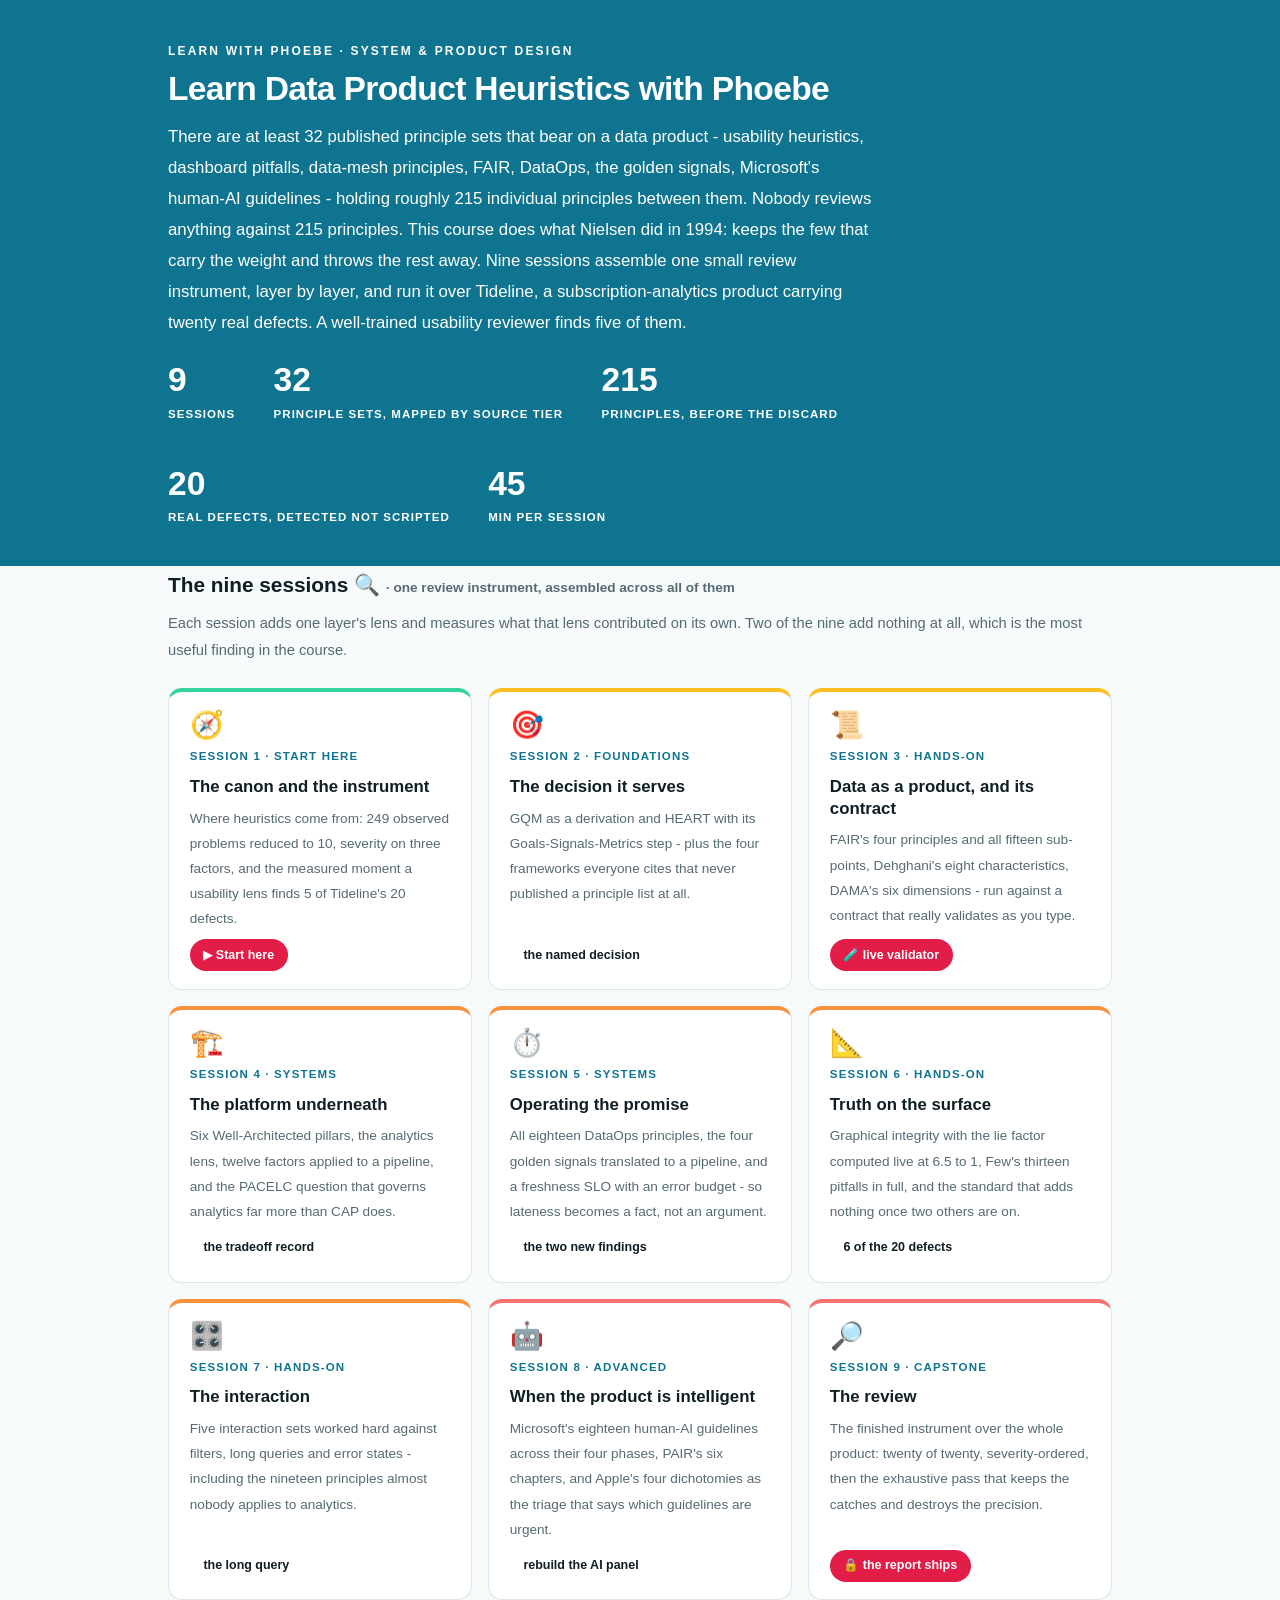
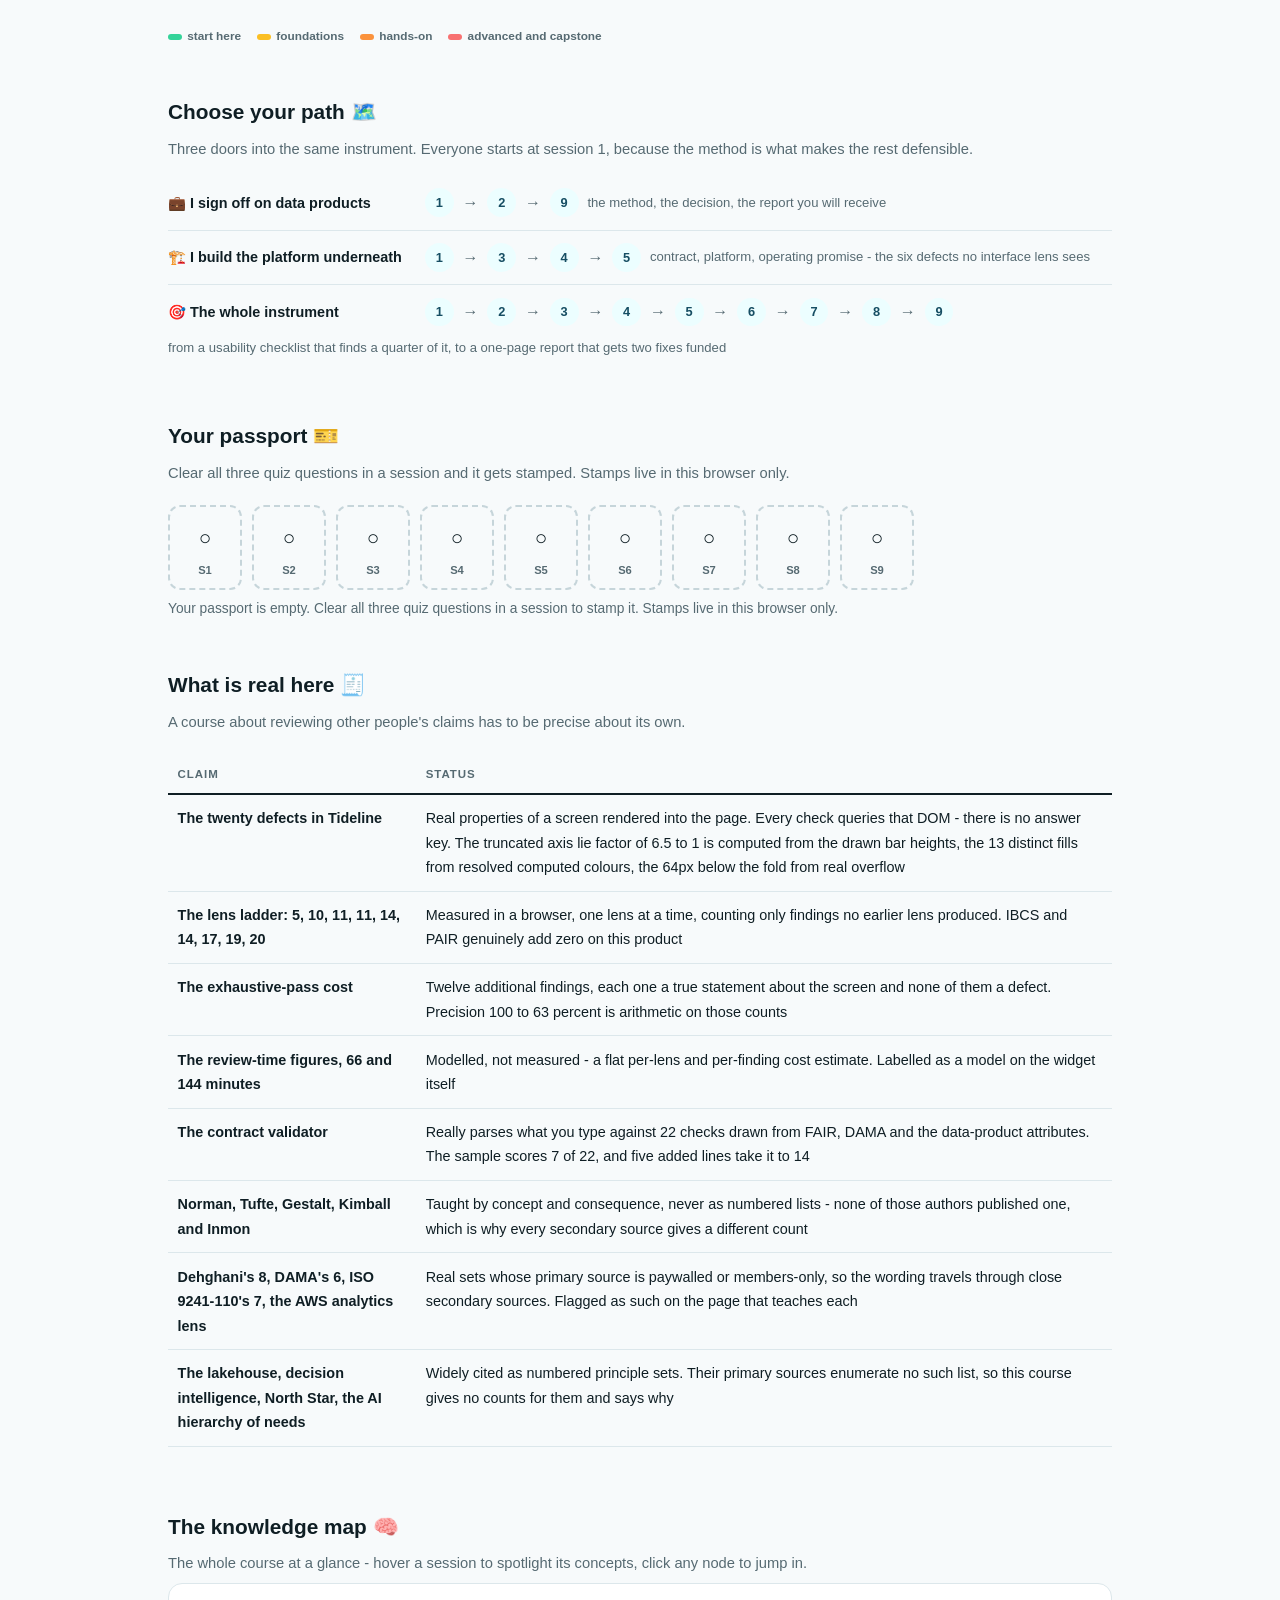
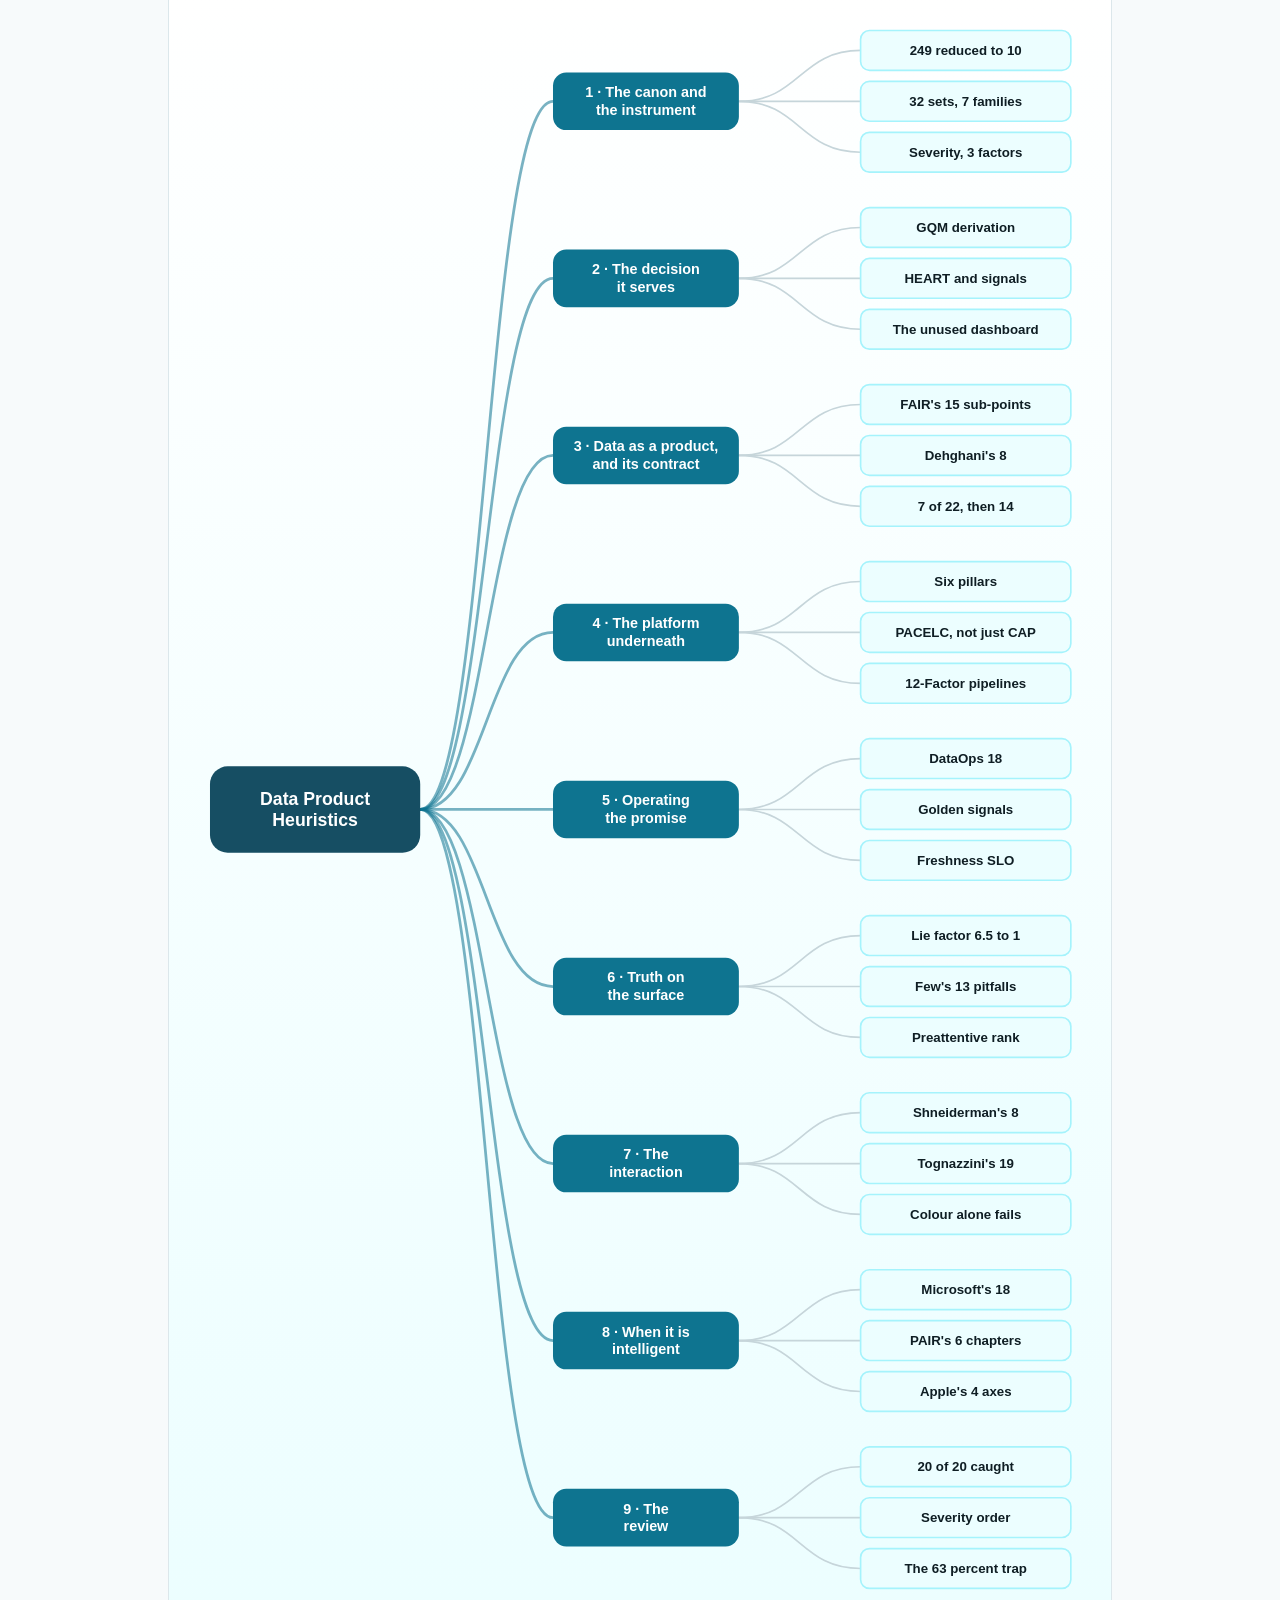
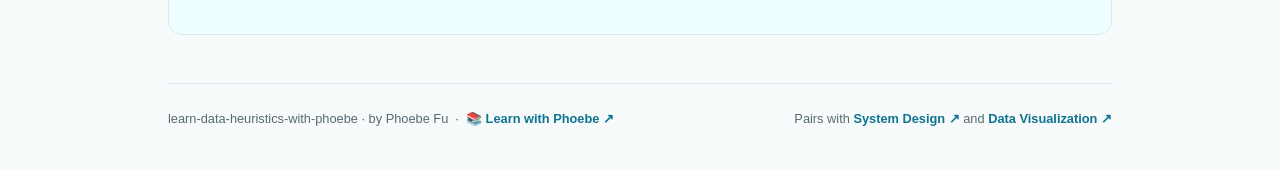
<file: index.html>
<!DOCTYPE html>
<html lang="en">
<head>
<meta charset="UTF-8">
<meta name="viewport" content="width=device-width, initial-scale=1.0">
<!-- social:start -->
<meta name="description" content="Nine sessions turning 32 published principle sets into one small review instrument for data and insights products - then running it over a real product with twenty real defects. Free, by Phoebe Fu.">
<meta property="og:type" content="website">
<meta property="og:site_name" content="Learn with Phoebe">
<meta property="og:title" content="Learn Data Product Heuristics with Phoebe">
<meta property="og:description" content="A usability lens finds 5 of 20 defects in a data product. Here is the instrument that finds all twenty.">
<meta property="og:url" content="https://phoebefu6.github.io/learn-data-heuristics-with-phoebe/">
<meta property="og:image" content="https://phoebefu6.github.io/learn-data-heuristics-with-phoebe/assets/og-cover.png">
<meta name="twitter:card" content="summary_large_image">
<meta name="twitter:title" content="Learn Data Product Heuristics with Phoebe">
<meta name="twitter:description" content="A usability lens finds 5 of 20 defects in a data product. Here is the instrument that finds all twenty.">
<meta name="twitter:image" content="https://phoebefu6.github.io/learn-data-heuristics-with-phoebe/assets/og-cover.png">
<!-- social:end -->
<title>Learn Data Product Heuristics with Phoebe</title>
<link rel="stylesheet" href="assets/style.css?v=27">
<style>

  .stats-row { display: flex; gap: 2.4rem; margin-top: 1.5rem; flex-wrap: wrap; }
  .stat b { display: block; font-size: 2.1rem; font-weight: 800; line-height: 1.05; font-variant-numeric: tabular-nums; }
  .stat span { font-size: .72rem; opacity: 1; text-transform: uppercase; letter-spacing: .09em; font-weight: 600; }

  .course-grid { display: grid; grid-template-columns: repeat(auto-fit, minmax(17rem, 1fr)); gap: 1rem; margin-top: 1.5rem; }
  .course-card {
    border: 1px solid var(--hairline);
    border-top: 4px solid var(--diff, var(--indigo));
    border-radius: var(--radius);
    padding: 1.2rem 1.3rem 1.1rem;
    display: flex;
    flex-direction: column;
    gap: .5rem;
    text-decoration: none;
    color: var(--ink);
    background: #fff;
    transition: box-shadow .15s ease, border-color .15s ease, transform .15s ease;
    position: relative;
  }
  .course-card:hover { border-color: var(--indigo-soft); border-top-color: var(--diff, var(--indigo)); box-shadow: 0 8px 28px rgba(14,116,144,.16); transform: translateY(-3px); }
  .course-card .cicon { font-size: 1.7rem; line-height: 1; }
  .course-card .cnum { font-size: .72rem; font-weight: 700; color: var(--indigo); text-transform: uppercase; letter-spacing: .1em; }
  .course-card h3 { font-size: 1.05rem; font-weight: 800; line-height: 1.3; }
  .course-card p { font-size: .85rem; color: var(--muted); flex: 1; }
  .course-card .meta { display: flex; gap: .4rem; flex-wrap: wrap; }

  .diff-legend { display: flex; gap: 1rem; margin-top: 1.6rem; font-size: .74rem; color: var(--muted); font-weight: 600; flex-wrap: wrap; }
  .diff-legend i { display: inline-block; width: .85rem; height: .35rem; border-radius: 999px; margin-right: .35rem; vertical-align: middle; }

  .paths { margin-top: 2.6rem; }
  .paths h2 { font-size: 1.3rem; font-weight: 800; margin-bottom: .3rem; }
  .paths .plede { color: var(--muted); font-size: .92rem; margin-bottom: .8rem; }
  .path { display: flex; gap: .55rem; align-items: center; padding: .75rem 0; border-bottom: .5px solid var(--hairline); flex-wrap: wrap; }
  .path:last-child { border-bottom: none; }
  .path b { min-width: 15.5rem; font-size: .9rem; }
  .path .pstep { background: var(--indigo-50); color: var(--indigo-deep); border-radius: 999px; padding: .16rem .68rem; font-weight: 700; font-size: .8rem; text-decoration: none; transition: all .12s ease; }
  .path .pstep:hover { background: var(--indigo); color: #fff; }
  .path .parr { color: var(--muted); font-weight: 700; }

  .mm-section { margin-top: 1.6rem; }
  .mm-section h2 { font-size: 1.3rem; font-weight: 800; margin-bottom: .2rem; }
  .mm-section .mm-lede { color: var(--muted); font-size: .92rem; margin-bottom: .4rem; }
  .mm-wrap { border: 1px solid var(--hairline); border-radius: var(--radius); background: linear-gradient(180deg,#fff,#ECFEFF); padding: .6rem; overflow-x: auto; }
  .mm-svg { width: 100%; height: auto; display: block; max-width: 60rem; margin: 0 auto; min-width: 34rem; }
  .mm-link { cursor: pointer; text-decoration: none; }
  .mm-node rect { transition: opacity .15s ease, filter .15s ease; }
  .mm-node text { pointer-events: none; }
  .mm-link:hover .mm-node rect { filter: brightness(1.06); }
  .mm-edge { transition: opacity .15s ease; }
</style>
</head>
<body>

<header class="masthead">
  <div class="wrap">
    <div class="eyebrow">Learn with Phoebe · System &amp; Product Design</div>
    <h1>Learn <span class="accent">Data Product Heuristics</span> with Phoebe</h1>
    <p class="sub">There are at least 32 published principle sets that bear on a data product - usability heuristics, dashboard pitfalls, data-mesh principles, FAIR, DataOps, the golden signals, Microsoft's human-AI guidelines - holding roughly 215 individual principles between them. Nobody reviews anything against 215 principles. This course does what Nielsen did in 1994: keeps the few that carry the weight and throws the rest away. Nine sessions assemble one small review instrument, layer by layer, and run it over Tideline, a subscription-analytics product carrying twenty real defects. A well-trained usability reviewer finds five of them.</p>
    <div class="stats-row">
      <div class="stat"><b data-count="9">9</b><span>sessions</span></div>
      <div class="stat"><b data-count="32">32</b><span>principle sets, mapped by source tier</span></div>
      <div class="stat"><b data-count="215">215</b><span>principles, before the discard</span></div>
      <div class="stat"><b data-count="20">20</b><span>real defects, detected not scripted</span></div>
      <div class="stat"><b data-count="45">45</b><span>min per session</span></div>
    </div>
  </div>
</header>

<main class="wrap">

  <section class="section">
    <div class="paths" style="margin-top:0">
      <h2>The nine sessions 🔍 <span style="font-size:.85rem;font-weight:600;color:var(--muted)">· one review instrument, assembled across all of them</span></h2>
      <p class="plede">Each session adds one layer's lens and measures what that lens contributed on its own. Two of the nine add nothing at all, which is the most useful finding in the course.</p>
    </div>

    <div class="course-grid">
      <a class="course-card" href="courses/01-the-canon.html" style="--diff:#34D399">
        <span class="cicon">🧭</span>
        <span class="cnum">Session 1 · start here</span>
        <h3>The canon and the instrument</h3>
        <p>Where heuristics come from: 249 observed problems reduced to 10, severity on three factors, and the measured moment a usability lens finds 5 of Tideline's 20 defects.</p>
        <span class="meta"><span class="pill amber">▶ Start here</span></span>
      </a>
      <a class="course-card" href="courses/02-the-decision-it-serves.html" style="--diff:#FBBF24">
        <span class="cicon">🎯</span>
        <span class="cnum">Session 2 · foundations</span>
        <h3>The decision it serves</h3>
        <p>GQM as a derivation and HEART with its Goals-Signals-Metrics step - plus the four frameworks everyone cites that never published a principle list at all.</p>
        <span class="meta"><span class="pill">the named decision</span></span>
      </a>
      <a class="course-card" href="courses/03-the-contract.html" style="--diff:#FBBF24">
        <span class="cicon">📜</span>
        <span class="cnum">Session 3 · hands-on</span>
        <h3>Data as a product, and its contract</h3>
        <p>FAIR's four principles and all fifteen sub-points, Dehghani's eight characteristics, DAMA's six dimensions - run against a contract that really validates as you type.</p>
        <span class="meta"><span class="pill amber">🧪 live validator</span></span>
      </a>
      <a class="course-card" href="courses/04-the-platform.html" style="--diff:#FB923C">
        <span class="cicon">🏗️</span>
        <span class="cnum">Session 4 · systems</span>
        <h3>The platform underneath</h3>
        <p>Six Well-Architected pillars, the analytics lens, twelve factors applied to a pipeline, and the PACELC question that governs analytics far more than CAP does.</p>
        <span class="meta"><span class="pill">the tradeoff record</span></span>
      </a>
      <a class="course-card" href="courses/05-operating-the-promise.html" style="--diff:#FB923C">
        <span class="cicon">⏱️</span>
        <span class="cnum">Session 5 · systems</span>
        <h3>Operating the promise</h3>
        <p>All eighteen DataOps principles, the four golden signals translated to a pipeline, and a freshness SLO with an error budget - so lateness becomes a fact, not an argument.</p>
        <span class="meta"><span class="pill">the two new findings</span></span>
      </a>
      <a class="course-card" href="courses/06-truth-on-the-surface.html" style="--diff:#FB923C">
        <span class="cicon">📐</span>
        <span class="cnum">Session 6 · hands-on</span>
        <h3>Truth on the surface</h3>
        <p>Graphical integrity with the lie factor computed live at 6.5 to 1, Few's thirteen pitfalls in full, and the standard that adds nothing once two others are on.</p>
        <span class="meta"><span class="pill">6 of the 20 defects</span></span>
      </a>
      <a class="course-card" href="courses/07-the-interaction.html" style="--diff:#FB923C">
        <span class="cicon">🎛️</span>
        <span class="cnum">Session 7 · hands-on</span>
        <h3>The interaction</h3>
        <p>Five interaction sets worked hard against filters, long queries and error states - including the nineteen principles almost nobody applies to analytics.</p>
        <span class="meta"><span class="pill">the long query</span></span>
      </a>
      <a class="course-card" href="courses/08-when-it-is-intelligent.html" style="--diff:#F87171">
        <span class="cicon">🤖</span>
        <span class="cnum">Session 8 · advanced</span>
        <h3>When the product is intelligent</h3>
        <p>Microsoft's eighteen human-AI guidelines across their four phases, PAIR's six chapters, and Apple's four dichotomies as the triage that says which guidelines are urgent.</p>
        <span class="meta"><span class="pill">rebuild the AI panel</span></span>
      </a>
      <a class="course-card" href="courses/09-the-review.html" style="--diff:#F87171">
        <span class="cicon">🔎</span>
        <span class="cnum">Session 9 · capstone</span>
        <h3>The review</h3>
        <p>The finished instrument over the whole product: twenty of twenty, severity-ordered, then the exhaustive pass that keeps the catches and destroys the precision.</p>
        <span class="meta"><span class="pill amber">🔒 the report ships</span></span>
      </a>
    </div>

    <div class="diff-legend">
      <span><i style="background:#34D399"></i>start here</span>
      <span><i style="background:#FBBF24"></i>foundations</span>
      <span><i style="background:#FB923C"></i>hands-on</span>
      <span><i style="background:#F87171"></i>advanced and capstone</span>
    </div>
  </section>

  <section class="section">
    <div class="paths">
      <h2>Choose your path 🗺️</h2>
      <p class="plede">Three doors into the same instrument. Everyone starts at session 1, because the method is what makes the rest defensible.</p>
      <div class="path"><b>💼 I sign off on data products</b>
        <a class="pstep" href="courses/01-the-canon.html">1</a>
        <span class="parr">→</span>
        <a class="pstep" href="courses/02-the-decision-it-serves.html">2</a>
        <span class="parr">→</span>
        <a class="pstep" href="courses/09-the-review.html">9</a>
        <span style="font-size:.82rem;color:var(--muted)">the method, the decision, the report you will receive</span>
      </div>
      <div class="path"><b>🏗️ I build the platform underneath</b>
        <a class="pstep" href="courses/01-the-canon.html">1</a>
        <span class="parr">→</span>
        <a class="pstep" href="courses/03-the-contract.html">3</a>
        <span class="parr">→</span>
        <a class="pstep" href="courses/04-the-platform.html">4</a>
        <span class="parr">→</span>
        <a class="pstep" href="courses/05-operating-the-promise.html">5</a>
        <span style="font-size:.82rem;color:var(--muted)">contract, platform, operating promise - the six defects no interface lens sees</span>
      </div>
      <div class="path"><b>🎯 The whole instrument</b>
        <a class="pstep" href="courses/01-the-canon.html">1</a>
        <span class="parr">→</span>
        <a class="pstep" href="courses/02-the-decision-it-serves.html">2</a>
        <span class="parr">→</span>
        <a class="pstep" href="courses/03-the-contract.html">3</a>
        <span class="parr">→</span>
        <a class="pstep" href="courses/04-the-platform.html">4</a>
        <span class="parr">→</span>
        <a class="pstep" href="courses/05-operating-the-promise.html">5</a>
        <span class="parr">→</span>
        <a class="pstep" href="courses/06-truth-on-the-surface.html">6</a>
        <span class="parr">→</span>
        <a class="pstep" href="courses/07-the-interaction.html">7</a>
        <span class="parr">→</span>
        <a class="pstep" href="courses/08-when-it-is-intelligent.html">8</a>
        <span class="parr">→</span>
        <a class="pstep" href="courses/09-the-review.html">9</a>
        <span style="font-size:.82rem;color:var(--muted)">from a usability checklist that finds a quarter of it, to a one-page report that gets two fixes funded</span>
      </div>
    </div>
  </section>

  <section class="section">
    <div class="paths" style="margin-top:0">
      <h2>Your passport 🎫</h2>
      <p class="plede">Clear all three quiz questions in a session and it gets stamped. Stamps live in this browser only.</p>
    </div>
    <div class="pp-strip"></div>
  </section>

  <section class="section">
    <div class="paths" style="margin-top:0">
      <h2>What is real here 🧾</h2>
      <p class="plede">A course about reviewing other people's claims has to be precise about its own.</p>
    </div>
    <table class="clean">
      <tr><th>Claim</th><th>Status</th></tr>
      <tr><td>The twenty defects in Tideline</td><td>Real properties of a screen rendered into the page. Every check queries that DOM - there is no answer key. The truncated axis lie factor of 6.5 to 1 is computed from the drawn bar heights, the 13 distinct fills from resolved computed colours, the 64px below the fold from real overflow</td></tr>
      <tr><td>The lens ladder: 5, 10, 11, 11, 14, 14, 17, 19, 20</td><td>Measured in a browser, one lens at a time, counting only findings no earlier lens produced. IBCS and PAIR genuinely add zero on this product</td></tr>
      <tr><td>The exhaustive-pass cost</td><td>Twelve additional findings, each one a true statement about the screen and none of them a defect. Precision 100 to 63 percent is arithmetic on those counts</td></tr>
      <tr><td>The review-time figures, 66 and 144 minutes</td><td>Modelled, not measured - a flat per-lens and per-finding cost estimate. Labelled as a model on the widget itself</td></tr>
      <tr><td>The contract validator</td><td>Really parses what you type against 22 checks drawn from FAIR, DAMA and the data-product attributes. The sample scores 7 of 22, and five added lines take it to 14</td></tr>
      <tr><td>Norman, Tufte, Gestalt, Kimball and Inmon</td><td>Taught by concept and consequence, never as numbered lists - none of those authors published one, which is why every secondary source gives a different count</td></tr>
      <tr><td>Dehghani's 8, DAMA's 6, ISO 9241-110's 7, the AWS analytics lens</td><td>Real sets whose primary source is paywalled or members-only, so the wording travels through close secondary sources. Flagged as such on the page that teaches each</td></tr>
      <tr><td>The lakehouse, decision intelligence, North Star, the AI hierarchy of needs</td><td>Widely cited as numbered principle sets. Their primary sources enumerate no such list, so this course gives no counts for them and says why</td></tr>
    </table>
  </section>

  <section class="section mm-section">
    <h2>The knowledge map 🧠</h2>
    <p class="mm-lede">The whole course at a glance - hover a session to spotlight its concepts, click any node to jump in.</p>
    <div class="mm-wrap"><div id="mindmap"></div></div>
  </section>

  <footer class="pagefoot">
    <span>learn-data-heuristics-with-phoebe · by Phoebe Fu &nbsp;·&nbsp; 📚 <a href="https://phoebefu6.github.io/learn-with-phoebe/">Learn with Phoebe ↗</a></span>
    <span>Pairs with <a href="https://phoebefu6.github.io/learn-system-design-with-phoebe/">System Design ↗</a> and <a href="https://phoebefu6.github.io/learn-dataviz-with-phoebe/">Data Visualization ↗</a></span>
  </footer>

</main>

<script>
window.MINDMAP_DATA = {
  "title": "Data Product\nHeuristics",
  "centerColor": "#164E63",
  "sessions": [
    {
      "label": "The canon and\nthe instrument",
      "href": "courses/01-the-canon.html",
      "color": "#34D399",
      "concepts": [
        {
          "label": "249 reduced to 10",
          "href": "courses/01-the-canon.html"
        },
        {
          "label": "32 sets, 7 families",
          "href": "courses/01-the-canon.html"
        },
        {
          "label": "Severity, 3 factors",
          "href": "courses/01-the-canon.html"
        }
      ]
    },
    {
      "label": "The decision\nit serves",
      "href": "courses/02-the-decision-it-serves.html",
      "color": "#FBBF24",
      "concepts": [
        {
          "label": "GQM derivation",
          "href": "courses/02-the-decision-it-serves.html"
        },
        {
          "label": "HEART and signals",
          "href": "courses/02-the-decision-it-serves.html"
        },
        {
          "label": "The unused dashboard",
          "href": "courses/02-the-decision-it-serves.html"
        }
      ]
    },
    {
      "label": "Data as a product,\nand its contract",
      "href": "courses/03-the-contract.html",
      "color": "#FBBF24",
      "concepts": [
        {
          "label": "FAIR's 15 sub-points",
          "href": "courses/03-the-contract.html"
        },
        {
          "label": "Dehghani's 8",
          "href": "courses/03-the-contract.html"
        },
        {
          "label": "7 of 22, then 14",
          "href": "courses/03-the-contract.html"
        }
      ]
    },
    {
      "label": "The platform\nunderneath",
      "href": "courses/04-the-platform.html",
      "color": "#FB923C",
      "concepts": [
        {
          "label": "Six pillars",
          "href": "courses/04-the-platform.html"
        },
        {
          "label": "PACELC, not just CAP",
          "href": "courses/04-the-platform.html"
        },
        {
          "label": "12-Factor pipelines",
          "href": "courses/04-the-platform.html"
        }
      ]
    },
    {
      "label": "Operating\nthe promise",
      "href": "courses/05-operating-the-promise.html",
      "color": "#FB923C",
      "concepts": [
        {
          "label": "DataOps 18",
          "href": "courses/05-operating-the-promise.html"
        },
        {
          "label": "Golden signals",
          "href": "courses/05-operating-the-promise.html"
        },
        {
          "label": "Freshness SLO",
          "href": "courses/05-operating-the-promise.html"
        }
      ]
    },
    {
      "label": "Truth on\nthe surface",
      "href": "courses/06-truth-on-the-surface.html",
      "color": "#FB923C",
      "concepts": [
        {
          "label": "Lie factor 6.5 to 1",
          "href": "courses/06-truth-on-the-surface.html"
        },
        {
          "label": "Few's 13 pitfalls",
          "href": "courses/06-truth-on-the-surface.html"
        },
        {
          "label": "Preattentive rank",
          "href": "courses/06-truth-on-the-surface.html"
        }
      ]
    },
    {
      "label": "The\ninteraction",
      "href": "courses/07-the-interaction.html",
      "color": "#FB923C",
      "concepts": [
        {
          "label": "Shneiderman's 8",
          "href": "courses/07-the-interaction.html"
        },
        {
          "label": "Tognazzini's 19",
          "href": "courses/07-the-interaction.html"
        },
        {
          "label": "Colour alone fails",
          "href": "courses/07-the-interaction.html"
        }
      ]
    },
    {
      "label": "When it is\nintelligent",
      "href": "courses/08-when-it-is-intelligent.html",
      "color": "#F87171",
      "concepts": [
        {
          "label": "Microsoft's 18",
          "href": "courses/08-when-it-is-intelligent.html"
        },
        {
          "label": "PAIR's 6 chapters",
          "href": "courses/08-when-it-is-intelligent.html"
        },
        {
          "label": "Apple's 4 axes",
          "href": "courses/08-when-it-is-intelligent.html"
        }
      ]
    },
    {
      "label": "The\nreview",
      "href": "courses/09-the-review.html",
      "color": "#F87171",
      "concepts": [
        {
          "label": "20 of 20 caught",
          "href": "courses/09-the-review.html"
        },
        {
          "label": "Severity order",
          "href": "courses/09-the-review.html"
        },
        {
          "label": "The 63 percent trap",
          "href": "courses/09-the-review.html"
        }
      ]
    }
  ]
};
</script>
<script src="assets/mindmap.js?v=2"></script>
<script src="assets/app.js?v=24"></script>
</body>
</html>
</file>
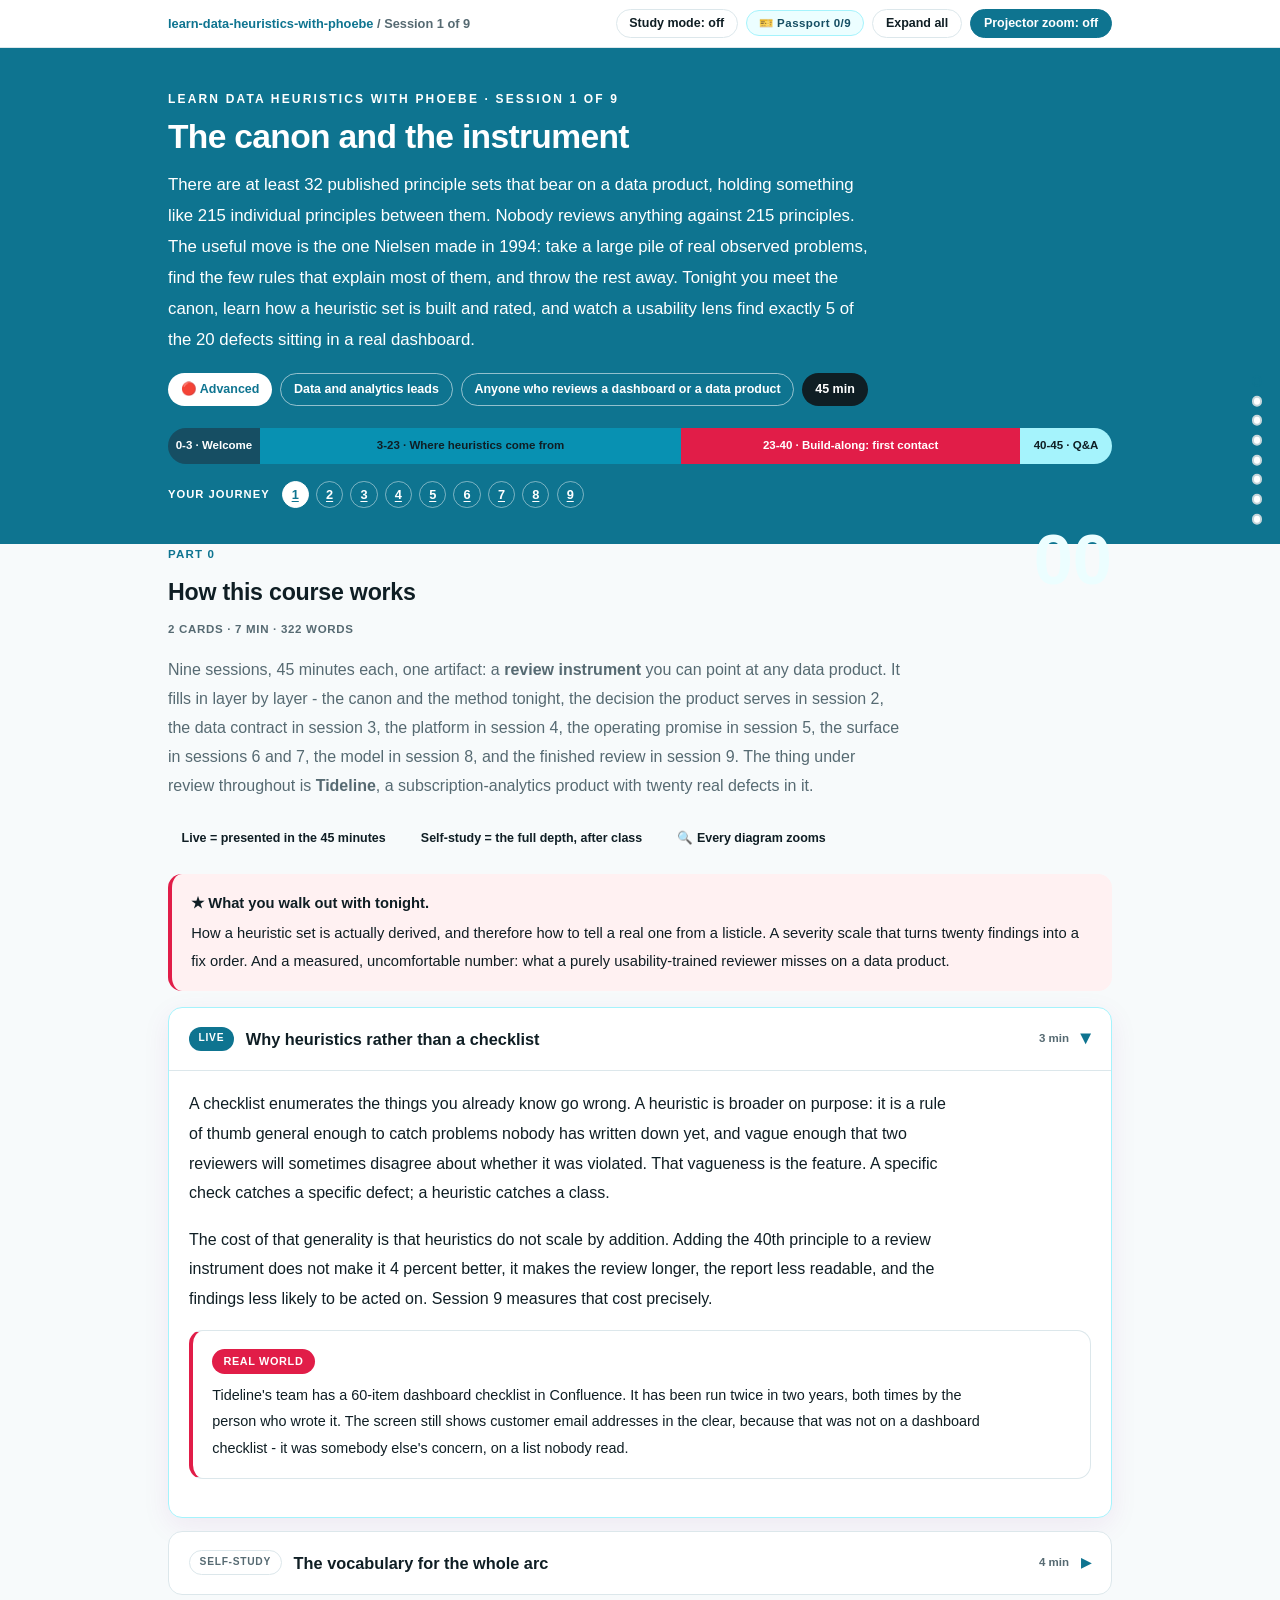
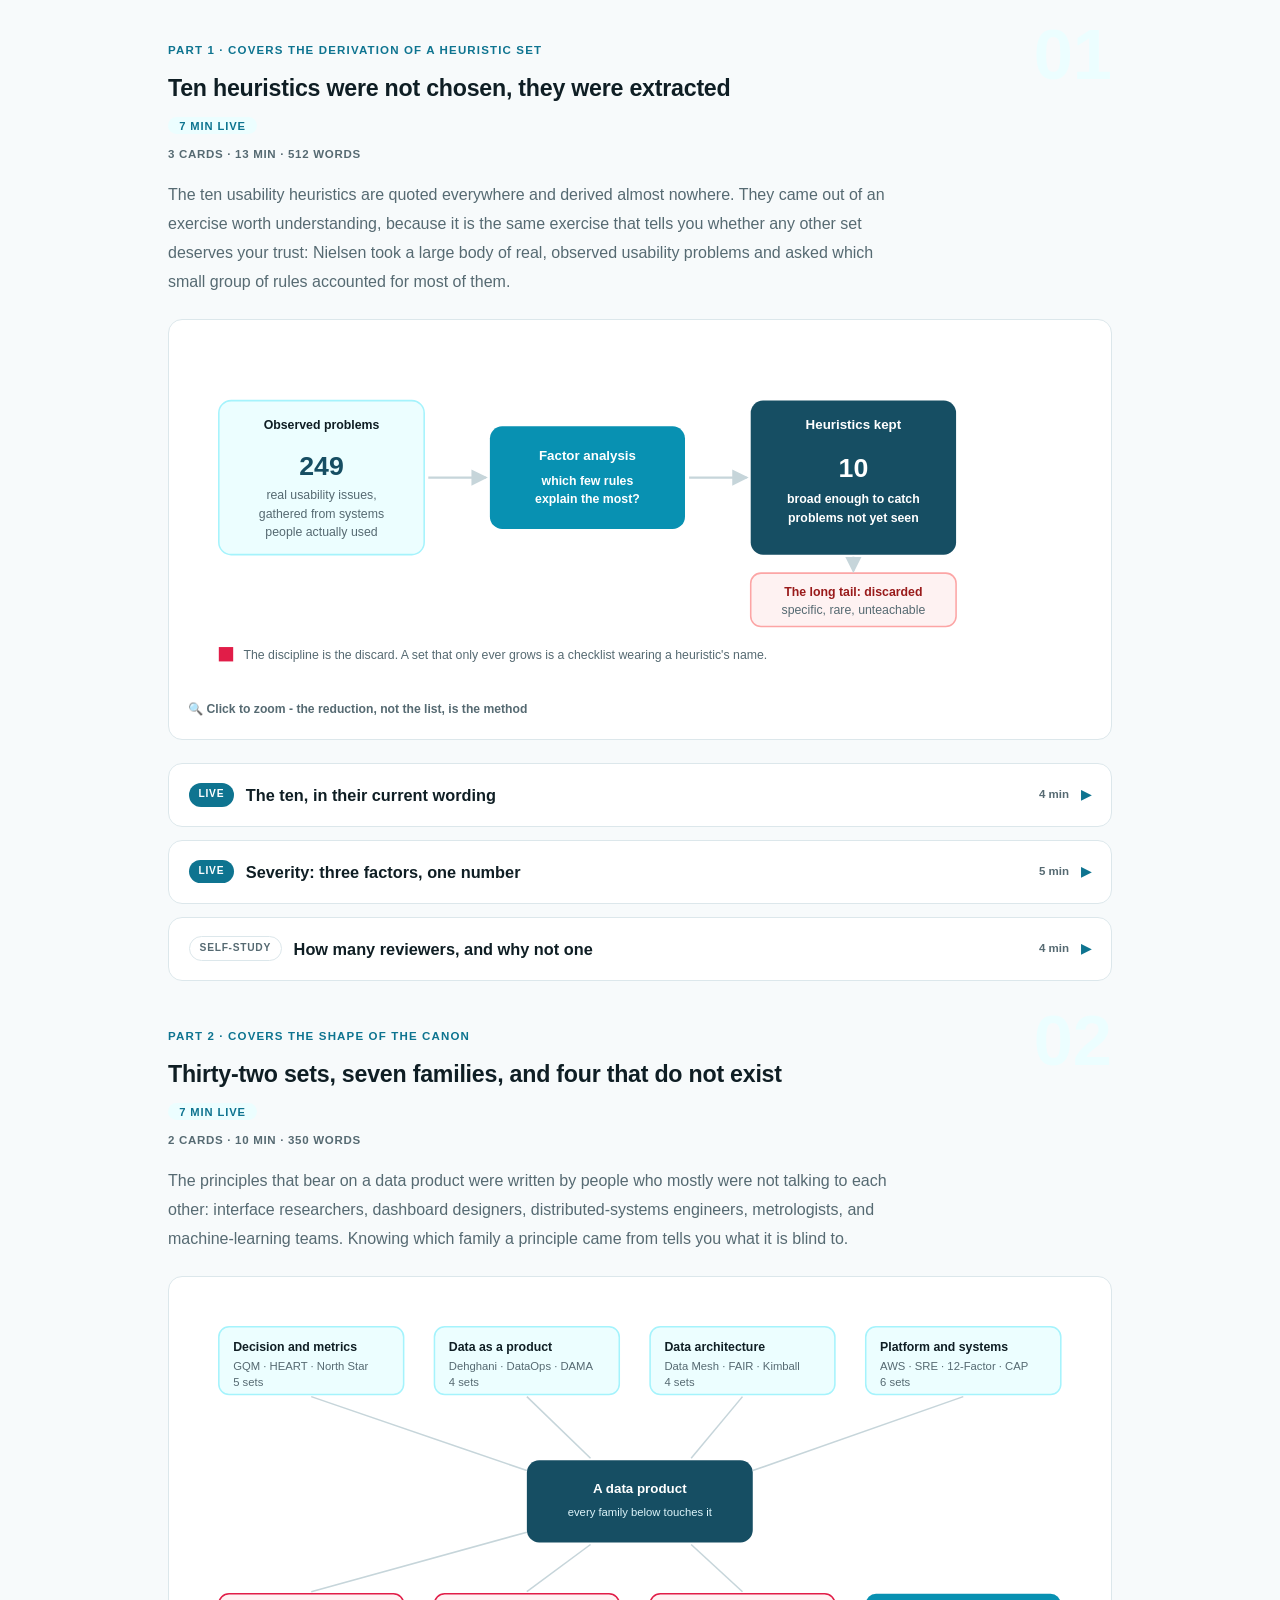
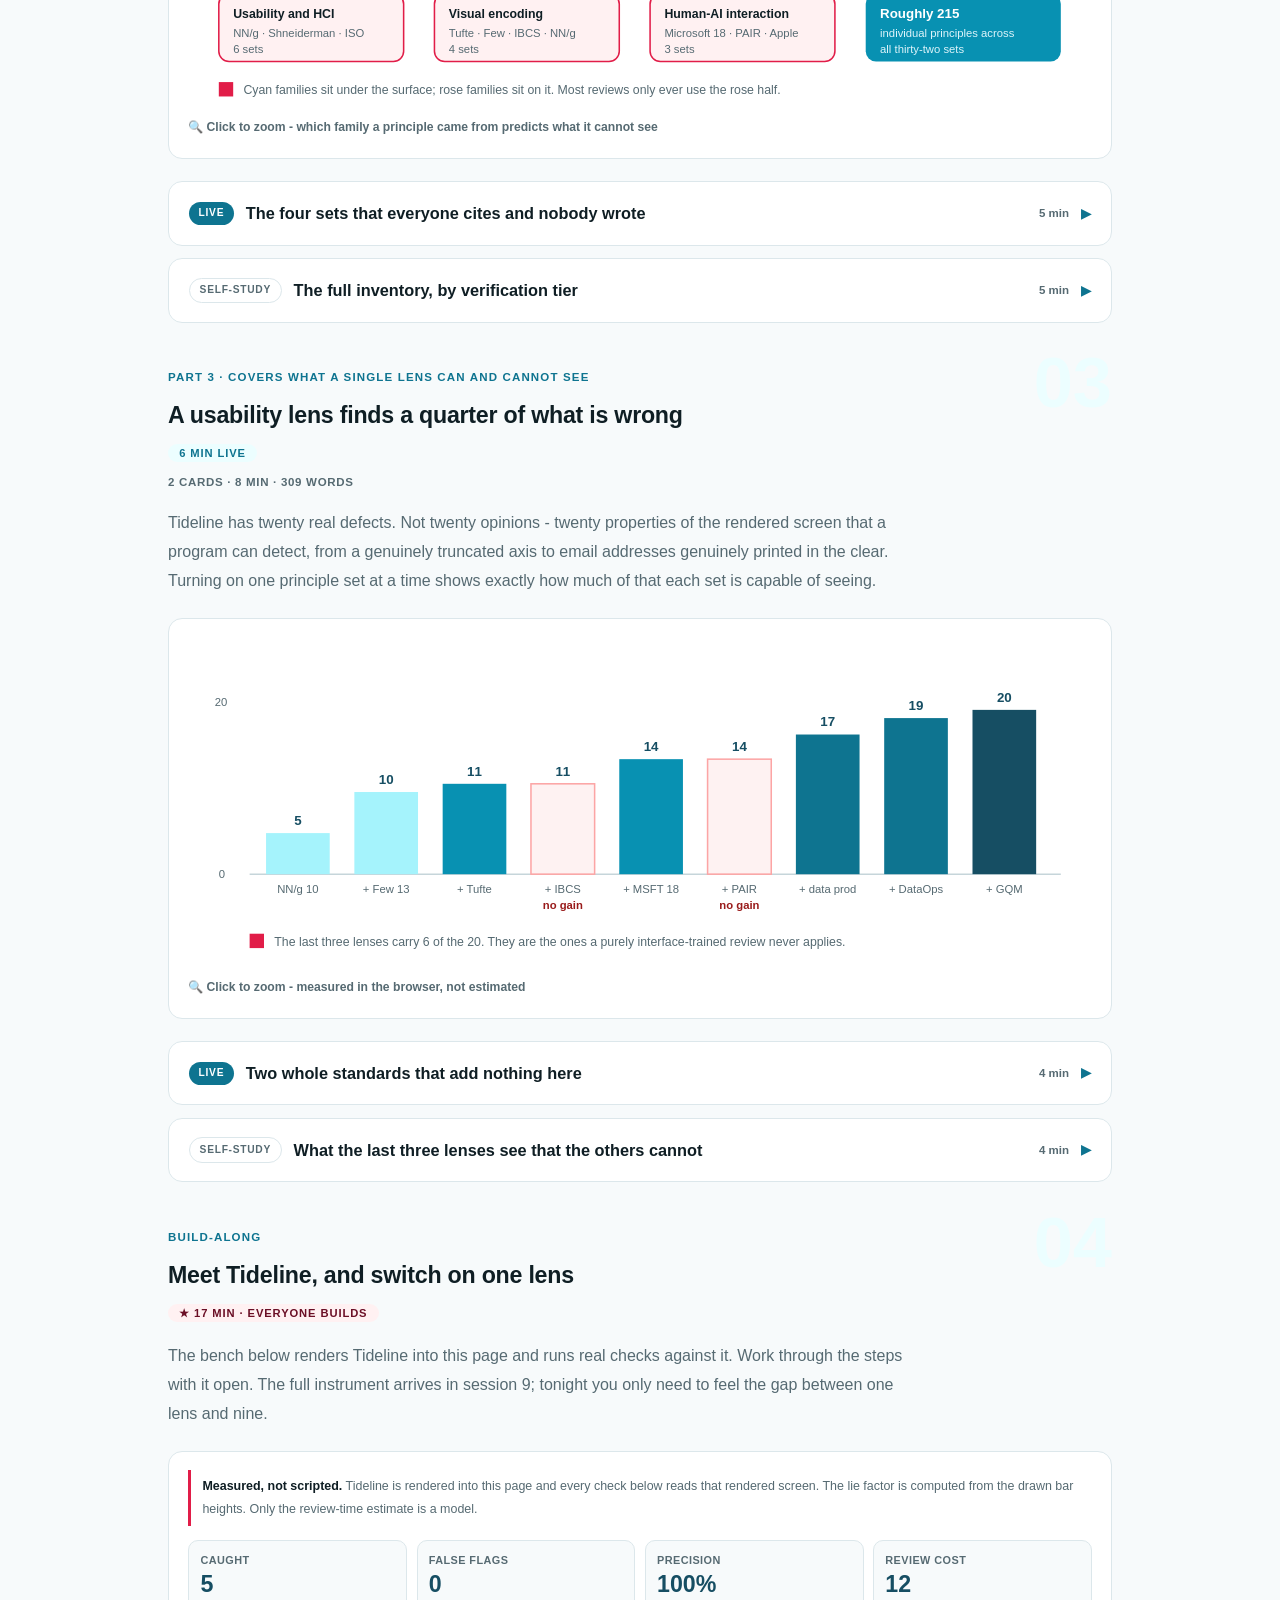
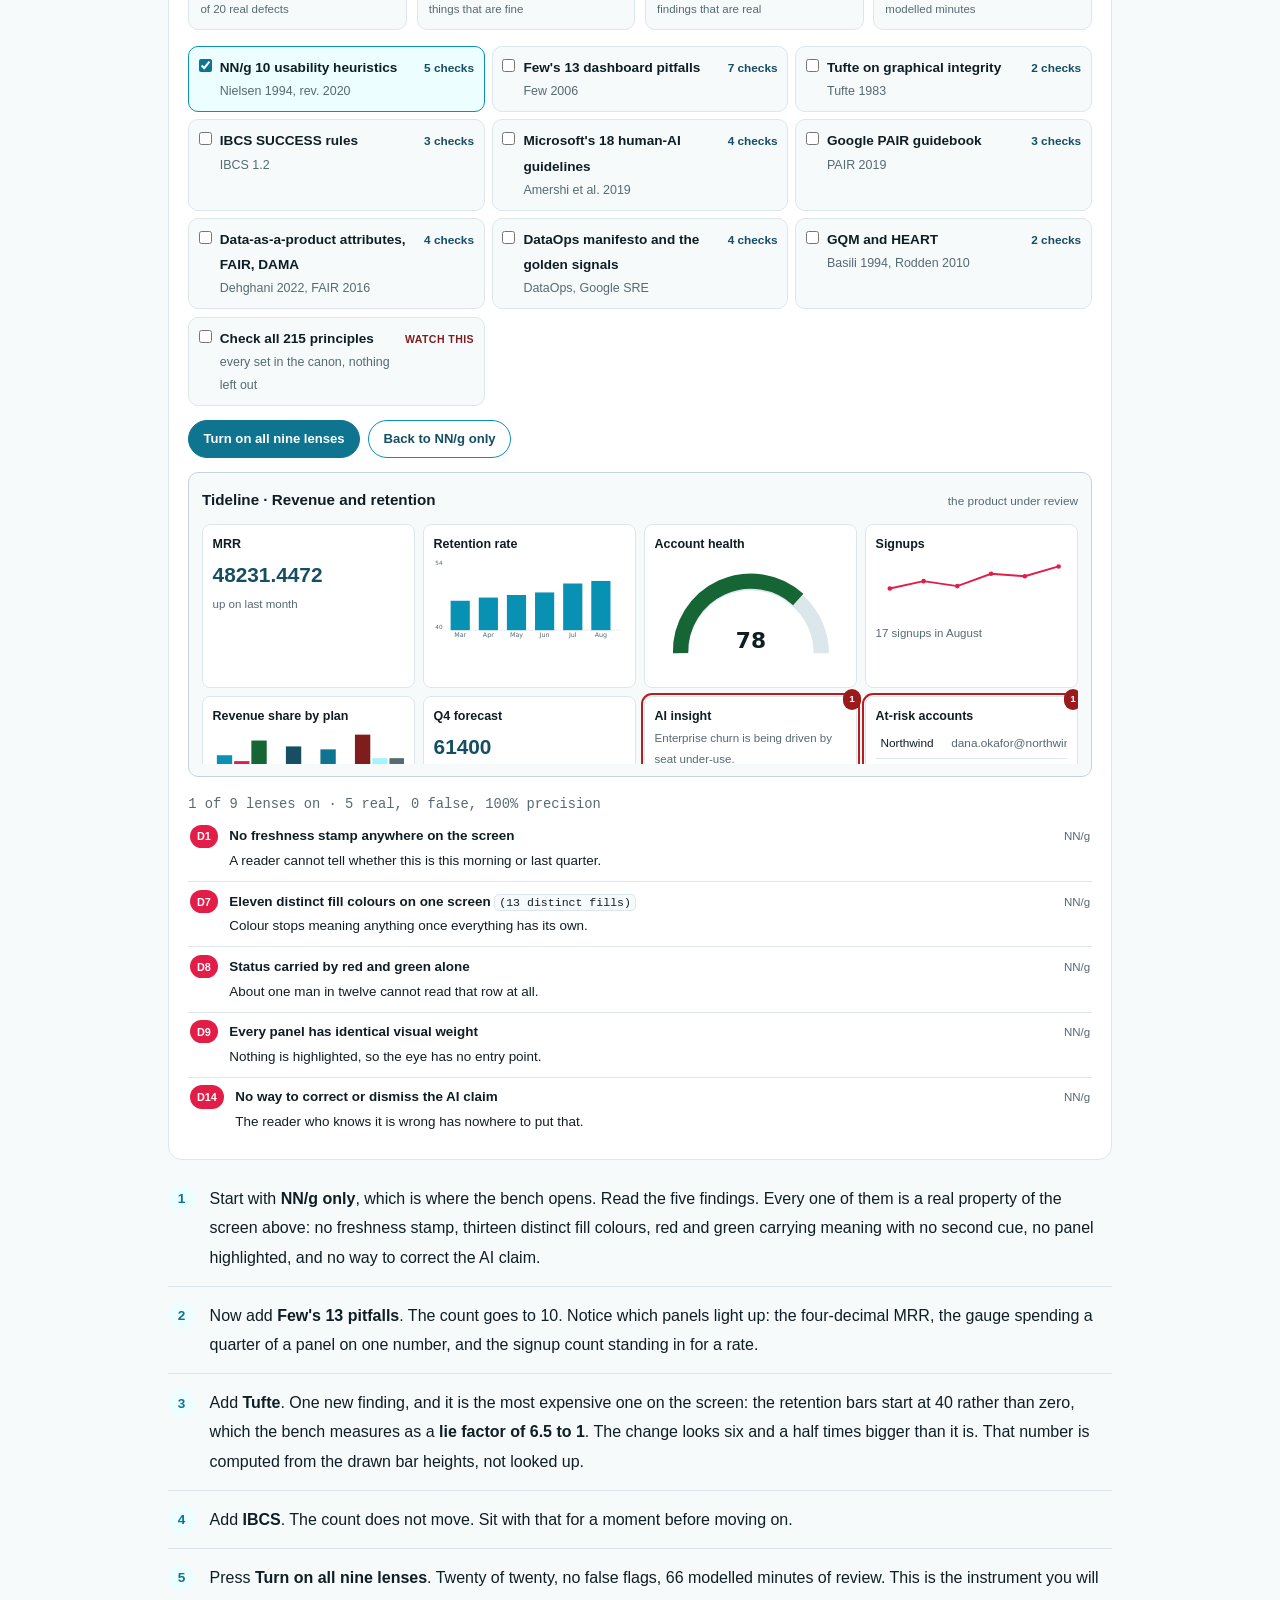
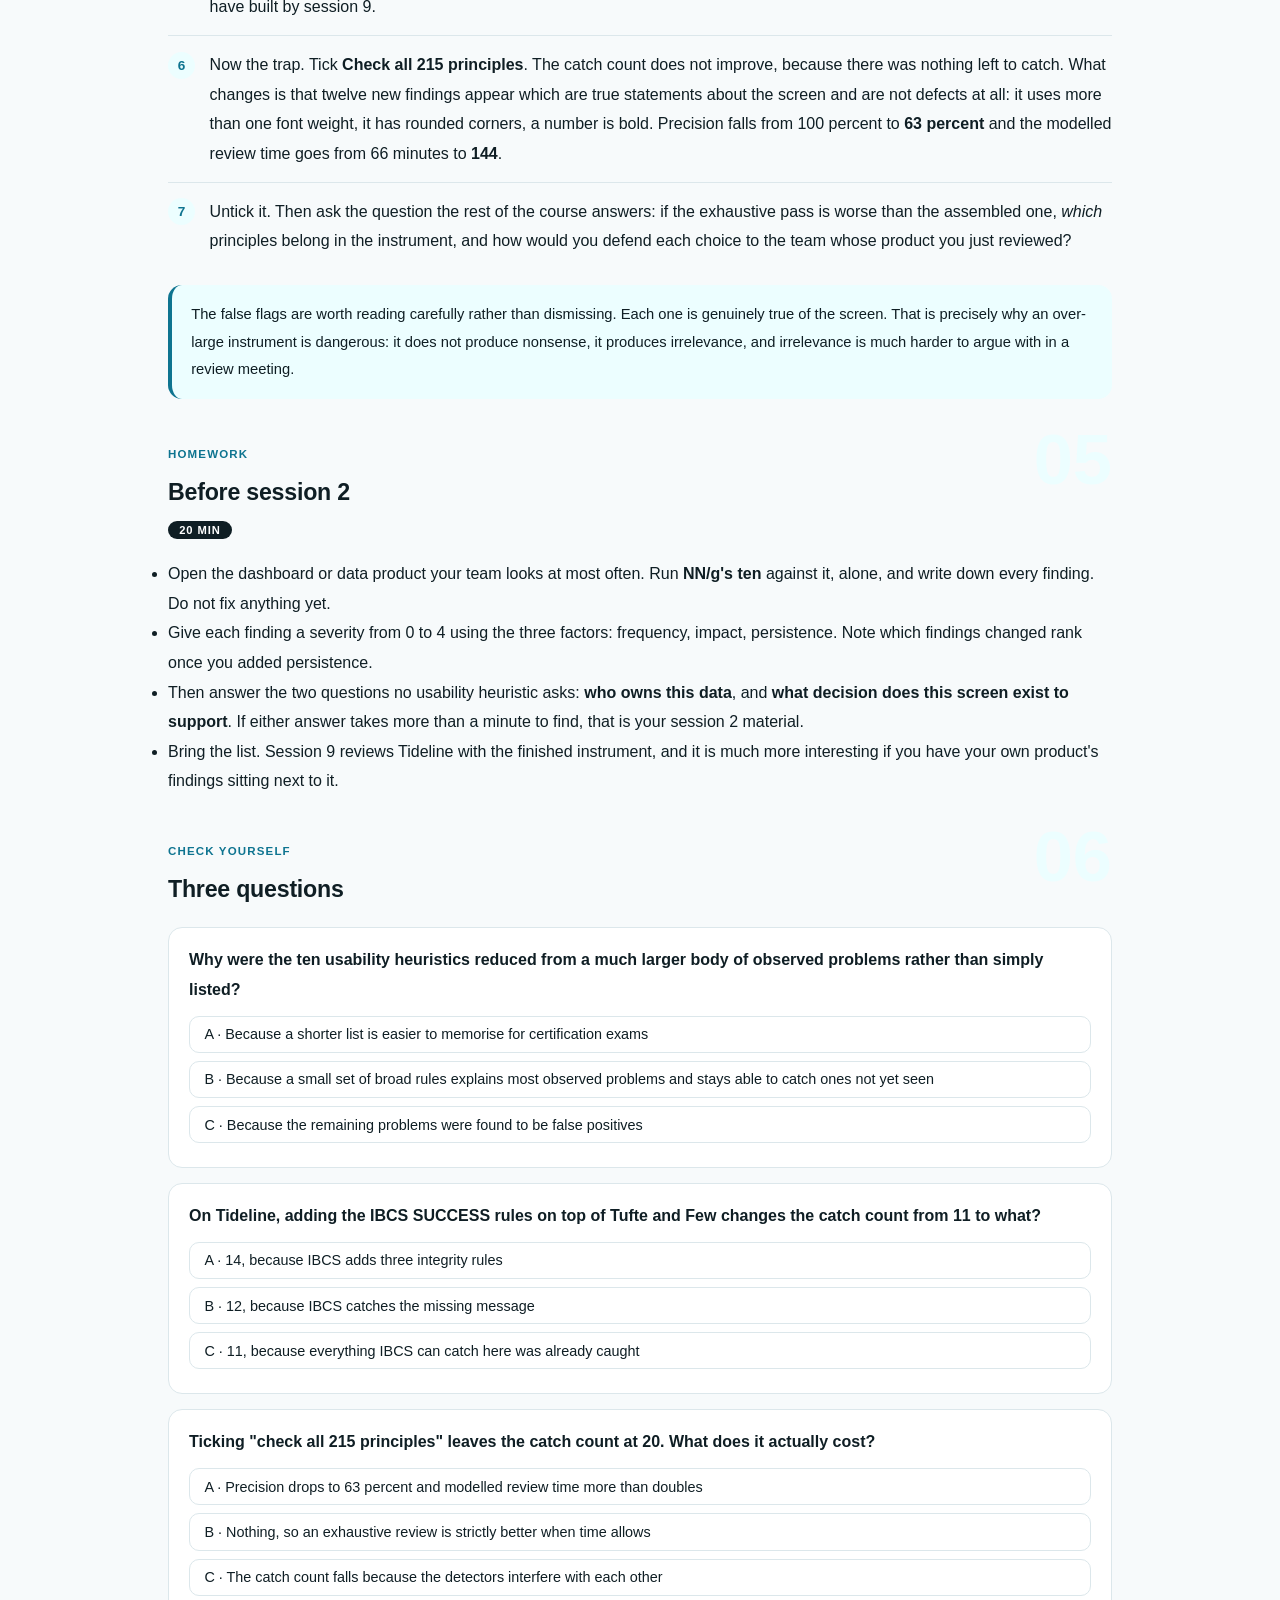
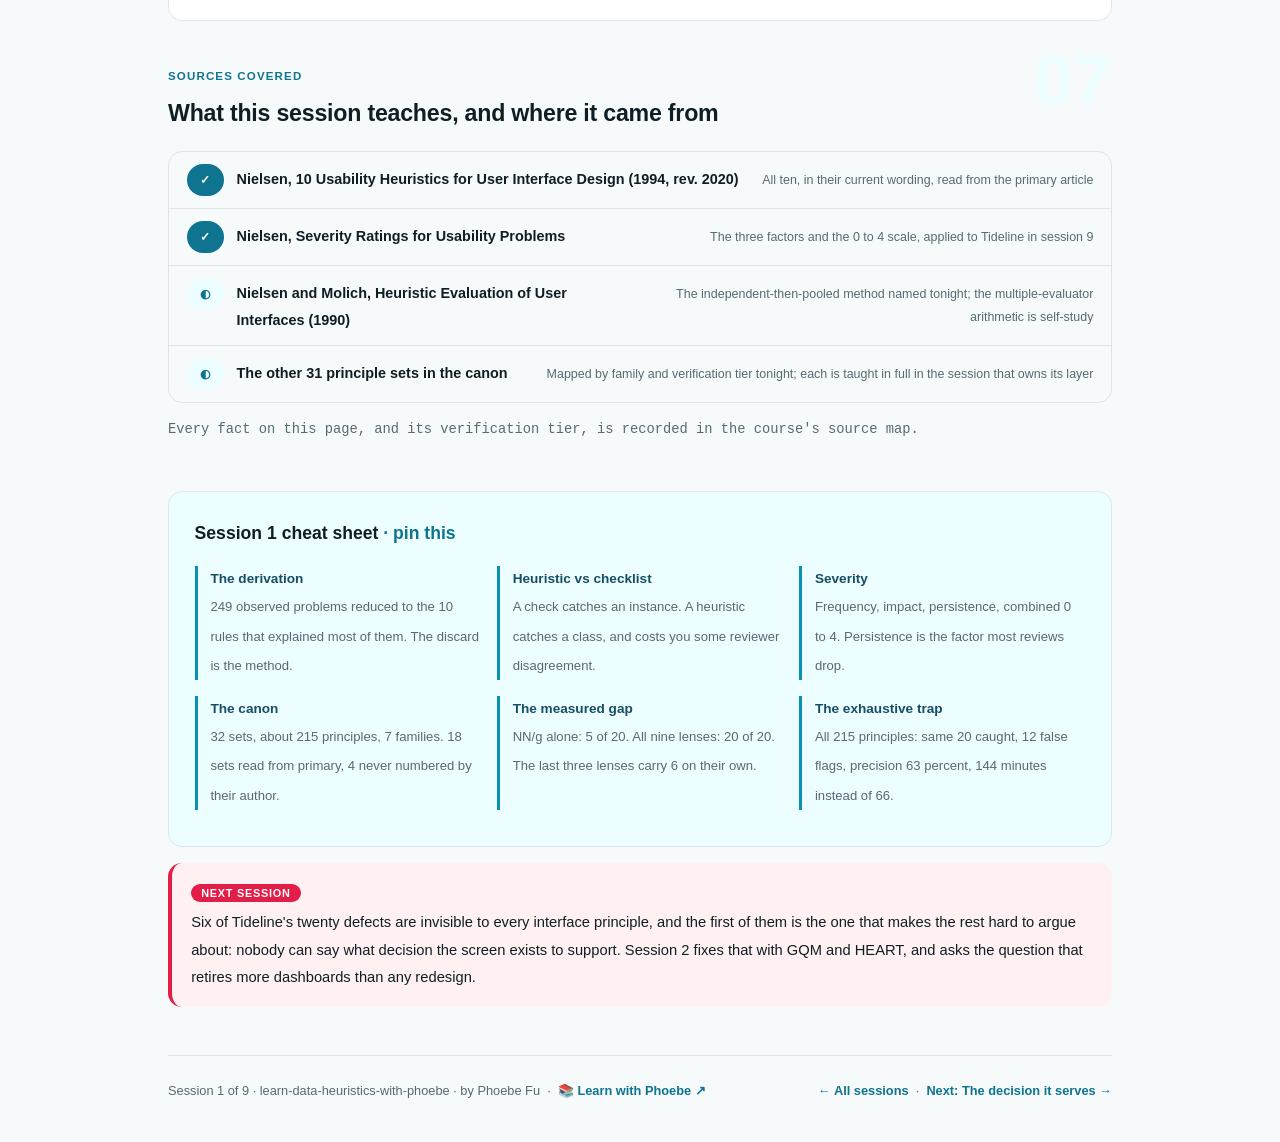
<file: courses/01-the-canon.html>
<!DOCTYPE html>
<html lang="en">
<head>
<meta charset="UTF-8">
<meta name="viewport" content="width=device-width, initial-scale=1.0">
<!-- social:start -->
<meta name="description" content="Session 1 of 9. Where design heuristics come from, why Nielsen cut 249 observed problems down to 10, and the measured reason a usability lens alone finds only 5 of the 20 defects in a data product.">
<meta property="og:type" content="article">
<meta property="og:site_name" content="Learn with Phoebe">
<meta property="og:title" content="The canon and the instrument - learn data heuristics with phoebe">
<meta property="og:description" content="Session 1 of 9. 32 principle sets, 215 principles, and why a small instrument beats a complete one.">
<meta property="og:url" content="https://phoebefu6.github.io/learn-data-heuristics-with-phoebe/courses/01-the-canon.html">
<meta property="og:image" content="https://phoebefu6.github.io/learn-data-heuristics-with-phoebe/assets/og-cover.png">
<meta property="og:image:width" content="1200">
<meta property="og:image:height" content="630">
<meta name="twitter:card" content="summary_large_image">
<meta name="twitter:title" content="The canon and the instrument - learn data heuristics with phoebe">
<meta name="twitter:description" content="Session 1 of 9. Why Nielsen cut 249 problems to 10, and what a UX-only lens misses.">
<meta name="twitter:image" content="https://phoebefu6.github.io/learn-data-heuristics-with-phoebe/assets/og-cover.png">
<!-- social:end -->
<title>Session 1 · The canon and the instrument - learn data heuristics with phoebe</title>
<link rel="stylesheet" href="../assets/style.css?v=26">
</head>
<body>

<div class="toolbar">
  <div class="wrap">
    <span class="crumb"><a href="../index.html">learn-data-heuristics-with-phoebe</a> / Session 1 of 9</span>
    <button class="btn" id="toggle-all" type="button">Expand all</button>
    <button class="btn primary" id="zoom-toggle" type="button">Projector zoom: off</button>
  </div>
</div>

<header class="masthead">
  <div class="wrap">
    <div class="eyebrow">Learn Data Heuristics with Phoebe · Session 1 of 9</div>
    <h1>The canon and the <span class="accent">instrument</span></h1>
    <p class="sub">There are at least 32 published principle sets that bear on a data product, holding something like 215 individual principles between them. Nobody reviews anything against 215 principles. The useful move is the one Nielsen made in 1994: take a large pile of real observed problems, find the few rules that explain most of them, and throw the rest away. Tonight you meet the canon, learn how a heuristic set is built and rated, and watch a usability lens find exactly 5 of the 20 defects sitting in a real dashboard.</p>
    <div class="chip-row">
      <span class="chip level">🔴 Advanced</span>
      <span class="chip audience">Data and analytics leads</span>
      <span class="chip audience">Anyone who reviews a dashboard or a data product</span>
      <span class="chip time">45 min</span>
    </div>
    <div class="agenda">
      <span class="a1" style="flex:1">0-3 · Welcome</span>
      <span class="a2" style="flex:5">3-23 · Where heuristics come from</span>
      <span class="a3" style="flex:4">23-40 · Build-along: first contact</span>
      <span class="a4" style="flex:1">40-45 · Q&amp;A</span>
    </div>
  </div>
</header>

<main class="wrap">

  <!-- ============ INTRO ============ -->
  <section class="section" id="intro">
    <div class="section-kicker">
      <span class="klabel">Part 0</span>
      <h2>How this course works</h2>
    </div>
    <p class="lede">Nine sessions, 45 minutes each, one artifact: a <strong>review instrument</strong> you can point at any data product. It fills in layer by layer - the canon and the method tonight, the decision the product serves in session 2, the data contract in session 3, the platform in session 4, the operating promise in session 5, the surface in sessions 6 and 7, the model in session 8, and the finished review in session 9. The thing under review throughout is <strong>Tideline</strong>, a subscription-analytics product with twenty real defects in it.</p>

    <div class="legend">
      <span class="pill">Live = presented in the 45 minutes</span>
      <span class="pill">Self-study = the full depth, after class</span>
      <span class="pill">🔍 Every diagram zooms</span>
    </div>

    <div class="callout win">
      <p><strong>★ What you walk out with tonight.</strong> How a heuristic set is actually derived, and therefore how to tell a real one from a listicle. A severity scale that turns twenty findings into a fix order. And a measured, uncomfortable number: what a purely usability-trained reviewer misses on a data product.</p>
    </div>

    <details class="card" open>
      <summary><span class="mode live">Live</span>Why heuristics rather than a checklist<span class="mini">3 min</span><span class="caret">▶</span></summary>
      <div class="body">
        <p>A checklist enumerates the things you already know go wrong. A heuristic is broader on purpose: it is a rule of thumb general enough to catch problems nobody has written down yet, and vague enough that two reviewers will sometimes disagree about whether it was violated. That vagueness is the feature. A specific check catches a specific defect; a heuristic catches a class.</p>
        <p>The cost of that generality is that heuristics do not scale by addition. Adding the 40th principle to a review instrument does not make it 4 percent better, it makes the review longer, the report less readable, and the findings less likely to be acted on. Session 9 measures that cost precisely.</p>
        <div class="callout example">
          <span class="ex-pill">Real world</span>
          <p>Tideline's team has a 60-item dashboard checklist in Confluence. It has been run twice in two years, both times by the person who wrote it. The screen still shows customer email addresses in the clear, because that was not on a dashboard checklist - it was somebody else's concern, on a list nobody read.</p>
        </div>
      </div>
    </details>

    <details class="card">
      <summary><span class="mode self">Self-study</span>The vocabulary for the whole arc<span class="mini">4 min</span><span class="caret">▶</span></summary>
      <div class="body">
        <ul>
          <li><strong>Heuristic evaluation</strong> - a small number of reviewers inspect an interface against a set of principles independently, then their findings are pooled. Nielsen and Molich introduced the method in 1990.</li>
          <li><strong>Lens</strong> - one named principle set, applied on its own so you can see what it does and does not catch. Session 9's bench toggles nine of them.</li>
          <li><strong>Severity</strong> - a rating combining how often a problem hits, how badly, and whether users learn to work around it. It is what converts a finding list into a fix order.</li>
          <li><strong>Precision</strong> - of everything the review flagged, the share that was really a defect. The number that collapses when an instrument gets too big.</li>
          <li><strong>Verification tier</strong> - whether a principle set was read from its primary source, from a close secondary, or from a book that never numbered its principles at all. Four of the most-cited sets fall in the last group.</li>
        </ul>
      </div>
    </details>
  </section>

  <!-- ============ PART 1 ============ -->
  <section class="section" id="part-1">
    <div class="section-kicker">
      <span class="klabel">Part 1 · covers the derivation of a heuristic set</span>
      <h2>Ten heuristics were not chosen, they were extracted</h2>
      <span class="tag concept">7 min live</span>
    </div>
    <p class="lede">The ten usability heuristics are quoted everywhere and derived almost nowhere. They came out of an exercise worth understanding, because it is the same exercise that tells you whether any other set deserves your trust: Nielsen took a large body of real, observed usability problems and asked which small group of rules accounted for most of them.</p>

    <figure class="zoomable">
      <svg viewBox="0 0 880 340" xmlns="http://www.w3.org/2000/svg" role="img" aria-label="A funnel: many observed usability problems are reduced by factor analysis to ten heuristics, which explain most of the problems while a long tail is deliberately discarded">
        <style>
          .c1aH { font: 800 13px Inter, sans-serif; fill: #fff; }
          .c1aB { font: 400 12px Inter, sans-serif; fill: #0F1E24; }
          .c1aK { font: 700 12px Inter, sans-serif; fill: #0F1E24; }
          .c1aW { font: 700 12px Inter, sans-serif; fill: #fff; }
          .c1aN { font: 400 12px Inter, sans-serif; fill: #566A72; }
          .c1aR { font: 700 12px Inter, sans-serif; fill: #991B1B; }
          .c1aBig { font: 800 26px Inter, sans-serif; fill: #164E63; }
        </style>
        <defs>
          <marker id="c1Ar" markerWidth="8" markerHeight="8" refX="7" refY="4" orient="auto"><path d="M0,0 L8,4 L0,8 z" fill="#C6D5DA"/></marker>
        </defs>

        <rect x="30" y="60" width="200" height="150" rx="12" fill="#ECFEFF" stroke="#A5F3FC" stroke-width="1.5"/>
        <text class="c1aK" x="130" y="88" text-anchor="middle">Observed problems</text>
        <text class="c1aBig" x="130" y="132" text-anchor="middle">249</text>
        <text class="c1aN" x="130" y="156" text-anchor="middle">real usability issues,</text>
        <text class="c1aN" x="130" y="174" text-anchor="middle">gathered from systems</text>
        <text class="c1aN" x="130" y="192" text-anchor="middle">people actually used</text>

        <line x1="234" y1="135" x2="290" y2="135" stroke="#C6D5DA" stroke-width="2" marker-end="url(#c1Ar)"/>

        <rect x="294" y="85" width="190" height="100" rx="12" fill="#0891B2"/>
        <text class="c1aH" x="389" y="118" text-anchor="middle">Factor analysis</text>
        <text class="c1aW" x="389" y="142" text-anchor="middle">which few rules</text>
        <text class="c1aW" x="389" y="160" text-anchor="middle">explain the most?</text>

        <line x1="488" y1="135" x2="544" y2="135" stroke="#C6D5DA" stroke-width="2" marker-end="url(#c1Ar)"/>

        <rect x="548" y="60" width="200" height="150" rx="12" fill="#164E63"/>
        <text class="c1aH" x="648" y="88" text-anchor="middle">Heuristics kept</text>
        <text class="c1aH" x="648" y="134" text-anchor="middle" style="font-size:26px">10</text>
        <text class="c1aW" x="648" y="160" text-anchor="middle">broad enough to catch</text>
        <text class="c1aW" x="648" y="178" text-anchor="middle">problems not yet seen</text>

        <rect x="548" y="228" width="200" height="52" rx="10" fill="#FEF2F2" stroke="#FCA5A5" stroke-width="1.5"/>
        <text class="c1aR" x="648" y="250" text-anchor="middle">The long tail: discarded</text>
        <text class="c1aN" x="648" y="268" text-anchor="middle">specific, rare, unteachable</text>
        <line x1="648" y1="212" x2="648" y2="226" stroke="#C6D5DA" stroke-width="2" marker-end="url(#c1Ar)"/>

        <rect x="30" y="300" width="14" height="14" fill="#E11D48"/>
        <text class="c1aN" x="54" y="312">The discipline is the discard. A set that only ever grows is a checklist wearing a heuristic's name.</text>
      </svg>
      <figcaption>🔍 Click to zoom - the reduction, not the list, is the method</figcaption>
    </figure>

    <details class="card">
      <summary><span class="mode live">Live</span>The ten, in their current wording<span class="mini">4 min</span><span class="caret">▶</span></summary>
      <div class="body">
        <p>Published in 1994 and revised in 2020, still the most-applied set in the field. The revision changed wording, not count.</p>
        <table class="clean">
          <thead><tr><th>#</th><th>Heuristic</th><th>What it asks of a data product</th></tr></thead>
          <tbody>
            <tr><td>1</td><td>Visibility of system status</td><td>Can a reader tell how fresh this is, and whether it loaded fully?</td></tr>
            <tr><td>2</td><td>Match between system and the real world</td><td>Do the measure names match what the business calls them?</td></tr>
            <tr><td>3</td><td>User control and freedom</td><td>Can a filter be undone without reloading the world?</td></tr>
            <tr><td>4</td><td>Consistency and standards</td><td>Does green mean the same thing on every panel?</td></tr>
            <tr><td>5</td><td>Error prevention</td><td>Can someone compare two incompatible measures by accident?</td></tr>
            <tr><td>6</td><td>Recognition rather than recall</td><td>Are units and definitions on the screen, or in someone's head?</td></tr>
            <tr><td>7</td><td>Flexibility and efficiency of use</td><td>Is there a fast path for the daily reader and a guided one for the rest?</td></tr>
            <tr><td>8</td><td>Aesthetic and minimalist design</td><td>Is every element on the screen earning its space?</td></tr>
            <tr><td>9</td><td>Help users recognize, diagnose and recover from errors</td><td>When a query fails, does the message say what to do?</td></tr>
            <tr><td>10</td><td>Help and documentation</td><td>Is the metric definition reachable from the number?</td></tr>
          </tbody>
        </table>
        <div class="callout example">
          <span class="ex-pill">Real world</span>
          <p>Heuristic 1 is the one that fires on Tideline immediately. There is no timestamp anywhere on the screen. Every reader in the Monday meeting assumes the number is current, and roughly one Monday a month it is not, because a load failed quietly on Sunday night.</p>
        </div>
      </div>
    </details>

    <details class="card">
      <summary><span class="mode live">Live</span>Severity: three factors, one number<span class="mini">5 min</span><span class="caret">▶</span></summary>
      <div class="body">
        <p>A finding without a severity is a complaint. Nielsen rates each problem on three factors and combines them:</p>
        <ul>
          <li><strong>Frequency</strong> - how often does a reader hit it? A defect on the panel everyone opens first outranks one three clicks deep.</li>
          <li><strong>Impact</strong> - when it hits, how much damage? Reading a truncated axis and drawing the wrong conclusion is expensive. Reading four decimal places is merely annoying.</li>
          <li><strong>Persistence</strong> - do people learn to work around it, or does it get them every single time? A one-time confusion is cheaper than a permanent trap.</li>
        </ul>
        <p>The combined rating runs 0 to 4, where 0 means "not a problem at all" and 4 means "fix before anything else ships". Session 9 puts three sliders on four of Tideline's findings, and the fix order genuinely reorders as you move them.</p>
        <div class="callout tip">
          <p>Persistence is the factor most reviews drop, and it is the one that separates a cosmetic issue from a structural one. A misleading axis never stops misleading, no matter how many times a reader sees it.</p>
        </div>
      </div>
    </details>

    <details class="card">
      <summary><span class="mode self">Self-study</span>How many reviewers, and why not one<span class="mini">4 min</span><span class="caret">▶</span></summary>
      <div class="body">
        <p>Heuristic evaluation is specified as an independent-then-pooled activity, and the reason is that a single reviewer finds a surprisingly small share of the problems present. Different reviewers notice different things, so their findings overlap far less than people expect. The standard advice is a handful of evaluators inspecting separately, with the aggregation happening afterwards.</p>
        <p>This matters for a data product more than for a website, because the relevant expertise is split across people. The person who spots the truncated axis is usually not the person who notices there is no owner on the dataset, and neither of them is the person who asks what decision the screen is for. Session 9's bench models that split as nine lenses; in a real review, some of those lenses are colleagues.</p>
      </div>
    </details>
  </section>

  <!-- ============ PART 2 ============ -->
  <section class="section" id="part-2">
    <div class="section-kicker">
      <span class="klabel">Part 2 · covers the shape of the canon</span>
      <h2>Thirty-two sets, seven families, and four that do not exist</h2>
      <span class="tag concept">7 min live</span>
    </div>
    <p class="lede">The principles that bear on a data product were written by people who mostly were not talking to each other: interface researchers, dashboard designers, distributed-systems engineers, metrologists, and machine-learning teams. Knowing which family a principle came from tells you what it is blind to.</p>

    <figure class="zoomable">
      <svg viewBox="0 0 880 400" xmlns="http://www.w3.org/2000/svg" role="img" aria-label="Seven families of principle sets arranged around a data product, from the decision it serves through contract, platform, operations, surface, interaction and model">
        <style>
          .c1bT { font: 700 12px Inter, sans-serif; fill: #0F1E24; }
          .c1bC { font: 400 11px Inter, sans-serif; fill: #566A72; }
          .c1bN { font: 400 12px Inter, sans-serif; fill: #566A72; }
          .c1bH { font: 800 13px Inter, sans-serif; fill: #fff; }
          .c1bW { font: 400 11px Inter, sans-serif; fill: #DDF4FA; }
        </style>
        <rect x="330" y="160" width="220" height="80" rx="12" fill="#164E63"/>
        <text class="c1bH" x="440" y="192" text-anchor="middle">A data product</text>
        <text class="c1bW" x="440" y="214" text-anchor="middle">every family below touches it</text>

        <rect x="30" y="30" width="180" height="66" rx="10" fill="#ECFEFF" stroke="#A5F3FC" stroke-width="1.5"/>
        <text class="c1bT" x="44" y="54">Decision and metrics</text>
        <text class="c1bC" x="44" y="72">GQM · HEART · North Star</text>
        <text class="c1bC" x="44" y="88">5 sets</text>

        <rect x="240" y="30" width="180" height="66" rx="10" fill="#ECFEFF" stroke="#A5F3FC" stroke-width="1.5"/>
        <text class="c1bT" x="254" y="54">Data as a product</text>
        <text class="c1bC" x="254" y="72">Dehghani · DataOps · DAMA</text>
        <text class="c1bC" x="254" y="88">4 sets</text>

        <rect x="450" y="30" width="180" height="66" rx="10" fill="#ECFEFF" stroke="#A5F3FC" stroke-width="1.5"/>
        <text class="c1bT" x="464" y="54">Data architecture</text>
        <text class="c1bC" x="464" y="72">Data Mesh · FAIR · Kimball</text>
        <text class="c1bC" x="464" y="88">4 sets</text>

        <rect x="660" y="30" width="190" height="66" rx="10" fill="#ECFEFF" stroke="#A5F3FC" stroke-width="1.5"/>
        <text class="c1bT" x="674" y="54">Platform and systems</text>
        <text class="c1bC" x="674" y="72">AWS · SRE · 12-Factor · CAP</text>
        <text class="c1bC" x="674" y="88">6 sets</text>

        <rect x="30" y="290" width="180" height="66" rx="10" fill="#FFF1F2" stroke="#E11D48" stroke-width="1.5"/>
        <text class="c1bT" x="44" y="314">Usability and HCI</text>
        <text class="c1bC" x="44" y="332">NN/g · Shneiderman · ISO</text>
        <text class="c1bC" x="44" y="348">6 sets</text>

        <rect x="240" y="290" width="180" height="66" rx="10" fill="#FFF1F2" stroke="#E11D48" stroke-width="1.5"/>
        <text class="c1bT" x="254" y="314">Visual encoding</text>
        <text class="c1bC" x="254" y="332">Tufte · Few · IBCS · NN/g</text>
        <text class="c1bC" x="254" y="348">4 sets</text>

        <rect x="450" y="290" width="180" height="66" rx="10" fill="#FFF1F2" stroke="#E11D48" stroke-width="1.5"/>
        <text class="c1bT" x="464" y="314">Human-AI interaction</text>
        <text class="c1bC" x="464" y="332">Microsoft 18 · PAIR · Apple</text>
        <text class="c1bC" x="464" y="348">3 sets</text>

        <rect x="660" y="290" width="190" height="66" rx="10" fill="#0891B2"/>
        <text class="c1bH" x="674" y="314">Roughly 215</text>
        <text class="c1bW" x="674" y="332">individual principles across</text>
        <text class="c1bW" x="674" y="348">all thirty-two sets</text>

        <line x1="120" y1="98" x2="330" y2="170" stroke="#C6D5DA" stroke-width="1.5"/>
        <line x1="330" y1="98" x2="392" y2="158" stroke="#C6D5DA" stroke-width="1.5"/>
        <line x1="540" y1="98" x2="490" y2="158" stroke="#C6D5DA" stroke-width="1.5"/>
        <line x1="755" y1="98" x2="550" y2="170" stroke="#C6D5DA" stroke-width="1.5"/>
        <line x1="120" y1="288" x2="330" y2="230" stroke="#C6D5DA" stroke-width="1.5"/>
        <line x1="330" y1="288" x2="392" y2="242" stroke="#C6D5DA" stroke-width="1.5"/>
        <line x1="540" y1="288" x2="490" y2="242" stroke="#C6D5DA" stroke-width="1.5"/>

        <rect x="30" y="376" width="14" height="14" fill="#E11D48"/>
        <text class="c1bN" x="54" y="388">Cyan families sit under the surface; rose families sit on it. Most reviews only ever use the rose half.</text>
      </svg>
      <figcaption>🔍 Click to zoom - which family a principle came from predicts what it cannot see</figcaption>
    </figure>

    <details class="card">
      <summary><span class="mode live">Live</span>The four sets that everyone cites and nobody wrote<span class="mini">5 min</span><span class="caret">▶</span></summary>
      <div class="body">
        <p>Some of the most-quoted "N principles of X" have no such list at their primary source. Quoting a count for these is citing something that was never published:</p>
        <table class="clean">
          <thead><tr><th>Commonly cited as</th><th>What the primary source actually contains</th></tr></thead>
          <tbody>
            <tr><td>The principles of the Lakehouse</td><td>The 2021 CIDR paper describes an architecture, with themes such as open formats and transactions on object storage. It enumerates no principles.</td></tr>
            <tr><td>Decision intelligence principles</td><td>Kozyrkov defines an interdisciplinary field and separates automatable from human decisions. There is no numbered framework.</td></tr>
            <tr><td>The North Star framework's principles</td><td>One north-star metric plus input metrics. A metric-selection method, not a principle set.</td></tr>
            <tr><td>The AI hierarchy of needs, with N layers</td><td>Rogati's 2017 pyramid is real and its argument holds, but published renderings differ on whether it has four layers or six.</td></tr>
          </tbody>
        </table>
        <div class="callout warn">
          <p>Three more sets are real but access-gated, so their exact wording travels through secondary sources: Dehghani's eight data-product characteristics live in a paid book, DAMA UK's six data-quality dimensions in a members-only whitepaper, and ISO 9241-110's seven dialogue principles behind an ISO paywall. Cite them by source and say which tier you read.</p>
        </div>
      </div>
    </details>

    <details class="card">
      <summary><span class="mode self">Self-study</span>The full inventory, by verification tier<span class="mini">5 min</span><span class="caret">▶</span></summary>
      <div class="body">
        <p><strong>Read from the primary source.</strong> NN/g's 10 heuristics. Shneiderman's 8 golden rules. Tognazzini's 19 interaction principles. Few's 13 dashboard pitfalls. Microsoft's 18 human-AI guidelines. Google PAIR's 6 chapters. NN/g's dashboard guidance. Data Mesh's 4 principles. FAIR's 4 principles and 15 sub-points. The DataOps manifesto's 18. The Agile manifesto's 12. AWS Well-Architected's 6 pillars. Google SRE's 4 golden signals. The 12-Factor App. The Reactive manifesto's 4 traits. GQM. HEART's 5. CAP and PACELC.</p>
        <p><strong>Real, but read through a close secondary.</strong> Dehghani's 8 characteristics. DAMA UK's 6 dimensions. AWS's Analytics Lens design principles. ISO 9241-110's 7.</p>
        <p><strong>Book-only, never numbered by their author.</strong> Norman's design principles. Tufte's principles. Gestalt's laws of perception. Kimball and Inmon's tenets. All four are genuinely foundational and none of them ships as a canonical numbered list, which is why every secondary source gives a slightly different count.</p>
        <p>The point of tracking the tier is not pedantry. A principle you can quote exactly can be argued about precisely; a principle you absorbed from a blog post that misremembered a book cannot.</p>
      </div>
    </details>
  </section>

  <!-- ============ PART 3 ============ -->
  <section class="section" id="part-3">
    <div class="section-kicker">
      <span class="klabel">Part 3 · covers what a single lens can and cannot see</span>
      <h2>A usability lens finds a quarter of what is wrong</h2>
      <span class="tag concept">6 min live</span>
    </div>
    <p class="lede">Tideline has twenty real defects. Not twenty opinions - twenty properties of the rendered screen that a program can detect, from a genuinely truncated axis to email addresses genuinely printed in the clear. Turning on one principle set at a time shows exactly how much of that each set is capable of seeing.</p>

    <figure class="zoomable">
      <svg viewBox="0 0 880 320" xmlns="http://www.w3.org/2000/svg" role="img" aria-label="A stepped bar chart of cumulative defects caught as each lens is added, rising from five with usability heuristics alone to twenty with all nine lenses, with two lenses adding nothing">
        <style>
          .c1cL { font: 400 11px Inter, sans-serif; fill: #566A72; }
          .c1cV { font: 800 13px Inter, sans-serif; fill: #164E63; }
          .c1cN { font: 400 12px Inter, sans-serif; fill: #566A72; }
          .c1cF { font: 700 11px Inter, sans-serif; fill: #991B1B; }
        </style>
        <line x1="60" y1="230" x2="850" y2="230" stroke="#C6D5DA" stroke-width="1.5"/>
        <text class="c1cL" x="30" y="234">0</text>
        <text class="c1cL" x="26" y="66">20</text>

        <rect x="76" y="190" width="62" height="40" fill="#A5F3FC"/>
        <text class="c1cV" x="107" y="182" text-anchor="middle">5</text>
        <text class="c1cL" x="107" y="248" text-anchor="middle">NN/g 10</text>

        <rect x="162" y="150" width="62" height="80" fill="#A5F3FC"/>
        <text class="c1cV" x="193" y="142" text-anchor="middle">10</text>
        <text class="c1cL" x="193" y="248" text-anchor="middle">+ Few 13</text>

        <rect x="248" y="142" width="62" height="88" fill="#0891B2"/>
        <text class="c1cV" x="279" y="134" text-anchor="middle">11</text>
        <text class="c1cL" x="279" y="248" text-anchor="middle">+ Tufte</text>

        <rect x="334" y="142" width="62" height="88" fill="#FEF2F2" stroke="#FCA5A5" stroke-width="1.5"/>
        <text class="c1cV" x="365" y="134" text-anchor="middle">11</text>
        <text class="c1cL" x="365" y="248" text-anchor="middle">+ IBCS</text>
        <text class="c1cF" x="365" y="264" text-anchor="middle">no gain</text>

        <rect x="420" y="118" width="62" height="112" fill="#0891B2"/>
        <text class="c1cV" x="451" y="110" text-anchor="middle">14</text>
        <text class="c1cL" x="451" y="248" text-anchor="middle">+ MSFT 18</text>

        <rect x="506" y="118" width="62" height="112" fill="#FEF2F2" stroke="#FCA5A5" stroke-width="1.5"/>
        <text class="c1cV" x="537" y="110" text-anchor="middle">14</text>
        <text class="c1cL" x="537" y="248" text-anchor="middle">+ PAIR</text>
        <text class="c1cF" x="537" y="264" text-anchor="middle">no gain</text>

        <rect x="592" y="94" width="62" height="136" fill="#0E7490"/>
        <text class="c1cV" x="623" y="86" text-anchor="middle">17</text>
        <text class="c1cL" x="623" y="248" text-anchor="middle">+ data prod</text>

        <rect x="678" y="78" width="62" height="152" fill="#0E7490"/>
        <text class="c1cV" x="709" y="70" text-anchor="middle">19</text>
        <text class="c1cL" x="709" y="248" text-anchor="middle">+ DataOps</text>

        <rect x="764" y="70" width="62" height="160" fill="#164E63"/>
        <text class="c1cV" x="795" y="62" text-anchor="middle">20</text>
        <text class="c1cL" x="795" y="248" text-anchor="middle">+ GQM</text>

        <rect x="60" y="288" width="14" height="14" fill="#E11D48"/>
        <text class="c1cN" x="84" y="300">The last three lenses carry 6 of the 20. They are the ones a purely interface-trained review never applies.</text>
      </svg>
      <figcaption>🔍 Click to zoom - measured in the browser, not estimated</figcaption>
    </figure>

    <details class="card">
      <summary><span class="mode live">Live</span>Two whole standards that add nothing here<span class="mini">4 min</span><span class="caret">▶</span></summary>
      <div class="body">
        <p>IBCS is a seven-rule reporting standard used across European enterprise finance. Google PAIR is a six-chapter guidebook from the team that coined much of the human-centred AI vocabulary. On Tideline, both add <strong>zero</strong> new findings, because everything they can catch has already been caught by a set that was switched on earlier.</p>
        <p>That is not a criticism of either. It is the single most useful property of a review instrument, and the reason instruments must be assembled rather than accumulated: <strong>overlap is the norm, not the exception</strong>. Nine sets holding well over a hundred principles between them resolve to twenty distinct findings on one screen.</p>
        <div class="callout example">
          <span class="ex-pill">Real world</span>
          <p>A team that adopts three dashboard standards at once usually believes it has tripled its coverage. What it has actually done is triple its review time and produce a report with three names attached to each finding. The measured gain from adding IBCS on top of Tufte and Few here is nothing at all.</p>
        </div>
      </div>
    </details>

    <details class="card">
      <summary><span class="mode self">Self-study</span>What the last three lenses see that the others cannot<span class="mini">4 min</span><span class="caret">▶</span></summary>
      <div class="body">
        <p>Six of Tideline's twenty defects are invisible to every interface-oriented set, because they are not properties of the interface at all:</p>
        <ul>
          <li><strong>No owner named</strong> for the screen or its data. A number nobody owns is a number nobody fixes.</li>
          <li><strong>No lineage</strong> for any measure, so when two screens disagree there is no way to find out why.</li>
          <li><strong>Email addresses shown in the clear</strong>, on a screen anyone with the link can open.</li>
          <li><strong>No freshness promise</strong>, which means the pipeline cannot be late, because nothing was ever promised.</li>
          <li><strong>No evidence the data was tested</strong> before it landed, so the first person to notice bad data is the reader.</li>
          <li><strong>No named decision</strong> the screen exists to support, which means there is no test for whether it works.</li>
        </ul>
        <p>Sessions 2 through 5 are about those six. They are the reason this course exists rather than pointing you at a usability checklist.</p>
      </div>
    </details>
  </section>

  <!-- ============ DEMO ============ -->
  <section class="section" id="demo-1">
    <div class="section-kicker">
      <span class="klabel">Build-along</span>
      <h2>Meet Tideline, and switch on one lens</h2>
      <span class="tag demo">★ 17 min · everyone builds</span>
    </div>
    <p class="lede">The bench below renders Tideline into this page and runs real checks against it. Work through the steps with it open. The full instrument arrives in session 9; tonight you only need to feel the gap between one lens and nine.</p>

    <div class="hb-wrap" id="heur-bench"></div>

    <div class="steps">
      <div class="step"><p>Start with <strong>NN/g only</strong>, which is where the bench opens. Read the five findings. Every one of them is a real property of the screen above: no freshness stamp, thirteen distinct fill colours, red and green carrying meaning with no second cue, no panel highlighted, and no way to correct the AI claim.</p></div>
      <div class="step"><p>Now add <strong>Few's 13 pitfalls</strong>. The count goes to 10. Notice which panels light up: the four-decimal MRR, the gauge spending a quarter of a panel on one number, and the signup count standing in for a rate.</p></div>
      <div class="step"><p>Add <strong>Tufte</strong>. One new finding, and it is the most expensive one on the screen: the retention bars start at 40 rather than zero, which the bench measures as a <strong>lie factor of 6.5 to 1</strong>. The change looks six and a half times bigger than it is. That number is computed from the drawn bar heights, not looked up.</p></div>
      <div class="step"><p>Add <strong>IBCS</strong>. The count does not move. Sit with that for a moment before moving on.</p></div>
      <div class="step"><p>Press <strong>Turn on all nine lenses</strong>. Twenty of twenty, no false flags, 66 modelled minutes of review. This is the instrument you will have built by session 9.</p></div>
      <div class="step"><p>Now the trap. Tick <strong>Check all 215 principles</strong>. The catch count does not improve, because there was nothing left to catch. What changes is that twelve new findings appear which are true statements about the screen and are not defects at all: it uses more than one font weight, it has rounded corners, a number is bold. Precision falls from 100 percent to <strong>63 percent</strong> and the modelled review time goes from 66 minutes to <strong>144</strong>.</p></div>
      <div class="step"><p>Untick it. Then ask the question the rest of the course answers: if the exhaustive pass is worse than the assembled one, <em>which</em> principles belong in the instrument, and how would you defend each choice to the team whose product you just reviewed?</p></div>
    </div>

    <div class="callout tip">
      <p>The false flags are worth reading carefully rather than dismissing. Each one is genuinely true of the screen. That is precisely why an over-large instrument is dangerous: it does not produce nonsense, it produces irrelevance, and irrelevance is much harder to argue with in a review meeting.</p>
    </div>
  </section>

  <!-- ============ EXERCISE ============ -->
  <section class="section" id="exercise">
    <div class="section-kicker">
      <span class="klabel">Homework</span>
      <h2>Before session 2</h2>
      <span class="tag exercise">20 min</span>
    </div>
    <ul>
      <li>Open the dashboard or data product your team looks at most often. Run <strong>NN/g's ten</strong> against it, alone, and write down every finding. Do not fix anything yet.</li>
      <li>Give each finding a severity from 0 to 4 using the three factors: frequency, impact, persistence. Note which findings changed rank once you added persistence.</li>
      <li>Then answer the two questions no usability heuristic asks: <strong>who owns this data</strong>, and <strong>what decision does this screen exist to support</strong>. If either answer takes more than a minute to find, that is your session 2 material.</li>
      <li>Bring the list. Session 9 reviews Tideline with the finished instrument, and it is much more interesting if you have your own product's findings sitting next to it.</li>
    </ul>
  </section>

  <!-- ============ QUIZ ============ -->
  <section class="section" id="quiz">
    <div class="section-kicker">
      <span class="klabel">Check yourself</span>
      <h2>Three questions</h2>
    </div>

    <div class="quiz-q" data-answer="1">
      <p class="qtext">Why were the ten usability heuristics reduced from a much larger body of observed problems rather than simply listed?</p>
      <button class="qopt" type="button">A · Because a shorter list is easier to memorise for certification exams</button>
      <button class="qopt" type="button">B · Because a small set of broad rules explains most observed problems and stays able to catch ones not yet seen</button>
      <button class="qopt" type="button">C · Because the remaining problems were found to be false positives</button>
      <p class="qwhy">The reduction was an analysis of which few rules accounted for the most real problems. Breadth is what lets a heuristic catch a class of defect rather than one instance, and the discarded tail was specific and rare, not wrong.</p>
    </div>

    <div class="quiz-q" data-answer="2">
      <p class="qtext">On Tideline, adding the IBCS SUCCESS rules on top of Tufte and Few changes the catch count from 11 to what?</p>
      <button class="qopt" type="button">A · 14, because IBCS adds three integrity rules</button>
      <button class="qopt" type="button">B · 12, because IBCS catches the missing message</button>
      <button class="qopt" type="button">C · 11, because everything IBCS can catch here was already caught</button>
      <p class="qwhy">It stays at 11. Overlap between principle sets is the norm, and it is why an instrument has to be assembled deliberately rather than grown by adding every standard someone recommends.</p>
    </div>

    <div class="quiz-q" data-answer="0">
      <p class="qtext">Ticking "check all 215 principles" leaves the catch count at 20. What does it actually cost?</p>
      <button class="qopt" type="button">A · Precision drops to 63 percent and modelled review time more than doubles</button>
      <button class="qopt" type="button">B · Nothing, so an exhaustive review is strictly better when time allows</button>
      <button class="qopt" type="button">C · The catch count falls because the detectors interfere with each other</button>
      <p class="qwhy">Twelve additional findings appear that are true of the screen and are not defects, so precision falls from 100 percent to 63 and the modelled cost goes from 66 minutes to 144. The damage from an over-large instrument is irrelevance, not error.</p>
    </div>

    <p class="quiz-score"></p>
  </section>

  <!-- ============ SOURCES ============ -->
  <section class="section" id="official">
    <div class="section-kicker">
      <span class="klabel">Sources covered</span>
      <h2>What this session teaches, and where it came from</h2>
    </div>
    <div class="covered">
      <div class="covered-row"><span class="status pill solid">✓</span><span class="name">Nielsen, 10 Usability Heuristics for User Interface Design (1994, rev. 2020)</span><span class="note">All ten, in their current wording, read from the primary article</span></div>
      <div class="covered-row"><span class="status pill solid">✓</span><span class="name">Nielsen, Severity Ratings for Usability Problems</span><span class="note">The three factors and the 0 to 4 scale, applied to Tideline in session 9</span></div>
      <div class="covered-row"><span class="status pill light">◐</span><span class="name">Nielsen and Molich, Heuristic Evaluation of User Interfaces (1990)</span><span class="note">The independent-then-pooled method named tonight; the multiple-evaluator arithmetic is self-study</span></div>
      <div class="covered-row"><span class="status pill light">◐</span><span class="name">The other 31 principle sets in the canon</span><span class="note">Mapped by family and verification tier tonight; each is taught in full in the session that owns its layer</span></div>
    </div>
    <p class="mono" style="margin-top:14px">Every fact on this page, and its verification tier, is recorded in the course's source map.</p>
  </section>

  <!-- ============ CHEAT SHEET ============ -->
  <section class="cheat" id="cheatsheet">
    <h3>Session 1 cheat sheet <span>· pin this</span></h3>
    <div class="grid-2">
      <div class="cheat-item"><b>The derivation</b><span>249 observed problems reduced to the 10 rules that explained most of them. The discard is the method.</span></div>
      <div class="cheat-item"><b>Heuristic vs checklist</b><span>A check catches an instance. A heuristic catches a class, and costs you some reviewer disagreement.</span></div>
      <div class="cheat-item"><b>Severity</b><span>Frequency, impact, persistence, combined 0 to 4. Persistence is the factor most reviews drop.</span></div>
      <div class="cheat-item"><b>The canon</b><span>32 sets, about 215 principles, 7 families. 18 sets read from primary, 4 never numbered by their author.</span></div>
      <div class="cheat-item"><b>The measured gap</b><span>NN/g alone: 5 of 20. All nine lenses: 20 of 20. The last three lenses carry 6 on their own.</span></div>
      <div class="cheat-item"><b>The exhaustive trap</b><span>All 215 principles: same 20 caught, 12 false flags, precision 63 percent, 144 minutes instead of 66.</span></div>
    </div>
  </section>

  <div class="callout next">
    <span class="nx-pill">Next session</span>
    <p>Six of Tideline's twenty defects are invisible to every interface principle, and the first of them is the one that makes the rest hard to argue about: nobody can say what decision the screen exists to support. Session 2 fixes that with GQM and HEART, and asks the question that retires more dashboards than any redesign.</p>
  </div>

  <footer class="pagefoot">
    <span>Session 1 of 9 · learn-data-heuristics-with-phoebe · by Phoebe Fu &nbsp;·&nbsp; 📚 <a href="https://phoebefu6.github.io/learn-with-phoebe/">Learn with Phoebe ↗</a></span>
    <span><a href="../index.html">← All sessions</a> &nbsp;·&nbsp; <a href="02-the-decision-it-serves.html">Next: The decision it serves →</a></span>
  </footer>

</main>

<script src="../assets/app.js?v=24"></script>
<script src="../assets/heur-live.js?v=2"></script>
</body>
</html>
</file>
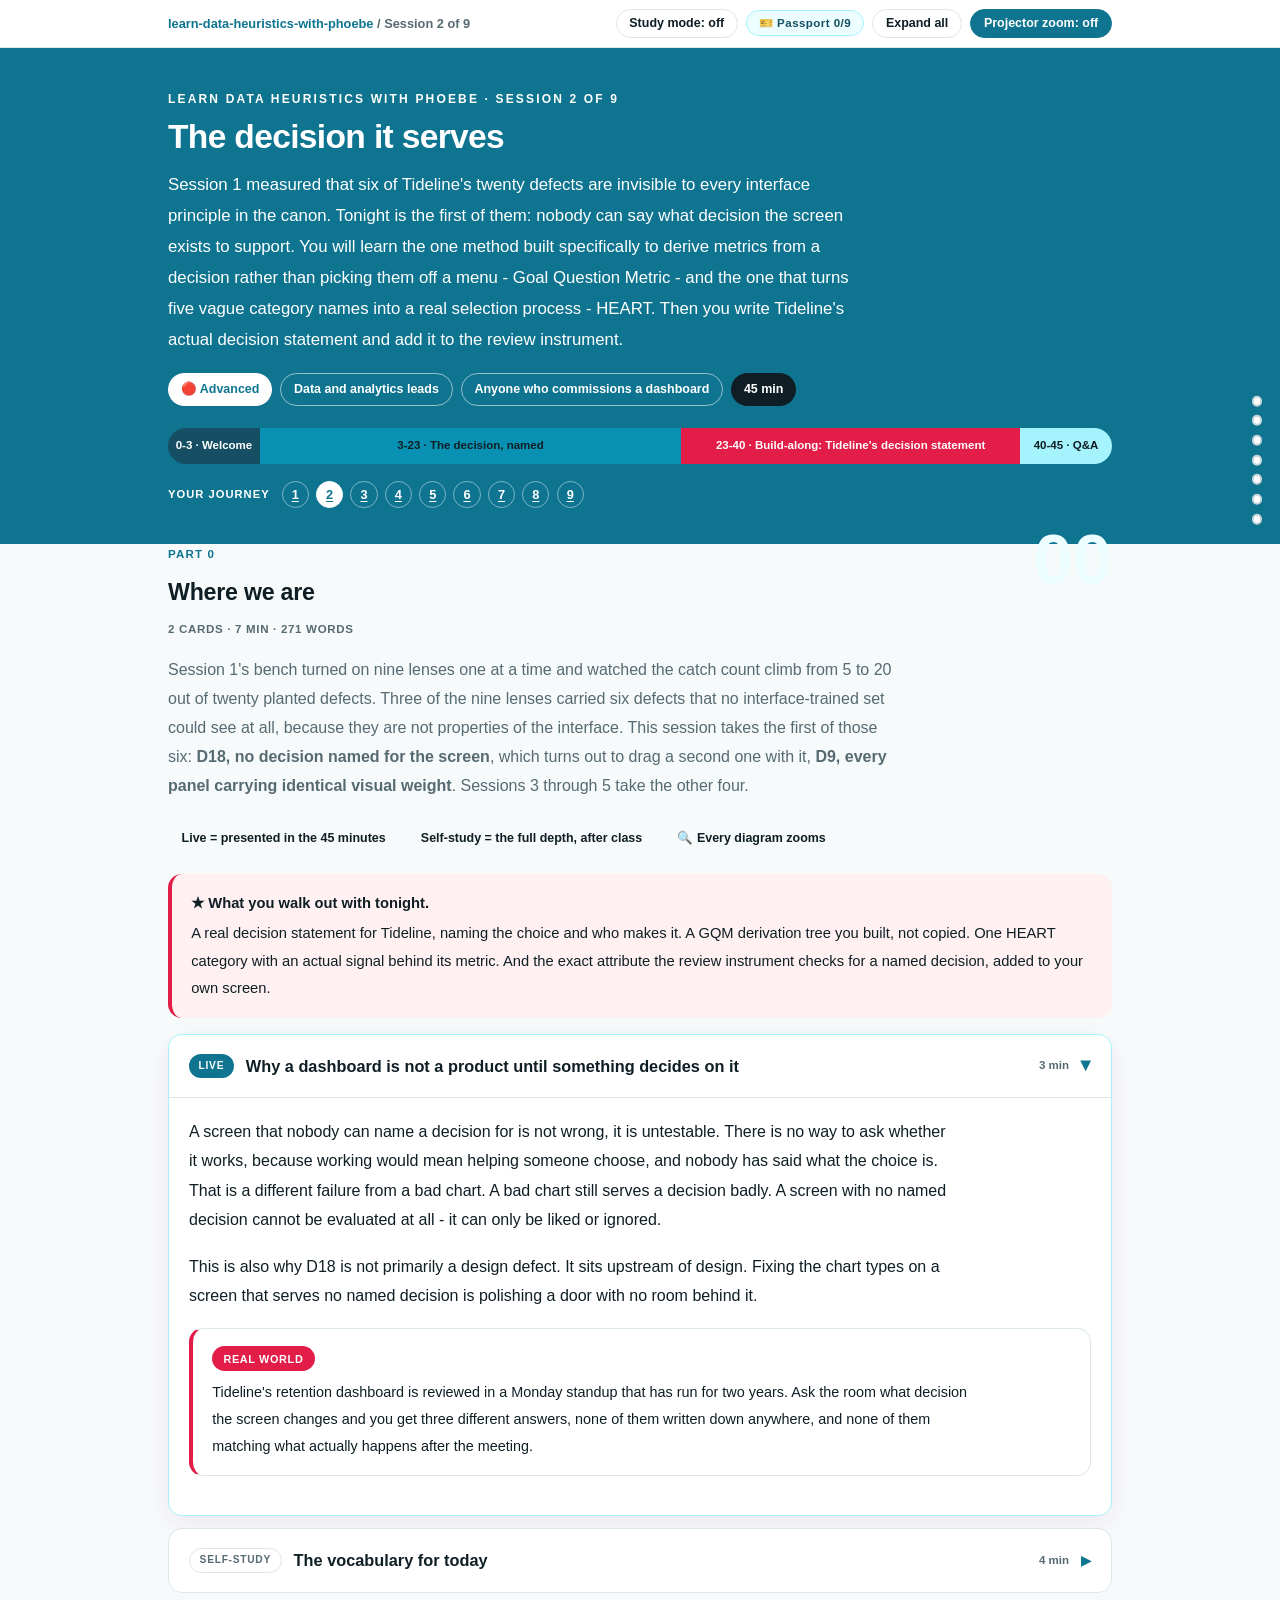
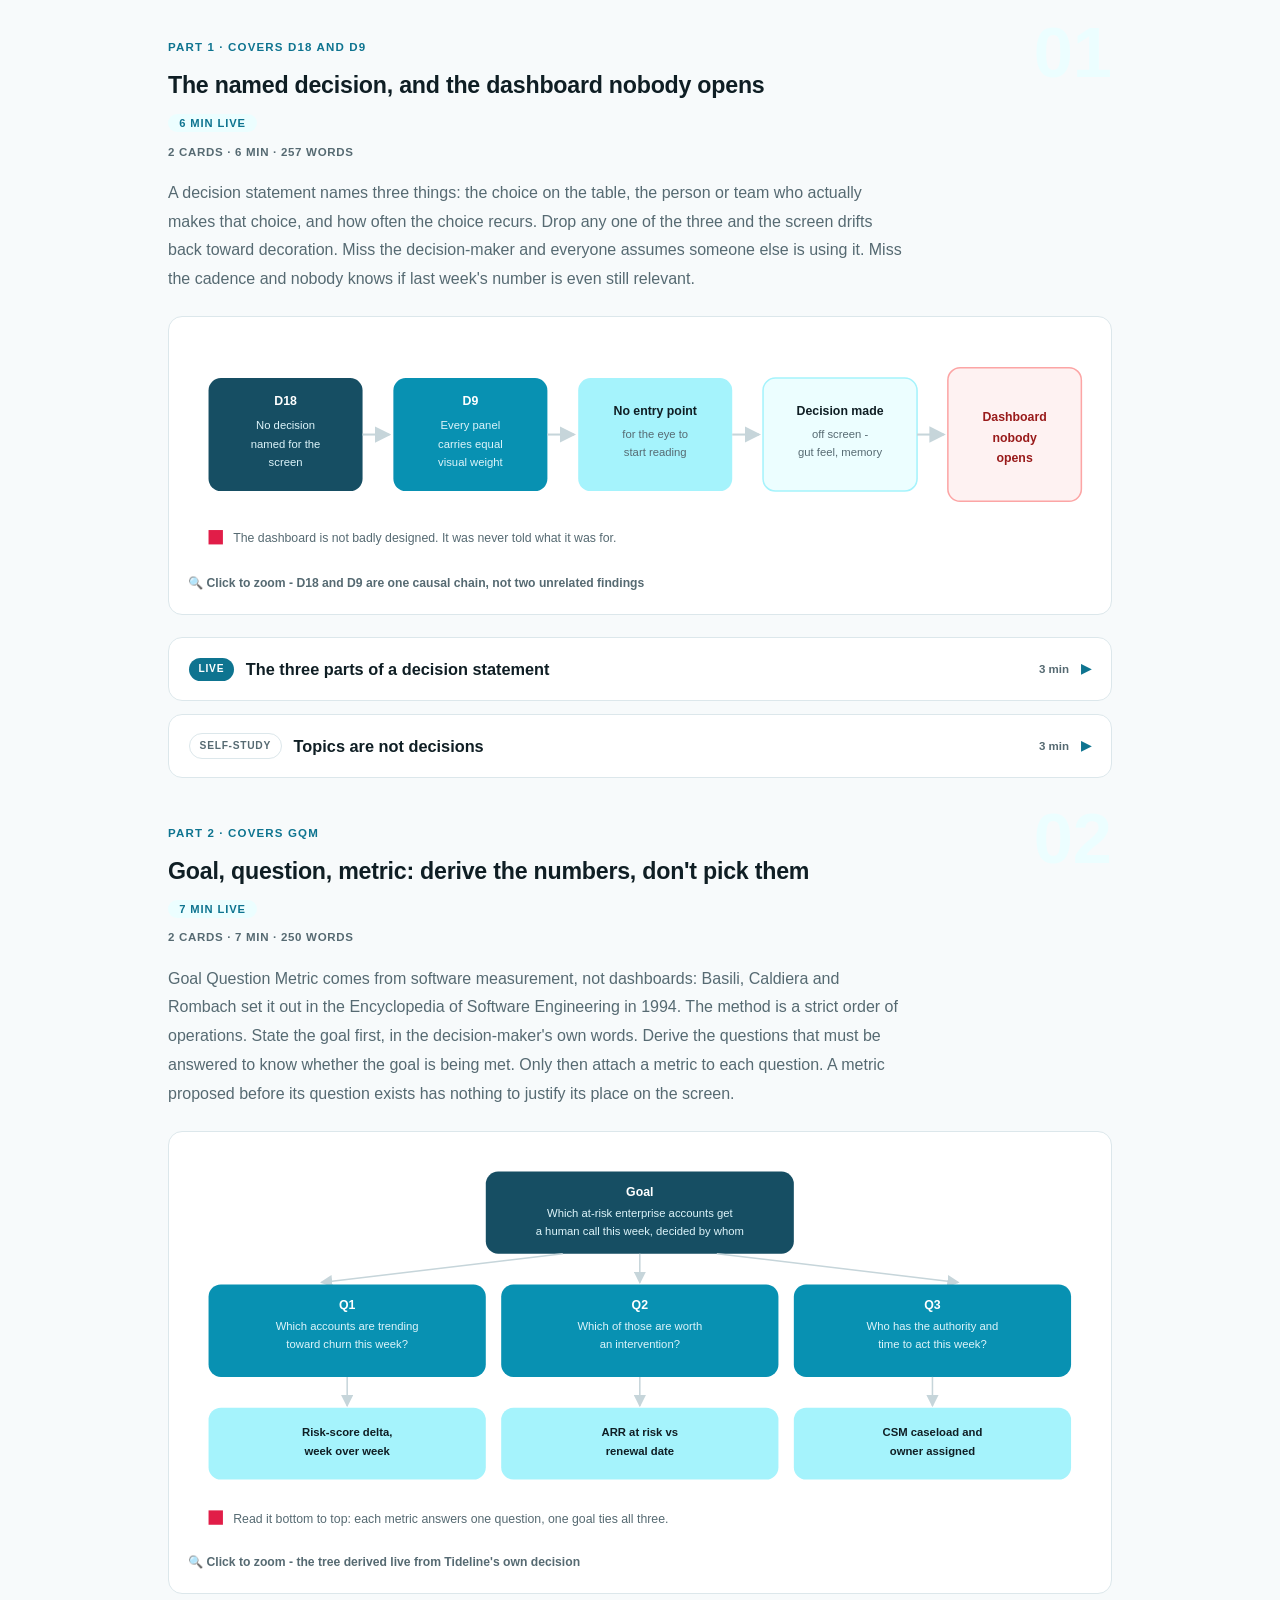
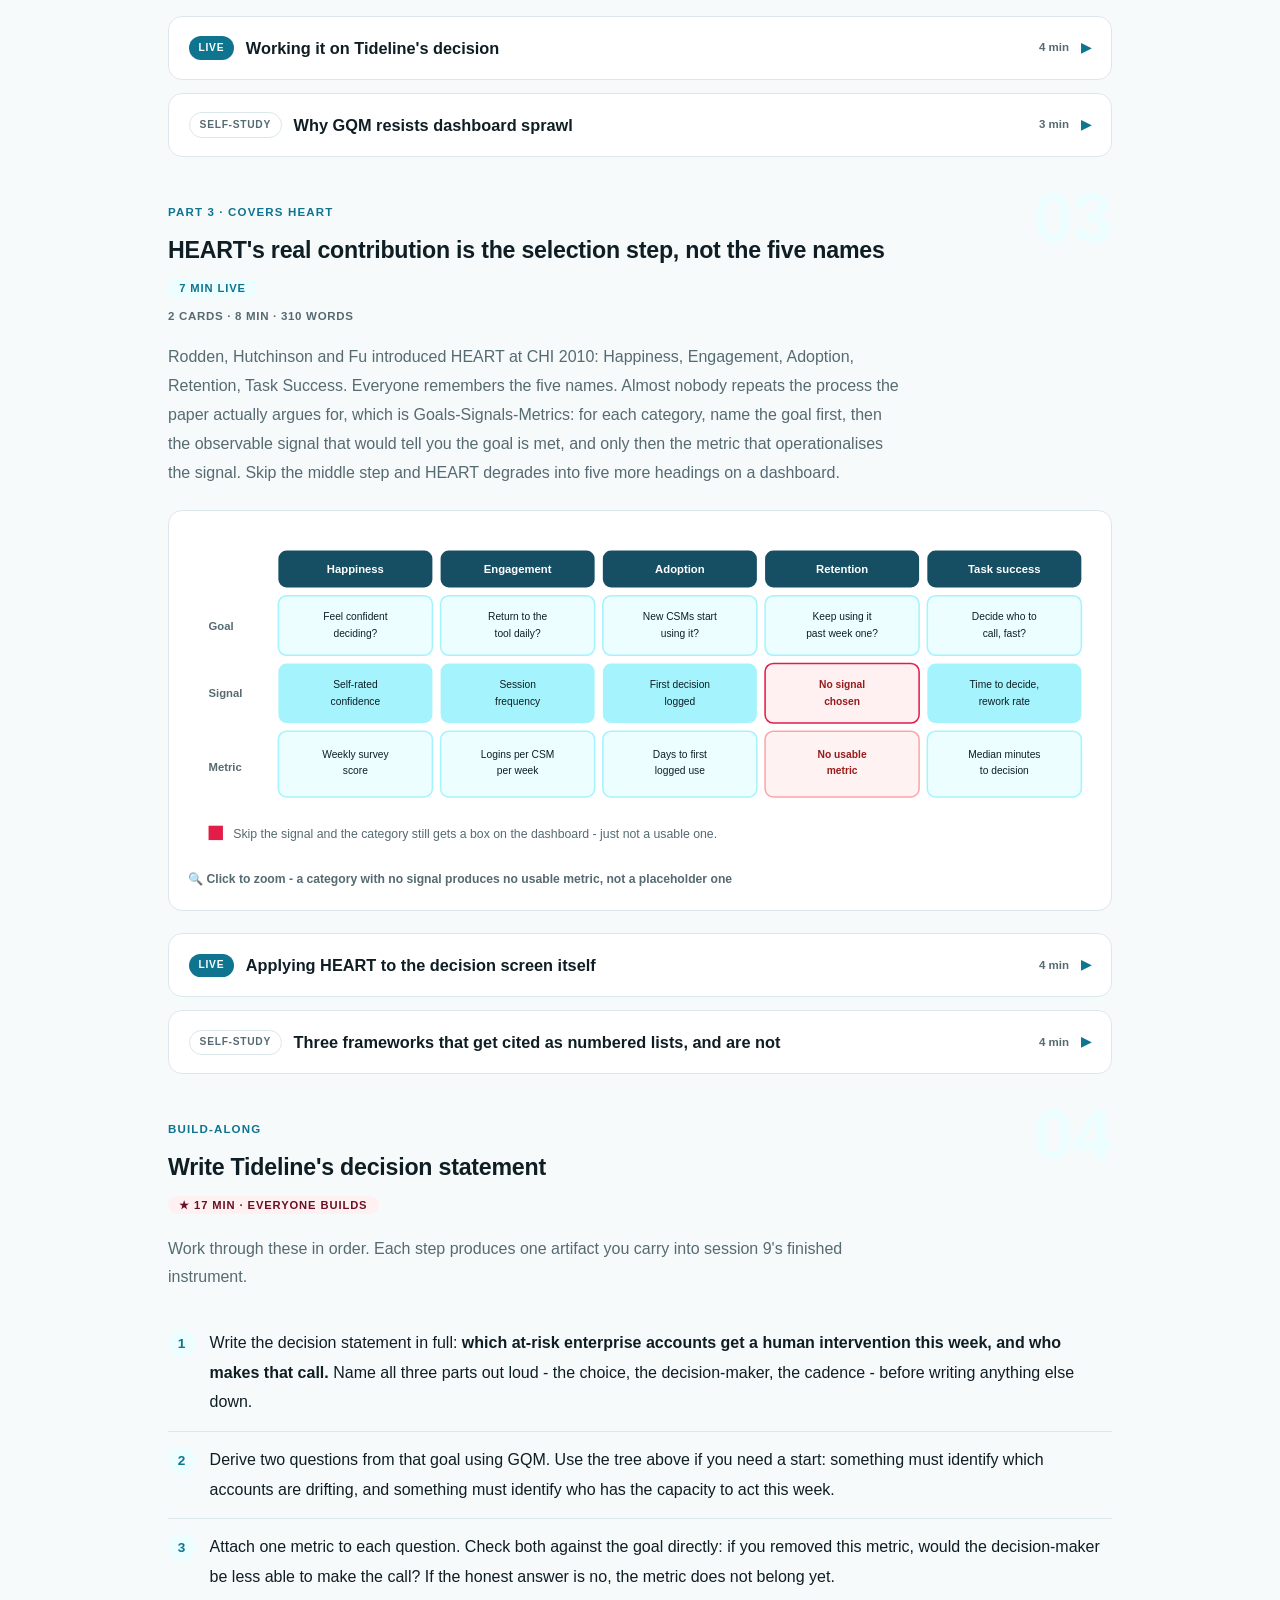
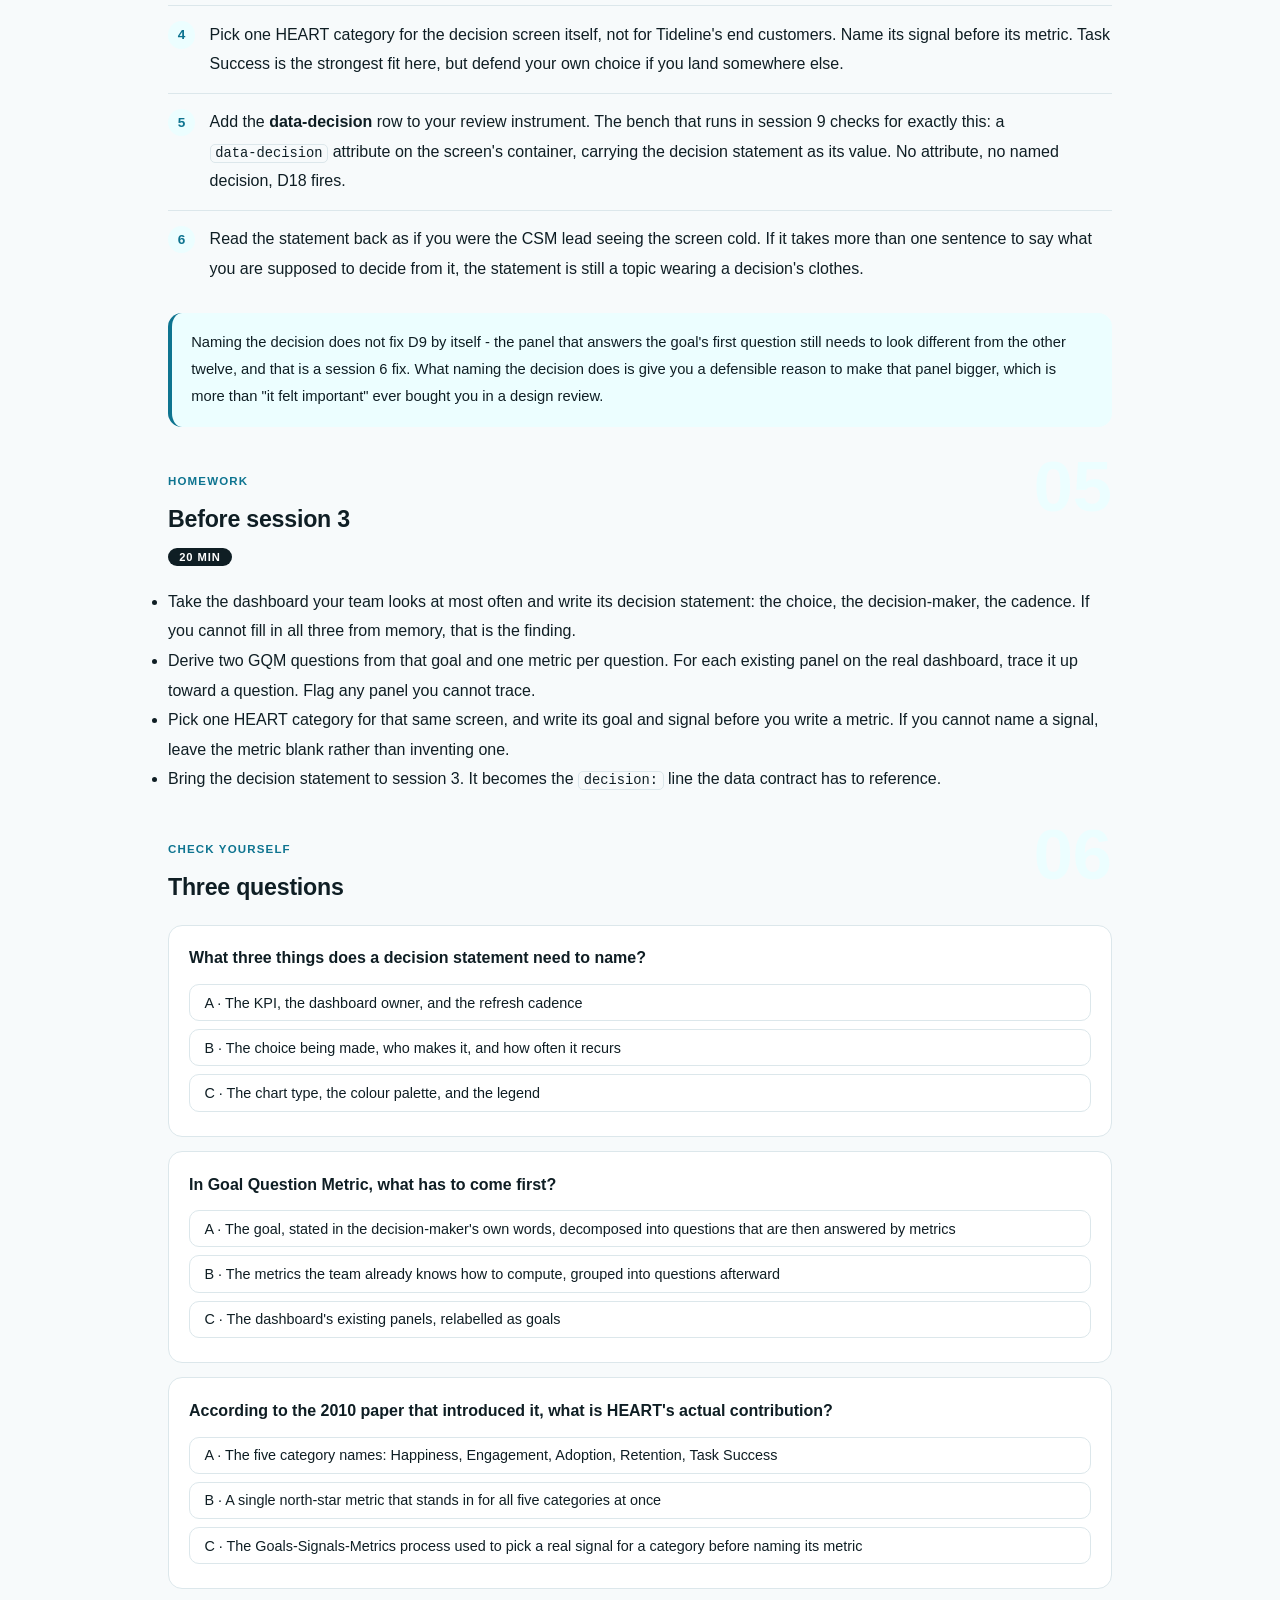
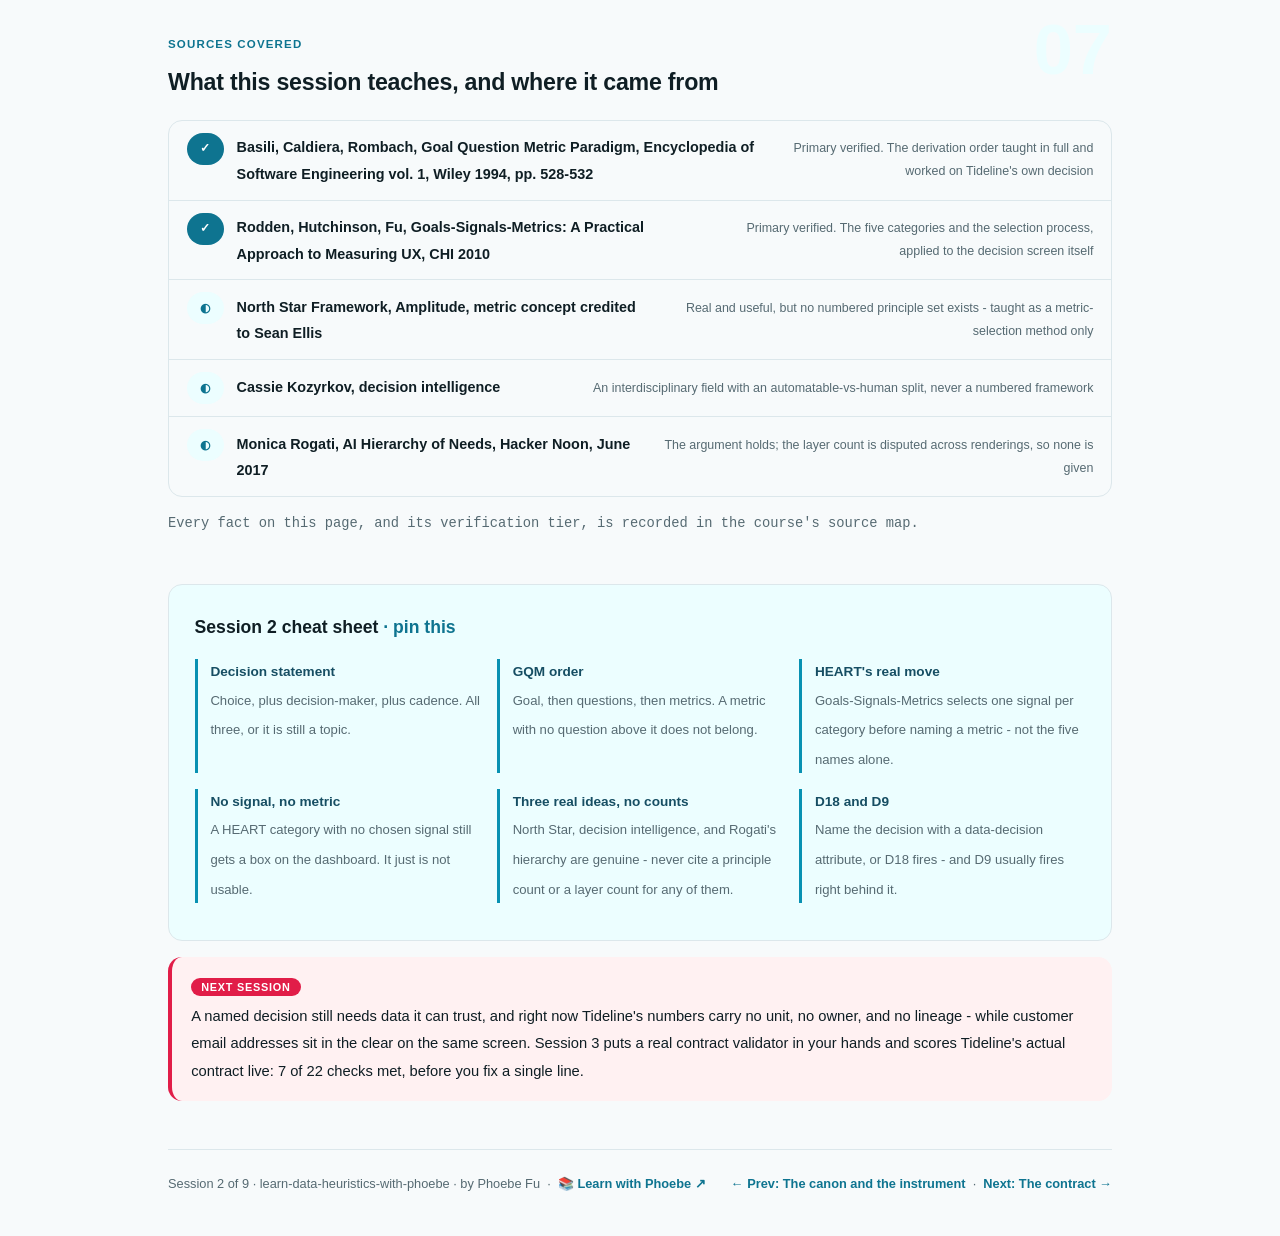
<file: courses/02-the-decision-it-serves.html>
<!DOCTYPE html>
<html lang="en">
<head>
<meta charset="UTF-8">
<meta name="viewport" content="width=device-width, initial-scale=1.0">
<!-- social:start -->
<meta name="description" content="Session 2 of 9. GQM and HEART, worked live on Tideline's real decision, plus the honest limits of the North Star framework, decision intelligence and the AI hierarchy of needs.">
<meta property="og:type" content="article">
<meta property="og:site_name" content="Learn with Phoebe">
<meta property="og:title" content="The decision it serves - learn data heuristics with phoebe">
<meta property="og:description" content="Session 2 of 9. The first of the six defects no interface principle can see: no decision named for the screen.">
<meta property="og:url" content="https://phoebefu6.github.io/learn-data-heuristics-with-phoebe/courses/02-the-decision-it-serves.html">
<meta property="og:image" content="https://phoebefu6.github.io/learn-data-heuristics-with-phoebe/assets/og-cover.png">
<meta property="og:image:width" content="1200">
<meta property="og:image:height" content="630">
<meta name="twitter:card" content="summary_large_image">
<meta name="twitter:title" content="The decision it serves - learn data heuristics with phoebe">
<meta name="twitter:description" content="Session 2 of 9. GQM and HEART, worked live on Tideline's real decision.">
<meta name="twitter:image" content="https://phoebefu6.github.io/learn-data-heuristics-with-phoebe/assets/og-cover.png">
<!-- social:end -->
<title>Session 2 · The decision it serves - learn data heuristics with phoebe</title>
<link rel="stylesheet" href="../assets/style.css?v=26">
</head>
<body>

<div class="toolbar">
  <div class="wrap">
    <span class="crumb"><a href="../index.html">learn-data-heuristics-with-phoebe</a> / Session 2 of 9</span>
    <button class="btn" id="toggle-all" type="button">Expand all</button>
    <button class="btn primary" id="zoom-toggle" type="button">Projector zoom: off</button>
  </div>
</div>

<header class="masthead">
  <div class="wrap">
    <div class="eyebrow">Learn Data Heuristics with Phoebe · Session 2 of 9</div>
    <h1>The decision it <span class="accent">serves</span></h1>
    <p class="sub">Session 1 measured that six of Tideline's twenty defects are invisible to every interface principle in the canon. Tonight is the first of them: nobody can say what decision the screen exists to support. You will learn the one method built specifically to derive metrics from a decision rather than picking them off a menu - Goal Question Metric - and the one that turns five vague category names into a real selection process - HEART. Then you write Tideline's actual decision statement and add it to the review instrument.</p>
    <div class="chip-row">
      <span class="chip level">🔴 Advanced</span>
      <span class="chip audience">Data and analytics leads</span>
      <span class="chip audience">Anyone who commissions a dashboard</span>
      <span class="chip time">45 min</span>
    </div>
    <div class="agenda">
      <span class="a1" style="flex:1">0-3 · Welcome</span>
      <span class="a2" style="flex:5">3-23 · The decision, named</span>
      <span class="a3" style="flex:4">23-40 · Build-along: Tideline's decision statement</span>
      <span class="a4" style="flex:1">40-45 · Q&amp;A</span>
    </div>
  </div>
</header>

<main class="wrap">

  <!-- ============ INTRO ============ -->
  <section class="section" id="intro">
    <div class="section-kicker">
      <span class="klabel">Part 0</span>
      <h2>Where we are</h2>
    </div>
    <p class="lede">Session 1's bench turned on nine lenses one at a time and watched the catch count climb from 5 to 20 out of twenty planted defects. Three of the nine lenses carried six defects that no interface-trained set could see at all, because they are not properties of the interface. This session takes the first of those six: <strong>D18, no decision named for the screen</strong>, which turns out to drag a second one with it, <strong>D9, every panel carrying identical visual weight</strong>. Sessions 3 through 5 take the other four.</p>

    <div class="legend">
      <span class="pill">Live = presented in the 45 minutes</span>
      <span class="pill">Self-study = the full depth, after class</span>
      <span class="pill">🔍 Every diagram zooms</span>
    </div>

    <div class="callout win">
      <p><strong>★ What you walk out with tonight.</strong> A real decision statement for Tideline, naming the choice and who makes it. A GQM derivation tree you built, not copied. One HEART category with an actual signal behind its metric. And the exact attribute the review instrument checks for a named decision, added to your own screen.</p>
    </div>

    <details class="card" open>
      <summary><span class="mode live">Live</span>Why a dashboard is not a product until something decides on it<span class="mini">3 min</span><span class="caret">▶</span></summary>
      <div class="body">
        <p>A screen that nobody can name a decision for is not wrong, it is untestable. There is no way to ask whether it works, because working would mean helping someone choose, and nobody has said what the choice is. That is a different failure from a bad chart. A bad chart still serves a decision badly. A screen with no named decision cannot be evaluated at all - it can only be liked or ignored.</p>
        <p>This is also why D18 is not primarily a design defect. It sits upstream of design. Fixing the chart types on a screen that serves no named decision is polishing a door with no room behind it.</p>
        <div class="callout example">
          <span class="ex-pill">Real world</span>
          <p>Tideline's retention dashboard is reviewed in a Monday standup that has run for two years. Ask the room what decision the screen changes and you get three different answers, none of them written down anywhere, and none of them matching what actually happens after the meeting.</p>
        </div>
      </div>
    </details>

    <details class="card">
      <summary><span class="mode self">Self-study</span>The vocabulary for today<span class="mini">4 min</span><span class="caret">▶</span></summary>
      <div class="body">
        <ul>
          <li><strong>Decision statement</strong> - the choice being made, who makes it, and how often. Three parts, all three required.</li>
          <li><strong>Goal</strong> - in GQM, the outcome the decision-maker is actually trying to reach, stated once, in words a non-analyst would recognise.</li>
          <li><strong>Question</strong> - something that must be answered to know whether the goal is being met. A goal usually opens two or three of these.</li>
          <li><strong>Metric</strong> - the number that answers one specific question. In GQM a metric with no question above it does not belong on the screen.</li>
          <li><strong>Signal</strong> - in HEART, the observable behaviour or self-report that stands in for a category before it becomes a metric. The step everyone skips.</li>
        </ul>
      </div>
    </details>
  </section>

  <!-- ============ PART 1 ============ -->
  <section class="section" id="part-1">
    <div class="section-kicker">
      <span class="klabel">Part 1 · covers D18 and D9</span>
      <h2>The named decision, and the dashboard nobody opens</h2>
      <span class="tag concept">6 min live</span>
    </div>
    <p class="lede">A decision statement names three things: the choice on the table, the person or team who actually makes that choice, and how often the choice recurs. Drop any one of the three and the screen drifts back toward decoration. Miss the decision-maker and everyone assumes someone else is using it. Miss the cadence and nobody knows if last week's number is even still relevant.</p>

    <figure class="zoomable">
      <svg viewBox="0 0 880 220" xmlns="http://www.w3.org/2000/svg" role="img" aria-label="A causal chain: no decision named leads to every panel carrying equal weight, then no entry point for the eye, then the decision being made off screen, ending in a dashboard nobody opens">
        <style>
          .s2cT { font: 700 12px Inter, sans-serif; }
          .s2cD { font: 400 11px Inter, sans-serif; }
          .s2cW { font: 400 11px Inter, sans-serif; fill: #DDF4FA; }
          .s2cWT { font: 800 12px Inter, sans-serif; fill: #fff; }
          .s2cN { font: 400 12px Inter, sans-serif; fill: #566A72; }
        </style>
        <defs>
          <marker id="s2cAr" markerWidth="8" markerHeight="8" refX="7" refY="4" orient="auto"><path d="M0,0 L8,4 L0,8 z" fill="#C6D5DA"/></marker>
        </defs>

        <rect x="20" y="40" width="150" height="110" rx="12" fill="#164E63"/>
        <text class="s2cWT" x="95" y="66" text-anchor="middle">D18</text>
        <text class="s2cW" x="95" y="90" text-anchor="middle">No decision</text>
        <text class="s2cW" x="95" y="108" text-anchor="middle">named for the</text>
        <text class="s2cW" x="95" y="126" text-anchor="middle">screen</text>

        <line x1="170" y1="95" x2="196" y2="95" stroke="#C6D5DA" stroke-width="2" marker-end="url(#s2cAr)"/>

        <rect x="200" y="40" width="150" height="110" rx="12" fill="#0891B2"/>
        <text class="s2cWT" x="275" y="66" text-anchor="middle">D9</text>
        <text class="s2cW" x="275" y="90" text-anchor="middle">Every panel</text>
        <text class="s2cW" x="275" y="108" text-anchor="middle">carries equal</text>
        <text class="s2cW" x="275" y="126" text-anchor="middle">visual weight</text>

        <line x1="350" y1="95" x2="376" y2="95" stroke="#C6D5DA" stroke-width="2" marker-end="url(#s2cAr)"/>

        <rect x="380" y="40" width="150" height="110" rx="12" fill="#A5F3FC"/>
        <text class="s2cT" x="455" y="76" text-anchor="middle" fill="#0F1E24">No entry point</text>
        <text class="s2cD" x="455" y="98" text-anchor="middle" fill="#566A72">for the eye to</text>
        <text class="s2cD" x="455" y="116" text-anchor="middle" fill="#566A72">start reading</text>

        <line x1="530" y1="95" x2="556" y2="95" stroke="#C6D5DA" stroke-width="2" marker-end="url(#s2cAr)"/>

        <rect x="560" y="40" width="150" height="110" rx="12" fill="#ECFEFF" stroke="#A5F3FC" stroke-width="1.5"/>
        <text class="s2cT" x="635" y="76" text-anchor="middle" fill="#0F1E24">Decision made</text>
        <text class="s2cD" x="635" y="98" text-anchor="middle" fill="#566A72">off screen -</text>
        <text class="s2cD" x="635" y="116" text-anchor="middle" fill="#566A72">gut feel, memory</text>

        <line x1="710" y1="95" x2="736" y2="95" stroke="#C6D5DA" stroke-width="2" marker-end="url(#s2cAr)"/>

        <rect x="740" y="30" width="130" height="130" rx="12" fill="#FEF2F2" stroke="#FCA5A5" stroke-width="1.5"/>
        <text class="s2cT" x="805" y="82" text-anchor="middle" fill="#991B1B">Dashboard</text>
        <text class="s2cT" x="805" y="102" text-anchor="middle" fill="#991B1B">nobody</text>
        <text class="s2cT" x="805" y="122" text-anchor="middle" fill="#991B1B">opens</text>

        <rect x="20" y="188" width="14" height="14" fill="#E11D48"/>
        <text class="s2cN" x="44" y="200">The dashboard is not badly designed. It was never told what it was for.</text>
      </svg>
      <figcaption>🔍 Click to zoom - D18 and D9 are one causal chain, not two unrelated findings</figcaption>
    </figure>

    <details class="card">
      <summary><span class="mode live">Live</span>The three parts of a decision statement<span class="mini">3 min</span><span class="caret">▶</span></summary>
      <div class="body">
        <p>Tideline's real decision, the one this session's build-along writes out in full: <strong>which at-risk enterprise accounts get a human intervention this week, and who makes that call.</strong> Read it against the three parts:</p>
        <ul>
          <li><strong>The choice</strong> - which accounts get a human intervention. Not "how is retention doing", which is a topic, not a choice.</li>
          <li><strong>The decision-maker</strong> - the customer-success team lead who triages the week's list, not "the team" in general.</li>
          <li><strong>The cadence</strong> - weekly, on the Monday triage. A decision with no stated cadence cannot be judged late or on time.</li>
        </ul>
        <p>Once the choice is named, D9 has an answer too: the panel that shows which accounts crossed the risk threshold this week is the one that should look different from the other twelve. Right now nothing does, because nothing was ever told it mattered more.</p>
      </div>
    </details>

    <details class="card">
      <summary><span class="mode self">Self-study</span>Topics are not decisions<span class="mini">3 min</span><span class="caret">▶</span></summary>
      <div class="body">
        <p>The commonest failure mode is a screen built around a topic - "churn", "engagement", "growth" - rather than a choice. A topic dashboard can grow forever, because every metric that is vaguely about the topic has a plausible claim to a panel. A decision dashboard has a natural ceiling: once every question the decision-maker needs answered has a metric, adding another panel makes the screen slower to read without making the decision any easier to make.</p>
        <p>The test is blunt and worth using out loud in a review: point at any panel and ask "which part of the decision does this change." A panel nobody can answer for is a candidate for deletion, regardless of how interesting the chart is.</p>
      </div>
    </details>
  </section>

  <!-- ============ PART 2 ============ -->
  <section class="section" id="part-2">
    <div class="section-kicker">
      <span class="klabel">Part 2 · covers GQM</span>
      <h2>Goal, question, metric: derive the numbers, don't pick them</h2>
      <span class="tag concept">7 min live</span>
    </div>
    <p class="lede">Goal Question Metric comes from software measurement, not dashboards: Basili, Caldiera and Rombach set it out in the Encyclopedia of Software Engineering in 1994. The method is a strict order of operations. State the goal first, in the decision-maker's own words. Derive the questions that must be answered to know whether the goal is being met. Only then attach a metric to each question. A metric proposed before its question exists has nothing to justify its place on the screen.</p>

    <figure class="zoomable">
      <svg viewBox="0 0 880 380" xmlns="http://www.w3.org/2000/svg" role="img" aria-label="A GQM derivation tree: one goal about which at-risk accounts get a human call this week, fanning to three questions, each fanning to one metric that answers it">
        <style>
          .s2aH { font: 800 12px Inter, sans-serif; fill: #fff; }
          .s2aW { font: 400 11px Inter, sans-serif; fill: #DDF4FA; }
          .s2aQ { font: 800 12px Inter, sans-serif; fill: #fff; }
          .s2aQD { font: 400 11px Inter, sans-serif; fill: #DDF4FA; }
          .s2aM { font: 700 11px Inter, sans-serif; fill: #0F1E24; }
          .s2aN { font: 400 12px Inter, sans-serif; fill: #566A72; }
        </style>
        <defs>
          <marker id="s2aAr" markerWidth="8" markerHeight="8" refX="7" refY="4" orient="auto"><path d="M0,0 L8,4 L0,8 z" fill="#C6D5DA"/></marker>
        </defs>

        <rect x="290" y="20" width="300" height="80" rx="12" fill="#164E63"/>
        <text class="s2aH" x="440" y="44" text-anchor="middle">Goal</text>
        <text class="s2aW" x="440" y="64" text-anchor="middle">Which at-risk enterprise accounts get</text>
        <text class="s2aW" x="440" y="82" text-anchor="middle">a human call this week, decided by whom</text>

        <line x1="365" y1="100" x2="130" y2="128" stroke="#C6D5DA" stroke-width="1.5" marker-end="url(#s2aAr)"/>
        <line x1="440" y1="100" x2="440" y2="128" stroke="#C6D5DA" stroke-width="1.5" marker-end="url(#s2aAr)"/>
        <line x1="515" y1="100" x2="750" y2="128" stroke="#C6D5DA" stroke-width="1.5" marker-end="url(#s2aAr)"/>

        <rect x="20" y="130" width="270" height="90" rx="12" fill="#0891B2"/>
        <text class="s2aQ" x="155" y="154" text-anchor="middle">Q1</text>
        <text class="s2aQD" x="155" y="174" text-anchor="middle">Which accounts are trending</text>
        <text class="s2aQD" x="155" y="192" text-anchor="middle">toward churn this week?</text>

        <rect x="305" y="130" width="270" height="90" rx="12" fill="#0891B2"/>
        <text class="s2aQ" x="440" y="154" text-anchor="middle">Q2</text>
        <text class="s2aQD" x="440" y="174" text-anchor="middle">Which of those are worth</text>
        <text class="s2aQD" x="440" y="192" text-anchor="middle">an intervention?</text>

        <rect x="590" y="130" width="270" height="90" rx="12" fill="#0891B2"/>
        <text class="s2aQ" x="725" y="154" text-anchor="middle">Q3</text>
        <text class="s2aQD" x="725" y="174" text-anchor="middle">Who has the authority and</text>
        <text class="s2aQD" x="725" y="192" text-anchor="middle">time to act this week?</text>

        <line x1="155" y1="220" x2="155" y2="248" stroke="#C6D5DA" stroke-width="1.5" marker-end="url(#s2aAr)"/>
        <line x1="440" y1="220" x2="440" y2="248" stroke="#C6D5DA" stroke-width="1.5" marker-end="url(#s2aAr)"/>
        <line x1="725" y1="220" x2="725" y2="248" stroke="#C6D5DA" stroke-width="1.5" marker-end="url(#s2aAr)"/>

        <rect x="20" y="250" width="270" height="70" rx="12" fill="#A5F3FC"/>
        <text class="s2aM" x="155" y="278" text-anchor="middle">Risk-score delta,</text>
        <text class="s2aM" x="155" y="296" text-anchor="middle">week over week</text>

        <rect x="305" y="250" width="270" height="70" rx="12" fill="#A5F3FC"/>
        <text class="s2aM" x="440" y="278" text-anchor="middle">ARR at risk vs</text>
        <text class="s2aM" x="440" y="296" text-anchor="middle">renewal date</text>

        <rect x="590" y="250" width="270" height="70" rx="12" fill="#A5F3FC"/>
        <text class="s2aM" x="725" y="278" text-anchor="middle">CSM caseload and</text>
        <text class="s2aM" x="725" y="296" text-anchor="middle">owner assigned</text>

        <rect x="20" y="350" width="14" height="14" fill="#E11D48"/>
        <text class="s2aN" x="44" y="362">Read it bottom to top: each metric answers one question, one goal ties all three.</text>
      </svg>
      <figcaption>🔍 Click to zoom - the tree derived live from Tideline's own decision</figcaption>
    </figure>

    <details class="card">
      <summary><span class="mode live">Live</span>Working it on Tideline's decision<span class="mini">4 min</span><span class="caret">▶</span></summary>
      <div class="body">
        <p>The goal in the figure above is not an abstraction, it is the exact decision statement from Part 1, restated so it can be questioned. Three questions fall out of it almost mechanically once the goal is stated that precisely: which accounts are drifting, which of the drifting accounts are worth the CSM's time, and who actually has the bandwidth to act this week. Each question gets exactly one metric, and each metric has a reason to exist that a reader can trace all the way back to the goal.</p>
        <p>Notice what is missing on purpose: a metric like "total signups this month" never appears, because no question above needs it. GQM's discipline is negative as much as positive - it tells you what to leave off the screen at least as often as what to add.</p>
      </div>
    </details>

    <details class="card">
      <summary><span class="mode self">Self-study</span>Why GQM resists dashboard sprawl<span class="mini">3 min</span><span class="caret">▶</span></summary>
      <div class="body">
        <p>Most dashboard growth happens metric-first: someone has a number they can compute, so a panel gets added for it, and a question gets invented afterward to justify it if anyone asks. GQM inverts the order and makes that inversion visible, because a metric with no upstream question is easy to spot on the tree - it is a box with nothing pointing to it.</p>
        <p>This is also the cleanest way to retire a panel without a fight. Instead of arguing that a chart is ugly or unused, trace it up the tree. If it does not answer a live question, and the question does not serve the stated goal, the case makes itself.</p>
      </div>
    </details>
  </section>

  <!-- ============ PART 3 ============ -->
  <section class="section" id="part-3">
    <div class="section-kicker">
      <span class="klabel">Part 3 · covers HEART</span>
      <h2>HEART's real contribution is the selection step, not the five names</h2>
      <span class="tag concept">7 min live</span>
    </div>
    <p class="lede">Rodden, Hutchinson and Fu introduced HEART at CHI 2010: Happiness, Engagement, Adoption, Retention, Task Success. Everyone remembers the five names. Almost nobody repeats the process the paper actually argues for, which is Goals-Signals-Metrics: for each category, name the goal first, then the observable signal that would tell you the goal is met, and only then the metric that operationalises the signal. Skip the middle step and HEART degrades into five more headings on a dashboard.</p>

    <figure class="zoomable">
      <svg viewBox="0 0 880 320" xmlns="http://www.w3.org/2000/svg" role="img" aria-label="A grid crossing HEART's five categories with Goal, Signal and Metric rows, showing that the Retention column has no identified signal and therefore produces no usable metric">
        <style>
          .s2bH { font: 700 11px Inter, sans-serif; fill: #fff; }
          .s2bL { font: 700 11px Inter, sans-serif; fill: #566A72; }
          .s2bT { font: 400 10px Inter, sans-serif; fill: #0F1E24; }
          .s2bF { font: 700 10px Inter, sans-serif; fill: #991B1B; }
          .s2bN { font: 400 12px Inter, sans-serif; fill: #566A72; }
        </style>

        <rect x="20" y="20" width="60" height="36" fill="none"/>
        <rect x="88" y="20" width="150" height="36" rx="8" fill="#164E63"/>
        <text class="s2bH" x="163" y="42" text-anchor="middle">Happiness</text>
        <rect x="246" y="20" width="150" height="36" rx="8" fill="#164E63"/>
        <text class="s2bH" x="321" y="42" text-anchor="middle">Engagement</text>
        <rect x="404" y="20" width="150" height="36" rx="8" fill="#164E63"/>
        <text class="s2bH" x="479" y="42" text-anchor="middle">Adoption</text>
        <rect x="562" y="20" width="150" height="36" rx="8" fill="#164E63"/>
        <text class="s2bH" x="637" y="42" text-anchor="middle">Retention</text>
        <rect x="720" y="20" width="150" height="36" rx="8" fill="#164E63"/>
        <text class="s2bH" x="795" y="42" text-anchor="middle">Task success</text>

        <text class="s2bL" x="20" y="97">Goal</text>
        <rect x="88" y="64" width="150" height="58" rx="8" fill="#ECFEFF" stroke="#A5F3FC" stroke-width="1.5"/>
        <text class="s2bT" x="163" y="88" text-anchor="middle">Feel confident</text>
        <text class="s2bT" x="163" y="104" text-anchor="middle">deciding?</text>
        <rect x="246" y="64" width="150" height="58" rx="8" fill="#ECFEFF" stroke="#A5F3FC" stroke-width="1.5"/>
        <text class="s2bT" x="321" y="88" text-anchor="middle">Return to the</text>
        <text class="s2bT" x="321" y="104" text-anchor="middle">tool daily?</text>
        <rect x="404" y="64" width="150" height="58" rx="8" fill="#ECFEFF" stroke="#A5F3FC" stroke-width="1.5"/>
        <text class="s2bT" x="479" y="88" text-anchor="middle">New CSMs start</text>
        <text class="s2bT" x="479" y="104" text-anchor="middle">using it?</text>
        <rect x="562" y="64" width="150" height="58" rx="8" fill="#ECFEFF" stroke="#A5F3FC" stroke-width="1.5"/>
        <text class="s2bT" x="637" y="88" text-anchor="middle">Keep using it</text>
        <text class="s2bT" x="637" y="104" text-anchor="middle">past week one?</text>
        <rect x="720" y="64" width="150" height="58" rx="8" fill="#ECFEFF" stroke="#A5F3FC" stroke-width="1.5"/>
        <text class="s2bT" x="795" y="88" text-anchor="middle">Decide who to</text>
        <text class="s2bT" x="795" y="104" text-anchor="middle">call, fast?</text>

        <text class="s2bL" x="20" y="163">Signal</text>
        <rect x="88" y="130" width="150" height="58" rx="8" fill="#A5F3FC"/>
        <text class="s2bT" x="163" y="154" text-anchor="middle">Self-rated</text>
        <text class="s2bT" x="163" y="170" text-anchor="middle">confidence</text>
        <rect x="246" y="130" width="150" height="58" rx="8" fill="#A5F3FC"/>
        <text class="s2bT" x="321" y="154" text-anchor="middle">Session</text>
        <text class="s2bT" x="321" y="170" text-anchor="middle">frequency</text>
        <rect x="404" y="130" width="150" height="58" rx="8" fill="#A5F3FC"/>
        <text class="s2bT" x="479" y="154" text-anchor="middle">First decision</text>
        <text class="s2bT" x="479" y="170" text-anchor="middle">logged</text>
        <rect x="562" y="130" width="150" height="58" rx="8" fill="#FFF1F2" stroke="#E11D48" stroke-width="1.5"/>
        <text class="s2bF" x="637" y="154" text-anchor="middle">No signal</text>
        <text class="s2bF" x="637" y="170" text-anchor="middle">chosen</text>
        <rect x="720" y="130" width="150" height="58" rx="8" fill="#A5F3FC"/>
        <text class="s2bT" x="795" y="154" text-anchor="middle">Time to decide,</text>
        <text class="s2bT" x="795" y="170" text-anchor="middle">rework rate</text>

        <text class="s2bL" x="20" y="235">Metric</text>
        <rect x="88" y="196" width="150" height="64" rx="8" fill="#ECFEFF" stroke="#A5F3FC" stroke-width="1.5"/>
        <text class="s2bT" x="163" y="222" text-anchor="middle">Weekly survey</text>
        <text class="s2bT" x="163" y="238" text-anchor="middle">score</text>
        <rect x="246" y="196" width="150" height="64" rx="8" fill="#ECFEFF" stroke="#A5F3FC" stroke-width="1.5"/>
        <text class="s2bT" x="321" y="222" text-anchor="middle">Logins per CSM</text>
        <text class="s2bT" x="321" y="238" text-anchor="middle">per week</text>
        <rect x="404" y="196" width="150" height="64" rx="8" fill="#ECFEFF" stroke="#A5F3FC" stroke-width="1.5"/>
        <text class="s2bT" x="479" y="222" text-anchor="middle">Days to first</text>
        <text class="s2bT" x="479" y="238" text-anchor="middle">logged use</text>
        <rect x="562" y="196" width="150" height="64" rx="8" fill="#FEF2F2" stroke="#FCA5A5" stroke-width="1.5"/>
        <text class="s2bF" x="637" y="222" text-anchor="middle">No usable</text>
        <text class="s2bF" x="637" y="238" text-anchor="middle">metric</text>
        <rect x="720" y="196" width="150" height="64" rx="8" fill="#ECFEFF" stroke="#A5F3FC" stroke-width="1.5"/>
        <text class="s2bT" x="795" y="222" text-anchor="middle">Median minutes</text>
        <text class="s2bT" x="795" y="238" text-anchor="middle">to decision</text>

        <rect x="20" y="288" width="14" height="14" fill="#E11D48"/>
        <text class="s2bN" x="44" y="300">Skip the signal and the category still gets a box on the dashboard - just not a usable one.</text>
      </svg>
      <figcaption>🔍 Click to zoom - a category with no signal produces no usable metric, not a placeholder one</figcaption>
    </figure>

    <details class="card">
      <summary><span class="mode live">Live</span>Applying HEART to the decision screen itself<span class="mini">4 min</span><span class="caret">▶</span></summary>
      <div class="body">
        <p>HEART is usually applied to a product's end users. It applies just as well to the decision-support screen a team builds for itself, and that is the angle the build-along uses. For a screen meant to help a CSM lead decide who gets called this week, <strong>Task Success</strong> is the category that matters most: can the decision actually get made, and made quickly.</p>
        <p>The goal: a CSM lead can decide who to call without extra digging. The signal: how long it takes from opening the screen to logging a decision, and how often that decision gets reopened afterward. The metric: median minutes from open to logged decision, tracked weekly. Notice the signal came before the metric, not after.</p>
      </div>
    </details>

    <details class="card">
      <summary><span class="mode self">Self-study</span>Three frameworks that get cited as numbered lists, and are not<span class="mini">4 min</span><span class="caret">▶</span></summary>
      <div class="body">
        <p>Three ideas sit right next to GQM and HEART in most people's mental map of decision-and-metric frameworks, and all three get flattened into "the N principles of X" in casual use. None of the three actually ships one.</p>
        <table class="clean">
          <thead><tr><th>Commonly cited as</th><th>What the source actually contains</th></tr></thead>
          <tbody>
            <tr><td>The North Star framework's principles</td><td>Amplitude's framework, with the metric concept credited to Sean Ellis: one north-star metric plus a small set of input metrics. A metric-selection method, not a principle set.</td></tr>
            <tr><td>Decision intelligence's numbered rules</td><td>Cassie Kozyrkov defines decision intelligence as an interdisciplinary field spanning statistics, economics and behavioural science, and separates decisions worth automating from decisions that stay human. There is no numbered framework to quote.</td></tr>
            <tr><td>The AI hierarchy of needs, with N layers</td><td>Monica Rogati's June 2017 Hacker Noon argument holds: build the data infrastructure before reaching for AI. Published renderings of her pyramid disagree on whether it has four layers or six.</td></tr>
          </tbody>
        </table>
        <div class="callout warn">
          <p>Never quote a layer count for Rogati's pyramid, and never present the North Star framework or decision intelligence as a numbered set of principles. All three are real, useful, and worth citing by name and argument - just not by a count nobody published.</p>
        </div>
      </div>
    </details>
  </section>

  <!-- ============ DEMO ============ -->
  <section class="section" id="demo-2">
    <div class="section-kicker">
      <span class="klabel">Build-along</span>
      <h2>Write Tideline's decision statement</h2>
      <span class="tag demo">★ 17 min · everyone builds</span>
    </div>
    <p class="lede">Work through these in order. Each step produces one artifact you carry into session 9's finished instrument.</p>

    <div class="steps">
      <div class="step"><p>Write the decision statement in full: <strong>which at-risk enterprise accounts get a human intervention this week, and who makes that call.</strong> Name all three parts out loud - the choice, the decision-maker, the cadence - before writing anything else down.</p></div>
      <div class="step"><p>Derive two questions from that goal using GQM. Use the tree above if you need a start: something must identify which accounts are drifting, and something must identify who has the capacity to act this week.</p></div>
      <div class="step"><p>Attach one metric to each question. Check both against the goal directly: if you removed this metric, would the decision-maker be less able to make the call? If the honest answer is no, the metric does not belong yet.</p></div>
      <div class="step"><p>Pick one HEART category for the decision screen itself, not for Tideline's end customers. Name its signal before its metric. Task Success is the strongest fit here, but defend your own choice if you land somewhere else.</p></div>
      <div class="step"><p>Add the <strong>data-decision</strong> row to your review instrument. The bench that runs in session 9 checks for exactly this: a <span class="mono">data-decision</span> attribute on the screen's container, carrying the decision statement as its value. No attribute, no named decision, D18 fires.</p></div>
      <div class="step"><p>Read the statement back as if you were the CSM lead seeing the screen cold. If it takes more than one sentence to say what you are supposed to decide from it, the statement is still a topic wearing a decision's clothes.</p></div>
    </div>

    <div class="callout tip">
      <p>Naming the decision does not fix D9 by itself - the panel that answers the goal's first question still needs to look different from the other twelve, and that is a session 6 fix. What naming the decision does is give you a defensible reason to make that panel bigger, which is more than "it felt important" ever bought you in a design review.</p>
    </div>
  </section>

  <!-- ============ EXERCISE ============ -->
  <section class="section" id="exercise">
    <div class="section-kicker">
      <span class="klabel">Homework</span>
      <h2>Before session 3</h2>
      <span class="tag exercise">20 min</span>
    </div>
    <ul>
      <li>Take the dashboard your team looks at most often and write its decision statement: the choice, the decision-maker, the cadence. If you cannot fill in all three from memory, that is the finding.</li>
      <li>Derive two GQM questions from that goal and one metric per question. For each existing panel on the real dashboard, trace it up toward a question. Flag any panel you cannot trace.</li>
      <li>Pick one HEART category for that same screen, and write its goal and signal before you write a metric. If you cannot name a signal, leave the metric blank rather than inventing one.</li>
      <li>Bring the decision statement to session 3. It becomes the <span class="mono">decision:</span> line the data contract has to reference.</li>
    </ul>
  </section>

  <!-- ============ QUIZ ============ -->
  <section class="section" id="quiz">
    <div class="section-kicker">
      <span class="klabel">Check yourself</span>
      <h2>Three questions</h2>
    </div>

    <div class="quiz-q" data-answer="1">
      <p class="qtext">What three things does a decision statement need to name?</p>
      <button class="qopt" type="button">A · The KPI, the dashboard owner, and the refresh cadence</button>
      <button class="qopt" type="button">B · The choice being made, who makes it, and how often it recurs</button>
      <button class="qopt" type="button">C · The chart type, the colour palette, and the legend</button>
      <p class="qwhy">All three parts are required. Drop the decision-maker and everyone assumes someone else is using the screen; drop the cadence and nobody can say whether a number is stale.</p>
    </div>

    <div class="quiz-q" data-answer="0">
      <p class="qtext">In Goal Question Metric, what has to come first?</p>
      <button class="qopt" type="button">A · The goal, stated in the decision-maker's own words, decomposed into questions that are then answered by metrics</button>
      <button class="qopt" type="button">B · The metrics the team already knows how to compute, grouped into questions afterward</button>
      <button class="qopt" type="button">C · The dashboard's existing panels, relabelled as goals</button>
      <p class="qwhy">GQM's discipline is the order of operations. A metric proposed before its question exists has nothing above it to justify its place on the screen.</p>
    </div>

    <div class="quiz-q" data-answer="2">
      <p class="qtext">According to the 2010 paper that introduced it, what is HEART's actual contribution?</p>
      <button class="qopt" type="button">A · The five category names: Happiness, Engagement, Adoption, Retention, Task Success</button>
      <button class="qopt" type="button">B · A single north-star metric that stands in for all five categories at once</button>
      <button class="qopt" type="button">C · The Goals-Signals-Metrics process used to pick a real signal for a category before naming its metric</button>
      <p class="qwhy">The five names are what everyone remembers, but the paper's working method is Goals-Signals-Metrics. Skip the signal step and a category still gets a box on the dashboard - it just does not produce a usable metric, as the Retention column in the figure shows.</p>
    </div>

    <p class="quiz-score"></p>
  </section>

  <!-- ============ SOURCES ============ -->
  <section class="section" id="official">
    <div class="section-kicker">
      <span class="klabel">Sources covered</span>
      <h2>What this session teaches, and where it came from</h2>
    </div>
    <div class="covered">
      <div class="covered-row"><span class="status pill solid">✓</span><span class="name">Basili, Caldiera, Rombach, Goal Question Metric Paradigm, Encyclopedia of Software Engineering vol. 1, Wiley 1994, pp. 528-532</span><span class="note">Primary verified. The derivation order taught in full and worked on Tideline's own decision</span></div>
      <div class="covered-row"><span class="status pill solid">✓</span><span class="name">Rodden, Hutchinson, Fu, Goals-Signals-Metrics: A Practical Approach to Measuring UX, CHI 2010</span><span class="note">Primary verified. The five categories and the selection process, applied to the decision screen itself</span></div>
      <div class="covered-row"><span class="status pill light">◐</span><span class="name">North Star Framework, Amplitude, metric concept credited to Sean Ellis</span><span class="note">Real and useful, but no numbered principle set exists - taught as a metric-selection method only</span></div>
      <div class="covered-row"><span class="status pill light">◐</span><span class="name">Cassie Kozyrkov, decision intelligence</span><span class="note">An interdisciplinary field with an automatable-vs-human split, never a numbered framework</span></div>
      <div class="covered-row"><span class="status pill light">◐</span><span class="name">Monica Rogati, AI Hierarchy of Needs, Hacker Noon, June 2017</span><span class="note">The argument holds; the layer count is disputed across renderings, so none is given</span></div>
    </div>
    <p class="mono" style="margin-top:14px">Every fact on this page, and its verification tier, is recorded in the course's source map.</p>
  </section>

  <!-- ============ CHEAT SHEET ============ -->
  <section class="cheat" id="cheatsheet">
    <h3>Session 2 cheat sheet <span>· pin this</span></h3>
    <div class="grid-2">
      <div class="cheat-item"><b>Decision statement</b><span>Choice, plus decision-maker, plus cadence. All three, or it is still a topic.</span></div>
      <div class="cheat-item"><b>GQM order</b><span>Goal, then questions, then metrics. A metric with no question above it does not belong.</span></div>
      <div class="cheat-item"><b>HEART's real move</b><span>Goals-Signals-Metrics selects one signal per category before naming a metric - not the five names alone.</span></div>
      <div class="cheat-item"><b>No signal, no metric</b><span>A HEART category with no chosen signal still gets a box on the dashboard. It just is not usable.</span></div>
      <div class="cheat-item"><b>Three real ideas, no counts</b><span>North Star, decision intelligence, and Rogati's hierarchy are genuine - never cite a principle count or a layer count for any of them.</span></div>
      <div class="cheat-item"><b>D18 and D9</b><span>Name the decision with a data-decision attribute, or D18 fires - and D9 usually fires right behind it.</span></div>
    </div>
  </section>

  <div class="callout next">
    <span class="nx-pill">Next session</span>
    <p>A named decision still needs data it can trust, and right now Tideline's numbers carry no unit, no owner, and no lineage - while customer email addresses sit in the clear on the same screen. Session 3 puts a real contract validator in your hands and scores Tideline's actual contract live: 7 of 22 checks met, before you fix a single line.</p>
  </div>

  <footer class="pagefoot">
    <span>Session 2 of 9 · learn-data-heuristics-with-phoebe · by Phoebe Fu &nbsp;·&nbsp; 📚 <a href="https://phoebefu6.github.io/learn-with-phoebe/">Learn with Phoebe ↗</a></span>
    <span><a href="01-the-canon.html">← Prev: The canon and the instrument</a> &nbsp;·&nbsp; <a href="03-the-contract.html">Next: The contract →</a></span>
  </footer>

</main>

<script src="../assets/app.js?v=24"></script>
</body>
</html>
</file>
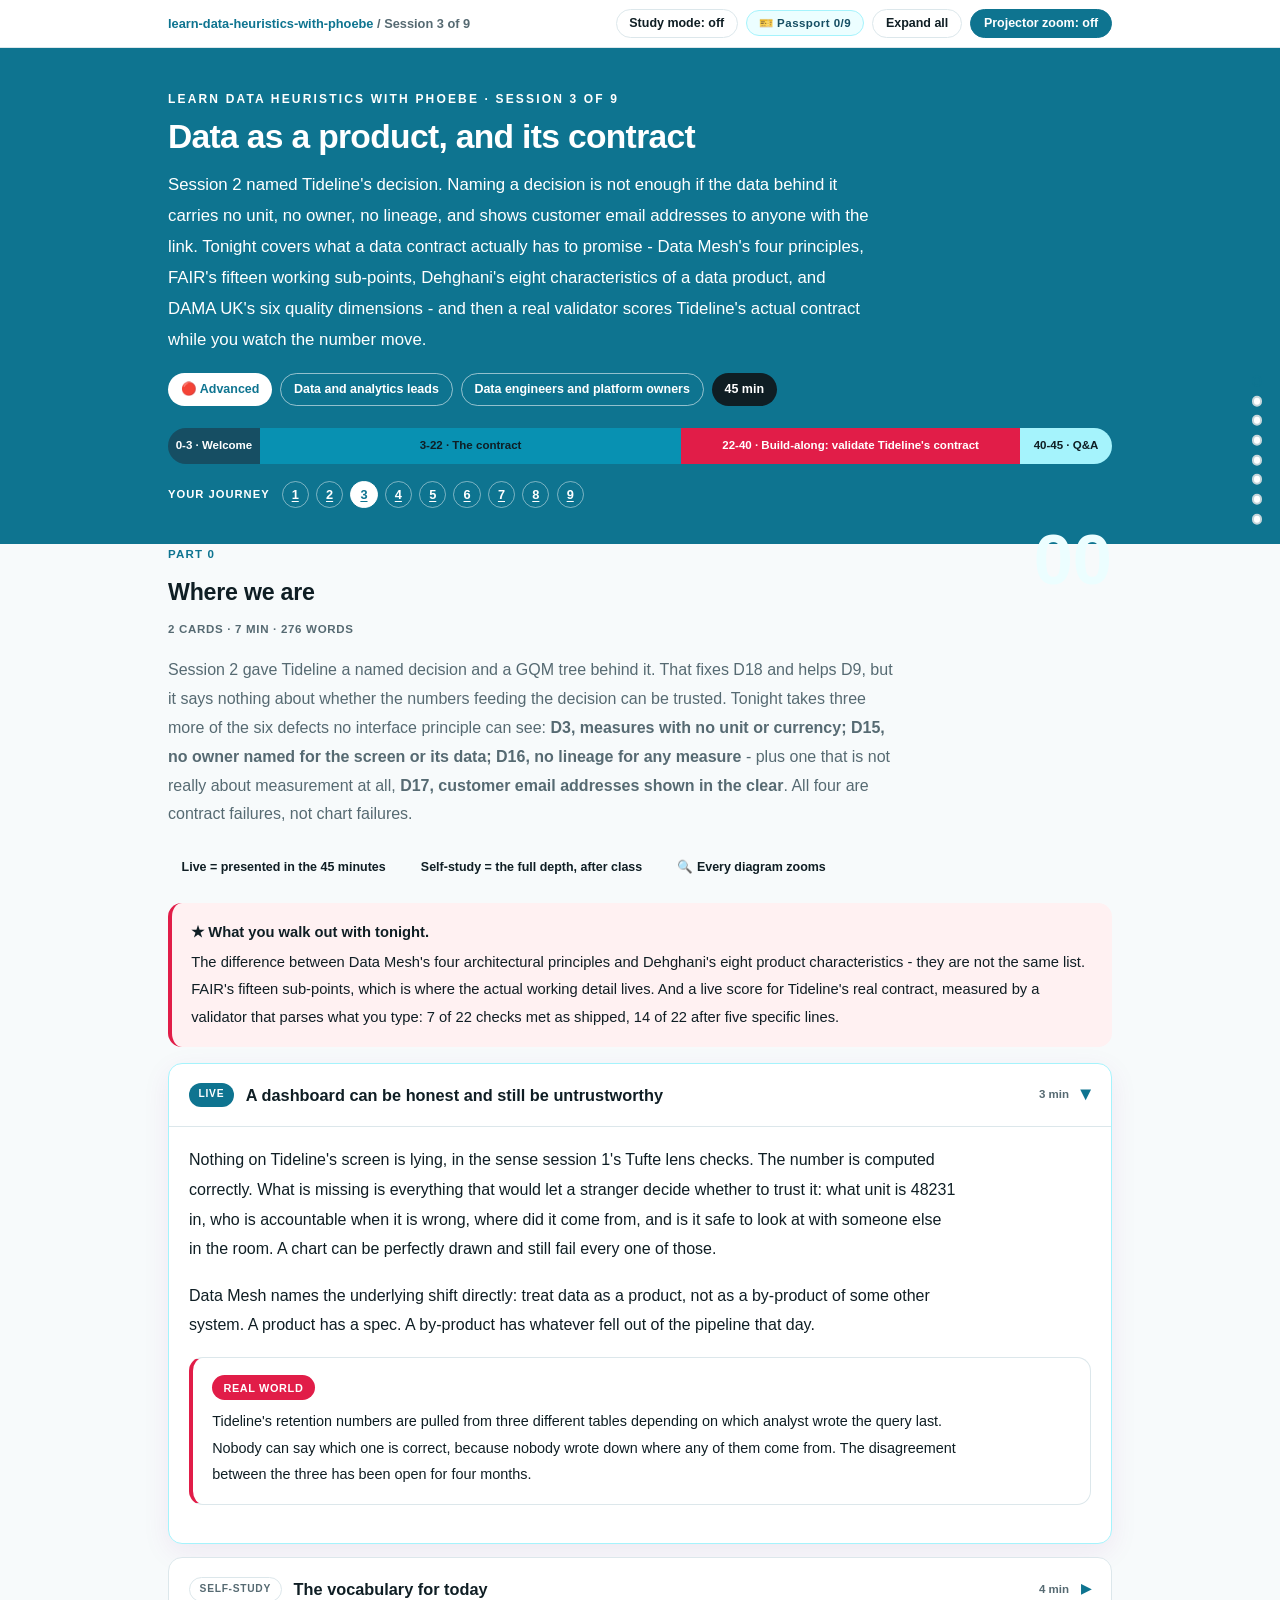
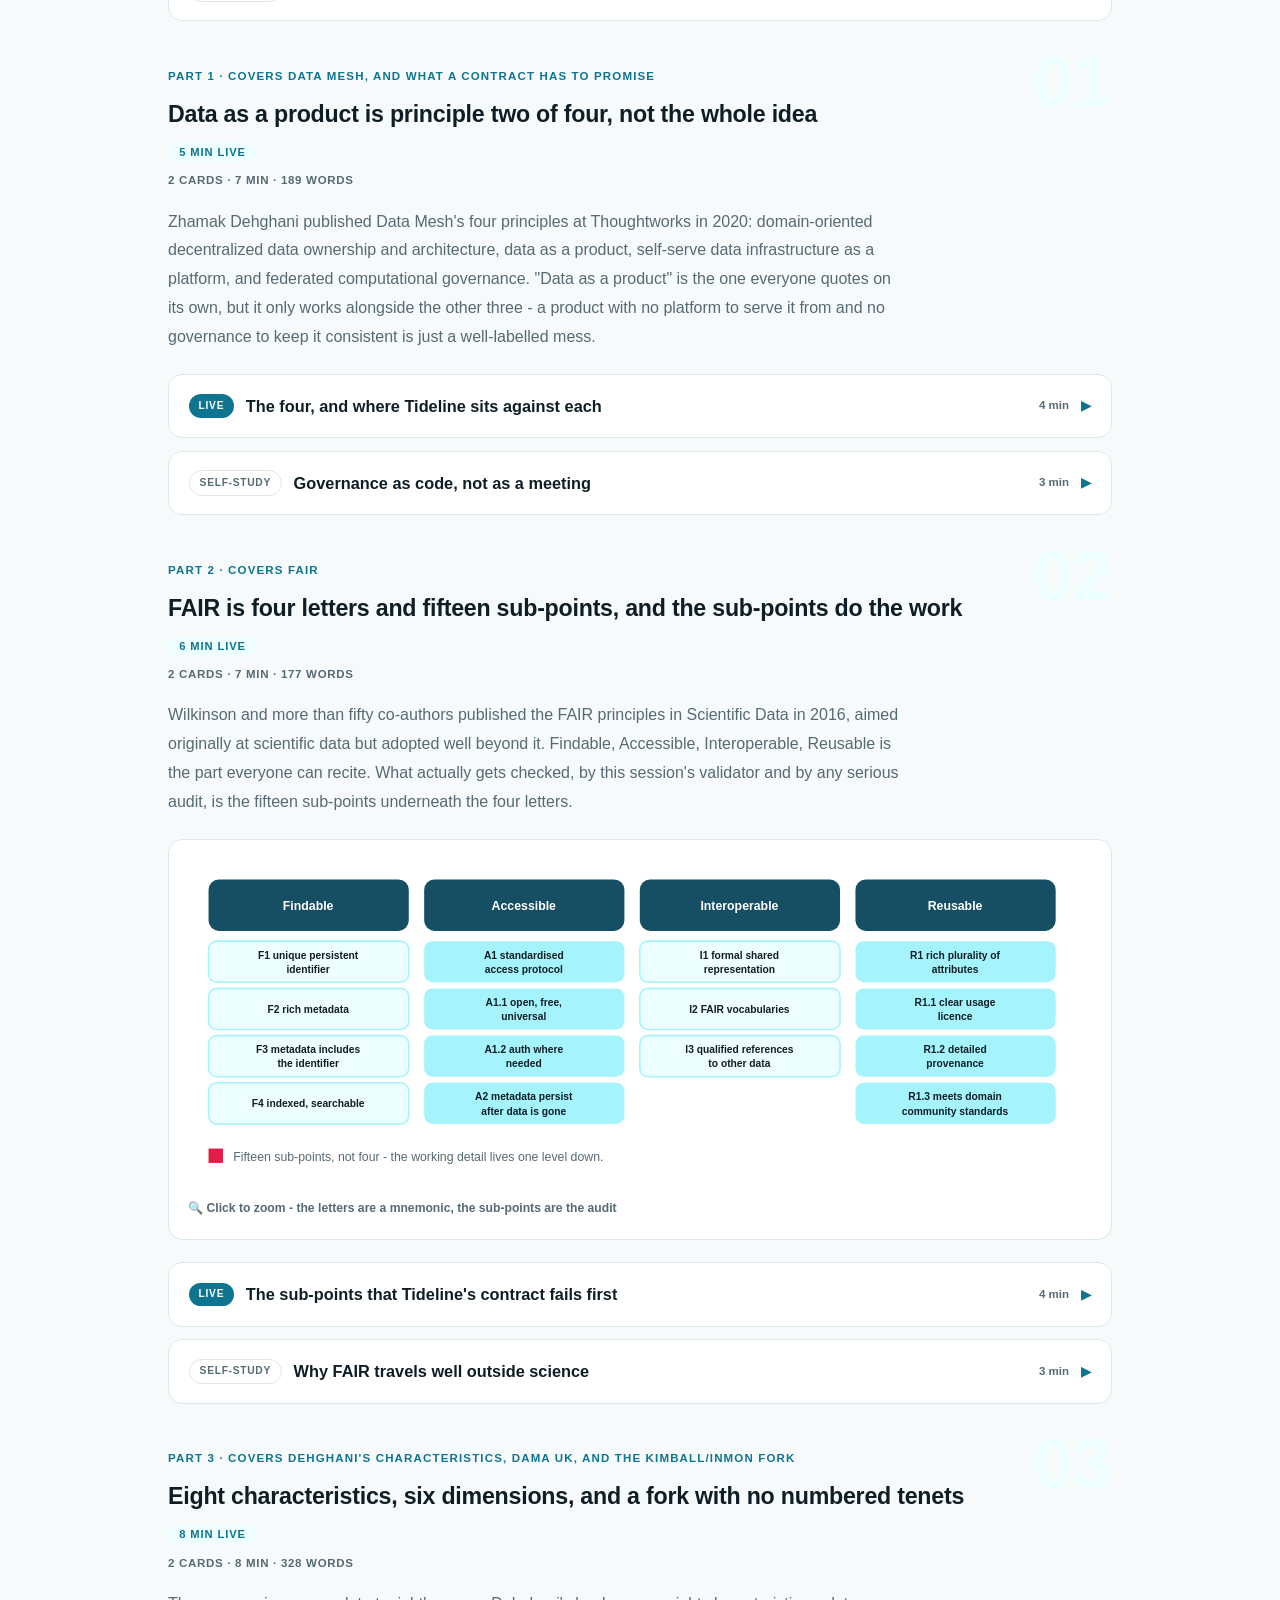
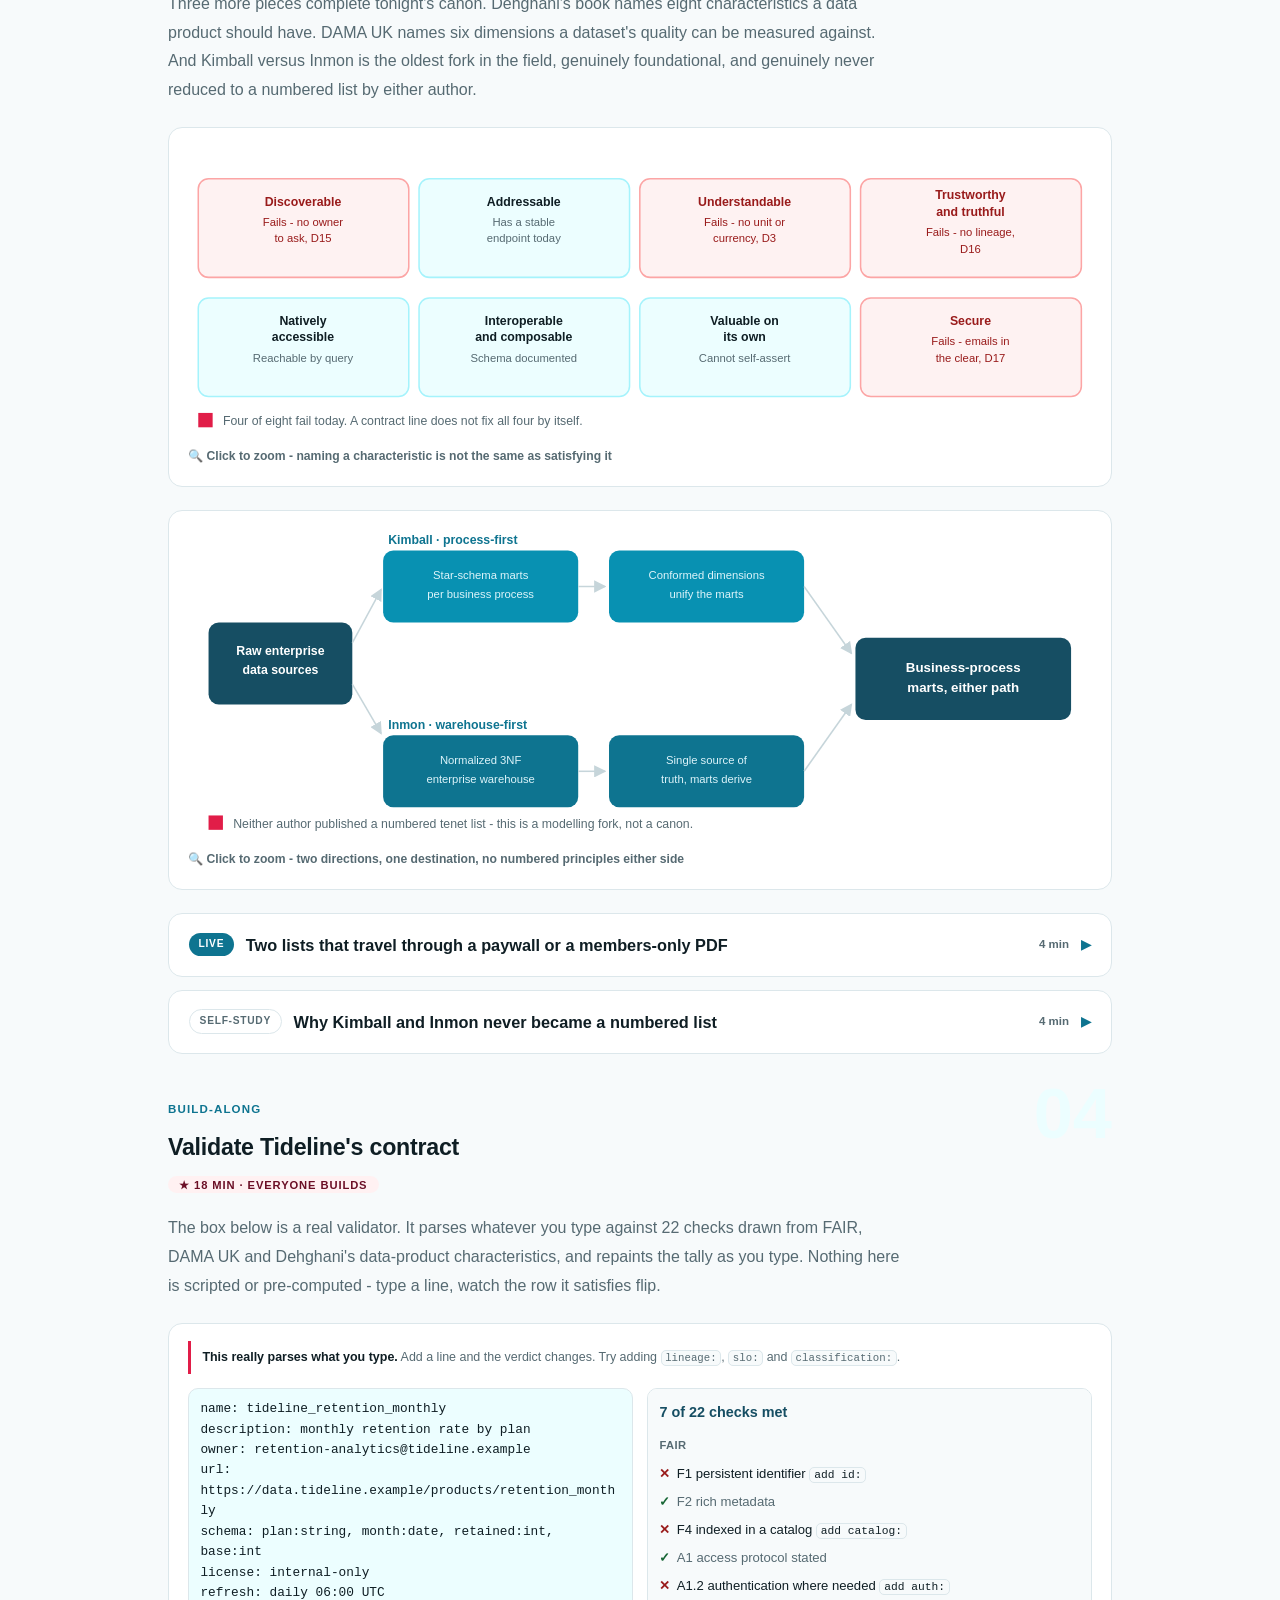
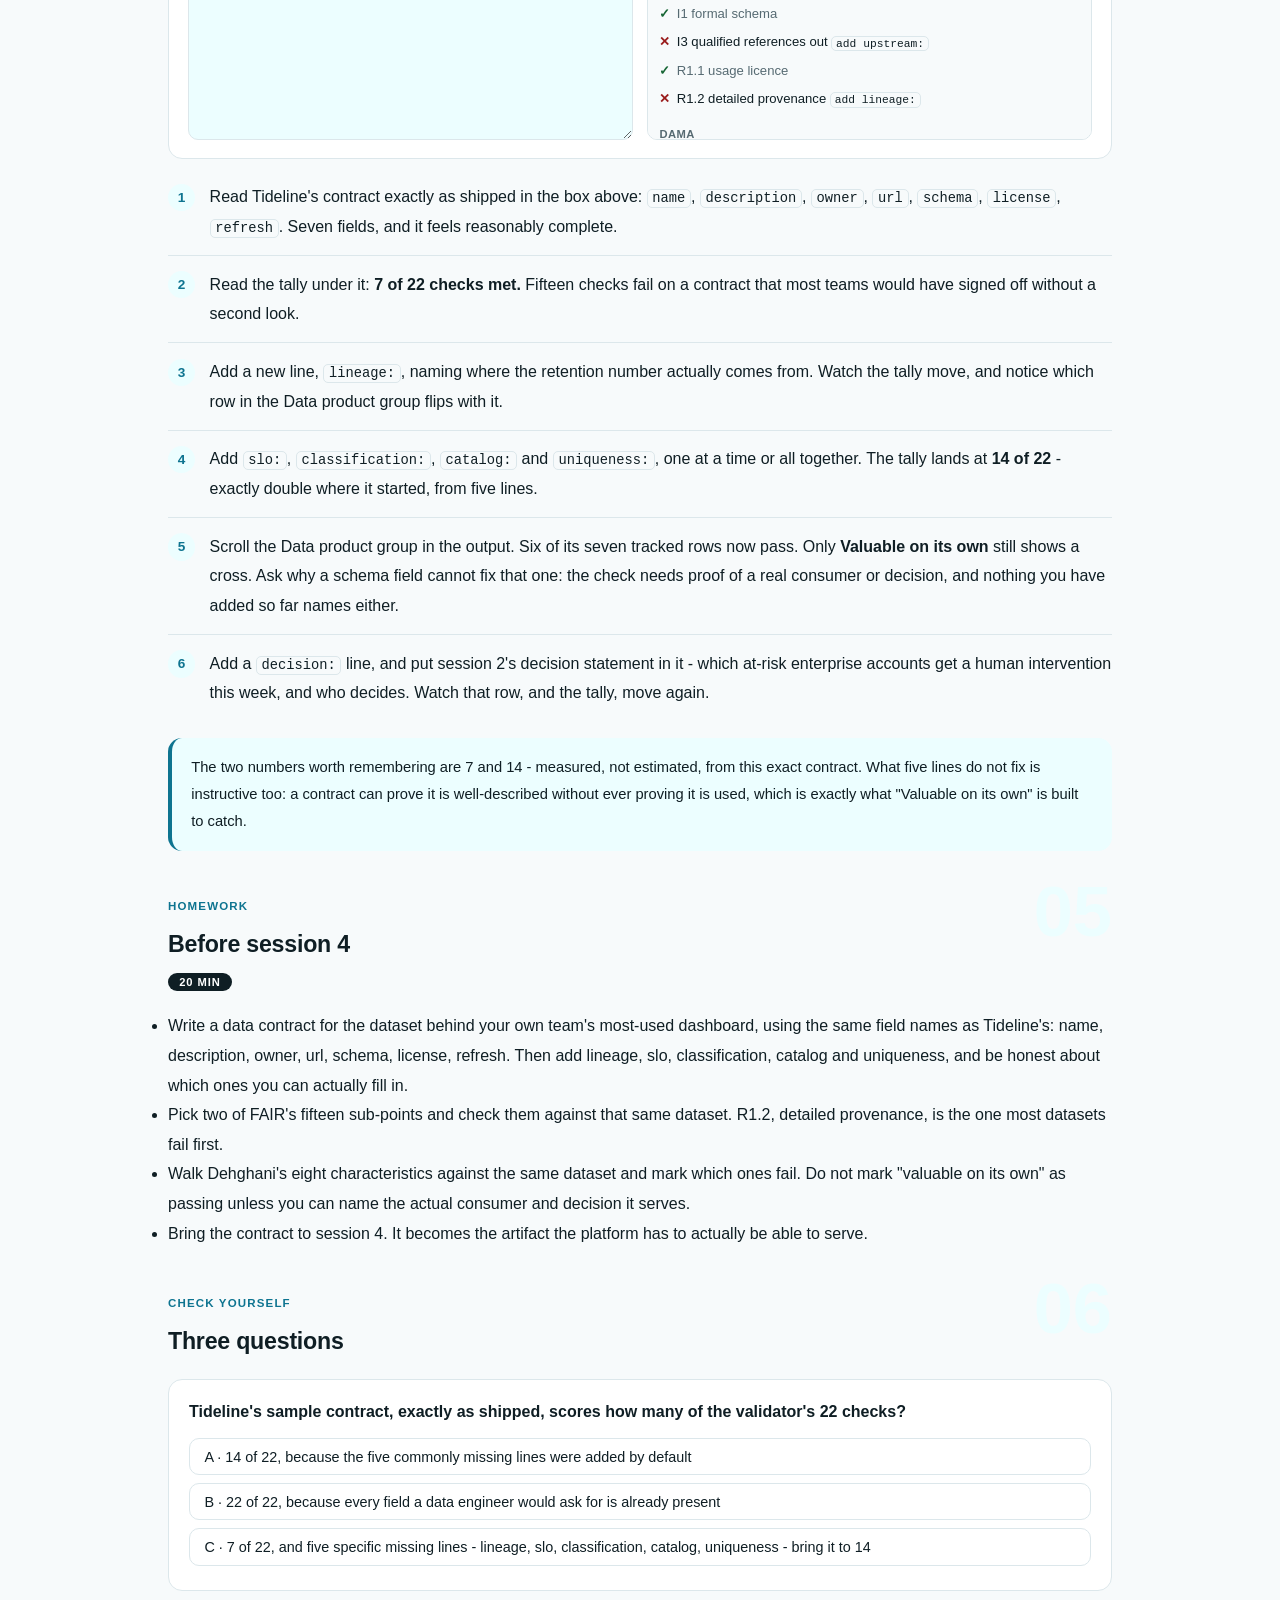
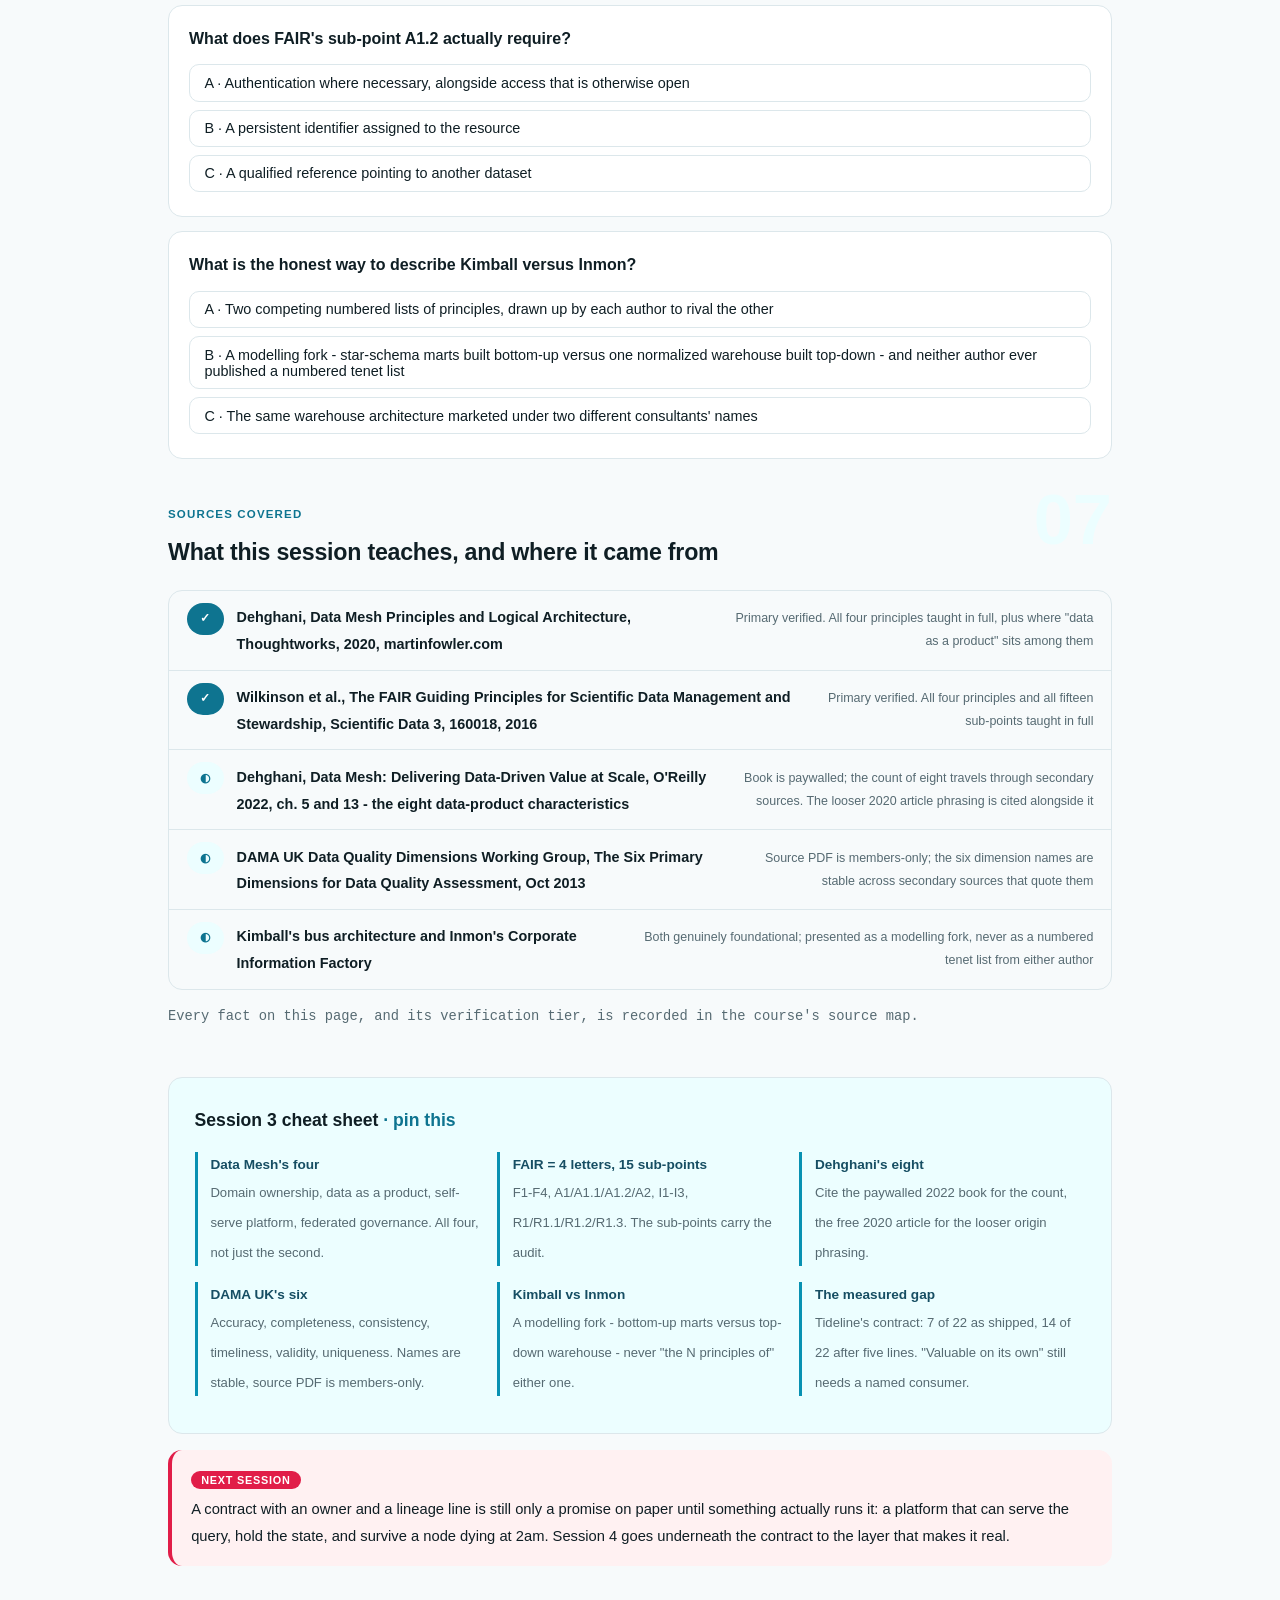
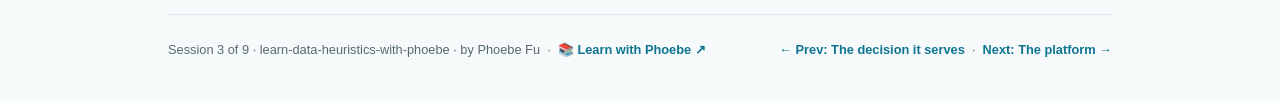
<file: courses/03-the-contract.html>
<!DOCTYPE html>
<html lang="en">
<head>
<meta charset="UTF-8">
<meta name="viewport" content="width=device-width, initial-scale=1.0">
<!-- social:start -->
<meta name="description" content="Session 3 of 9. Data Mesh, FAIR's fifteen sub-points, Dehghani's eight data-product characteristics and DAMA UK's six dimensions, plus a real contract validator that scores Tideline's contract live: 7 of 22, then 14.">
<meta property="og:type" content="article">
<meta property="og:site_name" content="Learn with Phoebe">
<meta property="og:title" content="The contract - learn data heuristics with phoebe">
<meta property="og:description" content="Session 3 of 9. A real validator scores Tideline's data contract: 7 of 22 checks met, then 14 after five lines.">
<meta property="og:url" content="https://phoebefu6.github.io/learn-data-heuristics-with-phoebe/courses/03-the-contract.html">
<meta property="og:image" content="https://phoebefu6.github.io/learn-data-heuristics-with-phoebe/assets/og-cover.png">
<meta property="og:image:width" content="1200">
<meta property="og:image:height" content="630">
<meta name="twitter:card" content="summary_large_image">
<meta name="twitter:title" content="The contract - learn data heuristics with phoebe">
<meta name="twitter:description" content="Session 3 of 9. FAIR, Data Mesh, Dehghani and DAMA UK, scored live against Tideline's real contract.">
<meta name="twitter:image" content="https://phoebefu6.github.io/learn-data-heuristics-with-phoebe/assets/og-cover.png">
<!-- social:end -->
<title>Session 3 · Data as a product, and its contract - learn data heuristics with phoebe</title>
<link rel="stylesheet" href="../assets/style.css?v=26">
</head>
<body>

<div class="toolbar">
  <div class="wrap">
    <span class="crumb"><a href="../index.html">learn-data-heuristics-with-phoebe</a> / Session 3 of 9</span>
    <button class="btn" id="toggle-all" type="button">Expand all</button>
    <button class="btn primary" id="zoom-toggle" type="button">Projector zoom: off</button>
  </div>
</div>

<header class="masthead">
  <div class="wrap">
    <div class="eyebrow">Learn Data Heuristics with Phoebe · Session 3 of 9</div>
    <h1>Data as a product, and its <span class="accent">contract</span></h1>
    <p class="sub">Session 2 named Tideline's decision. Naming a decision is not enough if the data behind it carries no unit, no owner, no lineage, and shows customer email addresses to anyone with the link. Tonight covers what a data contract actually has to promise - Data Mesh's four principles, FAIR's fifteen working sub-points, Dehghani's eight characteristics of a data product, and DAMA UK's six quality dimensions - and then a real validator scores Tideline's actual contract while you watch the number move.</p>
    <div class="chip-row">
      <span class="chip level">🔴 Advanced</span>
      <span class="chip audience">Data and analytics leads</span>
      <span class="chip audience">Data engineers and platform owners</span>
      <span class="chip time">45 min</span>
    </div>
    <div class="agenda">
      <span class="a1" style="flex:1">0-3 · Welcome</span>
      <span class="a2" style="flex:5">3-22 · The contract</span>
      <span class="a3" style="flex:4">22-40 · Build-along: validate Tideline's contract</span>
      <span class="a4" style="flex:1">40-45 · Q&amp;A</span>
    </div>
  </div>
</header>

<main class="wrap">

  <!-- ============ INTRO ============ -->
  <section class="section" id="intro">
    <div class="section-kicker">
      <span class="klabel">Part 0</span>
      <h2>Where we are</h2>
    </div>
    <p class="lede">Session 2 gave Tideline a named decision and a GQM tree behind it. That fixes D18 and helps D9, but it says nothing about whether the numbers feeding the decision can be trusted. Tonight takes three more of the six defects no interface principle can see: <strong>D3, measures with no unit or currency; D15, no owner named for the screen or its data; D16, no lineage for any measure</strong> - plus one that is not really about measurement at all, <strong>D17, customer email addresses shown in the clear</strong>. All four are contract failures, not chart failures.</p>

    <div class="legend">
      <span class="pill">Live = presented in the 45 minutes</span>
      <span class="pill">Self-study = the full depth, after class</span>
      <span class="pill">🔍 Every diagram zooms</span>
    </div>

    <div class="callout win">
      <p><strong>★ What you walk out with tonight.</strong> The difference between Data Mesh's four architectural principles and Dehghani's eight product characteristics - they are not the same list. FAIR's fifteen sub-points, which is where the actual working detail lives. And a live score for Tideline's real contract, measured by a validator that parses what you type: 7 of 22 checks met as shipped, 14 of 22 after five specific lines.</p>
    </div>

    <details class="card" open>
      <summary><span class="mode live">Live</span>A dashboard can be honest and still be untrustworthy<span class="mini">3 min</span><span class="caret">▶</span></summary>
      <div class="body">
        <p>Nothing on Tideline's screen is lying, in the sense session 1's Tufte lens checks. The number is computed correctly. What is missing is everything that would let a stranger decide whether to trust it: what unit is 48231 in, who is accountable when it is wrong, where did it come from, and is it safe to look at with someone else in the room. A chart can be perfectly drawn and still fail every one of those.</p>
        <p>Data Mesh names the underlying shift directly: treat data as a product, not as a by-product of some other system. A product has a spec. A by-product has whatever fell out of the pipeline that day.</p>
        <div class="callout example">
          <span class="ex-pill">Real world</span>
          <p>Tideline's retention numbers are pulled from three different tables depending on which analyst wrote the query last. Nobody can say which one is correct, because nobody wrote down where any of them come from. The disagreement between the three has been open for four months.</p>
        </div>
      </div>
    </details>

    <details class="card">
      <summary><span class="mode self">Self-study</span>The vocabulary for today<span class="mini">4 min</span><span class="caret">▶</span></summary>
      <div class="body">
        <ul>
          <li><strong>Data contract</strong> - a written promise about a dataset: its owner, its schema, its licence, its freshness, and how it can be reached. What this session's validator scores.</li>
          <li><strong>Data product</strong> - Data Mesh's term for a dataset treated as something with a consumer, not just an artifact of a pipeline.</li>
          <li><strong>Provenance / lineage</strong> - a traceable record of where a piece of data came from and what transformed it along the way.</li>
          <li><strong>Data-quality dimension</strong> - one axis a dataset can be measured against, such as timeliness or completeness. DAMA UK names six.</li>
          <li><strong>Modelling fork</strong> - two architectures that solve the same problem from opposite ends, neither one strictly correct. Kimball and Inmon is the classic example.</li>
        </ul>
      </div>
    </details>
  </section>

  <!-- ============ PART 1 ============ -->
  <section class="section" id="part-1">
    <div class="section-kicker">
      <span class="klabel">Part 1 · covers Data Mesh, and what a contract has to promise</span>
      <h2>Data as a product is principle two of four, not the whole idea</h2>
      <span class="tag concept">5 min live</span>
    </div>
    <p class="lede">Zhamak Dehghani published Data Mesh's four principles at Thoughtworks in 2020: domain-oriented decentralized data ownership and architecture, data as a product, self-serve data infrastructure as a platform, and federated computational governance. "Data as a product" is the one everyone quotes on its own, but it only works alongside the other three - a product with no platform to serve it from and no governance to keep it consistent is just a well-labelled mess.</p>

    <details class="card">
      <summary><span class="mode live">Live</span>The four, and where Tideline sits against each<span class="mini">4 min</span><span class="caret">▶</span></summary>
      <div class="body">
        <table class="clean">
          <thead><tr><th>Principle</th><th>What it asks</th><th>Tideline today</th></tr></thead>
          <tbody>
            <tr><td>Domain-oriented decentralized ownership</td><td>Does the team closest to the data own it?</td><td>No owner named anywhere - D15</td></tr>
            <tr><td>Data as a product</td><td>Does the dataset have a spec a consumer can read?</td><td>No unit, no currency on any measure - D3</td></tr>
            <tr><td>Self-serve infrastructure as a platform</td><td>Can a consumer reach it without a ticket?</td><td>Out of scope tonight - session 4</td></tr>
            <tr><td>Federated computational governance</td><td>Are the rules for access and classification enforced consistently?</td><td>Emails shown in the clear - D17</td></tr>
          </tbody>
        </table>
        <p>A data contract is the artifact that makes the second principle concrete. It is the spec a consumer reads before trusting a number, and it is exactly what the validator later in this session scores.</p>
      </div>
    </details>

    <details class="card">
      <summary><span class="mode self">Self-study</span>Governance as code, not as a meeting<span class="mini">3 min</span><span class="caret">▶</span></summary>
      <div class="body">
        <p>"Federated computational governance" is the principle most often skipped, because it sounds like a committee. Dehghani's point is closer to the opposite: rules like classification and access policy should be enforced by the platform automatically, the same way a schema is enforced automatically, rather than relying on every team remembering a wiki page. D17 is exactly what happens when governance is a wiki page - a rule that exists, unread, while the emails sit in the clear regardless.</p>
      </div>
    </details>
  </section>

  <!-- ============ PART 2 ============ -->
  <section class="section" id="part-2">
    <div class="section-kicker">
      <span class="klabel">Part 2 · covers FAIR</span>
      <h2>FAIR is four letters and fifteen sub-points, and the sub-points do the work</h2>
      <span class="tag concept">6 min live</span>
    </div>
    <p class="lede">Wilkinson and more than fifty co-authors published the FAIR principles in Scientific Data in 2016, aimed originally at scientific data but adopted well beyond it. Findable, Accessible, Interoperable, Reusable is the part everyone can recite. What actually gets checked, by this session's validator and by any serious audit, is the fifteen sub-points underneath the four letters.</p>

    <figure class="zoomable">
      <svg viewBox="0 0 880 320" xmlns="http://www.w3.org/2000/svg" role="img" aria-label="FAIR's four principles, Findable, Accessible, Interoperable and Reusable, each opening into its numbered sub-points">
        <style>
          .s3aH { font: 800 12px Inter, sans-serif; fill: #fff; }
          .s3aB { font: 700 10px Inter, sans-serif; fill: #0F1E24; }
          .s3aN { font: 400 12px Inter, sans-serif; fill: #566A72; }
        </style>
        <rect x="20" y="20" width="195" height="50" rx="10" fill="#164E63"/>
        <text class="s3aH" x="117" y="50" text-anchor="middle">Findable</text>
        <rect x="230" y="20" width="195" height="50" rx="10" fill="#164E63"/>
        <text class="s3aH" x="327" y="50" text-anchor="middle">Accessible</text>
        <rect x="440" y="20" width="195" height="50" rx="10" fill="#164E63"/>
        <text class="s3aH" x="537" y="50" text-anchor="middle">Interoperable</text>
        <rect x="650" y="20" width="195" height="50" rx="10" fill="#164E63"/>
        <text class="s3aH" x="747" y="50" text-anchor="middle">Reusable</text>

        <rect x="20" y="80" width="195" height="40" rx="8" fill="#ECFEFF" stroke="#A5F3FC" stroke-width="1.5"/>
        <text class="s3aB" x="117" y="97" text-anchor="middle">F1 unique persistent</text>
        <text class="s3aB" x="117" y="111" text-anchor="middle">identifier</text>
        <rect x="20" y="126" width="195" height="40" rx="8" fill="#ECFEFF" stroke="#A5F3FC" stroke-width="1.5"/>
        <text class="s3aB" x="117" y="150" text-anchor="middle">F2 rich metadata</text>
        <rect x="20" y="172" width="195" height="40" rx="8" fill="#ECFEFF" stroke="#A5F3FC" stroke-width="1.5"/>
        <text class="s3aB" x="117" y="189" text-anchor="middle">F3 metadata includes</text>
        <text class="s3aB" x="117" y="203" text-anchor="middle">the identifier</text>
        <rect x="20" y="218" width="195" height="40" rx="8" fill="#ECFEFF" stroke="#A5F3FC" stroke-width="1.5"/>
        <text class="s3aB" x="117" y="242" text-anchor="middle">F4 indexed, searchable</text>

        <rect x="230" y="80" width="195" height="40" rx="8" fill="#A5F3FC"/>
        <text class="s3aB" x="327" y="97" text-anchor="middle">A1 standardised</text>
        <text class="s3aB" x="327" y="111" text-anchor="middle">access protocol</text>
        <rect x="230" y="126" width="195" height="40" rx="8" fill="#A5F3FC"/>
        <text class="s3aB" x="327" y="143" text-anchor="middle">A1.1 open, free,</text>
        <text class="s3aB" x="327" y="157" text-anchor="middle">universal</text>
        <rect x="230" y="172" width="195" height="40" rx="8" fill="#A5F3FC"/>
        <text class="s3aB" x="327" y="189" text-anchor="middle">A1.2 auth where</text>
        <text class="s3aB" x="327" y="203" text-anchor="middle">needed</text>
        <rect x="230" y="218" width="195" height="40" rx="8" fill="#A5F3FC"/>
        <text class="s3aB" x="327" y="235" text-anchor="middle">A2 metadata persist</text>
        <text class="s3aB" x="327" y="249" text-anchor="middle">after data is gone</text>

        <rect x="440" y="80" width="195" height="40" rx="8" fill="#ECFEFF" stroke="#A5F3FC" stroke-width="1.5"/>
        <text class="s3aB" x="537" y="97" text-anchor="middle">I1 formal shared</text>
        <text class="s3aB" x="537" y="111" text-anchor="middle">representation</text>
        <rect x="440" y="126" width="195" height="40" rx="8" fill="#ECFEFF" stroke="#A5F3FC" stroke-width="1.5"/>
        <text class="s3aB" x="537" y="150" text-anchor="middle">I2 FAIR vocabularies</text>
        <rect x="440" y="172" width="195" height="40" rx="8" fill="#ECFEFF" stroke="#A5F3FC" stroke-width="1.5"/>
        <text class="s3aB" x="537" y="189" text-anchor="middle">I3 qualified references</text>
        <text class="s3aB" x="537" y="203" text-anchor="middle">to other data</text>

        <rect x="650" y="80" width="195" height="40" rx="8" fill="#A5F3FC"/>
        <text class="s3aB" x="747" y="97" text-anchor="middle">R1 rich plurality of</text>
        <text class="s3aB" x="747" y="111" text-anchor="middle">attributes</text>
        <rect x="650" y="126" width="195" height="40" rx="8" fill="#A5F3FC"/>
        <text class="s3aB" x="747" y="143" text-anchor="middle">R1.1 clear usage</text>
        <text class="s3aB" x="747" y="157" text-anchor="middle">licence</text>
        <rect x="650" y="172" width="195" height="40" rx="8" fill="#A5F3FC"/>
        <text class="s3aB" x="747" y="189" text-anchor="middle">R1.2 detailed</text>
        <text class="s3aB" x="747" y="203" text-anchor="middle">provenance</text>
        <rect x="650" y="218" width="195" height="40" rx="8" fill="#A5F3FC"/>
        <text class="s3aB" x="747" y="235" text-anchor="middle">R1.3 meets domain</text>
        <text class="s3aB" x="747" y="249" text-anchor="middle">community standards</text>

        <rect x="20" y="282" width="14" height="14" fill="#E11D48"/>
        <text class="s3aN" x="44" y="294">Fifteen sub-points, not four - the working detail lives one level down.</text>
      </svg>
      <figcaption>🔍 Click to zoom - the letters are a mnemonic, the sub-points are the audit</figcaption>
    </figure>

    <details class="card">
      <summary><span class="mode live">Live</span>The sub-points that Tideline's contract fails first<span class="mini">4 min</span><span class="caret">▶</span></summary>
      <div class="body">
        <p>R1.2, detailed provenance, is D16 by another name: no lineage means the Reusable principle fails before anyone even gets to licensing. F4, indexed in a searchable resource, is why nobody outside the team who built Tideline's contract knows it exists at all - there is no catalog entry, so the dataset cannot be found by anyone who did not already know to look. A1.2, authentication where needed, is the FAIR sub-point that D17 violates in spirit even though D17 is not primarily a FAIR failure: access exists, but nothing about it distinguishes who should and should not see a customer's email address.</p>
      </div>
    </details>

    <details class="card">
      <summary><span class="mode self">Self-study</span>Why FAIR travels well outside science<span class="mini">3 min</span><span class="caret">▶</span></summary>
      <div class="body">
        <p>FAIR was written for scientific data repositories, where the cost of an unfindable or unreusable dataset is a paper nobody can reproduce. The same fifteen sub-points map cleanly onto enterprise analytics because the underlying failure mode is identical: a number exists, but nobody besides its creator can locate it, trust its origin, or reuse it without re-deriving it from scratch. The vocabulary changes - "repository" becomes "catalog", "researcher" becomes "analyst" - the checks do not.</p>
      </div>
    </details>
  </section>

  <!-- ============ PART 3 ============ -->
  <section class="section" id="part-3">
    <div class="section-kicker">
      <span class="klabel">Part 3 · covers Dehghani's characteristics, DAMA UK, and the Kimball/Inmon fork</span>
      <h2>Eight characteristics, six dimensions, and a fork with no numbered tenets</h2>
      <span class="tag concept">8 min live</span>
    </div>
    <p class="lede">Three more pieces complete tonight's canon. Dehghani's book names eight characteristics a data product should have. DAMA UK names six dimensions a dataset's quality can be measured against. And Kimball versus Inmon is the oldest fork in the field, genuinely foundational, and genuinely never reduced to a numbered list by either author.</p>

    <figure class="zoomable">
      <svg viewBox="0 0 880 280" xmlns="http://www.w3.org/2000/svg" role="img" aria-label="Dehghani's eight data-product characteristics as a panel, with Discoverable, Understandable, Trustworthy and truthful, and Secure marked as failing on Tideline today">
        <style>
          .s3bT { font: 700 12px Inter, sans-serif; }
          .s3bD { font: 400 11px Inter, sans-serif; }
          .s3bN { font: 400 12px Inter, sans-serif; fill: #566A72; }
        </style>
        <rect x="10" y="30" width="205" height="96" rx="10" fill="#FEF2F2" stroke="#FCA5A5" stroke-width="1.5"/>
        <text class="s3bT" x="112" y="56" text-anchor="middle" fill="#991B1B">Discoverable</text>
        <text class="s3bD" x="112" y="76" text-anchor="middle" fill="#991B1B">Fails - no owner</text>
        <text class="s3bD" x="112" y="92" text-anchor="middle" fill="#991B1B">to ask, D15</text>

        <rect x="225" y="30" width="205" height="96" rx="10" fill="#ECFEFF" stroke="#A5F3FC" stroke-width="1.5"/>
        <text class="s3bT" x="327" y="56" text-anchor="middle" fill="#0F1E24">Addressable</text>
        <text class="s3bD" x="327" y="76" text-anchor="middle" fill="#566A72">Has a stable</text>
        <text class="s3bD" x="327" y="92" text-anchor="middle" fill="#566A72">endpoint today</text>

        <rect x="440" y="30" width="205" height="96" rx="10" fill="#FEF2F2" stroke="#FCA5A5" stroke-width="1.5"/>
        <text class="s3bT" x="542" y="56" text-anchor="middle" fill="#991B1B">Understandable</text>
        <text class="s3bD" x="542" y="76" text-anchor="middle" fill="#991B1B">Fails - no unit or</text>
        <text class="s3bD" x="542" y="92" text-anchor="middle" fill="#991B1B">currency, D3</text>

        <rect x="655" y="30" width="215" height="96" rx="10" fill="#FEF2F2" stroke="#FCA5A5" stroke-width="1.5"/>
        <text class="s3bT" x="762" y="50" text-anchor="middle" fill="#991B1B">Trustworthy</text>
        <text class="s3bT" x="762" y="66" text-anchor="middle" fill="#991B1B">and truthful</text>
        <text class="s3bD" x="762" y="86" text-anchor="middle" fill="#991B1B">Fails - no lineage,</text>
        <text class="s3bD" x="762" y="102" text-anchor="middle" fill="#991B1B">D16</text>

        <rect x="10" y="146" width="205" height="96" rx="10" fill="#ECFEFF" stroke="#A5F3FC" stroke-width="1.5"/>
        <text class="s3bT" x="112" y="172" text-anchor="middle" fill="#0F1E24">Natively</text>
        <text class="s3bT" x="112" y="188" text-anchor="middle" fill="#0F1E24">accessible</text>
        <text class="s3bD" x="112" y="208" text-anchor="middle" fill="#566A72">Reachable by query</text>

        <rect x="225" y="146" width="205" height="96" rx="10" fill="#ECFEFF" stroke="#A5F3FC" stroke-width="1.5"/>
        <text class="s3bT" x="327" y="172" text-anchor="middle" fill="#0F1E24">Interoperable</text>
        <text class="s3bT" x="327" y="188" text-anchor="middle" fill="#0F1E24">and composable</text>
        <text class="s3bD" x="327" y="208" text-anchor="middle" fill="#566A72">Schema documented</text>

        <rect x="440" y="146" width="205" height="96" rx="10" fill="#ECFEFF" stroke="#A5F3FC" stroke-width="1.5"/>
        <text class="s3bT" x="542" y="172" text-anchor="middle" fill="#0F1E24">Valuable on</text>
        <text class="s3bT" x="542" y="188" text-anchor="middle" fill="#0F1E24">its own</text>
        <text class="s3bD" x="542" y="208" text-anchor="middle" fill="#566A72">Cannot self-assert</text>

        <rect x="655" y="146" width="215" height="96" rx="10" fill="#FEF2F2" stroke="#FCA5A5" stroke-width="1.5"/>
        <text class="s3bT" x="762" y="172" text-anchor="middle" fill="#991B1B">Secure</text>
        <text class="s3bD" x="762" y="192" text-anchor="middle" fill="#991B1B">Fails - emails in</text>
        <text class="s3bD" x="762" y="208" text-anchor="middle" fill="#991B1B">the clear, D17</text>

        <rect x="10" y="258" width="14" height="14" fill="#E11D48"/>
        <text class="s3bN" x="34" y="270">Four of eight fail today. A contract line does not fix all four by itself.</text>
      </svg>
      <figcaption>🔍 Click to zoom - naming a characteristic is not the same as satisfying it</figcaption>
    </figure>

    <figure class="zoomable">
      <svg viewBox="0 0 880 300" xmlns="http://www.w3.org/2000/svg" role="img" aria-label="Kimball and Inmon as two paths from raw enterprise data to business-process marts, one bottom-up through star schemas, one top-down through a normalized warehouse">
        <style>
          .s3cH { font: 700 12px Inter, sans-serif; fill: #fff; }
          .s3cD { font: 400 11px Inter, sans-serif; fill: #DDF4FA; }
          .s3cL { font: 700 12px Inter, sans-serif; fill: #0E7490; }
          .s3cF { font: 800 13px Inter, sans-serif; fill: #fff; }
          .s3cN { font: 400 12px Inter, sans-serif; fill: #566A72; }
        </style>
        <defs>
          <marker id="s3cAr" markerWidth="8" markerHeight="8" refX="7" refY="4" orient="auto"><path d="M0,0 L8,4 L0,8 z" fill="#C6D5DA"/></marker>
        </defs>

        <text class="s3cL" x="195" y="14">Kimball · process-first</text>
        <text class="s3cL" x="195" y="194">Inmon · warehouse-first</text>

        <rect x="20" y="90" width="140" height="80" rx="10" fill="#164E63"/>
        <text class="s3cH" x="90" y="122" text-anchor="middle">Raw enterprise</text>
        <text class="s3cH" x="90" y="140" text-anchor="middle">data sources</text>

        <line x1="160" y1="110" x2="188" y2="58" stroke="#C6D5DA" stroke-width="1.5" marker-end="url(#s3cAr)"/>
        <line x1="160" y1="150" x2="188" y2="198" stroke="#C6D5DA" stroke-width="1.5" marker-end="url(#s3cAr)"/>

        <rect x="190" y="20" width="190" height="70" rx="10" fill="#0891B2"/>
        <text class="s3cD" x="285" y="48" text-anchor="middle">Star-schema marts</text>
        <text class="s3cD" x="285" y="66" text-anchor="middle">per business process</text>

        <line x1="380" y1="55" x2="406" y2="55" stroke="#C6D5DA" stroke-width="1.5" marker-end="url(#s3cAr)"/>

        <rect x="410" y="20" width="190" height="70" rx="10" fill="#0891B2"/>
        <text class="s3cD" x="505" y="48" text-anchor="middle">Conformed dimensions</text>
        <text class="s3cD" x="505" y="66" text-anchor="middle">unify the marts</text>

        <rect x="190" y="200" width="190" height="70" rx="10" fill="#0E7490"/>
        <text class="s3cD" x="285" y="228" text-anchor="middle">Normalized 3NF</text>
        <text class="s3cD" x="285" y="246" text-anchor="middle">enterprise warehouse</text>

        <line x1="380" y1="235" x2="406" y2="235" stroke="#C6D5DA" stroke-width="1.5" marker-end="url(#s3cAr)"/>

        <rect x="410" y="200" width="190" height="70" rx="10" fill="#0E7490"/>
        <text class="s3cD" x="505" y="228" text-anchor="middle">Single source of</text>
        <text class="s3cD" x="505" y="246" text-anchor="middle">truth, marts derive</text>

        <line x1="600" y1="55" x2="646" y2="120" stroke="#C6D5DA" stroke-width="1.5" marker-end="url(#s3cAr)"/>
        <line x1="600" y1="235" x2="646" y2="170" stroke="#C6D5DA" stroke-width="1.5" marker-end="url(#s3cAr)"/>

        <rect x="650" y="105" width="210" height="80" rx="10" fill="#164E63"/>
        <text class="s3cF" x="755" y="138" text-anchor="middle">Business-process</text>
        <text class="s3cF" x="755" y="158" text-anchor="middle">marts, either path</text>

        <rect x="20" y="278" width="14" height="14" fill="#E11D48"/>
        <text class="s3cN" x="44" y="290">Neither author published a numbered tenet list - this is a modelling fork, not a canon.</text>
      </svg>
      <figcaption>🔍 Click to zoom - two directions, one destination, no numbered principles either side</figcaption>
    </figure>

    <details class="card">
      <summary><span class="mode live">Live</span>Two lists that travel through a paywall or a members-only PDF<span class="mini">4 min</span><span class="caret">▶</span></summary>
      <div class="body">
        <p>Dehghani's eight characteristics - Discoverable, Addressable, Understandable, Trustworthy and truthful, Natively accessible, Interoperable and composable, Valuable on its own, Secure - come from the 2022 book, Data Mesh: Delivering Data-Driven Value at Scale, which is paywalled. Her original 2020 martinfowler.com article, which is freely readable, uses looser and explicitly non-exhaustive phrasing: "discoverability, security, explorability, understandability, trustworthiness, etc." Cite the book for the count of eight, and the article for where the idea originated.</p>
        <p>DAMA UK's six data-quality dimensions - accuracy, completeness, consistency, timeliness, validity, uniqueness - come from an October 2013 whitepaper behind a members-only wall. The six names are stable across every secondary source that quotes them, which is why this session teaches them with confidence, but the exact wording of each definition should be treated as travelling through a paraphrase rather than a direct quote.</p>
        <div class="callout warn">
          <p>Cite Dehghani's characteristics as "Data Mesh, O'Reilly 2022" for the eight, alongside the 2020 article for its looser origin phrasing. Cite DAMA UK's dimensions as "DAMA UK, 2013" and say plainly that the source PDF is access-gated. Neither caveat is a reason to drop either list - it is a reason to say where it came from.</p>
        </div>
      </div>
    </details>

    <details class="card">
      <summary><span class="mode self">Self-study</span>Why Kimball and Inmon never became a numbered list<span class="mini">4 min</span><span class="caret">▶</span></summary>
      <div class="body">
        <p>Ralph Kimball's bus architecture and Bill Inmon's Corporate Information Factory are both full books' worth of design guidance, not manifestos, and neither author ever compressed his approach into a numbered set of tenets the way Nielsen or Wilkinson's teams did. What survives in practice is the fork itself: build fast, process-oriented marts first and unify them later with conformed dimensions, or build one normalized source of truth first and let marts derive from it. Most real warehouses today are some negotiated mixture of both, which is itself evidence that neither side ever needed a numbered list to be useful.</p>
        <p>The honest framing matters here for the same reason it mattered for Norman and Tufte in session 1: presenting either architect's ideas as "the seven principles of Kimball" invents a citation that does not exist.</p>
      </div>
    </details>
  </section>

  <!-- ============ DEMO ============ -->
  <section class="section" id="demo-3">
    <div class="section-kicker">
      <span class="klabel">Build-along</span>
      <h2>Validate Tideline's contract</h2>
      <span class="tag demo">★ 18 min · everyone builds</span>
    </div>
    <p class="lede">The box below is a real validator. It parses whatever you type against 22 checks drawn from FAIR, DAMA UK and Dehghani's data-product characteristics, and repaints the tally as you type. Nothing here is scripted or pre-computed - type a line, watch the row it satisfies flip.</p>

    <div class="hb-wrap" id="heur-contract"></div>

    <div class="steps">
      <div class="step"><p>Read Tideline's contract exactly as shipped in the box above: <span class="mono">name</span>, <span class="mono">description</span>, <span class="mono">owner</span>, <span class="mono">url</span>, <span class="mono">schema</span>, <span class="mono">license</span>, <span class="mono">refresh</span>. Seven fields, and it feels reasonably complete.</p></div>
      <div class="step"><p>Read the tally under it: <strong>7 of 22 checks met.</strong> Fifteen checks fail on a contract that most teams would have signed off without a second look.</p></div>
      <div class="step"><p>Add a new line, <span class="mono">lineage:</span>, naming where the retention number actually comes from. Watch the tally move, and notice which row in the Data product group flips with it.</p></div>
      <div class="step"><p>Add <span class="mono">slo:</span>, <span class="mono">classification:</span>, <span class="mono">catalog:</span> and <span class="mono">uniqueness:</span>, one at a time or all together. The tally lands at <strong>14 of 22</strong> - exactly double where it started, from five lines.</p></div>
      <div class="step"><p>Scroll the Data product group in the output. Six of its seven tracked rows now pass. Only <strong>Valuable on its own</strong> still shows a cross. Ask why a schema field cannot fix that one: the check needs proof of a real consumer or decision, and nothing you have added so far names either.</p></div>
      <div class="step"><p>Add a <span class="mono">decision:</span> line, and put session 2's decision statement in it - which at-risk enterprise accounts get a human intervention this week, and who decides. Watch that row, and the tally, move again.</p></div>
    </div>

    <div class="callout tip">
      <p>The two numbers worth remembering are 7 and 14 - measured, not estimated, from this exact contract. What five lines do not fix is instructive too: a contract can prove it is well-described without ever proving it is used, which is exactly what "Valuable on its own" is built to catch.</p>
    </div>
  </section>

  <!-- ============ EXERCISE ============ -->
  <section class="section" id="exercise">
    <div class="section-kicker">
      <span class="klabel">Homework</span>
      <h2>Before session 4</h2>
      <span class="tag exercise">20 min</span>
    </div>
    <ul>
      <li>Write a data contract for the dataset behind your own team's most-used dashboard, using the same field names as Tideline's: name, description, owner, url, schema, license, refresh. Then add lineage, slo, classification, catalog and uniqueness, and be honest about which ones you can actually fill in.</li>
      <li>Pick two of FAIR's fifteen sub-points and check them against that same dataset. R1.2, detailed provenance, is the one most datasets fail first.</li>
      <li>Walk Dehghani's eight characteristics against the same dataset and mark which ones fail. Do not mark "valuable on its own" as passing unless you can name the actual consumer and decision it serves.</li>
      <li>Bring the contract to session 4. It becomes the artifact the platform has to actually be able to serve.</li>
    </ul>
  </section>

  <!-- ============ QUIZ ============ -->
  <section class="section" id="quiz">
    <div class="section-kicker">
      <span class="klabel">Check yourself</span>
      <h2>Three questions</h2>
    </div>

    <div class="quiz-q" data-answer="2">
      <p class="qtext">Tideline's sample contract, exactly as shipped, scores how many of the validator's 22 checks?</p>
      <button class="qopt" type="button">A · 14 of 22, because the five commonly missing lines were added by default</button>
      <button class="qopt" type="button">B · 22 of 22, because every field a data engineer would ask for is already present</button>
      <button class="qopt" type="button">C · 7 of 22, and five specific missing lines - lineage, slo, classification, catalog, uniqueness - bring it to 14</button>
      <p class="qwhy">The shipped contract has seven reasonable-looking fields and still fails fifteen of twenty-two checks. Adding exactly those five lines, measured live in the widget, doubles the score to 14 of 22.</p>
    </div>

    <div class="quiz-q" data-answer="0">
      <p class="qtext">What does FAIR's sub-point A1.2 actually require?</p>
      <button class="qopt" type="button">A · Authentication where necessary, alongside access that is otherwise open</button>
      <button class="qopt" type="button">B · A persistent identifier assigned to the resource</button>
      <button class="qopt" type="button">C · A qualified reference pointing to another dataset</button>
      <p class="qwhy">A1.2 sits under Accessible: the access protocol should allow for authorisation where it is needed, without making access unnecessarily closed by default. F1 is the persistent identifier and I3 is the qualified reference - different letters, different jobs.</p>
    </div>

    <div class="quiz-q" data-answer="1">
      <p class="qtext">What is the honest way to describe Kimball versus Inmon?</p>
      <button class="qopt" type="button">A · Two competing numbered lists of principles, drawn up by each author to rival the other</button>
      <button class="qopt" type="button">B · A modelling fork - star-schema marts built bottom-up versus one normalized warehouse built top-down - and neither author ever published a numbered tenet list</button>
      <button class="qopt" type="button">C · The same warehouse architecture marketed under two different consultants' names</button>
      <p class="qwhy">Both approaches are real, foundational and genuinely different in direction. Presenting either as "the N principles of Kimball" or "of Inmon" invents a citation that was never published.</p>
    </div>

    <p class="quiz-score"></p>
  </section>

  <!-- ============ SOURCES ============ -->
  <section class="section" id="official">
    <div class="section-kicker">
      <span class="klabel">Sources covered</span>
      <h2>What this session teaches, and where it came from</h2>
    </div>
    <div class="covered">
      <div class="covered-row"><span class="status pill solid">✓</span><span class="name">Dehghani, Data Mesh Principles and Logical Architecture, Thoughtworks, 2020, martinfowler.com</span><span class="note">Primary verified. All four principles taught in full, plus where "data as a product" sits among them</span></div>
      <div class="covered-row"><span class="status pill solid">✓</span><span class="name">Wilkinson et al., The FAIR Guiding Principles for Scientific Data Management and Stewardship, Scientific Data 3, 160018, 2016</span><span class="note">Primary verified. All four principles and all fifteen sub-points taught in full</span></div>
      <div class="covered-row"><span class="status pill light">◐</span><span class="name">Dehghani, Data Mesh: Delivering Data-Driven Value at Scale, O'Reilly 2022, ch. 5 and 13 - the eight data-product characteristics</span><span class="note">Book is paywalled; the count of eight travels through secondary sources. The looser 2020 article phrasing is cited alongside it</span></div>
      <div class="covered-row"><span class="status pill light">◐</span><span class="name">DAMA UK Data Quality Dimensions Working Group, The Six Primary Dimensions for Data Quality Assessment, Oct 2013</span><span class="note">Source PDF is members-only; the six dimension names are stable across secondary sources that quote them</span></div>
      <div class="covered-row"><span class="status pill light">◐</span><span class="name">Kimball's bus architecture and Inmon's Corporate Information Factory</span><span class="note">Both genuinely foundational; presented as a modelling fork, never as a numbered tenet list from either author</span></div>
    </div>
    <p class="mono" style="margin-top:14px">Every fact on this page, and its verification tier, is recorded in the course's source map.</p>
  </section>

  <!-- ============ CHEAT SHEET ============ -->
  <section class="cheat" id="cheatsheet">
    <h3>Session 3 cheat sheet <span>· pin this</span></h3>
    <div class="grid-2">
      <div class="cheat-item"><b>Data Mesh's four</b><span>Domain ownership, data as a product, self-serve platform, federated governance. All four, not just the second.</span></div>
      <div class="cheat-item"><b>FAIR = 4 letters, 15 sub-points</b><span>F1-F4, A1/A1.1/A1.2/A2, I1-I3, R1/R1.1/R1.2/R1.3. The sub-points carry the audit.</span></div>
      <div class="cheat-item"><b>Dehghani's eight</b><span>Cite the paywalled 2022 book for the count, the free 2020 article for the looser origin phrasing.</span></div>
      <div class="cheat-item"><b>DAMA UK's six</b><span>Accuracy, completeness, consistency, timeliness, validity, uniqueness. Names are stable, source PDF is members-only.</span></div>
      <div class="cheat-item"><b>Kimball vs Inmon</b><span>A modelling fork - bottom-up marts versus top-down warehouse - never "the N principles of" either one.</span></div>
      <div class="cheat-item"><b>The measured gap</b><span>Tideline's contract: 7 of 22 as shipped, 14 of 22 after five lines. "Valuable on its own" still needs a named consumer.</span></div>
    </div>
  </section>

  <div class="callout next">
    <span class="nx-pill">Next session</span>
    <p>A contract with an owner and a lineage line is still only a promise on paper until something actually runs it: a platform that can serve the query, hold the state, and survive a node dying at 2am. Session 4 goes underneath the contract to the layer that makes it real.</p>
  </div>

  <footer class="pagefoot">
    <span>Session 3 of 9 · learn-data-heuristics-with-phoebe · by Phoebe Fu &nbsp;·&nbsp; 📚 <a href="https://phoebefu6.github.io/learn-with-phoebe/">Learn with Phoebe ↗</a></span>
    <span><a href="02-the-decision-it-serves.html">← Prev: The decision it serves</a> &nbsp;·&nbsp; <a href="04-the-platform.html">Next: The platform →</a></span>
  </footer>

</main>

<script src="../assets/app.js?v=24"></script>
<script src="../assets/heur-live.js?v=2"></script>
</body>
</html>
</file>
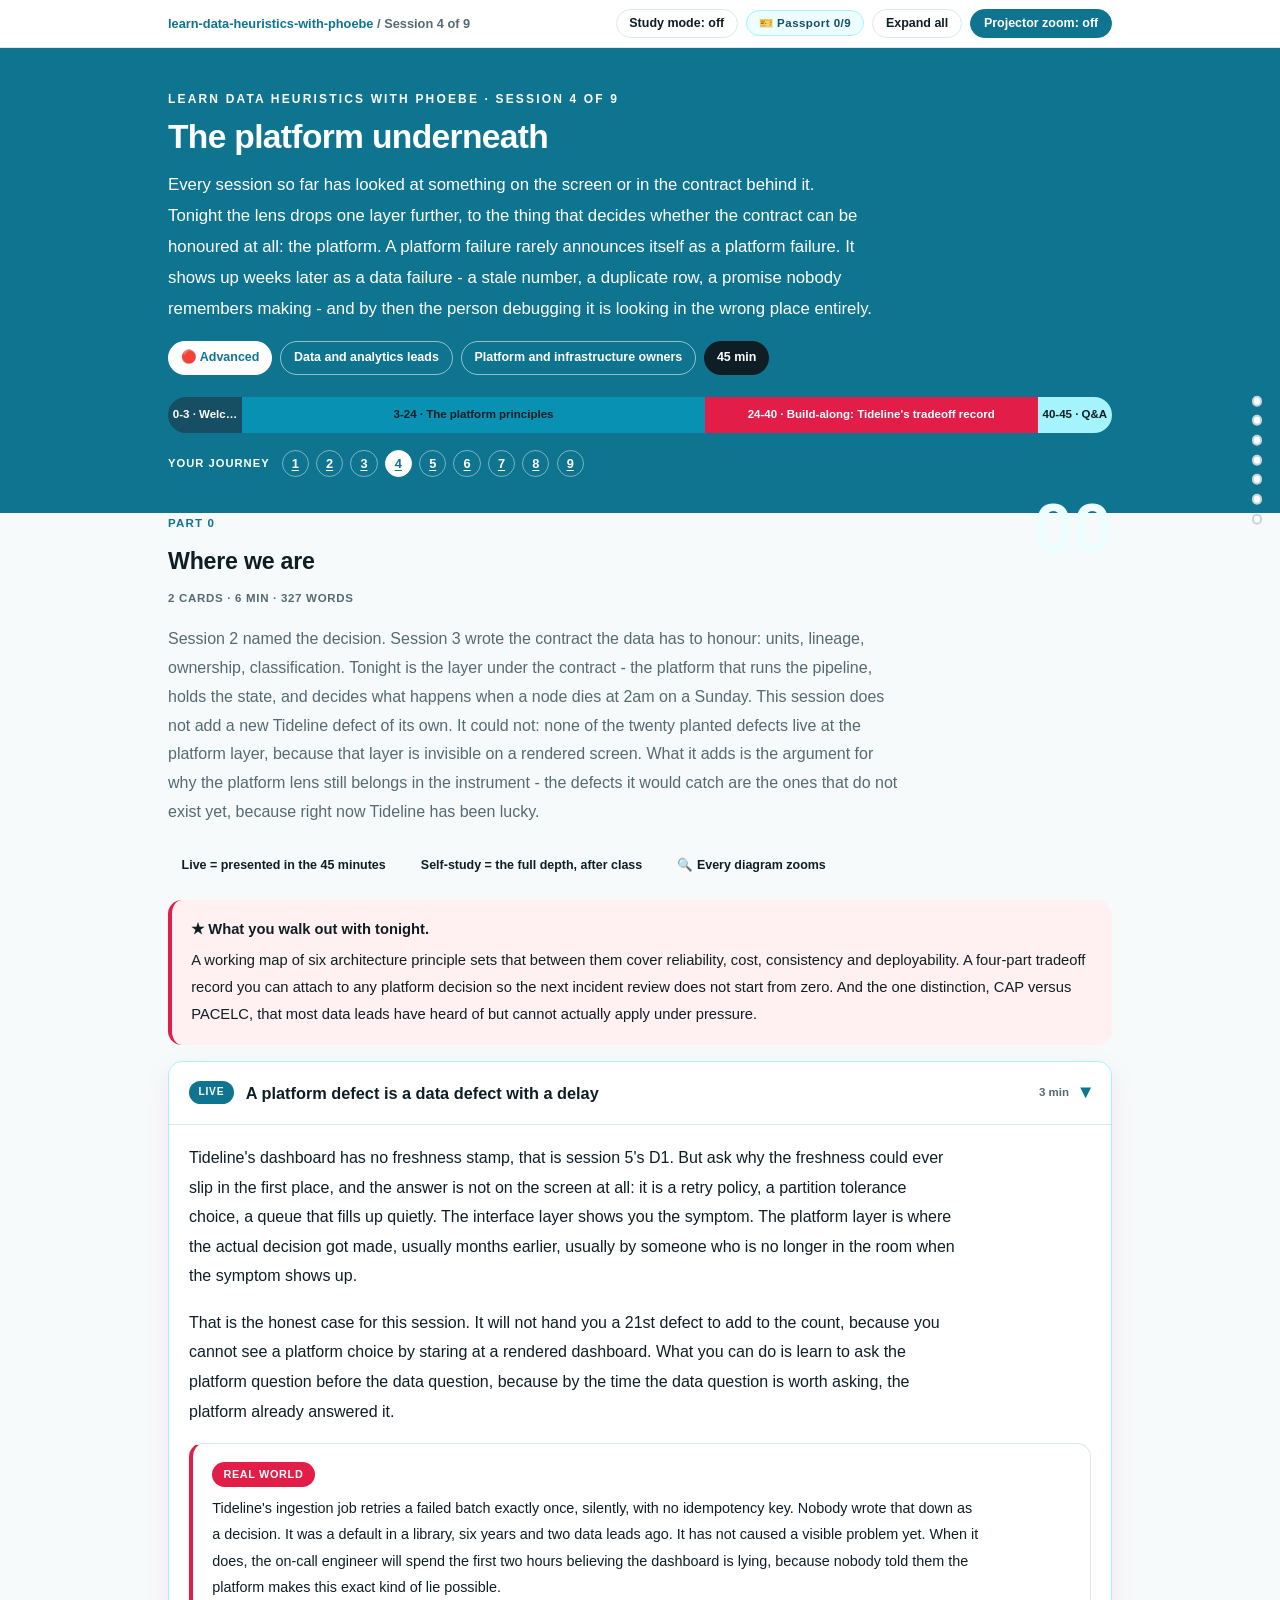
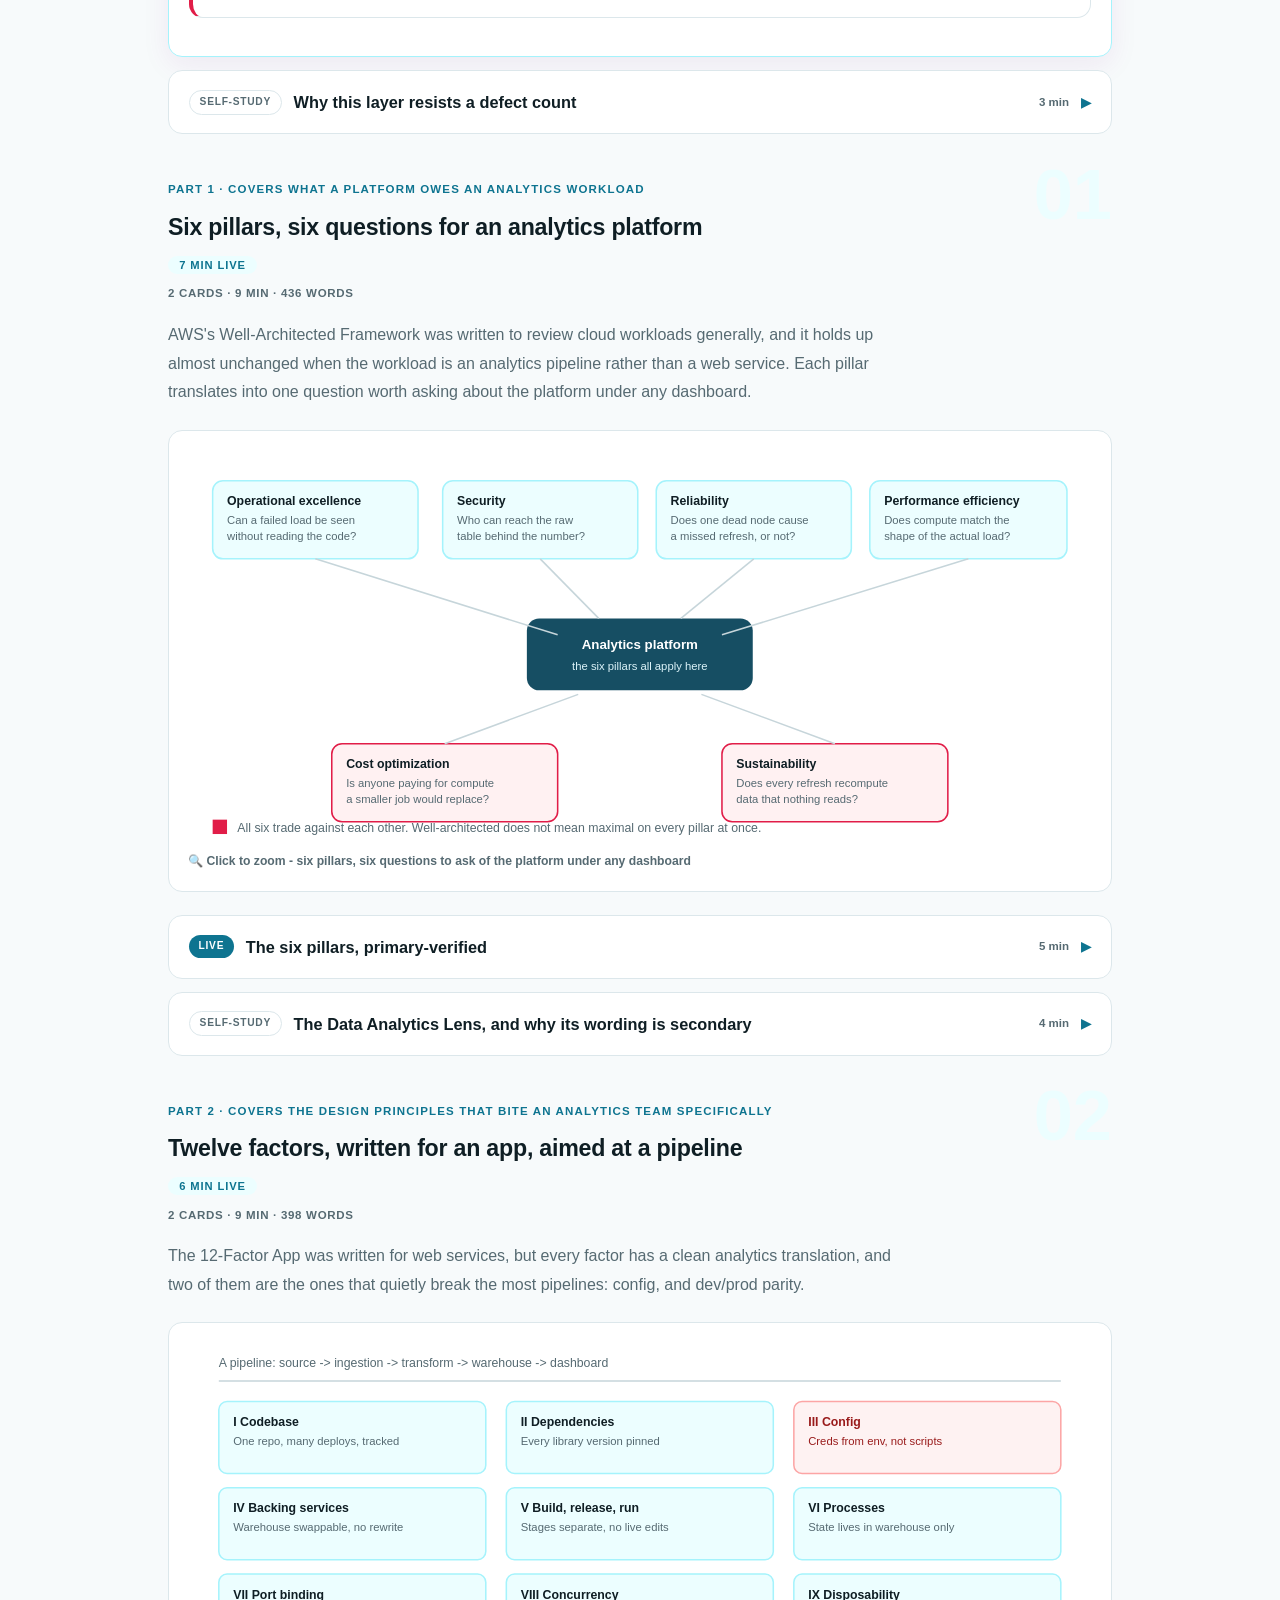
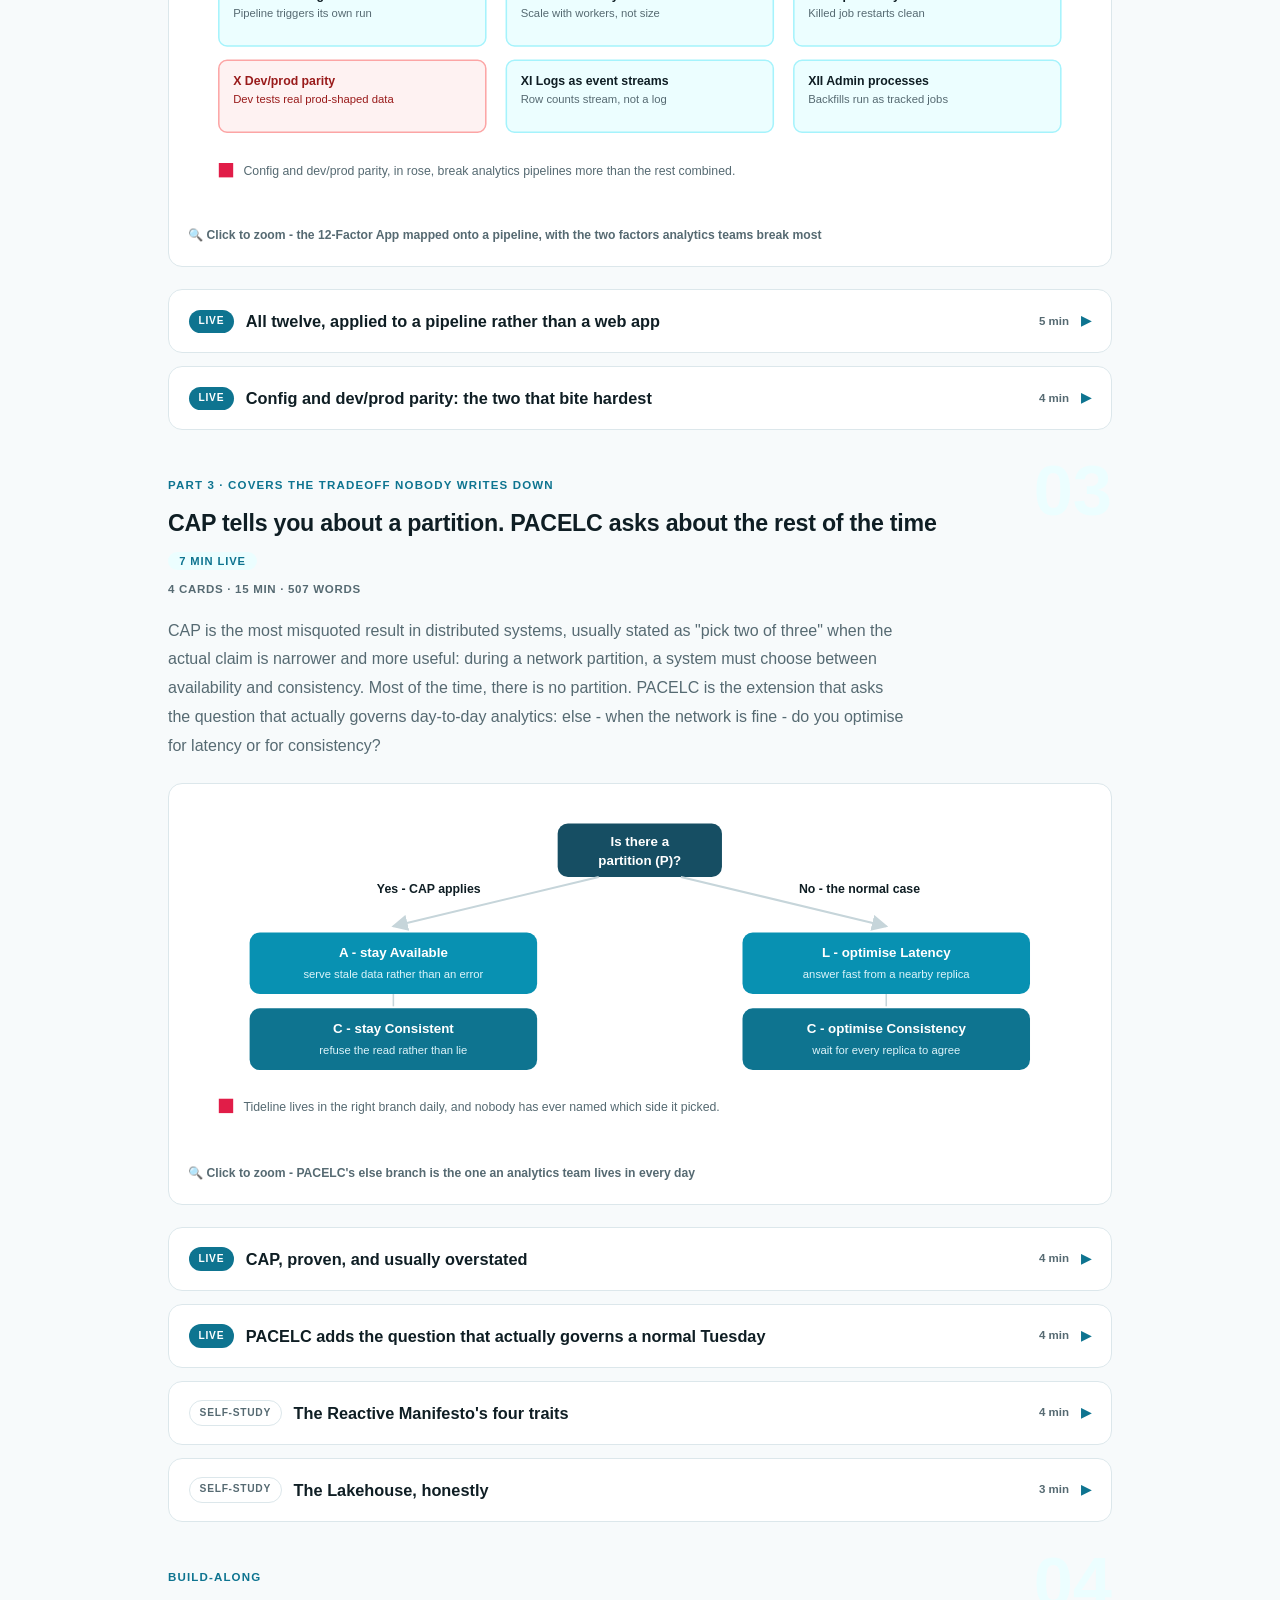
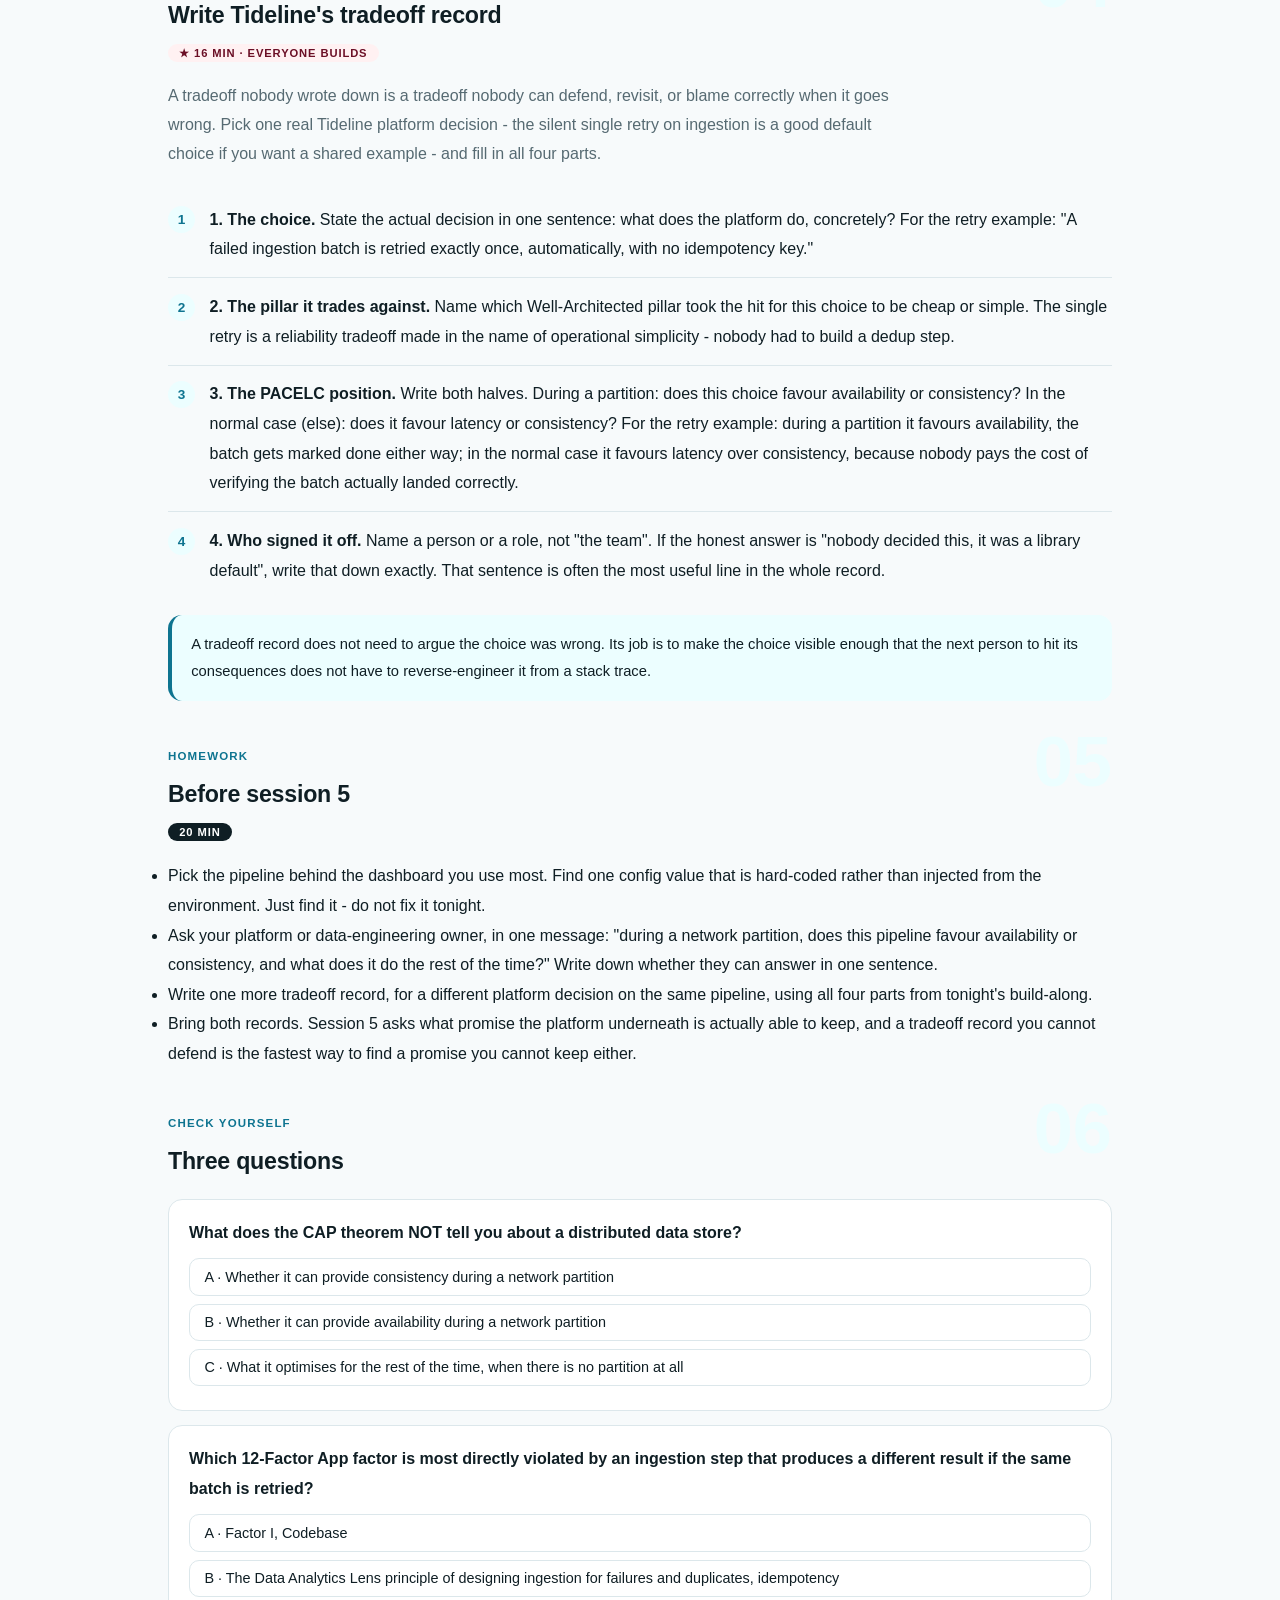
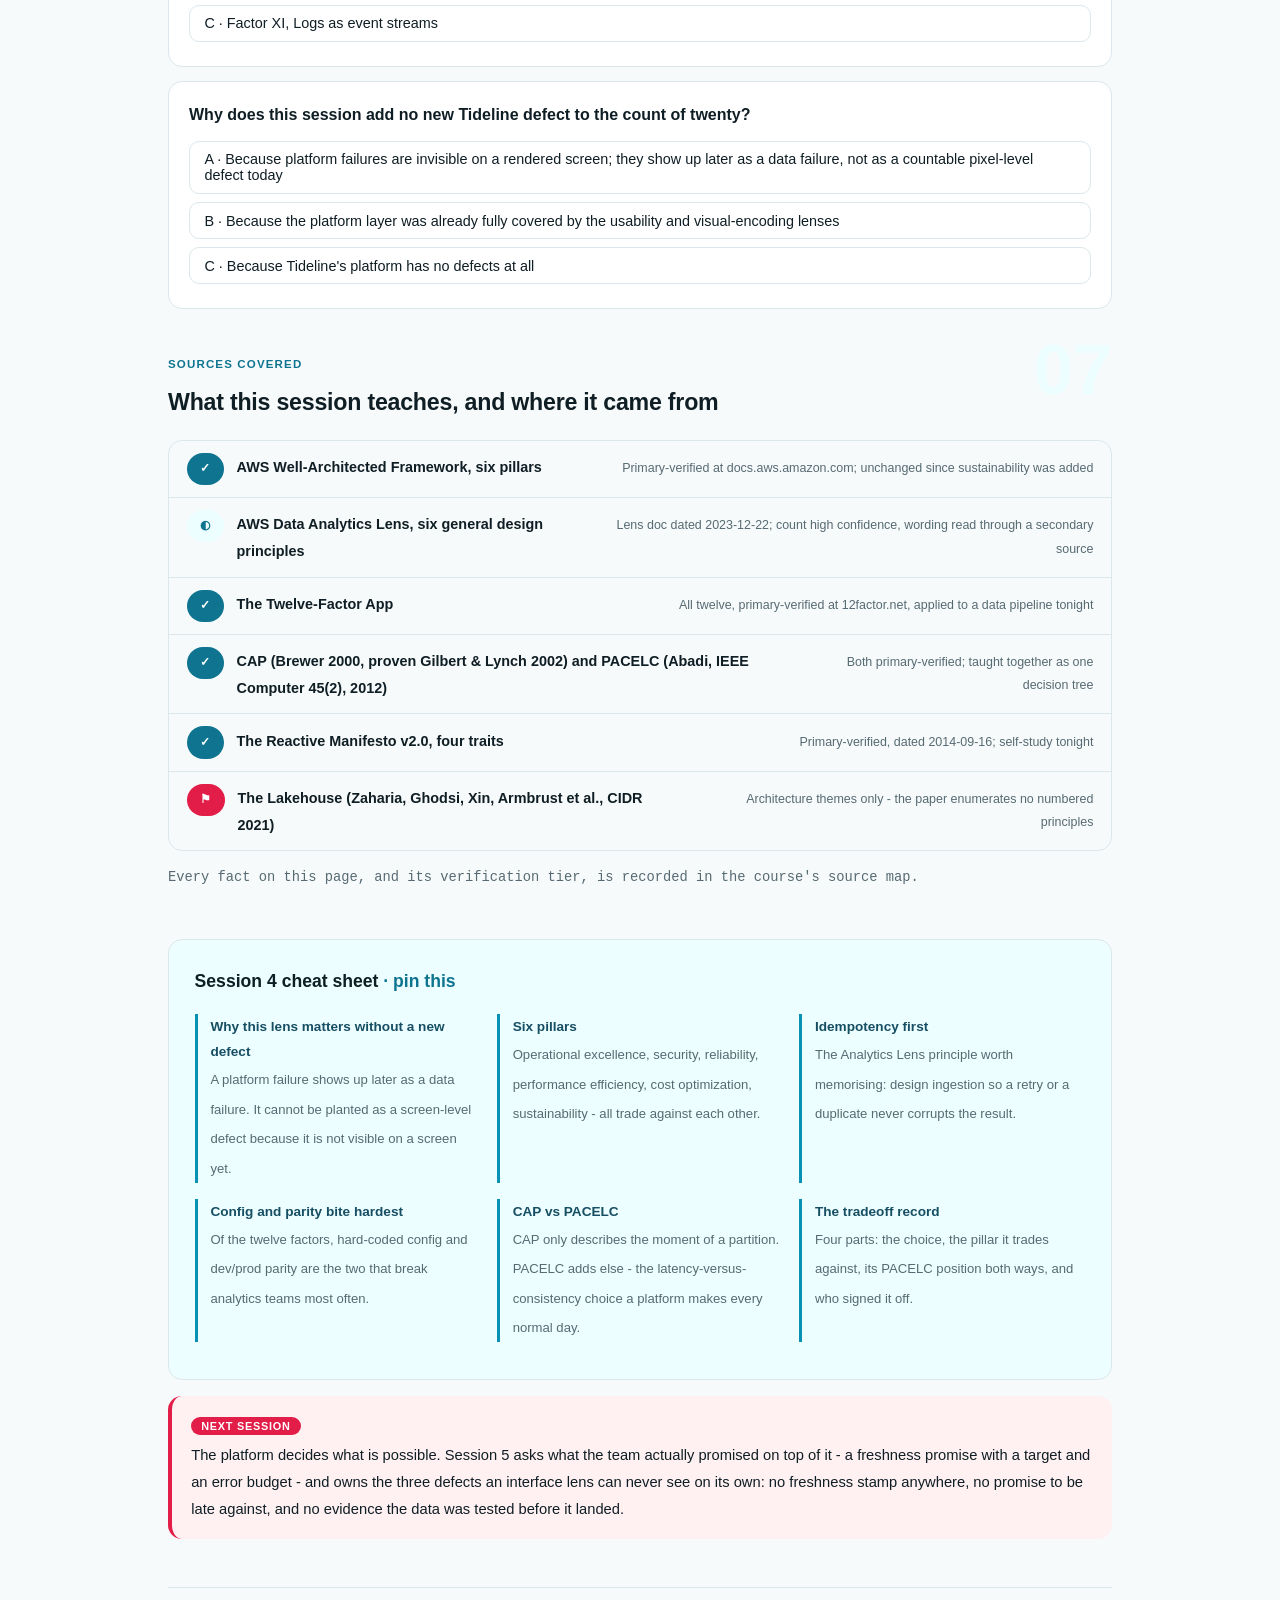
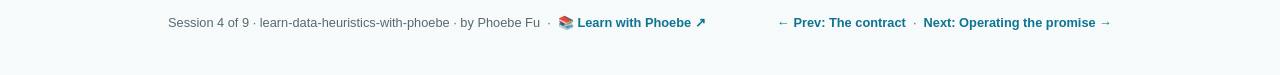
<file: courses/04-the-platform.html>
<!DOCTYPE html>
<html lang="en">
<head>
<meta charset="UTF-8">
<meta name="viewport" content="width=device-width, initial-scale=1.0">
<!-- social:start -->
<meta name="description" content="Session 4 of 9. Why a platform failure shows up months later as a data failure, taught through AWS Well-Architected, the Data Analytics Lens, the 12-Factor App, CAP, PACELC and the Reactive Manifesto - applied to Tideline's actual tradeoffs.">
<meta property="og:type" content="article">
<meta property="og:site_name" content="Learn with Phoebe">
<meta property="og:title" content="The platform underneath - learn data heuristics with phoebe">
<meta property="og:description" content="Session 4 of 9. Six pillars, six analytics design principles, twelve factors, and the tradeoff nobody writes down.">
<meta property="og:url" content="https://phoebefu6.github.io/learn-data-heuristics-with-phoebe/courses/04-the-platform.html">
<meta property="og:image" content="https://phoebefu6.github.io/learn-data-heuristics-with-phoebe/assets/og-cover.png">
<meta property="og:image:width" content="1200">
<meta property="og:image:height" content="630">
<meta name="twitter:card" content="summary_large_image">
<meta name="twitter:title" content="The platform underneath - learn data heuristics with phoebe">
<meta name="twitter:description" content="Session 4 of 9. Why a platform failure shows up later as a data failure.">
<meta name="twitter:image" content="https://phoebefu6.github.io/learn-data-heuristics-with-phoebe/assets/og-cover.png">
<!-- social:end -->
<title>Session 4 · The platform underneath - learn data heuristics with phoebe</title>
<link rel="stylesheet" href="../assets/style.css?v=26">
</head>
<body>

<div class="toolbar">
  <div class="wrap">
    <span class="crumb"><a href="../index.html">learn-data-heuristics-with-phoebe</a> / Session 4 of 9</span>
    <button class="btn" id="toggle-all" type="button">Expand all</button>
    <button class="btn primary" id="zoom-toggle" type="button">Projector zoom: off</button>
  </div>
</div>

<header class="masthead">
  <div class="wrap">
    <div class="eyebrow">Learn Data Heuristics with Phoebe · Session 4 of 9</div>
    <h1>The platform <span class="accent">underneath</span></h1>
    <p class="sub">Every session so far has looked at something on the screen or in the contract behind it. Tonight the lens drops one layer further, to the thing that decides whether the contract can be honoured at all: the platform. A platform failure rarely announces itself as a platform failure. It shows up weeks later as a data failure - a stale number, a duplicate row, a promise nobody remembers making - and by then the person debugging it is looking in the wrong place entirely.</p>
    <div class="chip-row">
      <span class="chip level">🔴 Advanced</span>
      <span class="chip audience">Data and analytics leads</span>
      <span class="chip audience">Platform and infrastructure owners</span>
      <span class="chip time">45 min</span>
    </div>
    <div class="agenda">
      <span class="a1" style="flex:1">0-3 · Welcome</span>
      <span class="a2" style="flex:7">3-24 · The platform principles</span>
      <span class="a3" style="flex:5">24-40 · Build-along: Tideline's tradeoff record</span>
      <span class="a4" style="flex:1">40-45 · Q&amp;A</span>
    </div>
  </div>
</header>

<main class="wrap">

  <!-- ============ INTRO ============ -->
  <section class="section" id="intro">
    <div class="section-kicker">
      <span class="klabel">Part 0</span>
      <h2>Where we are</h2>
    </div>
    <p class="lede">Session 2 named the decision. Session 3 wrote the contract the data has to honour: units, lineage, ownership, classification. Tonight is the layer under the contract - the platform that runs the pipeline, holds the state, and decides what happens when a node dies at 2am on a Sunday. This session does not add a new Tideline defect of its own. It could not: none of the twenty planted defects live at the platform layer, because that layer is invisible on a rendered screen. What it adds is the argument for why the platform lens still belongs in the instrument - the defects it would catch are the ones that do not exist yet, because right now Tideline has been lucky.</p>

    <div class="legend">
      <span class="pill">Live = presented in the 45 minutes</span>
      <span class="pill">Self-study = the full depth, after class</span>
      <span class="pill">🔍 Every diagram zooms</span>
    </div>

    <div class="callout win">
      <p><strong>★ What you walk out with tonight.</strong> A working map of six architecture principle sets that between them cover reliability, cost, consistency and deployability. A four-part tradeoff record you can attach to any platform decision so the next incident review does not start from zero. And the one distinction, CAP versus PACELC, that most data leads have heard of but cannot actually apply under pressure.</p>
    </div>

    <details class="card" open>
      <summary><span class="mode live">Live</span>A platform defect is a data defect with a delay<span class="mini">3 min</span><span class="caret">▶</span></summary>
      <div class="body">
        <p>Tideline's dashboard has no freshness stamp, that is session 5's D1. But ask why the freshness could ever slip in the first place, and the answer is not on the screen at all: it is a retry policy, a partition tolerance choice, a queue that fills up quietly. The interface layer shows you the symptom. The platform layer is where the actual decision got made, usually months earlier, usually by someone who is no longer in the room when the symptom shows up.</p>
        <p>That is the honest case for this session. It will not hand you a 21st defect to add to the count, because you cannot see a platform choice by staring at a rendered dashboard. What you can do is learn to ask the platform question before the data question, because by the time the data question is worth asking, the platform already answered it.</p>
        <div class="callout example">
          <span class="ex-pill">Real world</span>
          <p>Tideline's ingestion job retries a failed batch exactly once, silently, with no idempotency key. Nobody wrote that down as a decision. It was a default in a library, six years and two data leads ago. It has not caused a visible problem yet. When it does, the on-call engineer will spend the first two hours believing the dashboard is lying, because nobody told them the platform makes this exact kind of lie possible.</p>
        </div>
      </div>
    </details>

    <details class="card">
      <summary><span class="mode self">Self-study</span>Why this layer resists a defect count<span class="mini">3 min</span><span class="caret">▶</span></summary>
      <div class="body">
        <p>Sessions 3, 6 and 7 catch things you can point at: a missing unit, a truncated axis, thirteen fill colours. A platform review catches things you can only infer: a single point of failure that has not failed yet, a consistency model nobody chose on purpose, a cost tradeoff that was reasonable at last year's volume and is not reasonable now. None of that renders as a pixel, so none of it can be planted as a countable defect the way D1 through D20 were. The honest framing is that this lens changes what an incident review looks like, not what a screenshot review counts.</p>
      </div>
    </details>
  </section>

  <!-- ============ PART 1 ============ -->
  <section class="section" id="part-1">
    <div class="section-kicker">
      <span class="klabel">Part 1 · covers what a platform owes an analytics workload</span>
      <h2>Six pillars, six questions for an analytics platform</h2>
      <span class="tag concept">7 min live</span>
    </div>
    <p class="lede">AWS's Well-Architected Framework was written to review cloud workloads generally, and it holds up almost unchanged when the workload is an analytics pipeline rather than a web service. Each pillar translates into one question worth asking about the platform under any dashboard.</p>

    <figure class="zoomable">
      <svg viewBox="0 0 880 380" xmlns="http://www.w3.org/2000/svg" role="img" aria-label="Six pillars of the AWS Well-Architected Framework arranged around a central analytics platform, each labelled with the question it asks of that platform">
        <style>
          .s4aT { font: 700 12px Inter, sans-serif; fill: #0F1E24; }
          .s4aQ { font: 400 11px Inter, sans-serif; fill: #566A72; }
          .s4aH { font: 800 13px Inter, sans-serif; fill: #fff; }
          .s4aW { font: 400 11px Inter, sans-serif; fill: #DDF4FA; }
          .s4aN { font: 400 12px Inter, sans-serif; fill: #566A72; }
        </style>
        <rect x="330" y="164" width="220" height="70" rx="12" fill="#164E63"/>
        <text class="s4aH" x="440" y="194" text-anchor="middle">Analytics platform</text>
        <text class="s4aW" x="440" y="214" text-anchor="middle">the six pillars all apply here</text>

        <rect x="24" y="30" width="200" height="76" rx="10" fill="#ECFEFF" stroke="#A5F3FC" stroke-width="1.5"/>
        <text class="s4aT" x="38" y="54">Operational excellence</text>
        <text class="s4aQ" x="38" y="72">Can a failed load be seen</text>
        <text class="s4aQ" x="38" y="88">without reading the code?</text>

        <rect x="248" y="30" width="190" height="76" rx="10" fill="#ECFEFF" stroke="#A5F3FC" stroke-width="1.5"/>
        <text class="s4aT" x="262" y="54">Security</text>
        <text class="s4aQ" x="262" y="72">Who can reach the raw</text>
        <text class="s4aQ" x="262" y="88">table behind the number?</text>

        <rect x="456" y="30" width="190" height="76" rx="10" fill="#ECFEFF" stroke="#A5F3FC" stroke-width="1.5"/>
        <text class="s4aT" x="470" y="54">Reliability</text>
        <text class="s4aQ" x="470" y="72">Does one dead node cause</text>
        <text class="s4aQ" x="470" y="88">a missed refresh, or not?</text>

        <rect x="664" y="30" width="192" height="76" rx="10" fill="#ECFEFF" stroke="#A5F3FC" stroke-width="1.5"/>
        <text class="s4aT" x="678" y="54">Performance efficiency</text>
        <text class="s4aQ" x="678" y="72">Does compute match the</text>
        <text class="s4aQ" x="678" y="88">shape of the actual load?</text>

        <rect x="140" y="286" width="220" height="76" rx="10" fill="#FFF1F2" stroke="#E11D48" stroke-width="1.5"/>
        <text class="s4aT" x="154" y="310">Cost optimization</text>
        <text class="s4aQ" x="154" y="328">Is anyone paying for compute</text>
        <text class="s4aQ" x="154" y="344">a smaller job would replace?</text>

        <rect x="520" y="286" width="220" height="76" rx="10" fill="#FFF1F2" stroke="#E11D48" stroke-width="1.5"/>
        <text class="s4aT" x="534" y="310">Sustainability</text>
        <text class="s4aQ" x="534" y="328">Does every refresh recompute</text>
        <text class="s4aQ" x="534" y="344">data that nothing reads?</text>

        <line x1="124" y1="106" x2="360" y2="180" stroke="#C6D5DA" stroke-width="1.5"/>
        <line x1="343" y1="106" x2="400" y2="164" stroke="#C6D5DA" stroke-width="1.5"/>
        <line x1="551" y1="106" x2="480" y2="164" stroke="#C6D5DA" stroke-width="1.5"/>
        <line x1="760" y1="106" x2="520" y2="180" stroke="#C6D5DA" stroke-width="1.5"/>
        <line x1="250" y1="286" x2="380" y2="238" stroke="#C6D5DA" stroke-width="1.5"/>
        <line x1="630" y1="286" x2="500" y2="238" stroke="#C6D5DA" stroke-width="1.5"/>

        <rect x="24" y="360" width="14" height="14" fill="#E11D48"/>
        <text class="s4aN" x="48" y="372">All six trade against each other. Well-architected does not mean maximal on every pillar at once.</text>
      </svg>
      <figcaption>🔍 Click to zoom - six pillars, six questions to ask of the platform under any dashboard</figcaption>
    </figure>

    <details class="card">
      <summary><span class="mode live">Live</span>The six pillars, primary-verified<span class="mini">5 min</span><span class="caret">▶</span></summary>
      <div class="body">
        <p>AWS's own framework page names six pillars, unchanged since the sustainability pillar was added. Nothing here is analytics-specific in its wording, which is exactly why it transfers cleanly: a data platform is still a system that runs, gets attacked, fails, costs money, and draws power.</p>
        <table class="clean">
          <thead><tr><th>Pillar</th><th>What it asks of an analytics platform</th></tr></thead>
          <tbody>
            <tr><td>Operational excellence</td><td>Can the team run and monitor the pipeline as code, and learn from every failure without a hero?</td></tr>
            <tr><td>Security</td><td>Is access to raw and derived data controlled at the layer where the breach would actually happen?</td></tr>
            <tr><td>Reliability</td><td>Does the pipeline recover from a component failure without a human noticing at 3am?</td></tr>
            <tr><td>Performance efficiency</td><td>Is compute matched to the actual shape of the workload, not over-provisioned out of habit?</td></tr>
            <tr><td>Cost optimization</td><td>Is spend visible per pipeline, so a runaway job gets caught before the monthly bill does?</td></tr>
            <tr><td>Sustainability</td><td>Is anything being recomputed, stored or refreshed that nobody actually reads?</td></tr>
          </tbody>
        </table>
        <div class="callout example">
          <span class="ex-pill">Real world</span>
          <p>Tideline's nightly job reprocesses the full twelve-month retention window every run, because the incremental version was never finished. That is a performance-efficiency and a sustainability question at once, and it has been quietly answered the same way, by default, for two years.</p>
        </div>
      </div>
    </details>

    <details class="card">
      <summary><span class="mode self">Self-study</span>The Data Analytics Lens, and why its wording is secondary<span class="mini">4 min</span><span class="caret">▶</span></summary>
      <div class="body">
        <p>AWS also publishes a Data Analytics Lens that specialises the six pillars for analytics workloads specifically. The count of general design principles is high confidence - six - but the exact wording below is read through a secondary AWS-domain source rather than the primary lens document itself, so treat the phrasing as close but not verbatim.</p>
        <div class="callout warn">
          <p>Verification note: the lens document is dated 2023-12-22. The principle count is high confidence; the exact wording of each principle is secondary-sourced. Quote the theme, not the sentence, until you have read the primary PDF yourself.</p>
        </div>
        <ol>
          <li>Automate data ingestion end to end, so a new source does not mean a new manual step.</li>
          <li>Design ingestion for failures and duplicates - the technical name for this is idempotency, and it is the single principle worth memorising from this list.</li>
          <li>Design scalable, reliable analytics pipelines rather than ones sized for today's volume.</li>
          <li>Describe data with metadata, so a dataset is self-explaining rather than tribal knowledge.</li>
          <li>Manage the data-asset lifecycle and its governance from creation to retirement.</li>
          <li>Enforce data hygiene and model standards before data is allowed to reach a consumer.</li>
        </ol>
        <p>Principle 2, idempotency, is the one worth carrying forward. An ingestion step that can safely run twice on the same input is a step that can be retried without a human deciding whether it is safe. Tideline's single silent retry, mentioned above, fails this principle specifically - a second attempt at the same batch is not guaranteed to produce the same result.</p>
      </div>
    </details>
  </section>

  <!-- ============ PART 2 ============ -->
  <section class="section" id="part-2">
    <div class="section-kicker">
      <span class="klabel">Part 2 · covers the design principles that bite an analytics team specifically</span>
      <h2>Twelve factors, written for an app, aimed at a pipeline</h2>
      <span class="tag concept">6 min live</span>
    </div>
    <p class="lede">The 12-Factor App was written for web services, but every factor has a clean analytics translation, and two of them are the ones that quietly break the most pipelines: config, and dev/prod parity.</p>

    <figure class="zoomable">
      <svg viewBox="0 0 880 460" xmlns="http://www.w3.org/2000/svg" role="img" aria-label="Twelve factors mapped onto a data pipeline, arranged in a grid, with config and dev-prod parity marked as the two factors analytics teams break most often">
        <style>
          .s4bF { font: 700 12px Inter, sans-serif; fill: #0F1E24; }
          .s4bD { font: 400 11px Inter, sans-serif; fill: #566A72; }
          .s4bBadF { font: 700 12px Inter, sans-serif; fill: #991B1B; }
          .s4bBadD { font: 400 11px Inter, sans-serif; fill: #991B1B; }
          .s4bN { font: 400 12px Inter, sans-serif; fill: #566A72; }
        </style>
        <text class="s4bN" x="30" y="24">A pipeline: source -&gt; ingestion -&gt; transform -&gt; warehouse -&gt; dashboard</text>
        <line x1="30" y1="38" x2="850" y2="38" stroke="#C6D5DA" stroke-width="1.5"/>

        <rect x="30" y="58" width="260" height="70" rx="8" fill="#ECFEFF" stroke="#A5F3FC" stroke-width="1.5"/>
        <text class="s4bF" x="44" y="82">I Codebase</text>
        <text class="s4bD" x="44" y="100">One repo, many deploys, tracked</text>

        <rect x="310" y="58" width="260" height="70" rx="8" fill="#ECFEFF" stroke="#A5F3FC" stroke-width="1.5"/>
        <text class="s4bF" x="324" y="82">II Dependencies</text>
        <text class="s4bD" x="324" y="100">Every library version pinned</text>

        <rect x="590" y="58" width="260" height="70" rx="8" fill="#FEF2F2" stroke="#FCA5A5" stroke-width="1.5"/>
        <text class="s4bBadF" x="604" y="82">III Config</text>
        <text class="s4bBadD" x="604" y="100">Creds from env, not scripts</text>

        <rect x="30" y="142" width="260" height="70" rx="8" fill="#ECFEFF" stroke="#A5F3FC" stroke-width="1.5"/>
        <text class="s4bF" x="44" y="166">IV Backing services</text>
        <text class="s4bD" x="44" y="184">Warehouse swappable, no rewrite</text>

        <rect x="310" y="142" width="260" height="70" rx="8" fill="#ECFEFF" stroke="#A5F3FC" stroke-width="1.5"/>
        <text class="s4bF" x="324" y="166">V Build, release, run</text>
        <text class="s4bD" x="324" y="184">Stages separate, no live edits</text>

        <rect x="590" y="142" width="260" height="70" rx="8" fill="#ECFEFF" stroke="#A5F3FC" stroke-width="1.5"/>
        <text class="s4bF" x="604" y="166">VI Processes</text>
        <text class="s4bD" x="604" y="184">State lives in warehouse only</text>

        <rect x="30" y="226" width="260" height="70" rx="8" fill="#ECFEFF" stroke="#A5F3FC" stroke-width="1.5"/>
        <text class="s4bF" x="44" y="250">VII Port binding</text>
        <text class="s4bD" x="44" y="268">Pipeline triggers its own run</text>

        <rect x="310" y="226" width="260" height="70" rx="8" fill="#ECFEFF" stroke="#A5F3FC" stroke-width="1.5"/>
        <text class="s4bF" x="324" y="250">VIII Concurrency</text>
        <text class="s4bD" x="324" y="268">Scale with workers, not size</text>

        <rect x="590" y="226" width="260" height="70" rx="8" fill="#ECFEFF" stroke="#A5F3FC" stroke-width="1.5"/>
        <text class="s4bF" x="604" y="250">IX Disposability</text>
        <text class="s4bD" x="604" y="268">Killed job restarts clean</text>

        <rect x="30" y="310" width="260" height="70" rx="8" fill="#FEF2F2" stroke="#FCA5A5" stroke-width="1.5"/>
        <text class="s4bBadF" x="44" y="334">X Dev/prod parity</text>
        <text class="s4bBadD" x="44" y="352">Dev tests real prod-shaped data</text>

        <rect x="310" y="310" width="260" height="70" rx="8" fill="#ECFEFF" stroke="#A5F3FC" stroke-width="1.5"/>
        <text class="s4bF" x="324" y="334">XI Logs as event streams</text>
        <text class="s4bD" x="324" y="352">Row counts stream, not a log</text>

        <rect x="590" y="310" width="260" height="70" rx="8" fill="#ECFEFF" stroke="#A5F3FC" stroke-width="1.5"/>
        <text class="s4bF" x="604" y="334">XII Admin processes</text>
        <text class="s4bD" x="604" y="352">Backfills run as tracked jobs</text>

        <rect x="30" y="410" width="14" height="14" fill="#E11D48"/>
        <text class="s4bN" x="54" y="422">Config and dev/prod parity, in rose, break analytics pipelines more than the rest combined.</text>
      </svg>
      <figcaption>🔍 Click to zoom - the 12-Factor App mapped onto a pipeline, with the two factors analytics teams break most</figcaption>
    </figure>

    <details class="card">
      <summary><span class="mode live">Live</span>All twelve, applied to a pipeline rather than a web app<span class="mini">5 min</span><span class="caret">▶</span></summary>
      <div class="body">
        <p>The factors are primary-verified at 12factor.net, unchanged since publication. Read as a checklist for a pipeline rather than a web service, most translate directly.</p>
        <table class="clean">
          <thead><tr><th>Factor</th><th>Analytics translation</th></tr></thead>
          <tbody>
            <tr><td>I Codebase</td><td>One tracked codebase per pipeline, many deploys, not a folder of ad hoc notebooks.</td></tr>
            <tr><td>II Dependencies</td><td>Every library version pinned; nothing assumed to already be on the runner.</td></tr>
            <tr><td>III Config</td><td>Credentials and connection strings come from the environment, never from a script.</td></tr>
            <tr><td>IV Backing services</td><td>The warehouse, queue and object store are attachable resources, swappable without a code change.</td></tr>
            <tr><td>V Build, release, run</td><td>The three stages stay separate; nobody edits code on the box that is running.</td></tr>
            <tr><td>VI Processes</td><td>A transform job keeps no state of its own; the warehouse is the source of truth.</td></tr>
            <tr><td>VII Port binding</td><td>A pipeline exposes its own trigger or API rather than depending on a host-level scheduler hack.</td></tr>
            <tr><td>VIII Concurrency</td><td>Scale by running more workers on more partitions, not by making one worker bigger forever.</td></tr>
            <tr><td>IX Disposability</td><td>A killed job can restart from a clean state with no half-written table left behind.</td></tr>
            <tr><td>X Dev/prod parity</td><td>Dev runs against a real slice of production data and the same warehouse engine, not a sample CSV.</td></tr>
            <tr><td>XI Logs as event streams</td><td>Row counts, timings and failures stream out as structured events, not a log file nobody tails.</td></tr>
            <tr><td>XII Admin processes</td><td>A manual backfill runs as a tracked, versioned job, not a query pasted into a console.</td></tr>
          </tbody>
        </table>
      </div>
    </details>

    <details class="card">
      <summary><span class="mode live">Live</span>Config and dev/prod parity: the two that bite hardest<span class="mini">4 min</span><span class="caret">▶</span></summary>
      <div class="body">
        <p>Config breaks analytics pipelines more than any other factor because a data pipeline typically touches more external systems than a web app: a source database, a queue, a warehouse, sometimes a third-party API. Each one hard-codes a connection string somewhere, usually in whichever script a departed contractor wrote first, and each one is a separate outage waiting for someone to change a password.</p>
        <p>Dev/prod parity fails almost as often, for a specific analytics reason: production data has skew, nulls, duplicates and volume that a hand-built sample never reproduces. A transform that passes every test against a thousand clean sample rows can still fall over on the one production row where a customer typed an emoji into a name field.</p>
        <div class="callout example">
          <span class="ex-pill">Real world</span>
          <p>Tideline's transform layer was developed against a curated sample export from eighteen months ago. The retention calculation that produces the truncated bar chart in session 6 was never tested against a month where a customer churned and returned within the same billing cycle, because that customer does not exist in the sample.</p>
        </div>
      </div>
    </details>
  </section>

  <!-- ============ PART 3 ============ -->
  <section class="section" id="part-3">
    <div class="section-kicker">
      <span class="klabel">Part 3 · covers the tradeoff nobody writes down</span>
      <h2>CAP tells you about a partition. PACELC asks about the rest of the time</h2>
      <span class="tag concept">7 min live</span>
    </div>
    <p class="lede">CAP is the most misquoted result in distributed systems, usually stated as "pick two of three" when the actual claim is narrower and more useful: during a network partition, a system must choose between availability and consistency. Most of the time, there is no partition. PACELC is the extension that asks the question that actually governs day-to-day analytics: else - when the network is fine - do you optimise for latency or for consistency?</p>

    <figure class="zoomable">
      <svg viewBox="0 0 880 340" xmlns="http://www.w3.org/2000/svg" role="img" aria-label="A PACELC decision tree: is there a partition, branching to availability or consistency; if no partition, else branching to latency or consistency">
        <style>
          .s4cT { font: 700 12px Inter, sans-serif; fill: #0F1E24; }
          .s4cB { font: 400 11.5px Inter, sans-serif; fill: #566A72; }
          .s4cH { font: 800 13px Inter, sans-serif; fill: #fff; }
          .s4cW { font: 400 11px Inter, sans-serif; fill: #DDF4FA; }
          .s4cL { font: 700 12px Inter, sans-serif; fill: #0F1E24; }
          .s4cN { font: 400 12px Inter, sans-serif; fill: #566A72; }
        </style>
        <defs>
          <marker id="s4Cr" markerWidth="8" markerHeight="8" refX="7" refY="4" orient="auto"><path d="M0,0 L8,4 L0,8 z" fill="#C6D5DA"/></marker>
        </defs>

        <rect x="360" y="20" width="160" height="52" rx="10" fill="#164E63"/>
        <text class="s4cH" x="440" y="42" text-anchor="middle">Is there a</text>
        <text class="s4cH" x="440" y="60" text-anchor="middle">partition (P)?</text>

        <line x1="400" y1="72" x2="200" y2="120" stroke="#C6D5DA" stroke-width="2" marker-end="url(#s4Cr)"/>
        <text class="s4cL" x="285" y="88" text-anchor="end">Yes - CAP applies</text>
        <line x1="480" y1="72" x2="680" y2="120" stroke="#C6D5DA" stroke-width="2" marker-end="url(#s4Cr)"/>
        <text class="s4cL" x="595" y="88">No - the normal case</text>

        <rect x="60" y="126" width="280" height="60" rx="10" fill="#0891B2"/>
        <text class="s4cH" x="200" y="150" text-anchor="middle">A - stay Available</text>
        <text class="s4cW" x="200" y="170" text-anchor="middle">serve stale data rather than an error</text>

        <rect x="60" y="200" width="280" height="60" rx="10" fill="#0E7490"/>
        <text class="s4cH" x="200" y="224" text-anchor="middle">C - stay Consistent</text>
        <text class="s4cW" x="200" y="244" text-anchor="middle">refuse the read rather than lie</text>

        <line x1="200" y1="186" x2="200" y2="198" stroke="#C6D5DA" stroke-width="1.5"/>

        <rect x="540" y="126" width="280" height="60" rx="10" fill="#0891B2"/>
        <text class="s4cH" x="680" y="150" text-anchor="middle">L - optimise Latency</text>
        <text class="s4cW" x="680" y="170" text-anchor="middle">answer fast from a nearby replica</text>

        <rect x="540" y="200" width="280" height="60" rx="10" fill="#0E7490"/>
        <text class="s4cH" x="680" y="224" text-anchor="middle">C - optimise Consistency</text>
        <text class="s4cW" x="680" y="244" text-anchor="middle">wait for every replica to agree</text>

        <line x1="680" y1="186" x2="680" y2="198" stroke="#C6D5DA" stroke-width="1.5"/>

        <rect x="30" y="288" width="14" height="14" fill="#E11D48"/>
        <text class="s4cN" x="54" y="300">Tideline lives in the right branch daily, and nobody has ever named which side it picked.</text>
      </svg>
      <figcaption>🔍 Click to zoom - PACELC's else branch is the one an analytics team lives in every day</figcaption>
    </figure>

    <details class="card">
      <summary><span class="mode live">Live</span>CAP, proven, and usually overstated<span class="mini">4 min</span><span class="caret">▶</span></summary>
      <div class="body">
        <p>Eric Brewer stated the conjecture in a PODC keynote in 2000; Gilbert and Lynch proved it formally in 2002. The actual claim: a distributed data store can provide at most two of Consistency, Availability and Partition tolerance <em>at the moment a partition occurs</em>. Because a network partition on modern infrastructure is a real possibility, not a hypothetical, partition tolerance is usually treated as non-negotiable, which leaves the real choice as consistency versus availability during that partition.</p>
        <p>The overstatement to correct out loud: CAP says nothing about behaviour when there is no partition, which is most of the time. Treating CAP as a complete description of a system's tradeoffs is the mistake PACELC exists to fix.</p>
      </div>
    </details>

    <details class="card">
      <summary><span class="mode live">Live</span>PACELC adds the question that actually governs a normal Tuesday<span class="mini">4 min</span><span class="caret">▶</span></summary>
      <div class="body">
        <p>Daniel Abadi's 2012 paper in IEEE Computer, "Consistency Tradeoffs in Modern Distributed Database System Design", extends CAP with else: if there is a Partition, trade Availability against Consistency (PAC); Else, trade Latency against Consistency (LC). Every analytics platform makes the else choice constantly, whether or not anyone ever wrote it down - it is the difference between a dashboard that answers instantly from a slightly stale replica, and one that waits for the freshest possible read.</p>
        <div class="callout tip">
          <p>The question worth asking in a platform review is never just "is this system CP or AP". It is "what does this system do on a Tuesday with no partition at all", because that is the branch it lives in essentially all the time.</p>
        </div>
      </div>
    </details>

    <details class="card">
      <summary><span class="mode self">Self-study</span>The Reactive Manifesto's four traits<span class="mini">4 min</span><span class="caret">▶</span></summary>
      <div class="body">
        <p>The Reactive Manifesto, version 2.0, dated 2014-09-16, names four traits a system should have, in a dependency order: message driven underlies elastic and resilient, which together enable responsive.</p>
        <ul>
          <li><strong>Responsive</strong> - the system replies in a timely way, which is the trait users and downstream dashboards actually experience.</li>
          <li><strong>Resilient</strong> - the system stays responsive in the face of failure, by isolating components so one crash does not cascade.</li>
          <li><strong>Elastic</strong> - the system stays responsive under varying load, scaling resources up and down to match.</li>
          <li><strong>Message driven</strong> - components communicate through asynchronous message passing, which is what makes isolation and elasticity possible in the first place.</li>
        </ul>
        <p>A batch pipeline is not automatically reactive just because it runs on cloud infrastructure. Tideline's nightly job is a single long-running process with no isolation between its stages - a failure in the transform step takes down the whole run rather than isolating to that stage alone, which is precisely the resilience trait this manifesto names.</p>
      </div>
    </details>

    <details class="card">
      <summary><span class="mode self">Self-study</span>The Lakehouse, honestly<span class="mini">3 min</span><span class="caret">▶</span></summary>
      <div class="body">
        <div class="callout warn">
          <p>The Lakehouse is frequently summarised as "the N principles of the lakehouse". It is not. The CIDR 2021 paper by Zaharia, Ghodsi, Xin, Armbrust et al. describes an architecture, not a numbered principle set, and it should never be cited as one. The themes it actually enumerates: open direct-access file formats, ACID transactions on object storage, schema enforcement and governance, decoupled compute and storage, and unified BI plus ML workloads on one copy of the data.</p>
        </div>
        <p>Treat the lakehouse as a pattern to describe, the same way you would describe Kimball versus Inmon: correctly, by its themes, and never as a countable list that somebody else can go verify and find missing.</p>
      </div>
    </details>
  </section>

  <!-- ============ DEMO ============ -->
  <section class="section" id="demo-4">
    <div class="section-kicker">
      <span class="klabel">Build-along</span>
      <h2>Write Tideline's tradeoff record</h2>
      <span class="tag demo">★ 16 min · everyone builds</span>
    </div>
    <p class="lede">A tradeoff nobody wrote down is a tradeoff nobody can defend, revisit, or blame correctly when it goes wrong. Pick one real Tideline platform decision - the silent single retry on ingestion is a good default choice if you want a shared example - and fill in all four parts.</p>

    <div class="steps">
      <div class="step"><p><strong>1. The choice.</strong> State the actual decision in one sentence: what does the platform do, concretely? For the retry example: "A failed ingestion batch is retried exactly once, automatically, with no idempotency key."</p></div>
      <div class="step"><p><strong>2. The pillar it trades against.</strong> Name which Well-Architected pillar took the hit for this choice to be cheap or simple. The single retry is a reliability tradeoff made in the name of operational simplicity - nobody had to build a dedup step.</p></div>
      <div class="step"><p><strong>3. The PACELC position.</strong> Write both halves. During a partition: does this choice favour availability or consistency? In the normal case (else): does it favour latency or consistency? For the retry example: during a partition it favours availability, the batch gets marked done either way; in the normal case it favours latency over consistency, because nobody pays the cost of verifying the batch actually landed correctly.</p></div>
      <div class="step"><p><strong>4. Who signed it off.</strong> Name a person or a role, not "the team". If the honest answer is "nobody decided this, it was a library default", write that down exactly. That sentence is often the most useful line in the whole record.</p></div>
    </div>

    <div class="callout tip">
      <p>A tradeoff record does not need to argue the choice was wrong. Its job is to make the choice visible enough that the next person to hit its consequences does not have to reverse-engineer it from a stack trace.</p>
    </div>
  </section>

  <!-- ============ EXERCISE ============ -->
  <section class="section" id="exercise">
    <div class="section-kicker">
      <span class="klabel">Homework</span>
      <h2>Before session 5</h2>
      <span class="tag exercise">20 min</span>
    </div>
    <ul>
      <li>Pick the pipeline behind the dashboard you use most. Find one config value that is hard-coded rather than injected from the environment. Just find it - do not fix it tonight.</li>
      <li>Ask your platform or data-engineering owner, in one message: "during a network partition, does this pipeline favour availability or consistency, and what does it do the rest of the time?" Write down whether they can answer in one sentence.</li>
      <li>Write one more tradeoff record, for a different platform decision on the same pipeline, using all four parts from tonight's build-along.</li>
      <li>Bring both records. Session 5 asks what promise the platform underneath is actually able to keep, and a tradeoff record you cannot defend is the fastest way to find a promise you cannot keep either.</li>
    </ul>
  </section>

  <!-- ============ QUIZ ============ -->
  <section class="section" id="quiz">
    <div class="section-kicker">
      <span class="klabel">Check yourself</span>
      <h2>Three questions</h2>
    </div>

    <div class="quiz-q" data-answer="2">
      <p class="qtext">What does the CAP theorem NOT tell you about a distributed data store?</p>
      <button class="qopt" type="button">A · Whether it can provide consistency during a network partition</button>
      <button class="qopt" type="button">B · Whether it can provide availability during a network partition</button>
      <button class="qopt" type="button">C · What it optimises for the rest of the time, when there is no partition at all</button>
      <p class="qwhy">CAP describes behaviour only at the moment of a partition. It is silent on the vastly more common case where the network is fine, which is exactly the gap PACELC's else clause fills.</p>
    </div>

    <div class="quiz-q" data-answer="1">
      <p class="qtext">Which 12-Factor App factor is most directly violated by an ingestion step that produces a different result if the same batch is retried?</p>
      <button class="qopt" type="button">A · Factor I, Codebase</button>
      <button class="qopt" type="button">B · The Data Analytics Lens principle of designing ingestion for failures and duplicates, idempotency</button>
      <button class="qopt" type="button">C · Factor XI, Logs as event streams</button>
      <p class="qwhy">A non-idempotent retry is precisely what the Analytics Lens principle warns against: ingestion must be designed so a failure or a duplicate attempt does not corrupt the result. Idempotency is the property a safe retry depends on.</p>
    </div>

    <div class="quiz-q" data-answer="0">
      <p class="qtext">Why does this session add no new Tideline defect to the count of twenty?</p>
      <button class="qopt" type="button">A · Because platform failures are invisible on a rendered screen; they show up later as a data failure, not as a countable pixel-level defect today</button>
      <button class="qopt" type="button">B · Because the platform layer was already fully covered by the usability and visual-encoding lenses</button>
      <button class="qopt" type="button">C · Because Tideline's platform has no defects at all</button>
      <p class="qwhy">The twenty planted defects are all properties of a rendered screen that a program can detect. A platform choice like an un-idempotent retry or an unnamed PACELC position is not visible that way - it becomes visible only after it causes a future data problem.</p>
    </div>

    <p class="quiz-score"></p>
  </section>

  <!-- ============ SOURCES ============ -->
  <section class="section" id="official">
    <div class="section-kicker">
      <span class="klabel">Sources covered</span>
      <h2>What this session teaches, and where it came from</h2>
    </div>
    <div class="covered">
      <div class="covered-row"><span class="status pill solid">✓</span><span class="name">AWS Well-Architected Framework, six pillars</span><span class="note">Primary-verified at docs.aws.amazon.com; unchanged since sustainability was added</span></div>
      <div class="covered-row"><span class="status pill light">◐</span><span class="name">AWS Data Analytics Lens, six general design principles</span><span class="note">Lens doc dated 2023-12-22; count high confidence, wording read through a secondary source</span></div>
      <div class="covered-row"><span class="status pill solid">✓</span><span class="name">The Twelve-Factor App</span><span class="note">All twelve, primary-verified at 12factor.net, applied to a data pipeline tonight</span></div>
      <div class="covered-row"><span class="status pill solid">✓</span><span class="name">CAP (Brewer 2000, proven Gilbert &amp; Lynch 2002) and PACELC (Abadi, IEEE Computer 45(2), 2012)</span><span class="note">Both primary-verified; taught together as one decision tree</span></div>
      <div class="covered-row"><span class="status pill solid">✓</span><span class="name">The Reactive Manifesto v2.0, four traits</span><span class="note">Primary-verified, dated 2014-09-16; self-study tonight</span></div>
      <div class="covered-row"><span class="status pill amber">⚑</span><span class="name">The Lakehouse (Zaharia, Ghodsi, Xin, Armbrust et al., CIDR 2021)</span><span class="note">Architecture themes only - the paper enumerates no numbered principles</span></div>
    </div>
    <p class="mono" style="margin-top:14px">Every fact on this page, and its verification tier, is recorded in the course's source map.</p>
  </section>

  <!-- ============ CHEAT SHEET ============ -->
  <section class="cheat" id="cheatsheet">
    <h3>Session 4 cheat sheet <span>· pin this</span></h3>
    <div class="grid-2">
      <div class="cheat-item"><b>Why this lens matters without a new defect</b><span>A platform failure shows up later as a data failure. It cannot be planted as a screen-level defect because it is not visible on a screen yet.</span></div>
      <div class="cheat-item"><b>Six pillars</b><span>Operational excellence, security, reliability, performance efficiency, cost optimization, sustainability - all trade against each other.</span></div>
      <div class="cheat-item"><b>Idempotency first</b><span>The Analytics Lens principle worth memorising: design ingestion so a retry or a duplicate never corrupts the result.</span></div>
      <div class="cheat-item"><b>Config and parity bite hardest</b><span>Of the twelve factors, hard-coded config and dev/prod parity are the two that break analytics teams most often.</span></div>
      <div class="cheat-item"><b>CAP vs PACELC</b><span>CAP only describes the moment of a partition. PACELC adds else - the latency-versus-consistency choice a platform makes every normal day.</span></div>
      <div class="cheat-item"><b>The tradeoff record</b><span>Four parts: the choice, the pillar it trades against, its PACELC position both ways, and who signed it off.</span></div>
    </div>
  </section>

  <div class="callout next">
    <span class="nx-pill">Next session</span>
    <p>The platform decides what is possible. Session 5 asks what the team actually promised on top of it - a freshness promise with a target and an error budget - and owns the three defects an interface lens can never see on its own: no freshness stamp anywhere, no promise to be late against, and no evidence the data was tested before it landed.</p>
  </div>

  <footer class="pagefoot">
    <span>Session 4 of 9 · learn-data-heuristics-with-phoebe · by Phoebe Fu &nbsp;·&nbsp; 📚 <a href="https://phoebefu6.github.io/learn-with-phoebe/">Learn with Phoebe ↗</a></span>
    <span><a href="03-the-contract.html">← Prev: The contract</a> &nbsp;·&nbsp; <a href="05-operating-the-promise.html">Next: Operating the promise →</a></span>
  </footer>

</main>

<script src="../assets/app.js?v=24"></script>
</body>
</html>
</file>
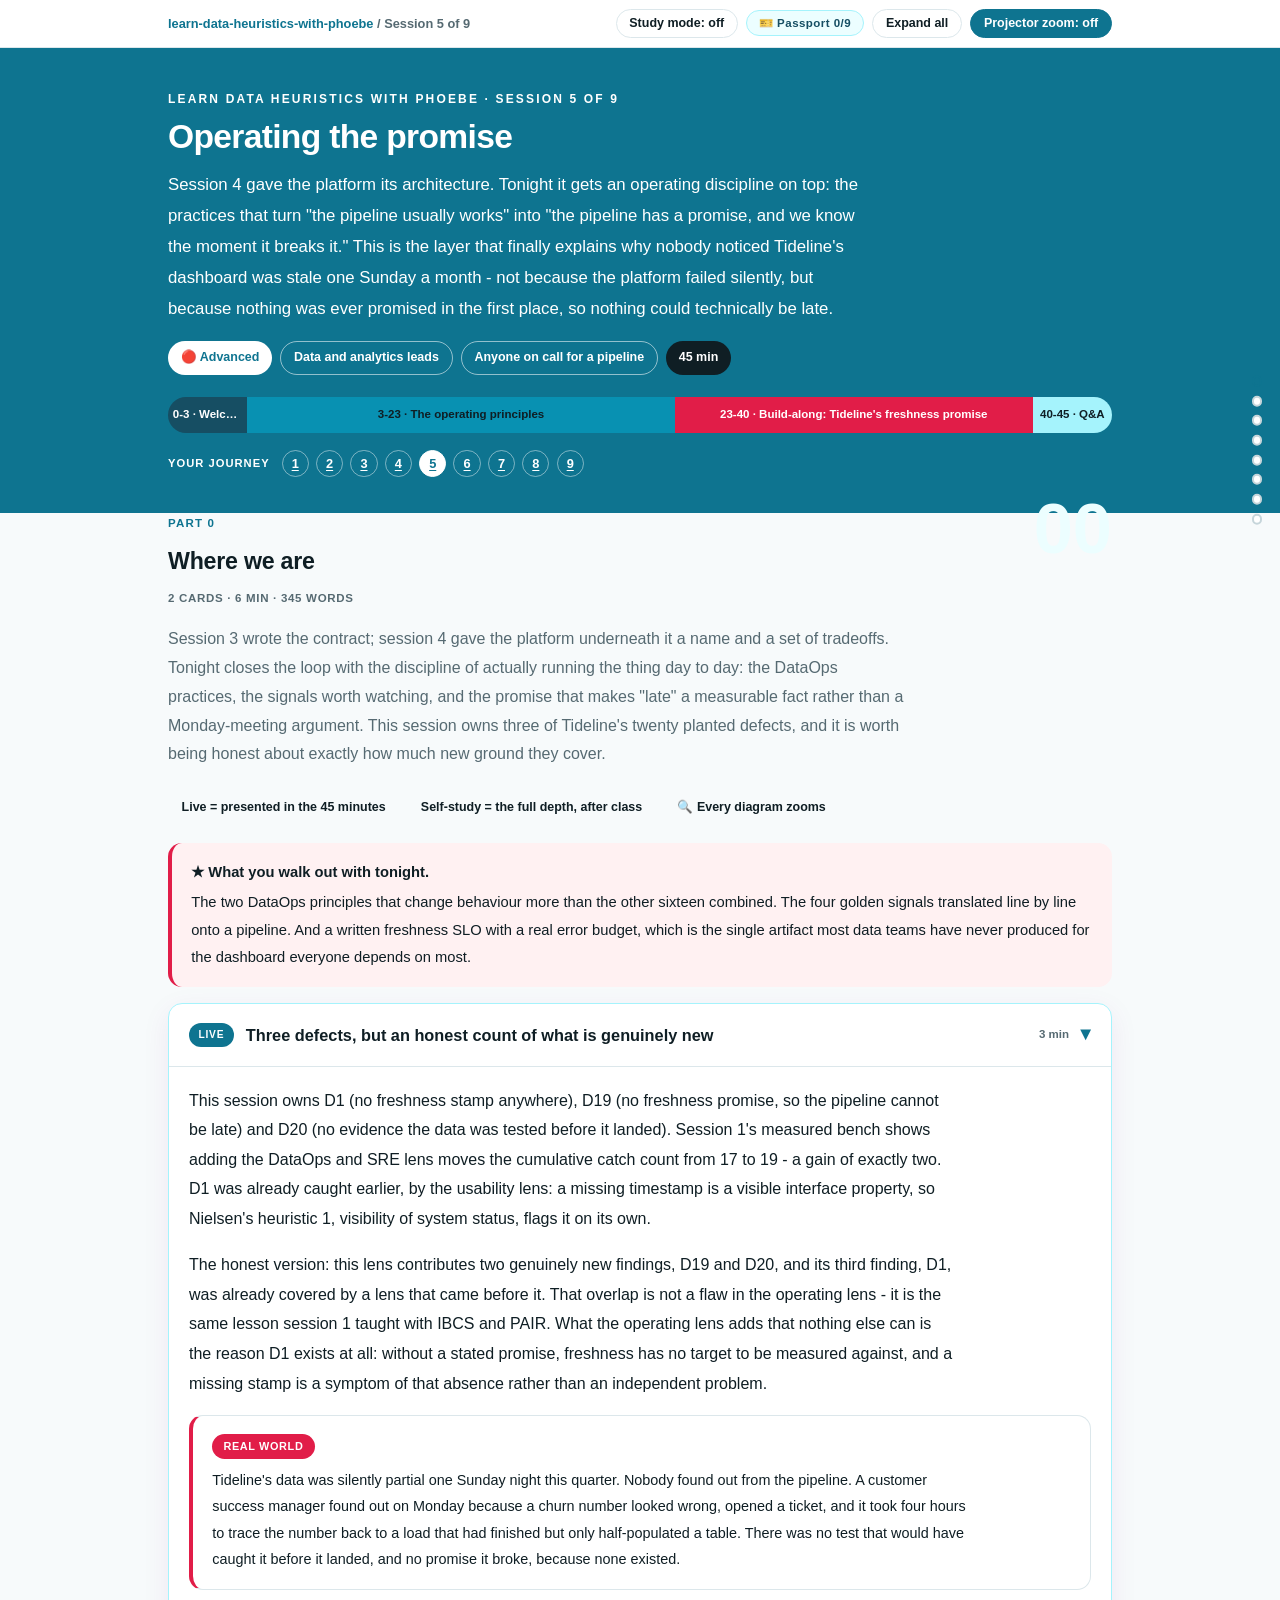
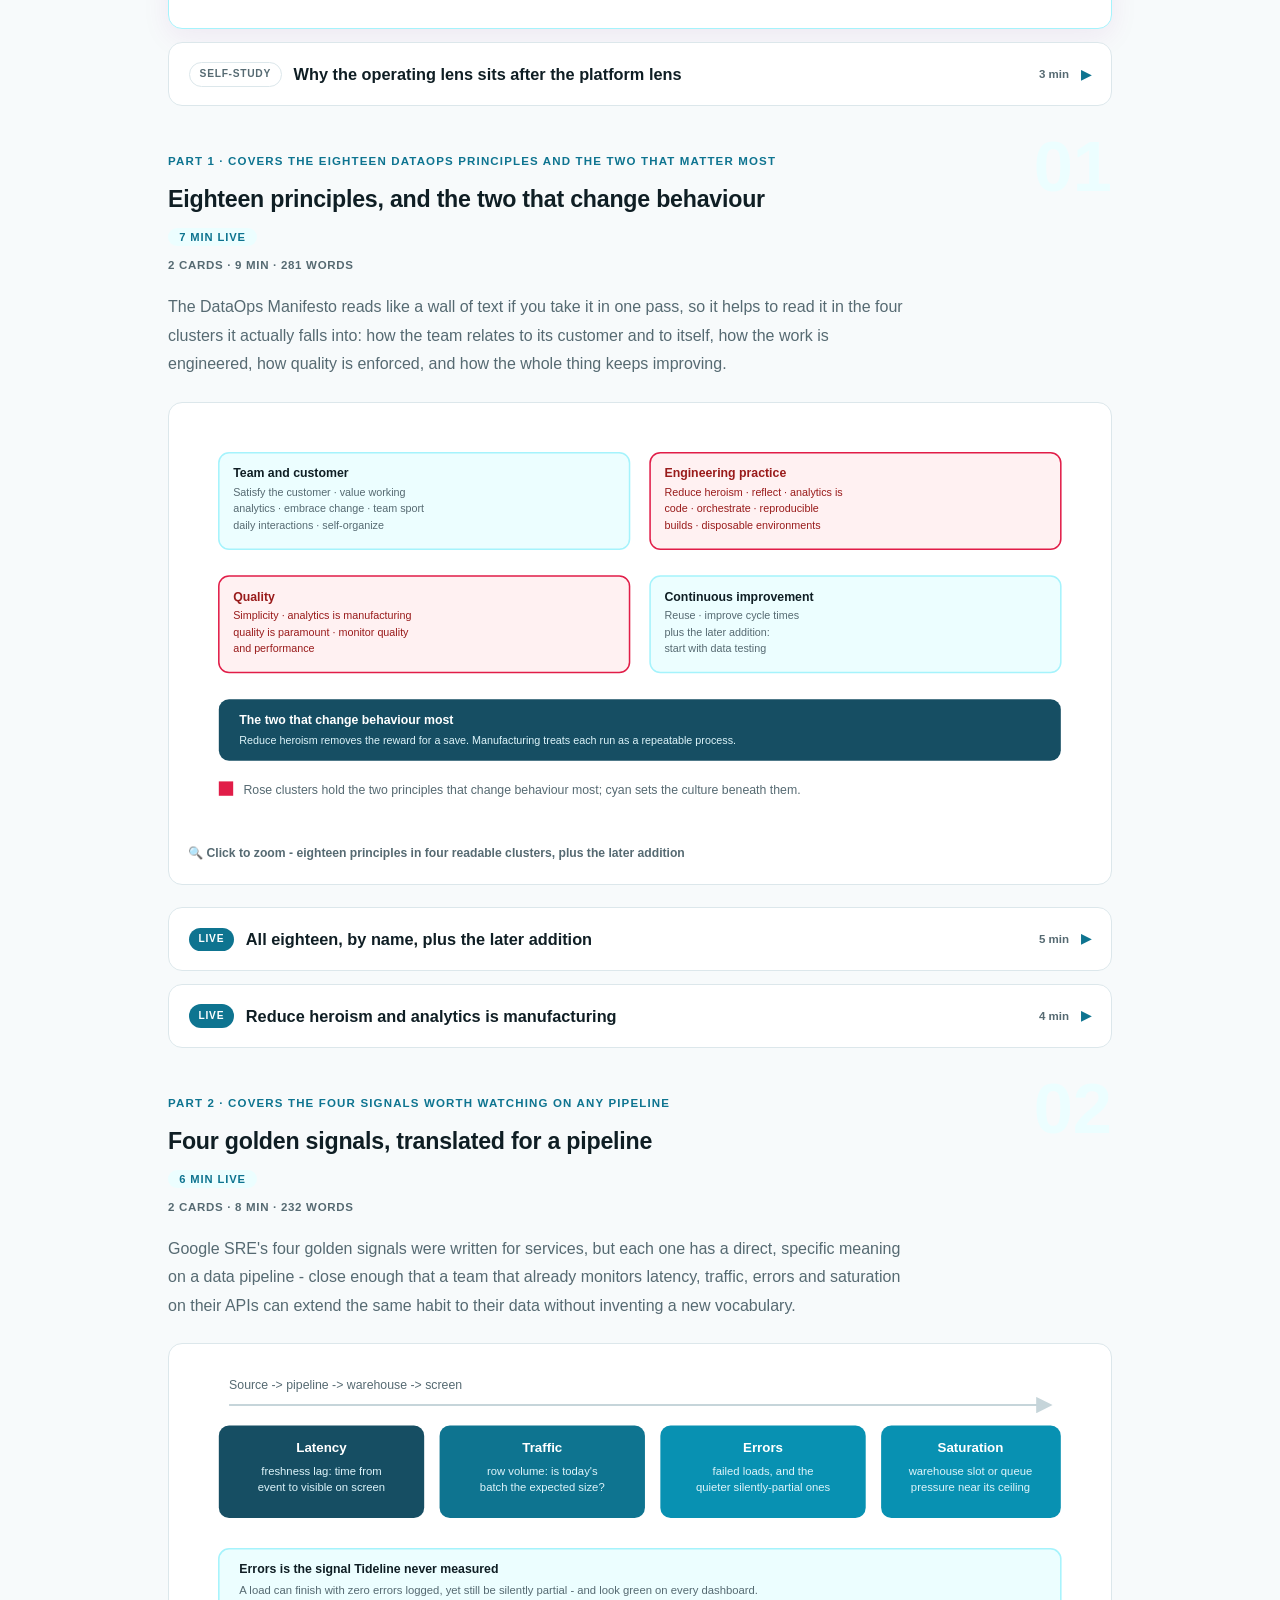
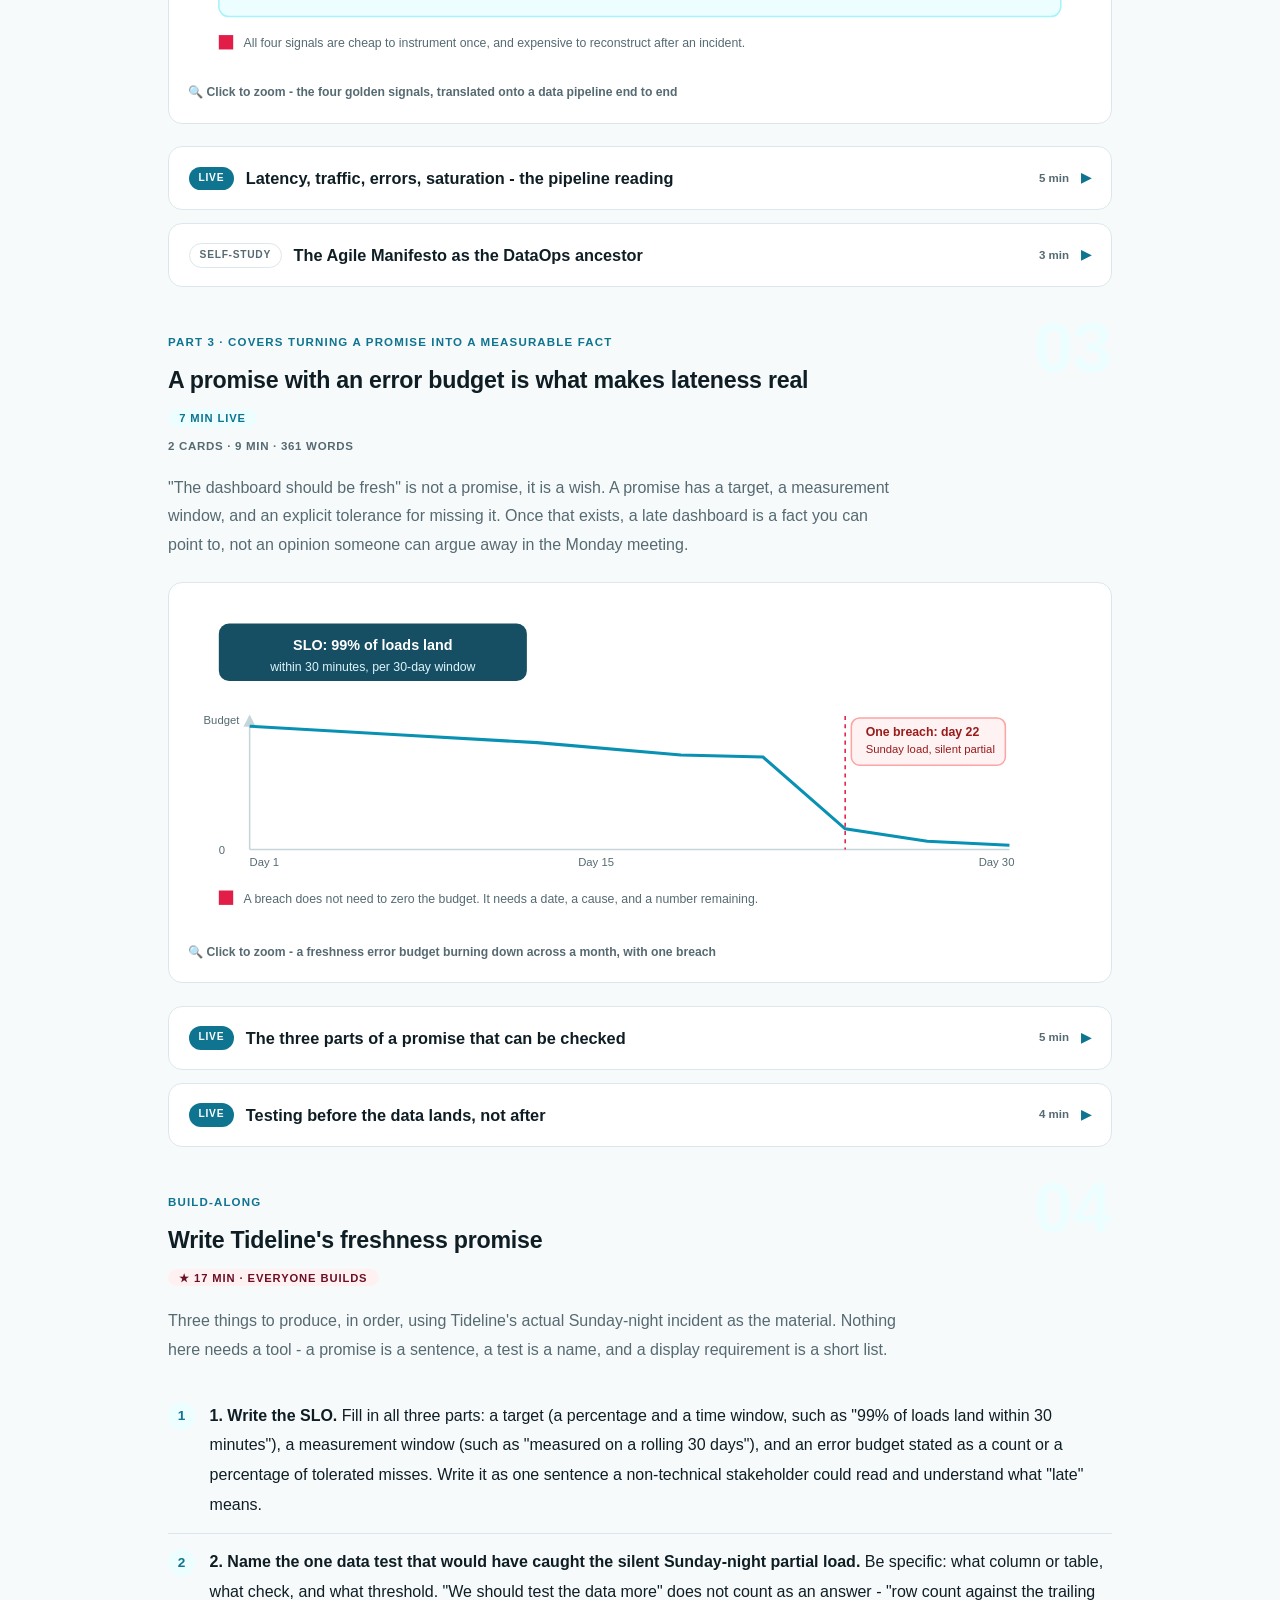
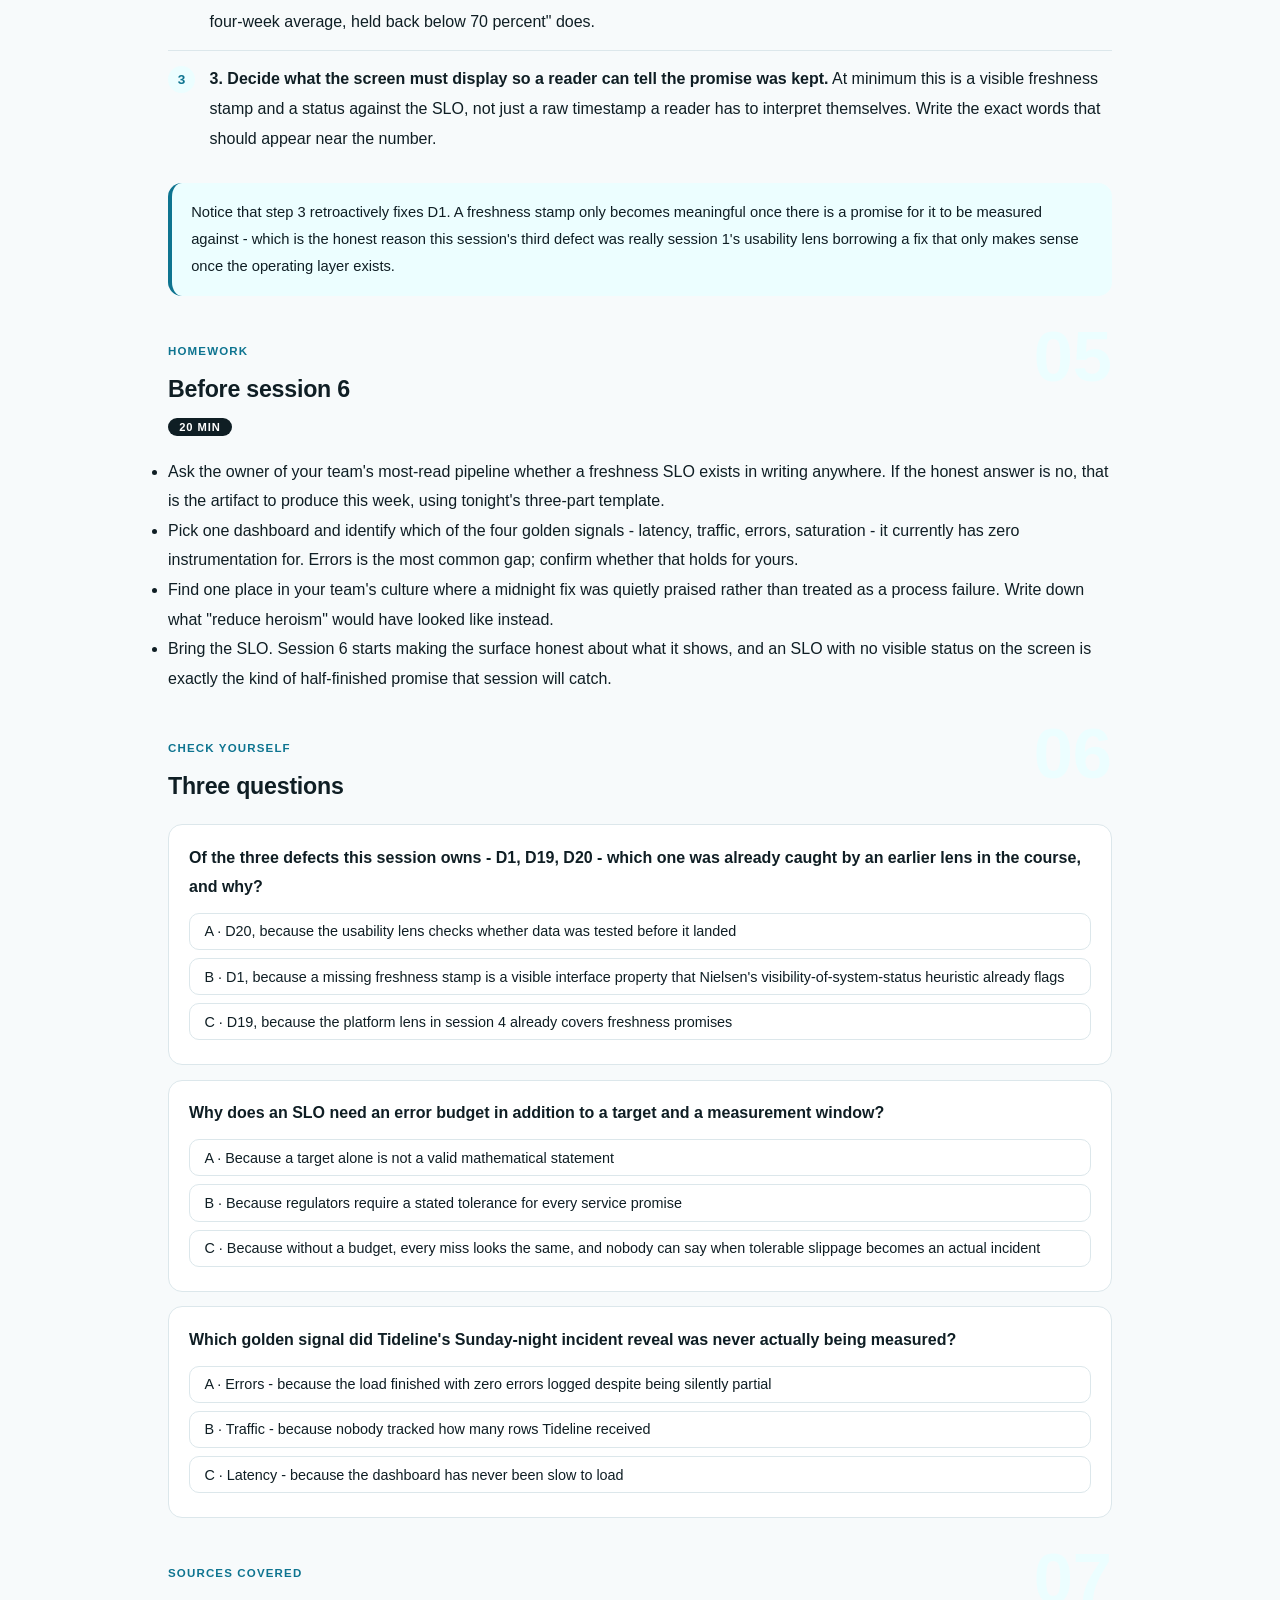
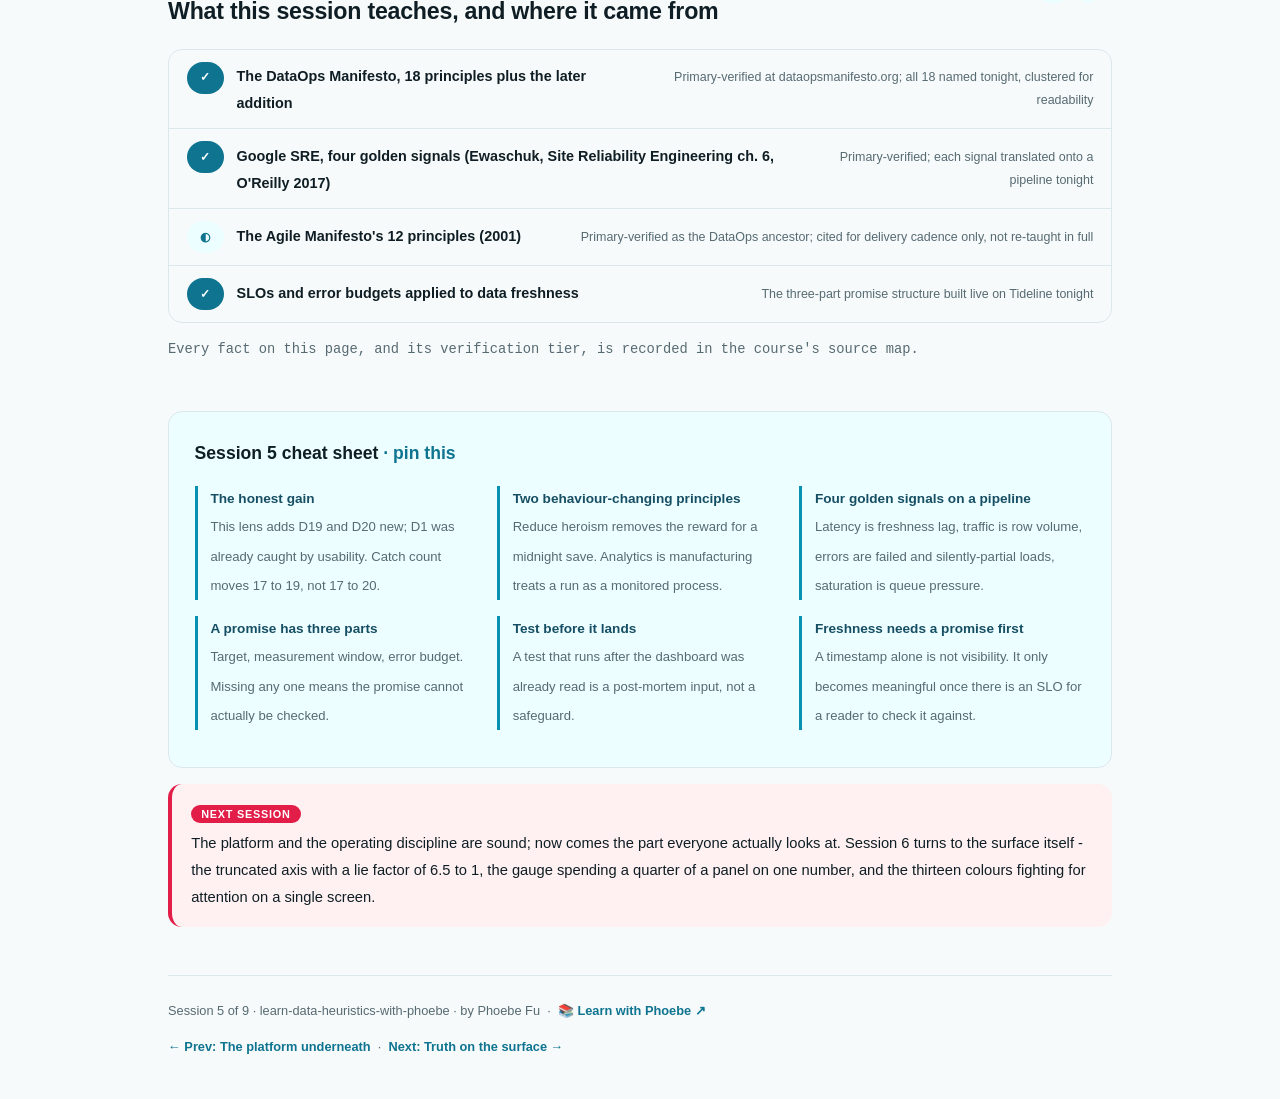
<file: courses/05-operating-the-promise.html>
<!DOCTYPE html>
<html lang="en">
<head>
<meta charset="UTF-8">
<meta name="viewport" content="width=device-width, initial-scale=1.0">
<!-- social:start -->
<meta name="description" content="Session 5 of 9. The DataOps Manifesto's 18 principles, Google SRE's four golden signals, and a freshness SLO with an error budget - the operating lens that catches the two defects on Tideline no interface review can see.">
<meta property="og:type" content="article">
<meta property="og:site_name" content="Learn with Phoebe">
<meta property="og:title" content="Operating the promise - learn data heuristics with phoebe">
<meta property="og:description" content="Session 5 of 9. Eighteen DataOps principles, four golden signals, and why a promise that can be missed is what makes lateness a fact.">
<meta property="og:url" content="https://phoebefu6.github.io/learn-data-heuristics-with-phoebe/courses/05-operating-the-promise.html">
<meta property="og:image" content="https://phoebefu6.github.io/learn-data-heuristics-with-phoebe/assets/og-cover.png">
<meta property="og:image:width" content="1200">
<meta property="og:image:height" content="630">
<meta name="twitter:card" content="summary_large_image">
<meta name="twitter:title" content="Operating the promise - learn data heuristics with phoebe">
<meta name="twitter:description" content="Session 5 of 9. Why a pipeline needs a promise before it can ever be called late.">
<meta name="twitter:image" content="https://phoebefu6.github.io/learn-data-heuristics-with-phoebe/assets/og-cover.png">
<!-- social:end -->
<title>Session 5 · Operating the promise - learn data heuristics with phoebe</title>
<link rel="stylesheet" href="../assets/style.css?v=26">
</head>
<body>

<div class="toolbar">
  <div class="wrap">
    <span class="crumb"><a href="../index.html">learn-data-heuristics-with-phoebe</a> / Session 5 of 9</span>
    <button class="btn" id="toggle-all" type="button">Expand all</button>
    <button class="btn primary" id="zoom-toggle" type="button">Projector zoom: off</button>
  </div>
</div>

<header class="masthead">
  <div class="wrap">
    <div class="eyebrow">Learn Data Heuristics with Phoebe · Session 5 of 9</div>
    <h1>Operating the <span class="accent">promise</span></h1>
    <p class="sub">Session 4 gave the platform its architecture. Tonight it gets an operating discipline on top: the practices that turn "the pipeline usually works" into "the pipeline has a promise, and we know the moment it breaks it." This is the layer that finally explains why nobody noticed Tideline's dashboard was stale one Sunday a month - not because the platform failed silently, but because nothing was ever promised in the first place, so nothing could technically be late.</p>
    <div class="chip-row">
      <span class="chip level">🔴 Advanced</span>
      <span class="chip audience">Data and analytics leads</span>
      <span class="chip audience">Anyone on call for a pipeline</span>
      <span class="chip time">45 min</span>
    </div>
    <div class="agenda">
      <span class="a1" style="flex:1">0-3 · Welcome</span>
      <span class="a2" style="flex:6">3-23 · The operating principles</span>
      <span class="a3" style="flex:5">23-40 · Build-along: Tideline's freshness promise</span>
      <span class="a4" style="flex:1">40-45 · Q&amp;A</span>
    </div>
  </div>
</header>

<main class="wrap">

  <!-- ============ INTRO ============ -->
  <section class="section" id="intro">
    <div class="section-kicker">
      <span class="klabel">Part 0</span>
      <h2>Where we are</h2>
    </div>
    <p class="lede">Session 3 wrote the contract; session 4 gave the platform underneath it a name and a set of tradeoffs. Tonight closes the loop with the discipline of actually running the thing day to day: the DataOps practices, the signals worth watching, and the promise that makes "late" a measurable fact rather than a Monday-meeting argument. This session owns three of Tideline's twenty planted defects, and it is worth being honest about exactly how much new ground they cover.</p>

    <div class="legend">
      <span class="pill">Live = presented in the 45 minutes</span>
      <span class="pill">Self-study = the full depth, after class</span>
      <span class="pill">🔍 Every diagram zooms</span>
    </div>

    <div class="callout win">
      <p><strong>★ What you walk out with tonight.</strong> The two DataOps principles that change behaviour more than the other sixteen combined. The four golden signals translated line by line onto a pipeline. And a written freshness SLO with a real error budget, which is the single artifact most data teams have never produced for the dashboard everyone depends on most.</p>
    </div>

    <details class="card" open>
      <summary><span class="mode live">Live</span>Three defects, but an honest count of what is genuinely new<span class="mini">3 min</span><span class="caret">▶</span></summary>
      <div class="body">
        <p>This session owns D1 (no freshness stamp anywhere), D19 (no freshness promise, so the pipeline cannot be late) and D20 (no evidence the data was tested before it landed). Session 1's measured bench shows adding the DataOps and SRE lens moves the cumulative catch count from 17 to 19 - a gain of exactly two. D1 was already caught earlier, by the usability lens: a missing timestamp is a visible interface property, so Nielsen's heuristic 1, visibility of system status, flags it on its own.</p>
        <p>The honest version: this lens contributes two genuinely new findings, D19 and D20, and its third finding, D1, was already covered by a lens that came before it. That overlap is not a flaw in the operating lens - it is the same lesson session 1 taught with IBCS and PAIR. What the operating lens adds that nothing else can is the reason D1 exists at all: without a stated promise, freshness has no target to be measured against, and a missing stamp is a symptom of that absence rather than an independent problem.</p>
        <div class="callout example">
          <span class="ex-pill">Real world</span>
          <p>Tideline's data was silently partial one Sunday night this quarter. Nobody found out from the pipeline. A customer success manager found out on Monday because a churn number looked wrong, opened a ticket, and it took four hours to trace the number back to a load that had finished but only half-populated a table. There was no test that would have caught it before it landed, and no promise it broke, because none existed.</p>
        </div>
      </div>
    </details>

    <details class="card">
      <summary><span class="mode self">Self-study</span>Why the operating lens sits after the platform lens<span class="mini">3 min</span><span class="caret">▶</span></summary>
      <div class="body">
        <p>Sequencing matters here. A promise about freshness only means something once you know what the platform underneath is actually capable of - session 4's PACELC tradeoff for the normal case sets the ceiling on what latency an SLO can honestly target. Promising a five-minute freshness window on top of a platform that was built to favour consistency over latency is not an operating problem, it is a platform problem wearing an operating costume. Tonight assumes the platform choice is already known and asks what discipline sits on top of it.</p>
      </div>
    </details>
  </section>

  <!-- ============ PART 1 ============ -->
  <section class="section" id="part-1">
    <div class="section-kicker">
      <span class="klabel">Part 1 · covers the eighteen DataOps principles and the two that matter most</span>
      <h2>Eighteen principles, and the two that change behaviour</h2>
      <span class="tag concept">7 min live</span>
    </div>
    <p class="lede">The DataOps Manifesto reads like a wall of text if you take it in one pass, so it helps to read it in the four clusters it actually falls into: how the team relates to its customer and to itself, how the work is engineered, how quality is enforced, and how the whole thing keeps improving.</p>

    <figure class="zoomable">
      <svg viewBox="0 0 880 400" xmlns="http://www.w3.org/2000/svg" role="img" aria-label="The eighteen DataOps Manifesto principles clustered into four themes: team and customer, engineering practice, quality, and continuous improvement, with reduce heroism and analytics is manufacturing marked as the two that change behaviour most">
        <style>
          .s5aT { font: 700 12px Inter, sans-serif; fill: #0F1E24; }
          .s5aC { font: 400 10.5px Inter, sans-serif; fill: #566A72; }
          .s5aH { font: 800 12px Inter, sans-serif; fill: #fff; }
          .s5aBadT { font: 700 12px Inter, sans-serif; fill: #991B1B; }
          .s5aBadC { font: 400 10.5px Inter, sans-serif; fill: #991B1B; }
          .s5aN { font: 400 12px Inter, sans-serif; fill: #566A72; }
        </style>
        <rect x="30" y="30" width="400" height="94" rx="10" fill="#ECFEFF" stroke="#A5F3FC" stroke-width="1.5"/>
        <text class="s5aT" x="44" y="54">Team and customer</text>
        <text class="s5aC" x="44" y="72">Satisfy the customer · value working</text>
        <text class="s5aC" x="44" y="88">analytics · embrace change · team sport</text>
        <text class="s5aC" x="44" y="104">daily interactions · self-organize</text>

        <rect x="450" y="30" width="400" height="94" rx="10" fill="#FFF1F2" stroke="#E11D48" stroke-width="1.5"/>
        <text class="s5aBadT" x="464" y="54">Engineering practice</text>
        <text class="s5aBadC" x="464" y="72">Reduce heroism · reflect · analytics is</text>
        <text class="s5aBadC" x="464" y="88">code · orchestrate · reproducible</text>
        <text class="s5aBadC" x="464" y="104">builds · disposable environments</text>

        <rect x="30" y="150" width="400" height="94" rx="10" fill="#FFF1F2" stroke="#E11D48" stroke-width="1.5"/>
        <text class="s5aBadT" x="44" y="174">Quality</text>
        <text class="s5aBadC" x="44" y="192">Simplicity · analytics is manufacturing</text>
        <text class="s5aBadC" x="44" y="208">quality is paramount · monitor quality</text>
        <text class="s5aBadC" x="44" y="224">and performance</text>

        <rect x="450" y="150" width="400" height="94" rx="10" fill="#ECFEFF" stroke="#A5F3FC" stroke-width="1.5"/>
        <text class="s5aT" x="464" y="174">Continuous improvement</text>
        <text class="s5aC" x="464" y="192">Reuse · improve cycle times</text>
        <text class="s5aC" x="464" y="208">plus the later addition:</text>
        <text class="s5aC" x="464" y="224">start with data testing</text>

        <rect x="30" y="270" width="820" height="60" rx="10" fill="#164E63"/>
        <text class="s5aH" x="50" y="294">The two that change behaviour most</text>
        <text class="s5aC" x="50" y="314" style="fill:#DDF4FA">Reduce heroism removes the reward for a save. Manufacturing treats each run as a repeatable process.</text>

        <rect x="30" y="350" width="14" height="14" fill="#E11D48"/>
        <text class="s5aN" x="54" y="362">Rose clusters hold the two principles that change behaviour most; cyan sets the culture beneath them.</text>
      </svg>
      <figcaption>🔍 Click to zoom - eighteen principles in four readable clusters, plus the later addition</figcaption>
    </figure>

    <details class="card">
      <summary><span class="mode live">Live</span>All eighteen, by name, plus the later addition<span class="mini">5 min</span><span class="caret">▶</span></summary>
      <div class="body">
        <p>Primary-verified at dataopsmanifesto.org. The eighteen, grouped for readability rather than as a wall of eighteen bullets:</p>
        <p><strong>Team and customer.</strong> Continually satisfy your customer. Value working analytics. Embrace change. It's a team sport. Daily interactions. Self-organize.</p>
        <p><strong>Engineering practice.</strong> Reduce heroism. Reflect. Analytics is code. Orchestrate. Make it reproducible. Disposable environments.</p>
        <p><strong>Quality.</strong> Simplicity. Analytics is manufacturing. Quality is paramount. Monitor quality and performance.</p>
        <p><strong>Continuous improvement.</strong> Reuse. Improve cycle times.</p>
        <p>A later addition, not in the original eighteen: <strong>start with data testing.</strong> It is usually cited alongside the eighteen because it directly addresses D20 - data landing untested is exactly the gap this addition was written to close.</p>
      </div>
    </details>

    <details class="card">
      <summary><span class="mode live">Live</span>Reduce heroism and analytics is manufacturing<span class="mini">4 min</span><span class="caret">▶</span></summary>
      <div class="body">
        <p><strong>Reduce heroism</strong> names something most teams reward by accident: the engineer who fixes the pipeline at 11pm gets praised, and the praise teaches everyone that the correct response to a fragile system is a hero, not a fix. A team that reduces heroism treats a midnight save as a process failure to investigate, not a story to tell in standup.</p>
        <p><strong>Analytics is manufacturing</strong> reframes a pipeline run as a repeatable, monitored production process rather than a one-off craft output. A manufacturing line has statistical process control, defined tolerances and a stop-the-line rule. A pipeline treated as manufacturing gets the same: known-good ranges for row counts, an owner for out-of-tolerance runs, and a rule for when a bad batch should never reach the warehouse at all.</p>
        <div class="callout example">
          <span class="ex-pill">Real world</span>
          <p>Tideline's Sunday-night partial load was quietly fixed by whichever engineer noticed it first, three separate times over the past year, by three different people, none of whom filed anything. Each fix was a small act of heroism. None of them changed the process that keeps causing the same failure.</p>
        </div>
      </div>
    </details>
  </section>

  <!-- ============ PART 2 ============ -->
  <section class="section" id="part-2">
    <div class="section-kicker">
      <span class="klabel">Part 2 · covers the four signals worth watching on any pipeline</span>
      <h2>Four golden signals, translated for a pipeline</h2>
      <span class="tag concept">6 min live</span>
    </div>
    <p class="lede">Google SRE's four golden signals were written for services, but each one has a direct, specific meaning on a data pipeline - close enough that a team that already monitors latency, traffic, errors and saturation on their APIs can extend the same habit to their data without inventing a new vocabulary.</p>

    <figure class="zoomable">
      <svg viewBox="0 0 880 300" xmlns="http://www.w3.org/2000/svg" role="img" aria-label="The four golden signals instrumented along a pipeline from source to screen: latency as freshness lag, traffic as row volume, errors as failed or silently partial loads, saturation as warehouse queue pressure">
        <style>
          .s5bT { font: 700 12px Inter, sans-serif; fill: #0F1E24; }
          .s5bC { font: 400 11px Inter, sans-serif; fill: #566A72; }
          .s5bH { font: 800 13px Inter, sans-serif; fill: #fff; }
          .s5bW { font: 400 11px Inter, sans-serif; fill: #DDF4FA; }
          .s5bN { font: 400 12px Inter, sans-serif; fill: #566A72; }
        </style>
        <defs>
          <marker id="s5Ar" markerWidth="8" markerHeight="8" refX="7" refY="4" orient="auto"><path d="M0,0 L8,4 L0,8 z" fill="#C6D5DA"/></marker>
        </defs>
        <line x1="40" y1="40" x2="840" y2="40" stroke="#C6D5DA" stroke-width="2" marker-end="url(#s5Ar)"/>
        <text class="s5bN" x="40" y="24">Source -&gt; pipeline -&gt; warehouse -&gt; screen</text>

        <rect x="30" y="60" width="200" height="90" rx="10" fill="#164E63"/>
        <text class="s5bH" x="130" y="86" text-anchor="middle">Latency</text>
        <text class="s5bW" x="130" y="108" text-anchor="middle">freshness lag: time from</text>
        <text class="s5bW" x="130" y="124" text-anchor="middle">event to visible on screen</text>

        <rect x="245" y="60" width="200" height="90" rx="10" fill="#0E7490"/>
        <text class="s5bH" x="345" y="86" text-anchor="middle">Traffic</text>
        <text class="s5bW" x="345" y="108" text-anchor="middle">row volume: is today's</text>
        <text class="s5bW" x="345" y="124" text-anchor="middle">batch the expected size?</text>

        <rect x="460" y="60" width="200" height="90" rx="10" fill="#0891B2"/>
        <text class="s5bH" x="560" y="86" text-anchor="middle">Errors</text>
        <text class="s5bW" x="560" y="108" text-anchor="middle">failed loads, and the</text>
        <text class="s5bW" x="560" y="124" text-anchor="middle">quieter silently-partial ones</text>

        <rect x="675" y="60" width="175" height="90" rx="10" fill="#0891B2"/>
        <text class="s5bH" x="762" y="86" text-anchor="middle">Saturation</text>
        <text class="s5bW" x="762" y="108" text-anchor="middle">warehouse slot or queue</text>
        <text class="s5bW" x="762" y="124" text-anchor="middle">pressure near its ceiling</text>

        <rect x="30" y="180" width="820" height="66" rx="10" fill="#ECFEFF" stroke="#A5F3FC" stroke-width="1.5"/>
        <text class="s5bT" x="50" y="204">Errors is the signal Tideline never measured</text>
        <text class="s5bC" x="50" y="224">A load can finish with zero errors logged, yet still be silently partial - and look green on every dashboard.</text>

        <rect x="30" y="264" width="14" height="14" fill="#E11D48"/>
        <text class="s5bN" x="54" y="276">All four signals are cheap to instrument once, and expensive to reconstruct after an incident.</text>
      </svg>
      <figcaption>🔍 Click to zoom - the four golden signals, translated onto a data pipeline end to end</figcaption>
    </figure>

    <details class="card">
      <summary><span class="mode live">Live</span>Latency, traffic, errors, saturation - the pipeline reading<span class="mini">5 min</span><span class="caret">▶</span></summary>
      <div class="body">
        <p>Rob Ewaschuk's chapter in Site Reliability Engineering, O'Reilly 2017, names the four signals for monitoring distributed services. The translation to a pipeline is close enough to be almost literal.</p>
        <table class="clean">
          <thead><tr><th>Golden signal</th><th>On a data pipeline</th></tr></thead>
          <tbody>
            <tr><td>Latency</td><td>Freshness lag - the time between an event happening and it being visible on the screen.</td></tr>
            <tr><td>Traffic</td><td>Row volume - whether the batch that just landed is close to the size a normal day produces.</td></tr>
            <tr><td>Errors</td><td>Failed loads, and the more dangerous case: loads that finish with no error but only partially wrote their data.</td></tr>
            <tr><td>Saturation</td><td>Warehouse compute slots or queue depth approaching the ceiling the platform can actually serve.</td></tr>
          </tbody>
        </table>
        <div class="callout tip">
          <p>Errors is the signal worth instrumenting first if a team has none of the four today. A dashboard that only checks whether the job exited successfully will never catch a job that exited successfully having done half its job.</p>
        </div>
      </div>
    </details>

    <details class="card">
      <summary><span class="mode self">Self-study</span>The Agile Manifesto as the DataOps ancestor<span class="mini">3 min</span><span class="caret">▶</span></summary>
      <div class="body">
        <p>The DataOps Manifesto is explicitly descended from the Agile Manifesto's twelve principles, published in 2001 and primary-verified at agilemanifesto.org. This session does not re-teach all twelve; the one worth citing directly is delivery cadence - Agile's principle of delivering working software frequently, in preference to a long release cycle, maps onto DataOps as shipping small, tested pipeline changes rather than a quarterly overhaul. The lineage matters more than the full list: DataOps is what happens when the Agile Manifesto's cadence and team principles are applied to a pipeline instead of an application.</p>
      </div>
    </details>
  </section>

  <!-- ============ PART 3 ============ -->
  <section class="section" id="part-3">
    <div class="section-kicker">
      <span class="klabel">Part 3 · covers turning a promise into a measurable fact</span>
      <h2>A promise with an error budget is what makes lateness real</h2>
      <span class="tag concept">7 min live</span>
    </div>
    <p class="lede">"The dashboard should be fresh" is not a promise, it is a wish. A promise has a target, a measurement window, and an explicit tolerance for missing it. Once that exists, a late dashboard is a fact you can point to, not an opinion someone can argue away in the Monday meeting.</p>

    <figure class="zoomable">
      <svg viewBox="0 0 880 320" xmlns="http://www.w3.org/2000/svg" role="img" aria-label="A freshness error budget burning down across a month, staying within budget until one breach late in the month consumes the remaining allowance">
        <style>
          .s5cT { font: 700 12px Inter, sans-serif; fill: #0F1E24; }
          .s5cN { font: 400 12px Inter, sans-serif; fill: #566A72; }
          .s5cL { font: 400 11px Inter, sans-serif; fill: #566A72; }
          .s5cBig { font: 800 22px Inter, sans-serif; fill: #164E63; }
        </style>
        <defs>
          <marker id="s5Cr" markerWidth="8" markerHeight="8" refX="7" refY="4" orient="auto"><path d="M0,0 L8,4 L0,8 z" fill="#C6D5DA"/></marker>
        </defs>

        <rect x="30" y="20" width="300" height="56" rx="10" fill="#164E63"/>
        <text class="s5cBig" x="180" y="46" text-anchor="middle" style="fill:#fff;font-size:14px">SLO: 99% of loads land</text>
        <text class="s5cBig" x="180" y="66" text-anchor="middle" style="fill:#DDF4FA;font-size:12px;font-weight:400">within 30 minutes, per 30-day window</text>

        <line x1="60" y1="240" x2="800" y2="240" stroke="#C6D5DA" stroke-width="1.5"/>
        <line x1="60" y1="110" x2="60" y2="240" stroke="#C6D5DA" stroke-width="1.5" marker-end="url(#s5Cr)" transform="rotate(180 60 175)"/>
        <text class="s5cL" x="50" y="118" text-anchor="end">Budget</text>
        <text class="s5cL" x="30" y="244">0</text>

        <polyline points="60,120 200,128 340,136 480,148 560,150 640,220 720,232 800,236" fill="none" stroke="#0891B2" stroke-width="3"/>

        <line x1="640" y1="110" x2="640" y2="240" stroke="#E11D48" stroke-width="1.5" stroke-dasharray="4 4"/>
        <rect x="646" y="112" width="150" height="46" rx="8" fill="#FEF2F2" stroke="#FCA5A5" stroke-width="1.5"/>
        <text class="s5cT" x="660" y="130" style="fill:#991B1B">One breach: day 22</text>
        <text class="s5cL" x="660" y="146" style="fill:#991B1B">Sunday load, silent partial</text>

        <text class="s5cL" x="60" y="256">Day 1</text>
        <text class="s5cL" x="380" y="256">Day 15</text>
        <text class="s5cL" x="770" y="256">Day 30</text>

        <rect x="30" y="280" width="14" height="14" fill="#E11D48"/>
        <text class="s5cN" x="54" y="292">A breach does not need to zero the budget. It needs a date, a cause, and a number remaining.</text>
      </svg>
      <figcaption>🔍 Click to zoom - a freshness error budget burning down across a month, with one breach</figcaption>
    </figure>

    <details class="card">
      <summary><span class="mode live">Live</span>The three parts of a promise that can be checked<span class="mini">5 min</span><span class="caret">▶</span></summary>
      <div class="body">
        <p>An SLO turns a hope into an instrument. It needs three parts, and a promise missing any one of them is not actually operable:</p>
        <ul>
          <li><strong>A target</strong> - a specific number, such as 99 percent of loads landing within 30 minutes of the source event.</li>
          <li><strong>A measurement window</strong> - the period the target is evaluated over, commonly a rolling 30 days, so one bad night does not sink the whole quarter's reputation on its own.</li>
          <li><strong>An error budget</strong> - the amount of missing the target that is tolerated before it becomes an incident. If the target is 99 percent over 30 days, the budget is the 1 percent of loads allowed to miss - and once that 1 percent is spent, the next miss is treated as a real failure, not background noise.</li>
        </ul>
        <div class="callout tip">
          <p>The error budget is the part most teams skip, and it is the part that actually changes behaviour. Without it, every miss is treated the same, whether it is the first of the month or the fortieth, and nobody can say when "still fine" becomes "actually broken".</p>
        </div>
      </div>
    </details>

    <details class="card">
      <summary><span class="mode live">Live</span>Testing before the data lands, not after<span class="mini">4 min</span><span class="caret">▶</span></summary>
      <div class="body">
        <p>"Start with data testing" is the DataOps Manifesto's later addition, and it targets D20 directly: evidence the data was checked before a reader ever saw it, not after a reader complained. The cheapest version of this is a small set of assertions that run between the pipeline finishing and the data becoming visible - row counts within an expected range, no unexpected nulls in a key column, referential checks against a known dimension.</p>
        <p>The distinction that matters is timing. A test that runs after the dashboard has already been read by three people is a post-mortem input, not a safeguard. A test that blocks the data from landing until it passes is the only version that actually prevents D20 from happening again.</p>
        <div class="callout example">
          <span class="ex-pill">Real world</span>
          <p>The Sunday-night partial load would have been caught by one test: a row-count check against the trailing four-week average, with the load held back if it fell more than 30 percent short. That single assertion, run before the table became visible, would have turned a four-hour customer-facing mystery into a page nobody outside the data team ever saw.</p>
        </div>
      </div>
    </details>
  </section>

  <!-- ============ DEMO ============ -->
  <section class="section" id="demo-5">
    <div class="section-kicker">
      <span class="klabel">Build-along</span>
      <h2>Write Tideline's freshness promise</h2>
      <span class="tag demo">★ 17 min · everyone builds</span>
    </div>
    <p class="lede">Three things to produce, in order, using Tideline's actual Sunday-night incident as the material. Nothing here needs a tool - a promise is a sentence, a test is a name, and a display requirement is a short list.</p>

    <div class="steps">
      <div class="step"><p><strong>1. Write the SLO.</strong> Fill in all three parts: a target (a percentage and a time window, such as "99% of loads land within 30 minutes"), a measurement window (such as "measured on a rolling 30 days"), and an error budget stated as a count or a percentage of tolerated misses. Write it as one sentence a non-technical stakeholder could read and understand what "late" means.</p></div>
      <div class="step"><p><strong>2. Name the one data test that would have caught the silent Sunday-night partial load.</strong> Be specific: what column or table, what check, and what threshold. "We should test the data more" does not count as an answer - "row count against the trailing four-week average, held back below 70 percent" does.</p></div>
      <div class="step"><p><strong>3. Decide what the screen must display so a reader can tell the promise was kept.</strong> At minimum this is a visible freshness stamp and a status against the SLO, not just a raw timestamp a reader has to interpret themselves. Write the exact words that should appear near the number.</p></div>
    </div>

    <div class="callout tip">
      <p>Notice that step 3 retroactively fixes D1. A freshness stamp only becomes meaningful once there is a promise for it to be measured against - which is the honest reason this session's third defect was really session 1's usability lens borrowing a fix that only makes sense once the operating layer exists.</p>
    </div>
  </section>

  <!-- ============ EXERCISE ============ -->
  <section class="section" id="exercise">
    <div class="section-kicker">
      <span class="klabel">Homework</span>
      <h2>Before session 6</h2>
      <span class="tag exercise">20 min</span>
    </div>
    <ul>
      <li>Ask the owner of your team's most-read pipeline whether a freshness SLO exists in writing anywhere. If the honest answer is no, that is the artifact to produce this week, using tonight's three-part template.</li>
      <li>Pick one dashboard and identify which of the four golden signals - latency, traffic, errors, saturation - it currently has zero instrumentation for. Errors is the most common gap; confirm whether that holds for yours.</li>
      <li>Find one place in your team's culture where a midnight fix was quietly praised rather than treated as a process failure. Write down what "reduce heroism" would have looked like instead.</li>
      <li>Bring the SLO. Session 6 starts making the surface honest about what it shows, and an SLO with no visible status on the screen is exactly the kind of half-finished promise that session will catch.</li>
    </ul>
  </section>

  <!-- ============ QUIZ ============ -->
  <section class="section" id="quiz">
    <div class="section-kicker">
      <span class="klabel">Check yourself</span>
      <h2>Three questions</h2>
    </div>

    <div class="quiz-q" data-answer="1">
      <p class="qtext">Of the three defects this session owns - D1, D19, D20 - which one was already caught by an earlier lens in the course, and why?</p>
      <button class="qopt" type="button">A · D20, because the usability lens checks whether data was tested before it landed</button>
      <button class="qopt" type="button">B · D1, because a missing freshness stamp is a visible interface property that Nielsen's visibility-of-system-status heuristic already flags</button>
      <button class="qopt" type="button">C · D19, because the platform lens in session 4 already covers freshness promises</button>
      <p class="qwhy">D1 is a rendered, visible property of the screen, so a usability-only reviewer already catches it. D19 and D20 are the genuinely new findings this lens contributes, which is why the measured catch count only rises by two, from 17 to 19, not by three.</p>
    </div>

    <div class="quiz-q" data-answer="2">
      <p class="qtext">Why does an SLO need an error budget in addition to a target and a measurement window?</p>
      <button class="qopt" type="button">A · Because a target alone is not a valid mathematical statement</button>
      <button class="qopt" type="button">B · Because regulators require a stated tolerance for every service promise</button>
      <button class="qopt" type="button">C · Because without a budget, every miss looks the same, and nobody can say when tolerable slippage becomes an actual incident</button>
      <p class="qwhy">The error budget is what turns a target into an operable promise. It defines exactly how much missing is acceptable before a miss stops being background noise and starts being a real failure worth acting on.</p>
    </div>

    <div class="quiz-q" data-answer="0">
      <p class="qtext">Which golden signal did Tideline's Sunday-night incident reveal was never actually being measured?</p>
      <button class="qopt" type="button">A · Errors - because the load finished with zero errors logged despite being silently partial</button>
      <button class="qopt" type="button">B · Traffic - because nobody tracked how many rows Tideline received</button>
      <button class="qopt" type="button">C · Latency - because the dashboard has never been slow to load</button>
      <p class="qwhy">The job exited successfully, so a monitor watching only for failed jobs saw nothing wrong. The gap was in errors: a silently-partial load is exactly the case that pure job-success monitoring cannot see.</p>
    </div>

    <p class="quiz-score"></p>
  </section>

  <!-- ============ SOURCES ============ -->
  <section class="section" id="official">
    <div class="section-kicker">
      <span class="klabel">Sources covered</span>
      <h2>What this session teaches, and where it came from</h2>
    </div>
    <div class="covered">
      <div class="covered-row"><span class="status pill solid">✓</span><span class="name">The DataOps Manifesto, 18 principles plus the later addition</span><span class="note">Primary-verified at dataopsmanifesto.org; all 18 named tonight, clustered for readability</span></div>
      <div class="covered-row"><span class="status pill solid">✓</span><span class="name">Google SRE, four golden signals (Ewaschuk, Site Reliability Engineering ch. 6, O'Reilly 2017)</span><span class="note">Primary-verified; each signal translated onto a pipeline tonight</span></div>
      <div class="covered-row"><span class="status pill light">◐</span><span class="name">The Agile Manifesto's 12 principles (2001)</span><span class="note">Primary-verified as the DataOps ancestor; cited for delivery cadence only, not re-taught in full</span></div>
      <div class="covered-row"><span class="status pill solid">✓</span><span class="name">SLOs and error budgets applied to data freshness</span><span class="note">The three-part promise structure built live on Tideline tonight</span></div>
    </div>
    <p class="mono" style="margin-top:14px">Every fact on this page, and its verification tier, is recorded in the course's source map.</p>
  </section>

  <!-- ============ CHEAT SHEET ============ -->
  <section class="cheat" id="cheatsheet">
    <h3>Session 5 cheat sheet <span>· pin this</span></h3>
    <div class="grid-2">
      <div class="cheat-item"><b>The honest gain</b><span>This lens adds D19 and D20 new; D1 was already caught by usability. Catch count moves 17 to 19, not 17 to 20.</span></div>
      <div class="cheat-item"><b>Two behaviour-changing principles</b><span>Reduce heroism removes the reward for a midnight save. Analytics is manufacturing treats a run as a monitored process.</span></div>
      <div class="cheat-item"><b>Four golden signals on a pipeline</b><span>Latency is freshness lag, traffic is row volume, errors are failed and silently-partial loads, saturation is queue pressure.</span></div>
      <div class="cheat-item"><b>A promise has three parts</b><span>Target, measurement window, error budget. Missing any one means the promise cannot actually be checked.</span></div>
      <div class="cheat-item"><b>Test before it lands</b><span>A test that runs after the dashboard was already read is a post-mortem input, not a safeguard.</span></div>
      <div class="cheat-item"><b>Freshness needs a promise first</b><span>A timestamp alone is not visibility. It only becomes meaningful once there is an SLO for a reader to check it against.</span></div>
    </div>
  </section>

  <div class="callout next">
    <span class="nx-pill">Next session</span>
    <p>The platform and the operating discipline are sound; now comes the part everyone actually looks at. Session 6 turns to the surface itself - the truncated axis with a lie factor of 6.5 to 1, the gauge spending a quarter of a panel on one number, and the thirteen colours fighting for attention on a single screen.</p>
  </div>

  <footer class="pagefoot">
    <span>Session 5 of 9 · learn-data-heuristics-with-phoebe · by Phoebe Fu &nbsp;·&nbsp; 📚 <a href="https://phoebefu6.github.io/learn-with-phoebe/">Learn with Phoebe ↗</a></span>
    <span><a href="04-the-platform.html">← Prev: The platform underneath</a> &nbsp;·&nbsp; <a href="06-truth-on-the-surface.html">Next: Truth on the surface →</a></span>
  </footer>

</main>

<script src="../assets/app.js?v=24"></script>
</body>
</html>
</file>
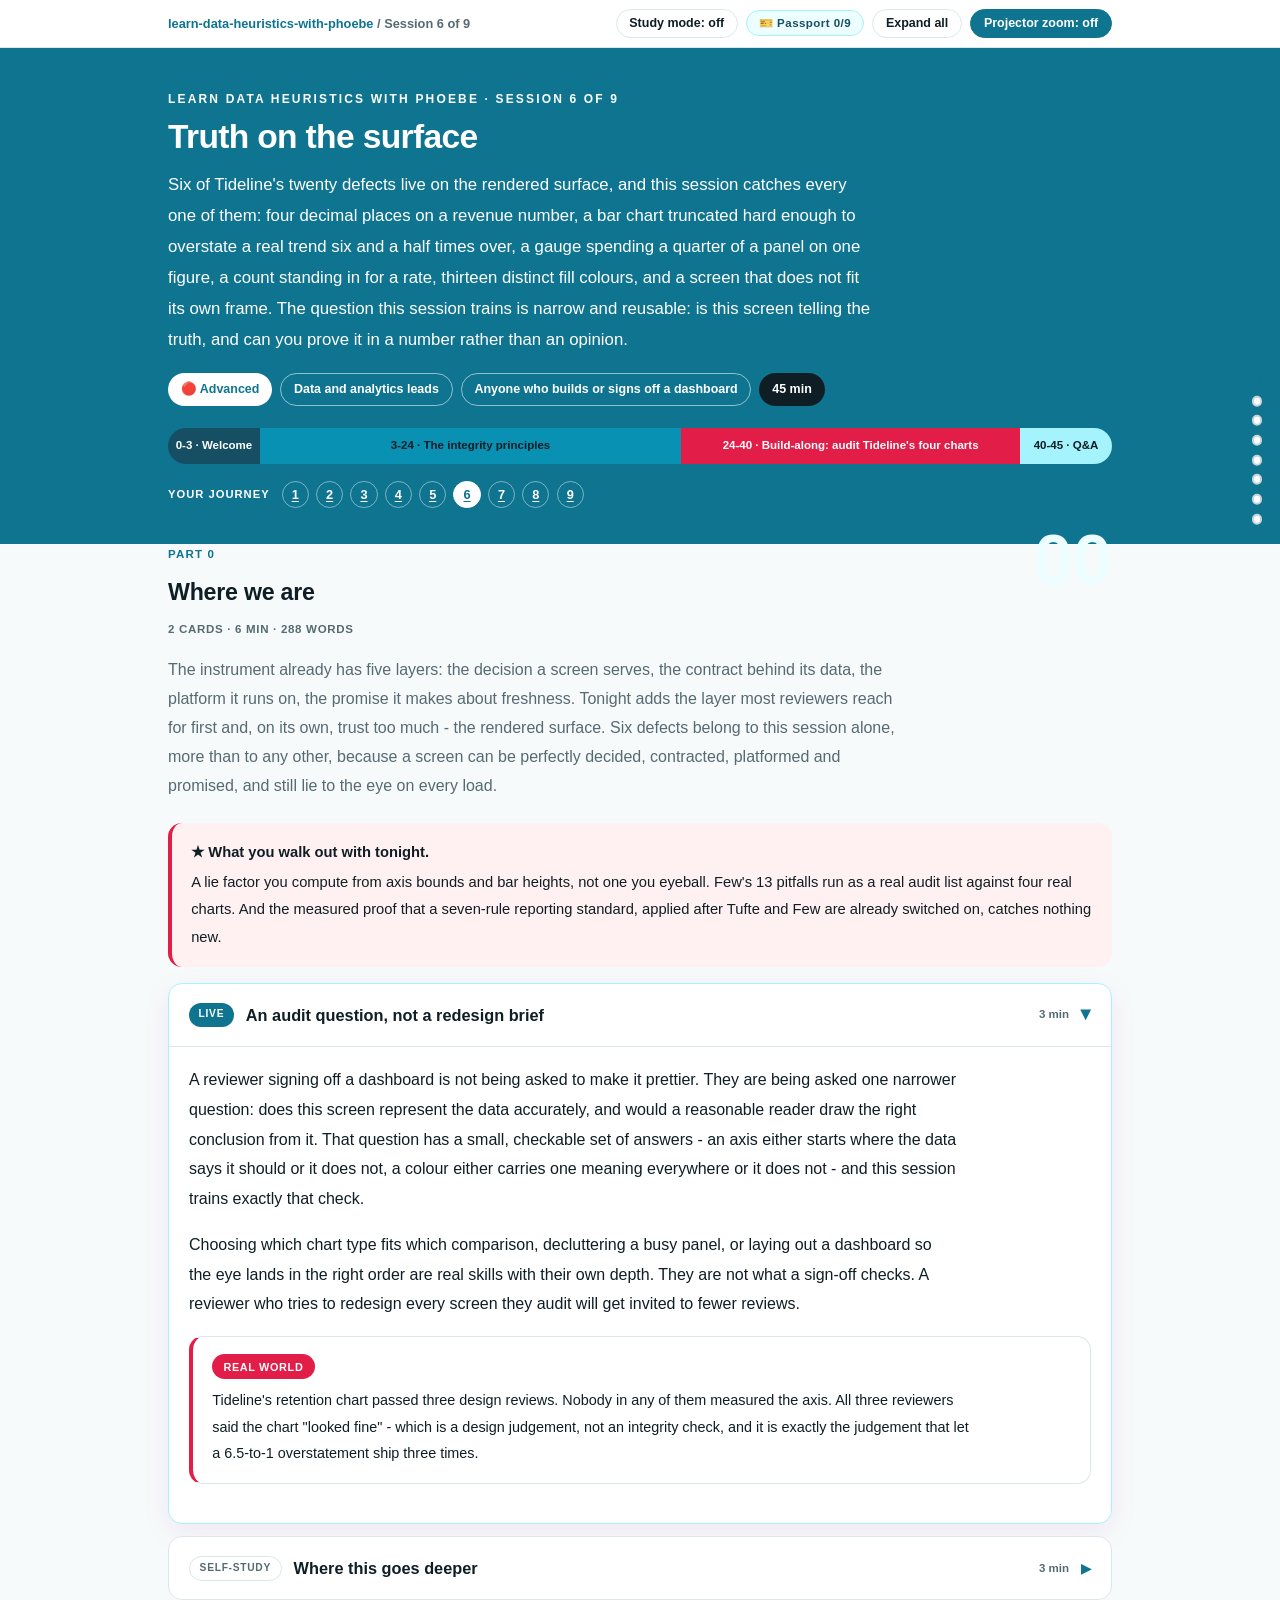
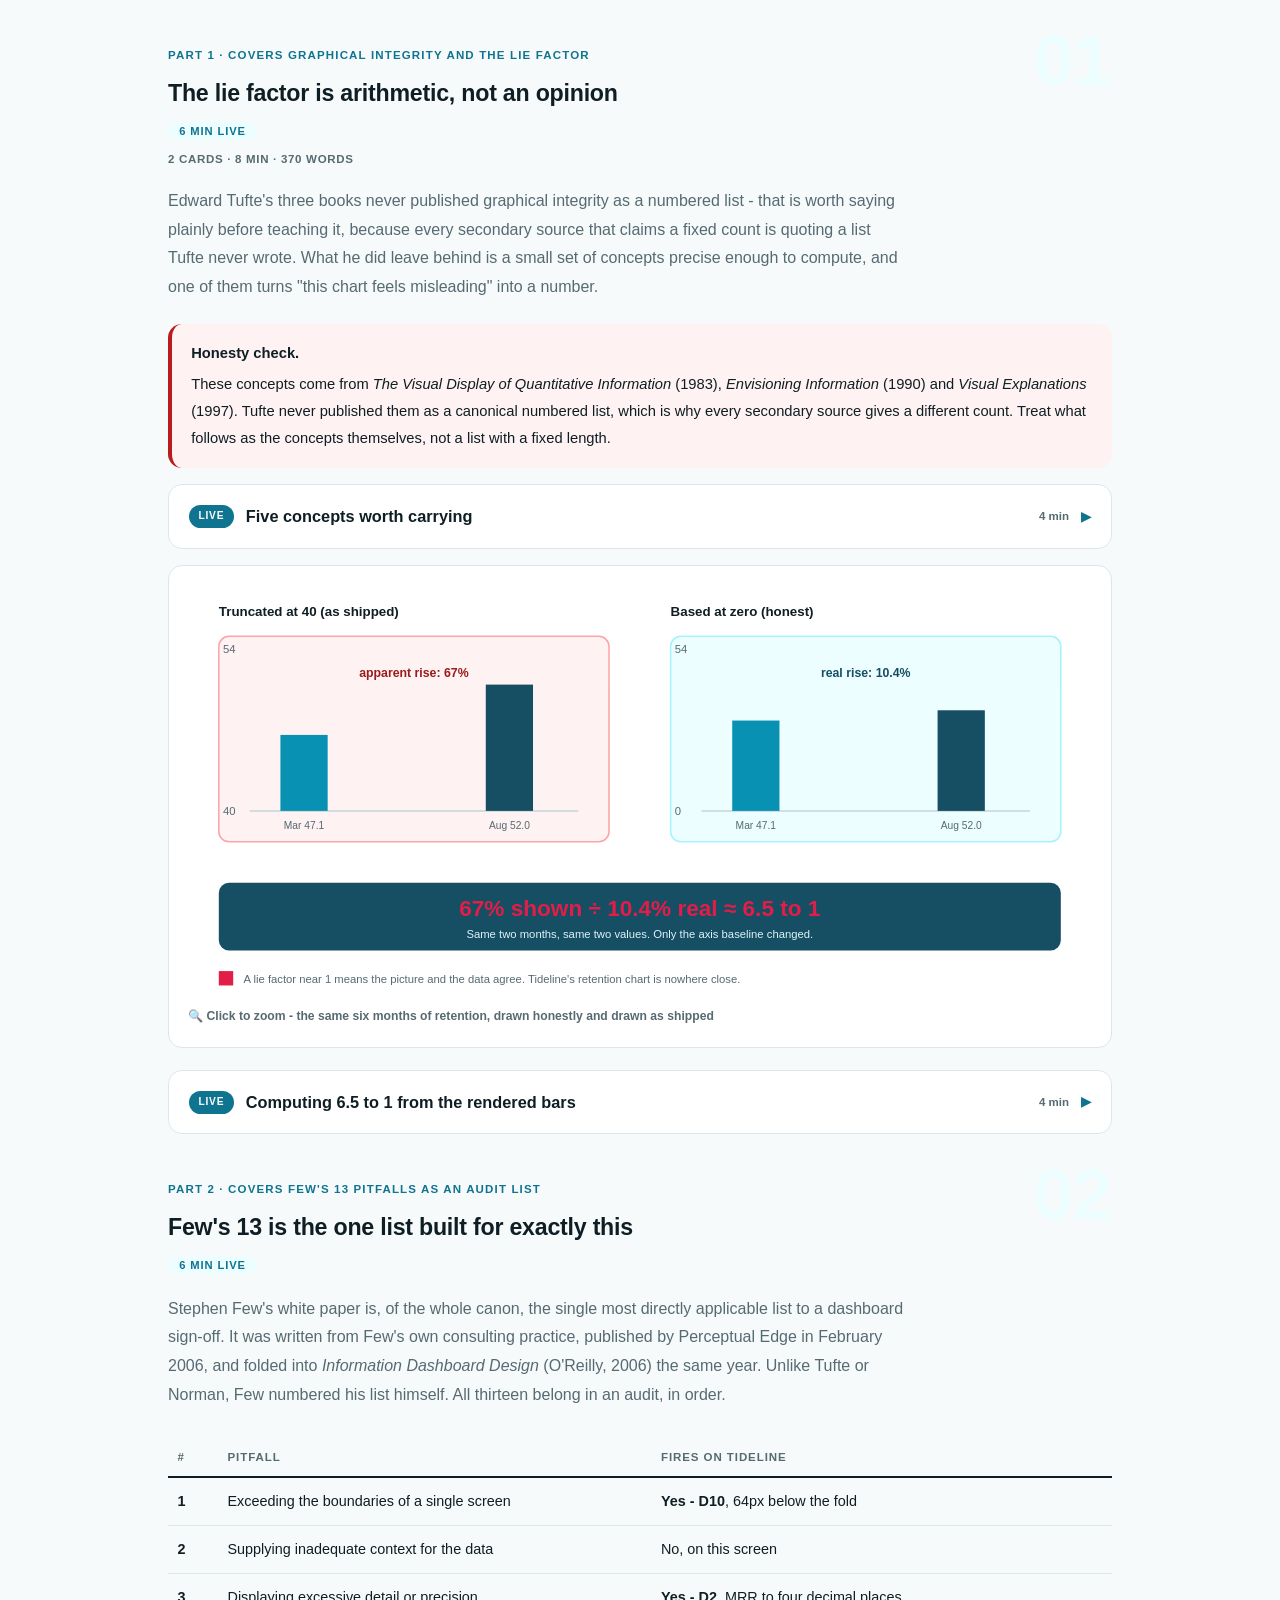
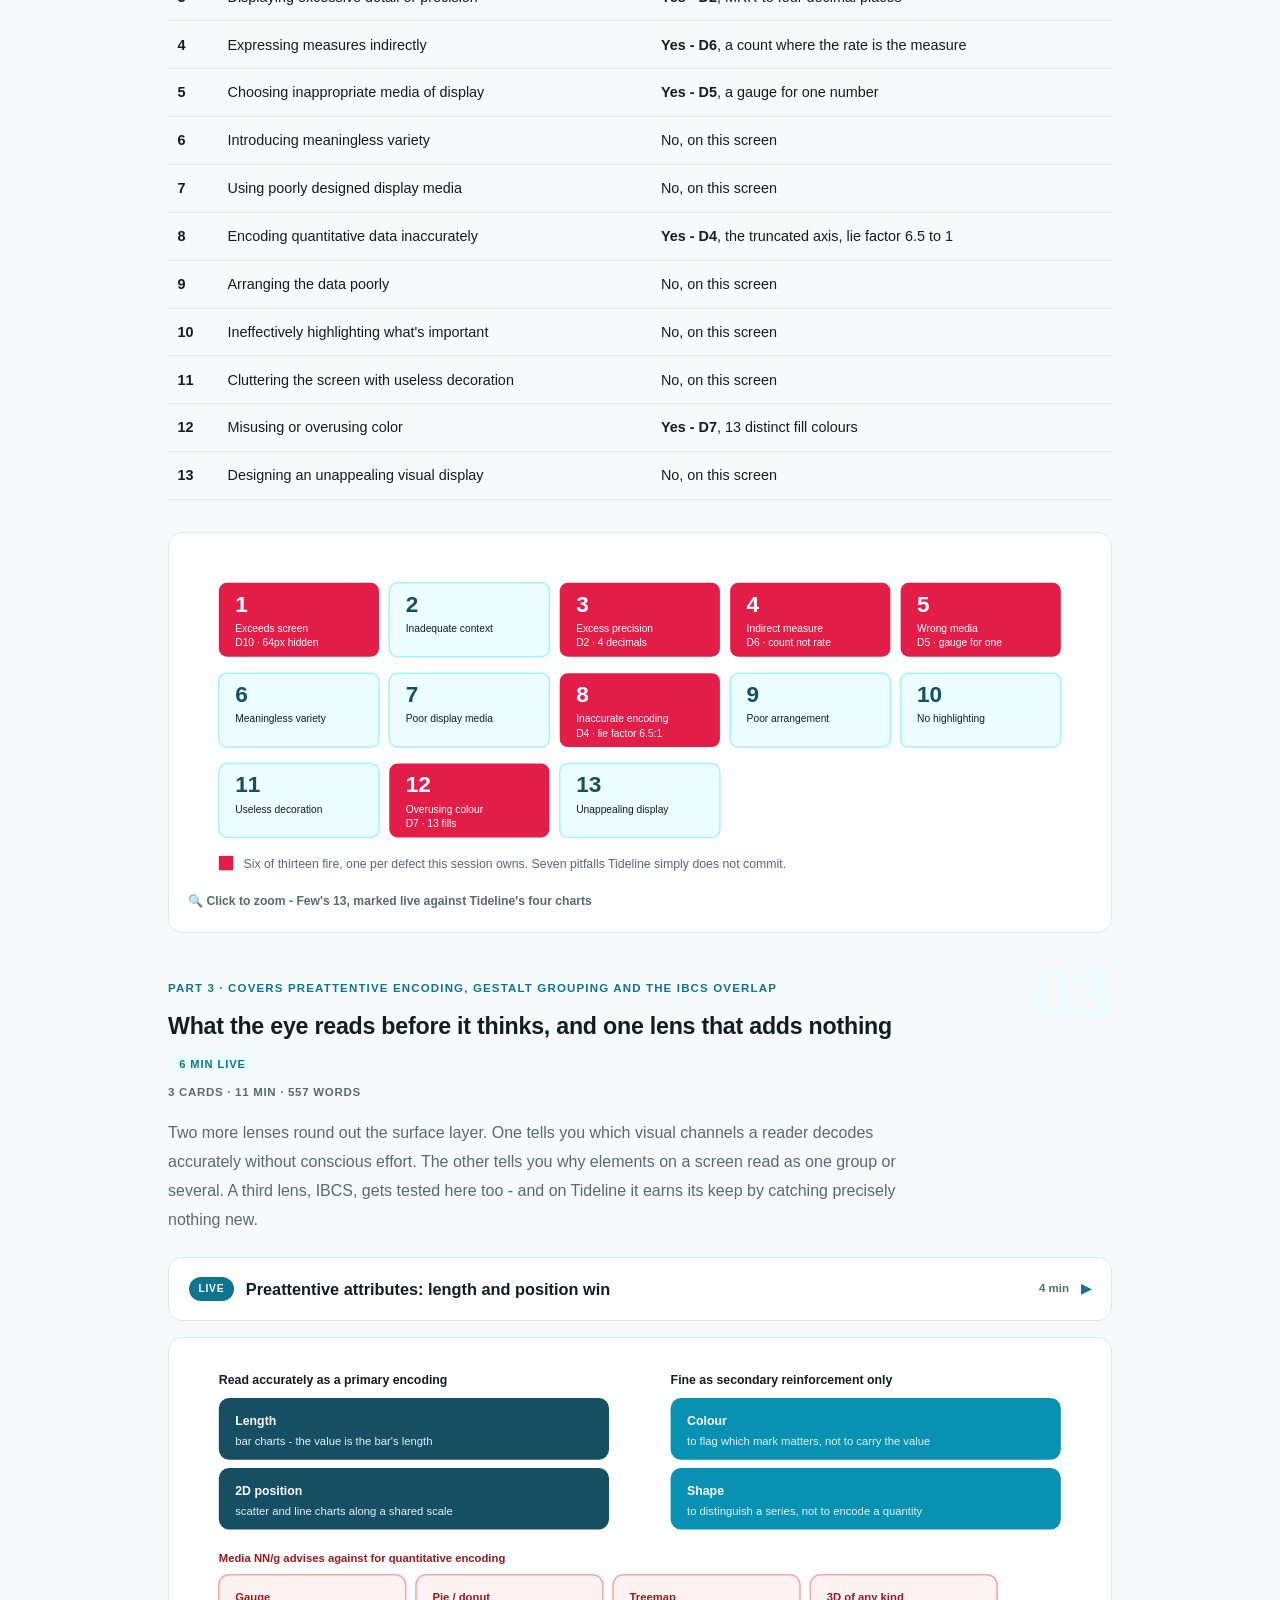
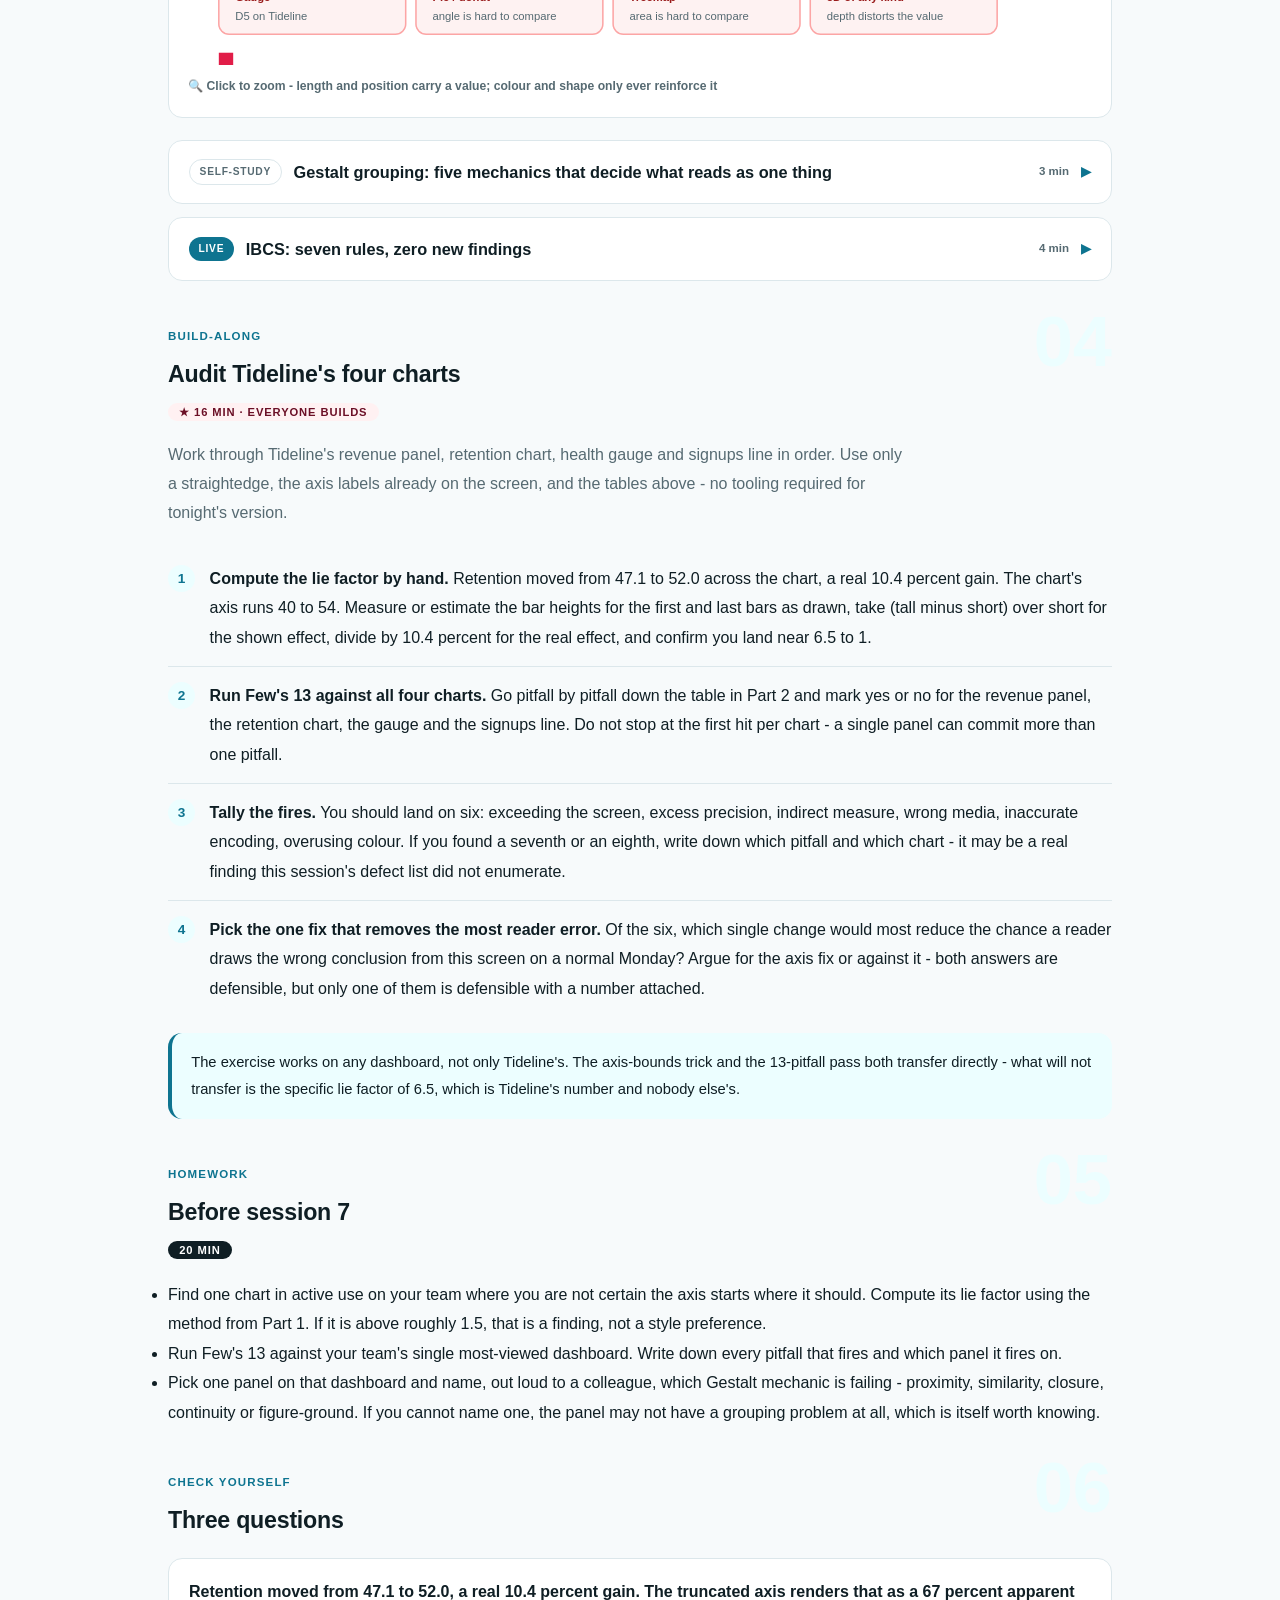
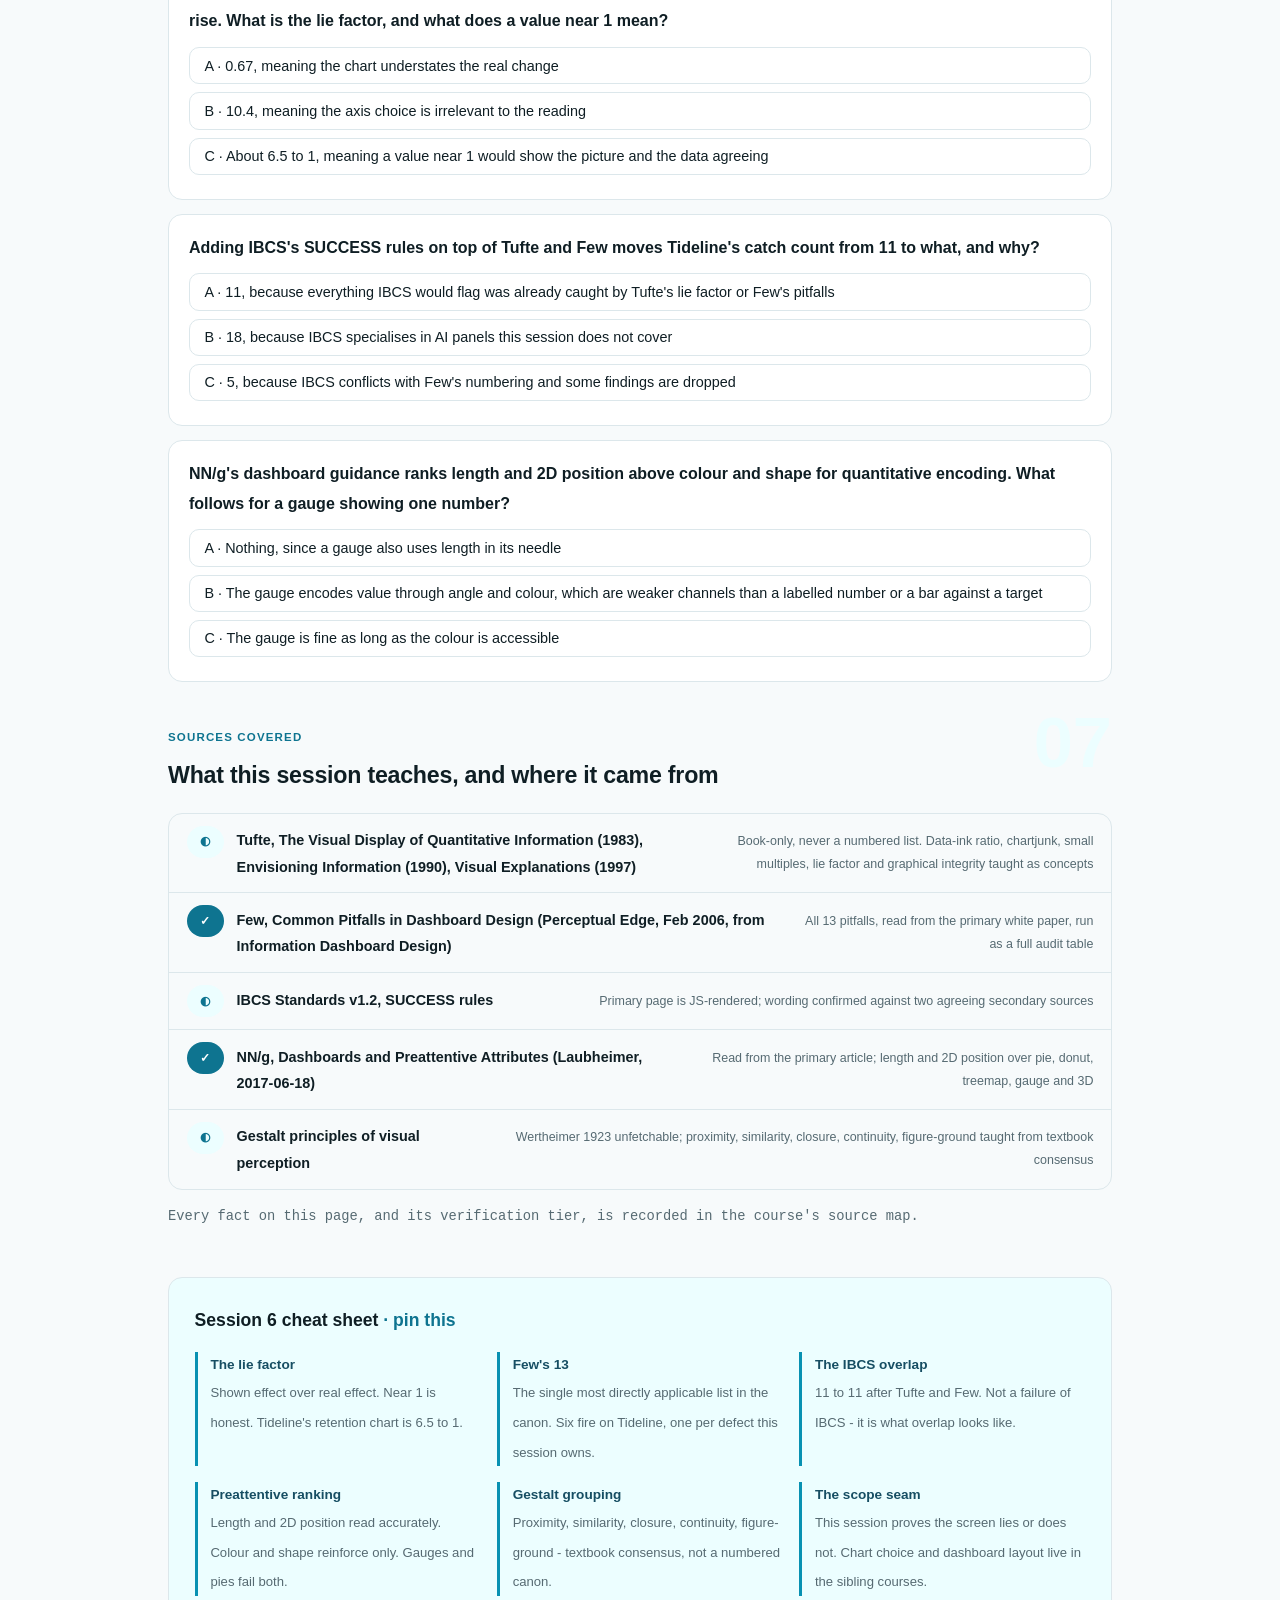
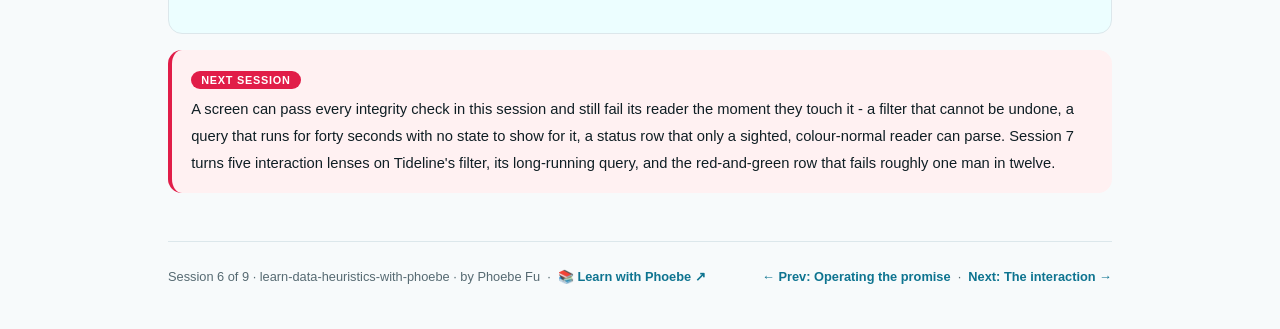
<file: courses/06-truth-on-the-surface.html>
<!DOCTYPE html>
<html lang="en">
<head>
<meta charset="UTF-8">
<meta name="viewport" content="width=device-width, initial-scale=1.0">
<!-- social:start -->
<meta name="description" content="Session 6 of 9. The graphical-integrity lens: Tufte's lie factor computed exactly on Tideline's retention chart, Few's 13 dashboard pitfalls run as an audit, and why IBCS catches nothing new once Tufte and Few are already on.">
<meta property="og:type" content="article">
<meta property="og:site_name" content="Learn with Phoebe">
<meta property="og:title" content="Truth on the surface - learn data heuristics with phoebe">
<meta property="og:description" content="Session 6 of 9. Six defects, one lie factor computed by hand, and Few's 13 pitfalls run as an audit list.">
<meta property="og:url" content="https://phoebefu6.github.io/learn-data-heuristics-with-phoebe/courses/06-truth-on-the-surface.html">
<meta property="og:image" content="https://phoebefu6.github.io/learn-data-heuristics-with-phoebe/assets/og-cover.png">
<meta property="og:image:width" content="1200">
<meta property="og:image:height" content="630">
<meta name="twitter:card" content="summary_large_image">
<meta name="twitter:title" content="Truth on the surface - learn data heuristics with phoebe">
<meta name="twitter:description" content="Session 6 of 9. The lie factor, computed. Few's 13 pitfalls, run as an audit.">
<meta name="twitter:image" content="https://phoebefu6.github.io/learn-data-heuristics-with-phoebe/assets/og-cover.png">
<!-- social:end -->
<title>Session 6 · Truth on the surface - learn data heuristics with phoebe</title>
<link rel="stylesheet" href="../assets/style.css?v=26">
</head>
<body>

<div class="toolbar">
  <div class="wrap">
    <span class="crumb"><a href="../index.html">learn-data-heuristics-with-phoebe</a> / Session 6 of 9</span>
    <button class="btn" id="toggle-all" type="button">Expand all</button>
    <button class="btn primary" id="zoom-toggle" type="button">Projector zoom: off</button>
  </div>
</div>

<header class="masthead">
  <div class="wrap">
    <div class="eyebrow">Learn Data Heuristics with Phoebe · Session 6 of 9</div>
    <h1>Truth on the <span class="accent">surface</span></h1>
    <p class="sub">Six of Tideline's twenty defects live on the rendered surface, and this session catches every one of them: four decimal places on a revenue number, a bar chart truncated hard enough to overstate a real trend six and a half times over, a gauge spending a quarter of a panel on one figure, a count standing in for a rate, thirteen distinct fill colours, and a screen that does not fit its own frame. The question this session trains is narrow and reusable: is this screen telling the truth, and can you prove it in a number rather than an opinion.</p>
    <div class="chip-row">
      <span class="chip level">🔴 Advanced</span>
      <span class="chip audience">Data and analytics leads</span>
      <span class="chip audience">Anyone who builds or signs off a dashboard</span>
      <span class="chip time">45 min</span>
    </div>
    <div class="agenda">
      <span class="a1" style="flex:1">0-3 · Welcome</span>
      <span class="a2" style="flex:5">3-24 · The integrity principles</span>
      <span class="a3" style="flex:4">24-40 · Build-along: audit Tideline's four charts</span>
      <span class="a4" style="flex:1">40-45 · Q&amp;A</span>
    </div>
  </div>
</header>

<main class="wrap">

  <!-- ============ INTRO ============ -->
  <section class="section" id="intro">
    <div class="section-kicker">
      <span class="klabel">Part 0</span>
      <h2>Where we are</h2>
    </div>
    <p class="lede">The instrument already has five layers: the decision a screen serves, the contract behind its data, the platform it runs on, the promise it makes about freshness. Tonight adds the layer most reviewers reach for first and, on its own, trust too much - the rendered surface. Six defects belong to this session alone, more than to any other, because a screen can be perfectly decided, contracted, platformed and promised, and still lie to the eye on every load.</p>

    <div class="callout win">
      <p><strong>★ What you walk out with tonight.</strong> A lie factor you compute from axis bounds and bar heights, not one you eyeball. Few's 13 pitfalls run as a real audit list against four real charts. And the measured proof that a seven-rule reporting standard, applied after Tufte and Few are already switched on, catches nothing new.</p>
    </div>

    <details class="card" open>
      <summary><span class="mode live">Live</span>An audit question, not a redesign brief<span class="mini">3 min</span><span class="caret">▶</span></summary>
      <div class="body">
        <p>A reviewer signing off a dashboard is not being asked to make it prettier. They are being asked one narrower question: does this screen represent the data accurately, and would a reasonable reader draw the right conclusion from it. That question has a small, checkable set of answers - an axis either starts where the data says it should or it does not, a colour either carries one meaning everywhere or it does not - and this session trains exactly that check.</p>
        <p>Choosing which chart type fits which comparison, decluttering a busy panel, or laying out a dashboard so the eye lands in the right order are real skills with their own depth. They are not what a sign-off checks. A reviewer who tries to redesign every screen they audit will get invited to fewer reviews.</p>
        <div class="callout example">
          <span class="ex-pill">Real world</span>
          <p>Tideline's retention chart passed three design reviews. Nobody in any of them measured the axis. All three reviewers said the chart "looked fine" - which is a design judgement, not an integrity check, and it is exactly the judgement that let a 6.5-to-1 overstatement ship three times.</p>
        </div>
      </div>
    </details>

    <details class="card">
      <summary><span class="mode self">Self-study</span>Where this goes deeper<span class="mini">3 min</span><span class="caret">▶</span></summary>
      <div class="body">
        <p>Two sibling courses own the ground this session deliberately leaves alone, and are worth the follow-up once the audit habit is in place:</p>
        <ul>
          <li><strong>Chart choice and encoding craft</strong> - which mark and channel fit which comparison, and how to build the muscle for picking well the first time: <a href="https://phoebefu6.github.io/learn-dataviz-with-phoebe/">learn-dataviz-with-phoebe</a>.</li>
          <li><strong>Dashboard build and layout</strong> - panel arrangement, information hierarchy, and the tooling choices behind a screen that scans well: <a href="https://phoebefu6.github.io/learn-business-intelligence-with-phoebe/">learn-business-intelligence-with-phoebe</a>.</li>
        </ul>
        <p>This session's job is narrower and comes first: before a screen is redesigned, someone has to be able to say precisely what is wrong with it, and prove the claim with a computable number.</p>
      </div>
    </details>
  </section>

  <!-- ============ PART 1 ============ -->
  <section class="section" id="part-1">
    <div class="section-kicker">
      <span class="klabel">Part 1 · covers graphical integrity and the lie factor</span>
      <h2>The lie factor is arithmetic, not an opinion</h2>
      <span class="tag concept">6 min live</span>
    </div>
    <p class="lede">Edward Tufte's three books never published graphical integrity as a numbered list - that is worth saying plainly before teaching it, because every secondary source that claims a fixed count is quoting a list Tufte never wrote. What he did leave behind is a small set of concepts precise enough to compute, and one of them turns "this chart feels misleading" into a number.</p>

    <div class="callout warn">
      <p><strong>Honesty check.</strong> These concepts come from <em>The Visual Display of Quantitative Information</em> (1983), <em>Envisioning Information</em> (1990) and <em>Visual Explanations</em> (1997). Tufte never published them as a canonical numbered list, which is why every secondary source gives a different count. Treat what follows as the concepts themselves, not a list with a fixed length.</p>
    </div>

    <details class="card">
      <summary><span class="mode live">Live</span>Five concepts worth carrying<span class="mini">4 min</span><span class="caret">▶</span></summary>
      <div class="body">
        <ul>
          <li><strong>Data-ink ratio</strong> - the share of ink on a chart that encodes actual data, versus grids, borders and decoration that do not.</li>
          <li><strong>Chartjunk</strong> - visual elements that add neither information nor clarity: gradients, drop shadows, decorative icons standing in for data.</li>
          <li><strong>Small multiples</strong> - the same chart form repeated across a series, so comparison happens by eye movement rather than by memory.</li>
          <li><strong>The lie factor</strong> - the size of the effect shown in the graphic, divided by the size of the effect in the data. An honest chart scores close to 1.</li>
          <li><strong>Graphical integrity</strong> - the umbrella claim that a representation of numbers should be at least as faithful to those numbers as the numbers themselves are.</li>
        </ul>
        <p>Of the five, the lie factor is the one you can compute on the spot with nothing but a ruler and the axis labels, which is why it carries the rest of this part.</p>
      </div>
    </details>

    <figure class="zoomable">
      <svg viewBox="0 0 880 400" xmlns="http://www.w3.org/2000/svg" role="img" aria-label="Tideline's retention data drawn twice: truncated at 40 shows a steep rise, based at zero shows a gentle one, and the ratio between the two apparent rises is the lie factor of 6.5 to 1">
        <style>
          .s6aT { font: 700 13px Inter, sans-serif; fill: #0F1E24; }
          .s6aL { font: 400 11px Inter, sans-serif; fill: #566A72; }
          .s6aV { font: 700 12px Inter, sans-serif; fill: #164E63; }
          .s6aA { font: 400 10px Inter, sans-serif; fill: #566A72; }
          .s6aBad { font: 700 12px Inter, sans-serif; fill: #991B1B; }
          .s6aBig { font: 800 22px Inter, sans-serif; fill: #E11D48; }
        </style>
        <text class="s6aT" x="30" y="30">Truncated at 40 (as shipped)</text>
        <rect x="30" y="50" width="380" height="200" rx="10" fill="#FEF2F2" stroke="#FCA5A5" stroke-width="1.5"/>
        <line x1="60" y1="220" x2="380" y2="220" stroke="#C6D5DA" stroke-width="1.5"/>
        <text class="s6aL" x="34" y="224">40</text>
        <text class="s6aL" x="34" y="66">54</text>
        <rect x="90" y="146" width="46" height="74" fill="#0891B2"/>
        <text class="s6aA" x="113" y="238" text-anchor="middle">Mar 47.1</text>
        <rect x="290" y="97" width="46" height="123" fill="#164E63"/>
        <text class="s6aA" x="313" y="238" text-anchor="middle">Aug 52.0</text>
        <text class="s6aBad" x="220" y="90" text-anchor="middle">apparent rise: 67%</text>

        <text class="s6aT" x="470" y="30">Based at zero (honest)</text>
        <rect x="470" y="50" width="380" height="200" rx="10" fill="#ECFEFF" stroke="#A5F3FC" stroke-width="1.5"/>
        <line x1="500" y1="220" x2="820" y2="220" stroke="#C6D5DA" stroke-width="1.5"/>
        <text class="s6aL" x="474" y="224">0</text>
        <text class="s6aL" x="474" y="66">54</text>
        <rect x="530" y="132" width="46" height="88" fill="#0891B2"/>
        <text class="s6aA" x="553" y="238" text-anchor="middle">Mar 47.1</text>
        <rect x="730" y="122" width="46" height="98" fill="#164E63"/>
        <text class="s6aA" x="753" y="238" text-anchor="middle">Aug 52.0</text>
        <text class="s6aV" x="660" y="90" text-anchor="middle">real rise: 10.4%</text>

        <rect x="30" y="290" width="820" height="66" rx="10" fill="#164E63"/>
        <text class="s6aBig" x="440" y="322" text-anchor="middle">67% shown ÷ 10.4% real ≈ 6.5 to 1</text>
        <text class="s6aL" x="440" y="344" text-anchor="middle" style="fill:#DDF4FA">Same two months, same two values. Only the axis baseline changed.</text>

        <rect x="30" y="376" width="14" height="14" fill="#E11D48"/>
        <text class="s6aL" x="54" y="388">A lie factor near 1 means the picture and the data agree. Tideline's retention chart is nowhere close.</text>
      </svg>
      <figcaption>🔍 Click to zoom - the same six months of retention, drawn honestly and drawn as shipped</figcaption>
    </figure>

    <details class="card">
      <summary><span class="mode live">Live</span>Computing 6.5 to 1 from the rendered bars<span class="mini">4 min</span><span class="caret">▶</span></summary>
      <div class="body">
        <p>Tideline's retention chart sets its axis from 40 to 54 rather than 0 to 54. Real retention moved from 47.1 percent in March to 52.0 percent in August - a genuine 4.9-point, 10.4 percent gain. But because the axis starts at 40, the bar for March renders at 46 pixels tall and the bar for August at 77 pixels tall, inside a 90-pixel plot area.</p>
        <p>The lie factor is the shown effect over the real effect:</p>
        <ul>
          <li><strong>Shown</strong> - (77 minus 46) over 46 equals 67 percent apparent growth</li>
          <li><strong>Real</strong> - (52.0 minus 47.1) over 47.1 equals 10.4 percent actual growth</li>
          <li><strong>Lie factor</strong> - 67 divided by 10.4 equals about 6.5 to 1</li>
        </ul>
        <p>That is the exact number the bench in session 9 computes from this chart's rendered geometry, not a rounded estimate. Anyone with the axis bounds and a ruler can reproduce it in under a minute, which is what makes the lie factor the most defensible finding you can bring into a review meeting.</p>
        <div class="callout tip">
          <p>The fix costs nothing to argue for once the number exists: move the axis minimum to zero, or add a break mark if the chart genuinely needs to show a narrow band. Either way, the lie factor drops toward 1 and the conversation moves from "it looks steep" to "it now matches the data".</p>
        </div>
      </div>
    </details>
  </section>

  <!-- ============ PART 2 ============ -->
  <section class="section" id="part-2">
    <div class="section-kicker">
      <span class="klabel">Part 2 · covers Few's 13 pitfalls as an audit list</span>
      <h2>Few's 13 is the one list built for exactly this</h2>
      <span class="tag concept">6 min live</span>
    </div>
    <p class="lede">Stephen Few's white paper is, of the whole canon, the single most directly applicable list to a dashboard sign-off. It was written from Few's own consulting practice, published by Perceptual Edge in February 2006, and folded into <em>Information Dashboard Design</em> (O'Reilly, 2006) the same year. Unlike Tufte or Norman, Few numbered his list himself. All thirteen belong in an audit, in order.</p>

    <table class="clean">
      <thead><tr><th>#</th><th>Pitfall</th><th>Fires on Tideline</th></tr></thead>
      <tbody>
        <tr><td>1</td><td>Exceeding the boundaries of a single screen</td><td><strong>Yes - D10</strong>, 64px below the fold</td></tr>
        <tr><td>2</td><td>Supplying inadequate context for the data</td><td>No, on this screen</td></tr>
        <tr><td>3</td><td>Displaying excessive detail or precision</td><td><strong>Yes - D2</strong>, MRR to four decimal places</td></tr>
        <tr><td>4</td><td>Expressing measures indirectly</td><td><strong>Yes - D6</strong>, a count where the rate is the measure</td></tr>
        <tr><td>5</td><td>Choosing inappropriate media of display</td><td><strong>Yes - D5</strong>, a gauge for one number</td></tr>
        <tr><td>6</td><td>Introducing meaningless variety</td><td>No, on this screen</td></tr>
        <tr><td>7</td><td>Using poorly designed display media</td><td>No, on this screen</td></tr>
        <tr><td>8</td><td>Encoding quantitative data inaccurately</td><td><strong>Yes - D4</strong>, the truncated axis, lie factor 6.5 to 1</td></tr>
        <tr><td>9</td><td>Arranging the data poorly</td><td>No, on this screen</td></tr>
        <tr><td>10</td><td>Ineffectively highlighting what's important</td><td>No, on this screen</td></tr>
        <tr><td>11</td><td>Cluttering the screen with useless decoration</td><td>No, on this screen</td></tr>
        <tr><td>12</td><td>Misusing or overusing color</td><td><strong>Yes - D7</strong>, 13 distinct fill colours</td></tr>
        <tr><td>13</td><td>Designing an unappealing visual display</td><td>No, on this screen</td></tr>
      </tbody>
    </table>

    <figure class="zoomable">
      <svg viewBox="0 0 880 320" xmlns="http://www.w3.org/2000/svg" role="img" aria-label="A grid of Few's 13 pitfalls, with the six that fire on Tideline marked in rose and the seven that do not marked in cyan">
        <style>
          .s6bN { font: 700 22px Inter, sans-serif; fill: #fff; }
          .s6bT { font: 400 10px Inter, sans-serif; fill: #0F1E24; }
          .s6bTw { font: 400 10px Inter, sans-serif; fill: #fff; }
          .s6bL { font: 400 12px Inter, sans-serif; fill: #566A72; }
        </style>
        <!-- 13 boxes, 5 cols x 3 rows -->
        <!-- row 1 -->
        <rect x="30" y="30" width="156" height="72" rx="8" fill="#E11D48"/>
        <text class="s6bN" x="46" y="58">1</text>
        <text class="s6bTw" x="46" y="78">Exceeds screen</text>
        <text class="s6bTw" x="46" y="92">D10 · 64px hidden</text>

        <rect x="196" y="30" width="156" height="72" rx="8" fill="#ECFEFF" stroke="#A5F3FC" stroke-width="1.5"/>
        <text class="s6bN" x="212" y="58" style="fill:#164E63">2</text>
        <text class="s6bT" x="212" y="78">Inadequate context</text>

        <rect x="362" y="30" width="156" height="72" rx="8" fill="#E11D48"/>
        <text class="s6bN" x="378" y="58">3</text>
        <text class="s6bTw" x="378" y="78">Excess precision</text>
        <text class="s6bTw" x="378" y="92">D2 · 4 decimals</text>

        <rect x="528" y="30" width="156" height="72" rx="8" fill="#E11D48"/>
        <text class="s6bN" x="544" y="58">4</text>
        <text class="s6bTw" x="544" y="78">Indirect measure</text>
        <text class="s6bTw" x="544" y="92">D6 · count not rate</text>

        <rect x="694" y="30" width="156" height="72" rx="8" fill="#E11D48"/>
        <text class="s6bN" x="710" y="58">5</text>
        <text class="s6bTw" x="710" y="78">Wrong media</text>
        <text class="s6bTw" x="710" y="92">D5 · gauge for one</text>

        <!-- row 2 -->
        <rect x="30" y="118" width="156" height="72" rx="8" fill="#ECFEFF" stroke="#A5F3FC" stroke-width="1.5"/>
        <text class="s6bN" x="46" y="146" style="fill:#164E63">6</text>
        <text class="s6bT" x="46" y="166">Meaningless variety</text>

        <rect x="196" y="118" width="156" height="72" rx="8" fill="#ECFEFF" stroke="#A5F3FC" stroke-width="1.5"/>
        <text class="s6bN" x="212" y="146" style="fill:#164E63">7</text>
        <text class="s6bT" x="212" y="166">Poor display media</text>

        <rect x="362" y="118" width="156" height="72" rx="8" fill="#E11D48"/>
        <text class="s6bN" x="378" y="146">8</text>
        <text class="s6bTw" x="378" y="166">Inaccurate encoding</text>
        <text class="s6bTw" x="378" y="180">D4 · lie factor 6.5:1</text>

        <rect x="528" y="118" width="156" height="72" rx="8" fill="#ECFEFF" stroke="#A5F3FC" stroke-width="1.5"/>
        <text class="s6bN" x="544" y="146" style="fill:#164E63">9</text>
        <text class="s6bT" x="544" y="166">Poor arrangement</text>

        <rect x="694" y="118" width="156" height="72" rx="8" fill="#ECFEFF" stroke="#A5F3FC" stroke-width="1.5"/>
        <text class="s6bN" x="710" y="146" style="fill:#164E63">10</text>
        <text class="s6bT" x="710" y="166">No highlighting</text>

        <!-- row 3 -->
        <rect x="30" y="206" width="156" height="72" rx="8" fill="#ECFEFF" stroke="#A5F3FC" stroke-width="1.5"/>
        <text class="s6bN" x="46" y="234" style="fill:#164E63">11</text>
        <text class="s6bT" x="46" y="254">Useless decoration</text>

        <rect x="196" y="206" width="156" height="72" rx="8" fill="#E11D48"/>
        <text class="s6bN" x="212" y="234">12</text>
        <text class="s6bTw" x="212" y="254">Overusing colour</text>
        <text class="s6bTw" x="212" y="268">D7 · 13 fills</text>

        <rect x="362" y="206" width="156" height="72" rx="8" fill="#ECFEFF" stroke="#A5F3FC" stroke-width="1.5"/>
        <text class="s6bN" x="378" y="234" style="fill:#164E63">13</text>
        <text class="s6bT" x="378" y="254">Unappealing display</text>

        <rect x="30" y="296" width="14" height="14" fill="#E11D48"/>
        <text class="s6bL" x="54" y="308">Six of thirteen fire, one per defect this session owns. Seven pitfalls Tideline simply does not commit.</text>
      </svg>
      <figcaption>🔍 Click to zoom - Few's 13, marked live against Tideline's four charts</figcaption>
    </figure>
  </section>

  <!-- ============ PART 3 ============ -->
  <section class="section" id="part-3">
    <div class="section-kicker">
      <span class="klabel">Part 3 · covers preattentive encoding, Gestalt grouping and the IBCS overlap</span>
      <h2>What the eye reads before it thinks, and one lens that adds nothing</h2>
      <span class="tag concept">6 min live</span>
    </div>
    <p class="lede">Two more lenses round out the surface layer. One tells you which visual channels a reader decodes accurately without conscious effort. The other tells you why elements on a screen read as one group or several. A third lens, IBCS, gets tested here too - and on Tideline it earns its keep by catching precisely nothing new.</p>

    <details class="card">
      <summary><span class="mode live">Live</span>Preattentive attributes: length and position win<span class="mini">4 min</span><span class="caret">▶</span></summary>
      <div class="body">
        <p>Nielsen Norman Group's dashboard guidance, published 2017-06-18 by Page Laubheimer, is direct about which visual channels carry quantitative meaning accurately and which do not. Length and two-dimensional position are read fast and read correctly. Colour and shape are read fast too, but only reliably as secondary reinforcement - a way to flag which bar matters, never the primary way to convey the bar's value. The guidance follows through into a concrete preference: bar, line and scatter charts over pie, donut, treemap, gauge and 3D.</p>
        <div class="callout example">
          <span class="ex-pill">Real world</span>
          <p>Tideline's gauge encodes one number using angle and colour together - exactly the combination NN/g's guidance flags as weak. A single labelled number, or a bar against a target line, would let a reader extract the same value without decoding an angle first.</p>
        </div>
      </div>
    </details>

    <figure class="zoomable">
      <svg viewBox="0 0 880 300" xmlns="http://www.w3.org/2000/svg" role="img" aria-label="Preattentive encodings NN/g recommends against ones it advises against, with gauge and pie marked poor">
        <style>
          .s6cT { font: 700 12px Inter, sans-serif; fill: #0F1E24; }
          .s6cL { font: 400 11px Inter, sans-serif; fill: #566A72; }
          .s6cW { font: 700 12px Inter, sans-serif; fill: #fff; }
          .s6cBad { font: 700 11px Inter, sans-serif; fill: #991B1B; }
        </style>
        <text class="s6cT" x="30" y="26">Read accurately as a primary encoding</text>
        <rect x="30" y="40" width="380" height="60" rx="10" fill="#164E63"/>
        <text class="s6cW" x="46" y="66">Length</text>
        <text class="s6cL" x="46" y="86" style="fill:#DDF4FA">bar charts - the value is the bar's length</text>

        <rect x="30" y="108" width="380" height="60" rx="10" fill="#164E63"/>
        <text class="s6cW" x="46" y="134">2D position</text>
        <text class="s6cL" x="46" y="154" style="fill:#DDF4FA">scatter and line charts along a shared scale</text>

        <text class="s6cT" x="470" y="26">Fine as secondary reinforcement only</text>
        <rect x="470" y="40" width="380" height="60" rx="10" fill="#0891B2"/>
        <text class="s6cW" x="486" y="66">Colour</text>
        <text class="s6cL" x="486" y="86" style="fill:#DDF4FA">to flag which mark matters, not to carry the value</text>

        <rect x="470" y="108" width="380" height="60" rx="10" fill="#0891B2"/>
        <text class="s6cW" x="486" y="134">Shape</text>
        <text class="s6cL" x="486" y="154" style="fill:#DDF4FA">to distinguish a series, not to encode a quantity</text>

        <text class="s6cBad" x="30" y="200">Media NN/g advises against for quantitative encoding</text>
        <rect x="30" y="212" width="182" height="58" rx="10" fill="#FEF2F2" stroke="#FCA5A5" stroke-width="1.5"/>
        <text class="s6cBad" x="46" y="238">Gauge</text>
        <text class="s6cL" x="46" y="256">D5 on Tideline</text>

        <rect x="222" y="212" width="182" height="58" rx="10" fill="#FEF2F2" stroke="#FCA5A5" stroke-width="1.5"/>
        <text class="s6cBad" x="238" y="238">Pie / donut</text>
        <text class="s6cL" x="238" y="256">angle is hard to compare</text>

        <rect x="414" y="212" width="182" height="58" rx="10" fill="#FEF2F2" stroke="#FCA5A5" stroke-width="1.5"/>
        <text class="s6cBad" x="430" y="238">Treemap</text>
        <text class="s6cL" x="430" y="256">area is hard to compare</text>

        <rect x="606" y="212" width="182" height="58" rx="10" fill="#FEF2F2" stroke="#FCA5A5" stroke-width="1.5"/>
        <text class="s6cBad" x="622" y="238">3D of any kind</text>
        <text class="s6cL" x="622" y="256">depth distorts the value</text>

        <rect x="30" y="288" width="14" height="14" fill="#E11D48"/>
        <text class="s6cL" x="54" y="300" style="display:none"></text>
      </svg>
      <figcaption>🔍 Click to zoom - length and position carry a value; colour and shape only ever reinforce it</figcaption>
    </figure>

    <details class="card">
      <summary><span class="mode self">Self-study</span>Gestalt grouping: five mechanics that decide what reads as one thing<span class="mini">3 min</span><span class="caret">▶</span></summary>
      <div class="body">
        <div class="callout warn">
          <p><strong>Honesty check.</strong> Max Wertheimer's 1923 paper is the foundational source for these principles and is not practically fetchable today, so what follows travels through modern textbook summaries, which is also why the count varies by source. Treat these as grouping mechanics, not a fixed numbered law.</p>
        </div>
        <ul>
          <li><strong>Proximity</strong> - elements placed close together read as one group. A KPI and its trend line belong touching, not on opposite sides of the panel.</li>
          <li><strong>Similarity</strong> - elements sharing colour, shape or size read as related, whether or not that relation is real. Thirteen distinct fills on one screen means the eye tries and fails to group anything.</li>
          <li><strong>Closure</strong> - the eye completes a familiar shape from incomplete information, useful for sparklines and gauges alike, and a reason a gauge feels informative even when it is not.</li>
          <li><strong>Continuity</strong> - the eye follows a line or alignment across a break. A trend line reads as continuous even across a gap in the data, which is exactly why gaps must be marked, not left implicit.</li>
          <li><strong>Figure-ground</strong> - the eye separates a foreground subject from its background. A panel with no visual lead has no figure, so nothing steps forward against the rest - Tideline's identical-weight panel layout is this failure by name.</li>
        </ul>
      </div>
    </details>

    <details class="card">
      <summary><span class="mode live">Live</span>IBCS: seven rules, zero new findings<span class="mini">4 min</span><span class="caret">▶</span></summary>
      <div class="body">
        <div class="callout warn">
          <p><strong>Honesty check.</strong> The IBCS Association's primary standards page renders its content via JavaScript rather than static text, so the letter-by-letter wording below travels through two secondary sources that agree with each other. Treat the acronym as reliable and the exact phrasing as close paraphrase.</p>
        </div>
        <p>IBCS Standards v1.2 compresses reporting discipline into seven letters, SUCCESS: <strong>S</strong>ay - convey a message rather than just show numbers. <strong>U</strong>nify - use one consistent semantic notation across every report. <strong>C</strong>ondense - maximise information density without excess. <strong>C</strong>heck - verify visual and mathematical integrity. <strong>E</strong>xpress - choose the proper visualisation type for the message. <strong>S</strong>implify - remove anything that does not aid understanding. <strong>S</strong>tructure - organise content logically.</p>
        <p>Run against Tideline on top of Tufte and Few, IBCS moves the catch count from 11 to <strong>11</strong>. Every violation IBCS would flag - the truncated axis under Check, the colour overuse under Simplify, the wrong chart type under Express - was already caught by Tufte's lie factor or Few's pitfalls before IBCS was ever switched on.</p>
        <div class="callout example">
          <span class="ex-pill">Real world</span>
          <p>That is not a mark against IBCS, which is a serious, widely adopted standard across European enterprise finance reporting. It is what overlap looks like in practice: three well-regarded lenses converging on the same twenty pixels because they are all, in the end, describing the same honest chart from different vocabularies.</p>
        </div>
      </div>
    </details>
  </section>

  <!-- ============ DEMO ============ -->
  <section class="section" id="demo-1">
    <div class="section-kicker">
      <span class="klabel">Build-along</span>
      <h2>Audit Tideline's four charts</h2>
      <span class="tag demo">★ 16 min · everyone builds</span>
    </div>
    <p class="lede">Work through Tideline's revenue panel, retention chart, health gauge and signups line in order. Use only a straightedge, the axis labels already on the screen, and the tables above - no tooling required for tonight's version.</p>

    <div class="steps">
      <div class="step"><p><strong>Compute the lie factor by hand.</strong> Retention moved from 47.1 to 52.0 across the chart, a real 10.4 percent gain. The chart's axis runs 40 to 54. Measure or estimate the bar heights for the first and last bars as drawn, take (tall minus short) over short for the shown effect, divide by 10.4 percent for the real effect, and confirm you land near 6.5 to 1.</p></div>
      <div class="step"><p><strong>Run Few's 13 against all four charts.</strong> Go pitfall by pitfall down the table in Part 2 and mark yes or no for the revenue panel, the retention chart, the gauge and the signups line. Do not stop at the first hit per chart - a single panel can commit more than one pitfall.</p></div>
      <div class="step"><p><strong>Tally the fires.</strong> You should land on six: exceeding the screen, excess precision, indirect measure, wrong media, inaccurate encoding, overusing colour. If you found a seventh or an eighth, write down which pitfall and which chart - it may be a real finding this session's defect list did not enumerate.</p></div>
      <div class="step"><p><strong>Pick the one fix that removes the most reader error.</strong> Of the six, which single change would most reduce the chance a reader draws the wrong conclusion from this screen on a normal Monday? Argue for the axis fix or against it - both answers are defensible, but only one of them is defensible with a number attached.</p></div>
    </div>

    <div class="callout tip">
      <p>The exercise works on any dashboard, not only Tideline's. The axis-bounds trick and the 13-pitfall pass both transfer directly - what will not transfer is the specific lie factor of 6.5, which is Tideline's number and nobody else's.</p>
    </div>
  </section>

  <!-- ============ EXERCISE ============ -->
  <section class="section" id="exercise">
    <div class="section-kicker">
      <span class="klabel">Homework</span>
      <h2>Before session 7</h2>
      <span class="tag exercise">20 min</span>
    </div>
    <ul>
      <li>Find one chart in active use on your team where you are not certain the axis starts where it should. Compute its lie factor using the method from Part 1. If it is above roughly 1.5, that is a finding, not a style preference.</li>
      <li>Run Few's 13 against your team's single most-viewed dashboard. Write down every pitfall that fires and which panel it fires on.</li>
      <li>Pick one panel on that dashboard and name, out loud to a colleague, which Gestalt mechanic is failing - proximity, similarity, closure, continuity or figure-ground. If you cannot name one, the panel may not have a grouping problem at all, which is itself worth knowing.</li>
    </ul>
  </section>

  <!-- ============ QUIZ ============ -->
  <section class="section" id="quiz">
    <div class="section-kicker">
      <span class="klabel">Check yourself</span>
      <h2>Three questions</h2>
    </div>

    <div class="quiz-q" data-answer="2">
      <p class="qtext">Retention moved from 47.1 to 52.0, a real 10.4 percent gain. The truncated axis renders that as a 67 percent apparent rise. What is the lie factor, and what does a value near 1 mean?</p>
      <button class="qopt" type="button">A · 0.67, meaning the chart understates the real change</button>
      <button class="qopt" type="button">B · 10.4, meaning the axis choice is irrelevant to the reading</button>
      <button class="qopt" type="button">C · About 6.5 to 1, meaning a value near 1 would show the picture and the data agreeing</button>
      <p class="qwhy">67 divided by 10.4 is about 6.5. The lie factor is the shown effect over the real effect, and an honest chart scores close to 1 because what is drawn matches what happened.</p>
    </div>

    <div class="quiz-q" data-answer="0">
      <p class="qtext">Adding IBCS's SUCCESS rules on top of Tufte and Few moves Tideline's catch count from 11 to what, and why?</p>
      <button class="qopt" type="button">A · 11, because everything IBCS would flag was already caught by Tufte's lie factor or Few's pitfalls</button>
      <button class="qopt" type="button">B · 18, because IBCS specialises in AI panels this session does not cover</button>
      <button class="qopt" type="button">C · 5, because IBCS conflicts with Few's numbering and some findings are dropped</button>
      <p class="qwhy">It stays at 11. That is not a weakness in IBCS, a serious enterprise reporting standard - it is what overlap looks like when three lenses describe the same honest-or-dishonest chart from different vocabularies.</p>
    </div>

    <div class="quiz-q" data-answer="1">
      <p class="qtext">NN/g's dashboard guidance ranks length and 2D position above colour and shape for quantitative encoding. What follows for a gauge showing one number?</p>
      <button class="qopt" type="button">A · Nothing, since a gauge also uses length in its needle</button>
      <button class="qopt" type="button">B · The gauge encodes value through angle and colour, which are weaker channels than a labelled number or a bar against a target</button>
      <button class="qopt" type="button">C · The gauge is fine as long as the colour is accessible</button>
      <p class="qwhy">NN/g names gauges among the media it advises against for exactly this reason: the primary read is an angle, reinforced by colour, and both are less accurate than length or position for conveying a single quantity.</p>
    </div>

    <p class="quiz-score"></p>
  </section>

  <!-- ============ SOURCES ============ -->
  <section class="section" id="official">
    <div class="section-kicker">
      <span class="klabel">Sources covered</span>
      <h2>What this session teaches, and where it came from</h2>
    </div>
    <div class="covered">
      <div class="covered-row"><span class="status pill light">◐</span><span class="name">Tufte, The Visual Display of Quantitative Information (1983), Envisioning Information (1990), Visual Explanations (1997)</span><span class="note">Book-only, never a numbered list. Data-ink ratio, chartjunk, small multiples, lie factor and graphical integrity taught as concepts</span></div>
      <div class="covered-row"><span class="status pill solid">✓</span><span class="name">Few, Common Pitfalls in Dashboard Design (Perceptual Edge, Feb 2006, from Information Dashboard Design)</span><span class="note">All 13 pitfalls, read from the primary white paper, run as a full audit table</span></div>
      <div class="covered-row"><span class="status pill light">◐</span><span class="name">IBCS Standards v1.2, SUCCESS rules</span><span class="note">Primary page is JS-rendered; wording confirmed against two agreeing secondary sources</span></div>
      <div class="covered-row"><span class="status pill solid">✓</span><span class="name">NN/g, Dashboards and Preattentive Attributes (Laubheimer, 2017-06-18)</span><span class="note">Read from the primary article; length and 2D position over pie, donut, treemap, gauge and 3D</span></div>
      <div class="covered-row"><span class="status pill light">◐</span><span class="name">Gestalt principles of visual perception</span><span class="note">Wertheimer 1923 unfetchable; proximity, similarity, closure, continuity, figure-ground taught from textbook consensus</span></div>
    </div>
    <p class="mono" style="margin-top:14px">Every fact on this page, and its verification tier, is recorded in the course's source map.</p>
  </section>

  <!-- ============ CHEAT SHEET ============ -->
  <section class="cheat" id="cheatsheet">
    <h3>Session 6 cheat sheet <span>· pin this</span></h3>
    <div class="grid-2">
      <div class="cheat-item"><b>The lie factor</b><span>Shown effect over real effect. Near 1 is honest. Tideline's retention chart is 6.5 to 1.</span></div>
      <div class="cheat-item"><b>Few's 13</b><span>The single most directly applicable list in the canon. Six fire on Tideline, one per defect this session owns.</span></div>
      <div class="cheat-item"><b>The IBCS overlap</b><span>11 to 11 after Tufte and Few. Not a failure of IBCS - it is what overlap looks like.</span></div>
      <div class="cheat-item"><b>Preattentive ranking</b><span>Length and 2D position read accurately. Colour and shape reinforce only. Gauges and pies fail both.</span></div>
      <div class="cheat-item"><b>Gestalt grouping</b><span>Proximity, similarity, closure, continuity, figure-ground - textbook consensus, not a numbered canon.</span></div>
      <div class="cheat-item"><b>The scope seam</b><span>This session proves the screen lies or does not. Chart choice and dashboard layout live in the sibling courses.</span></div>
    </div>
  </section>

  <div class="callout next">
    <span class="nx-pill">Next session</span>
    <p>A screen can pass every integrity check in this session and still fail its reader the moment they touch it - a filter that cannot be undone, a query that runs for forty seconds with no state to show for it, a status row that only a sighted, colour-normal reader can parse. Session 7 turns five interaction lenses on Tideline's filter, its long-running query, and the red-and-green row that fails roughly one man in twelve.</p>
  </div>

  <footer class="pagefoot">
    <span>Session 6 of 9 · learn-data-heuristics-with-phoebe · by Phoebe Fu &nbsp;·&nbsp; 📚 <a href="https://phoebefu6.github.io/learn-with-phoebe/">Learn with Phoebe ↗</a></span>
    <span><a href="05-operating-the-promise.html">← Prev: Operating the promise</a> &nbsp;·&nbsp; <a href="07-the-interaction.html">Next: The interaction →</a></span>
  </footer>

</main>

<script src="../assets/app.js?v=24"></script>
</body>
</html>
</file>
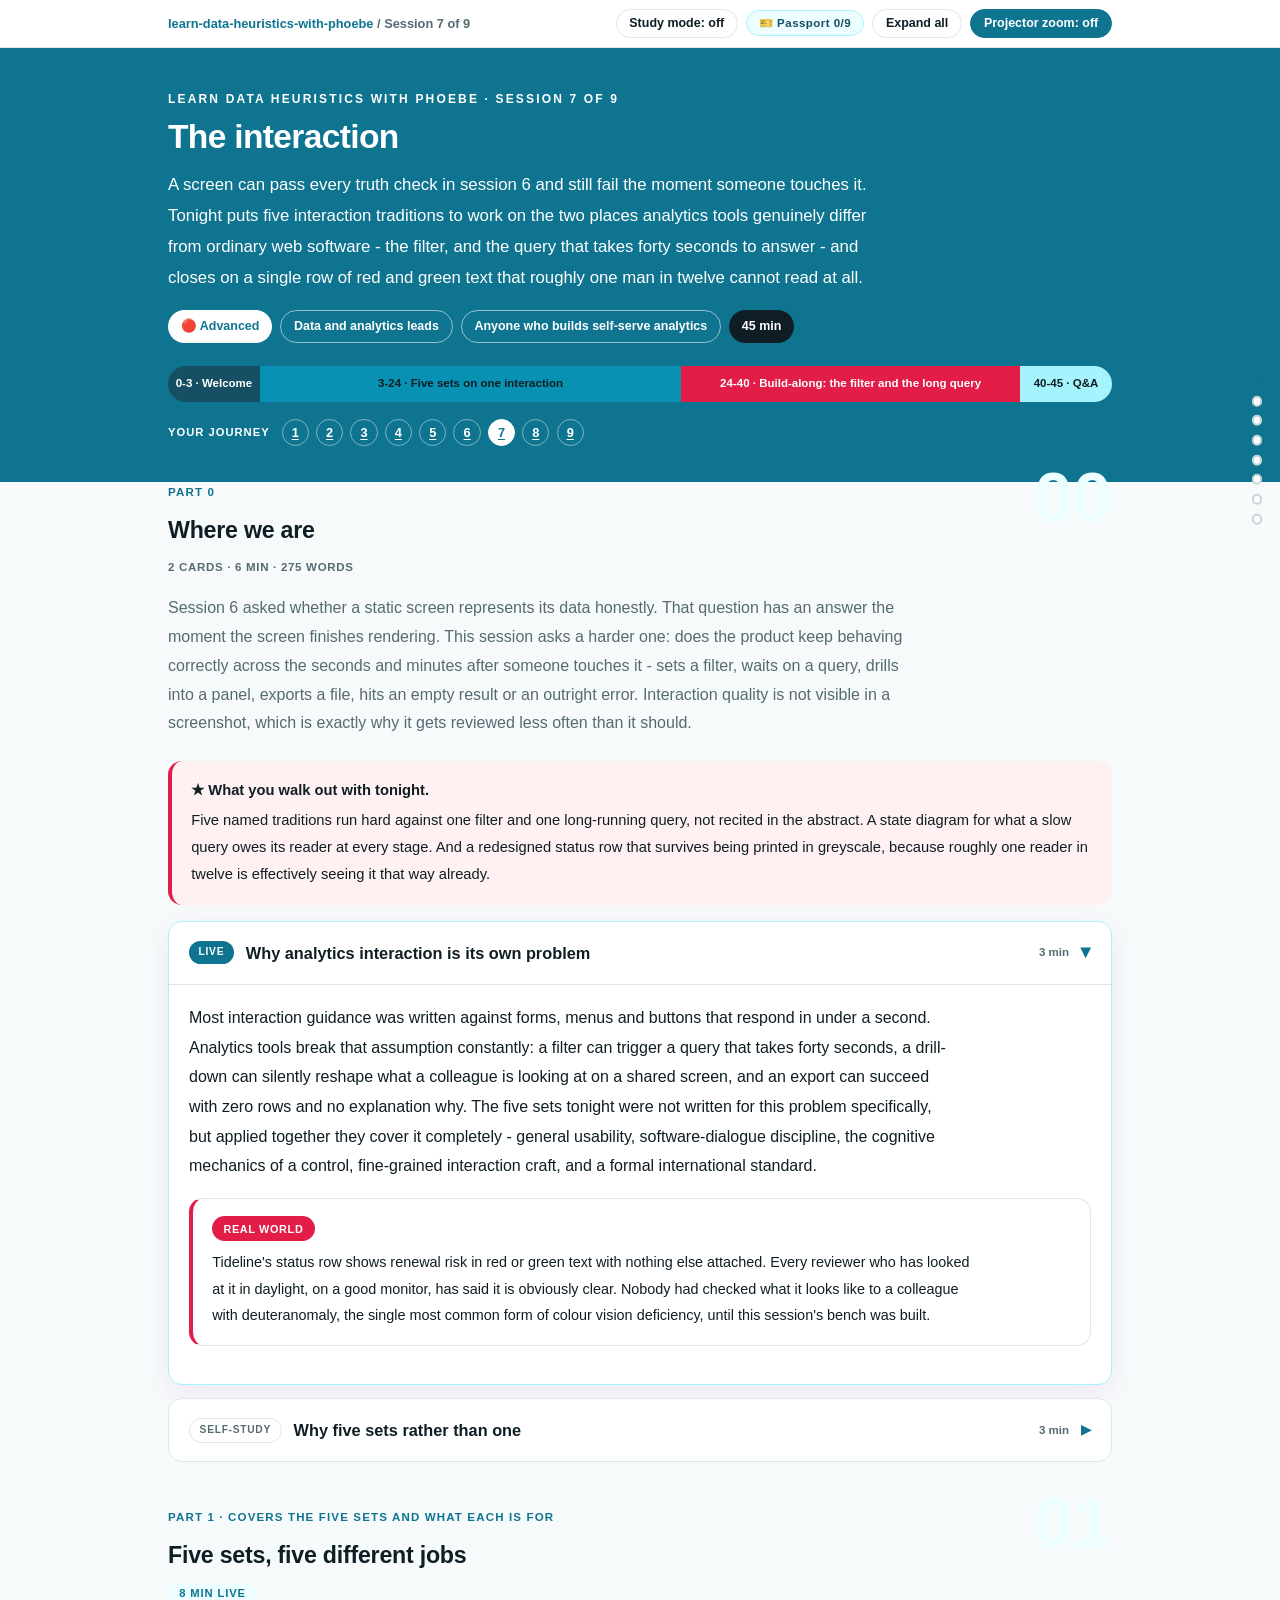
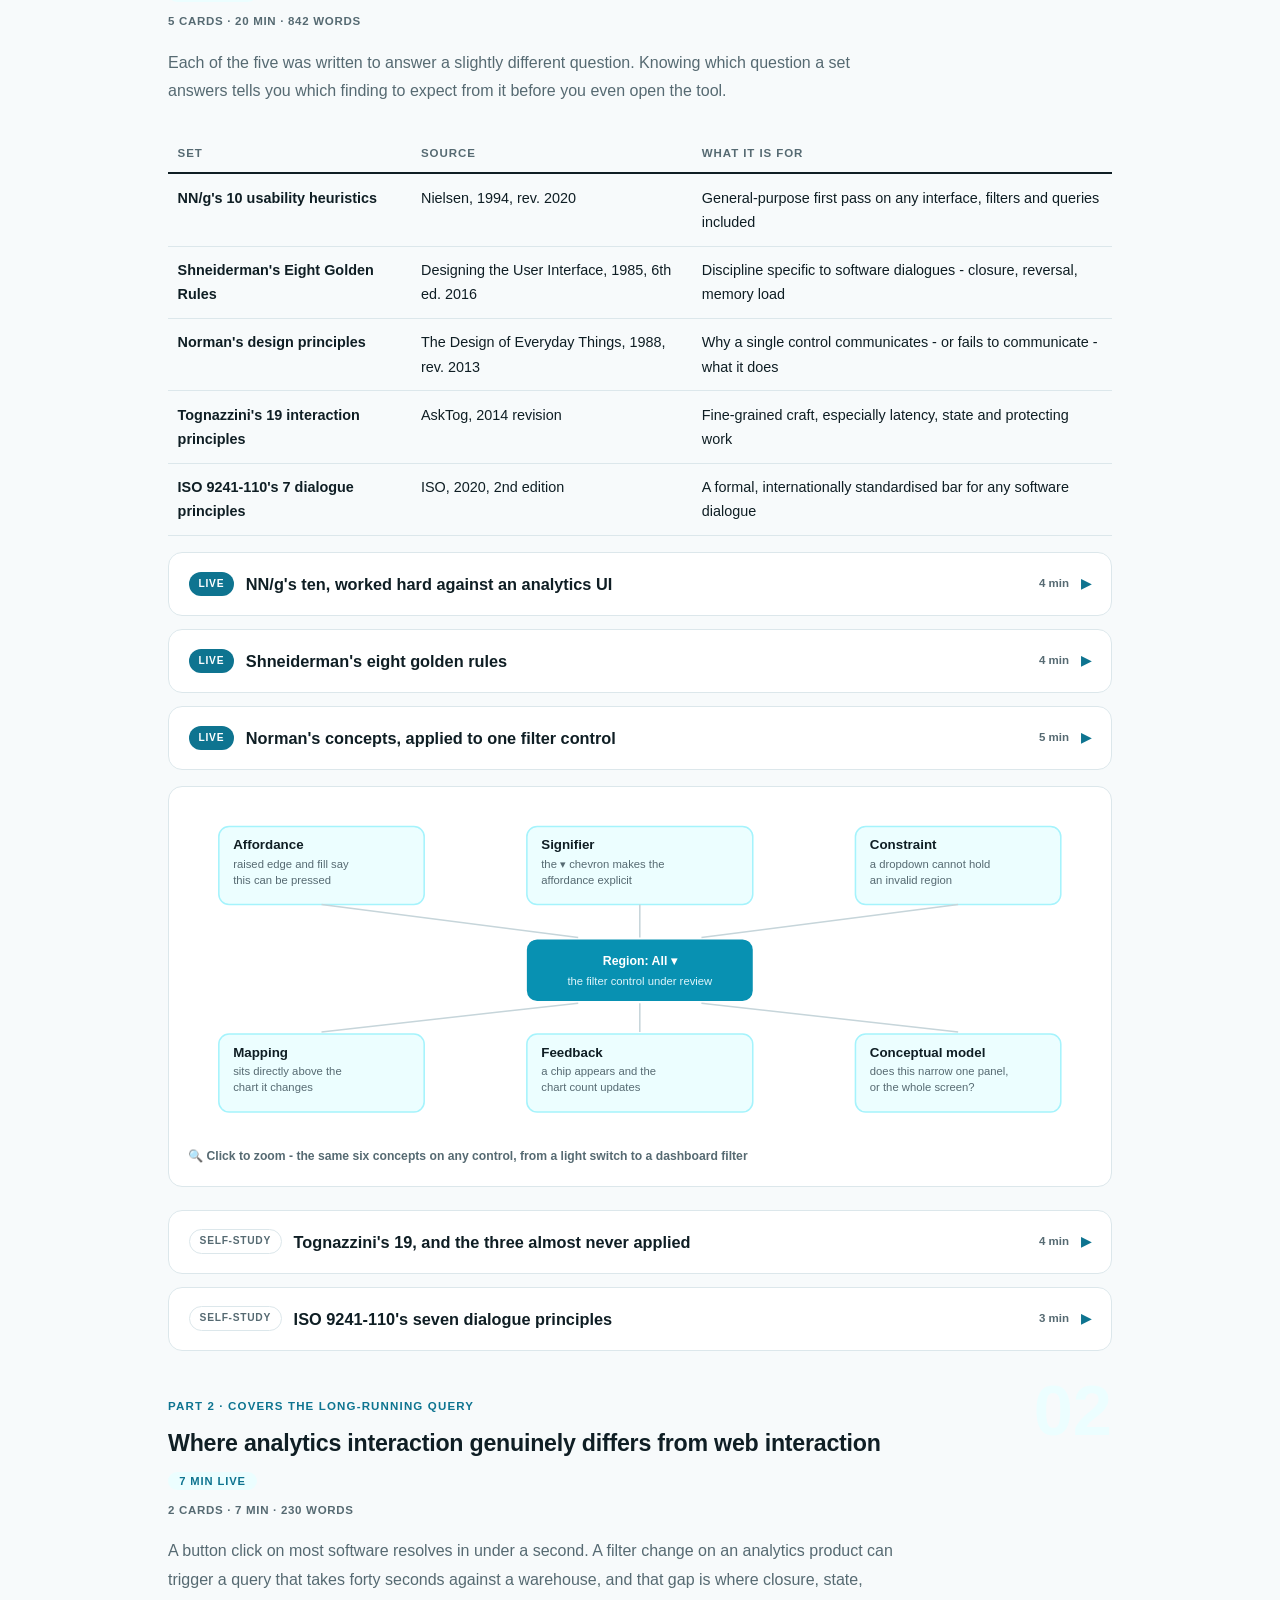
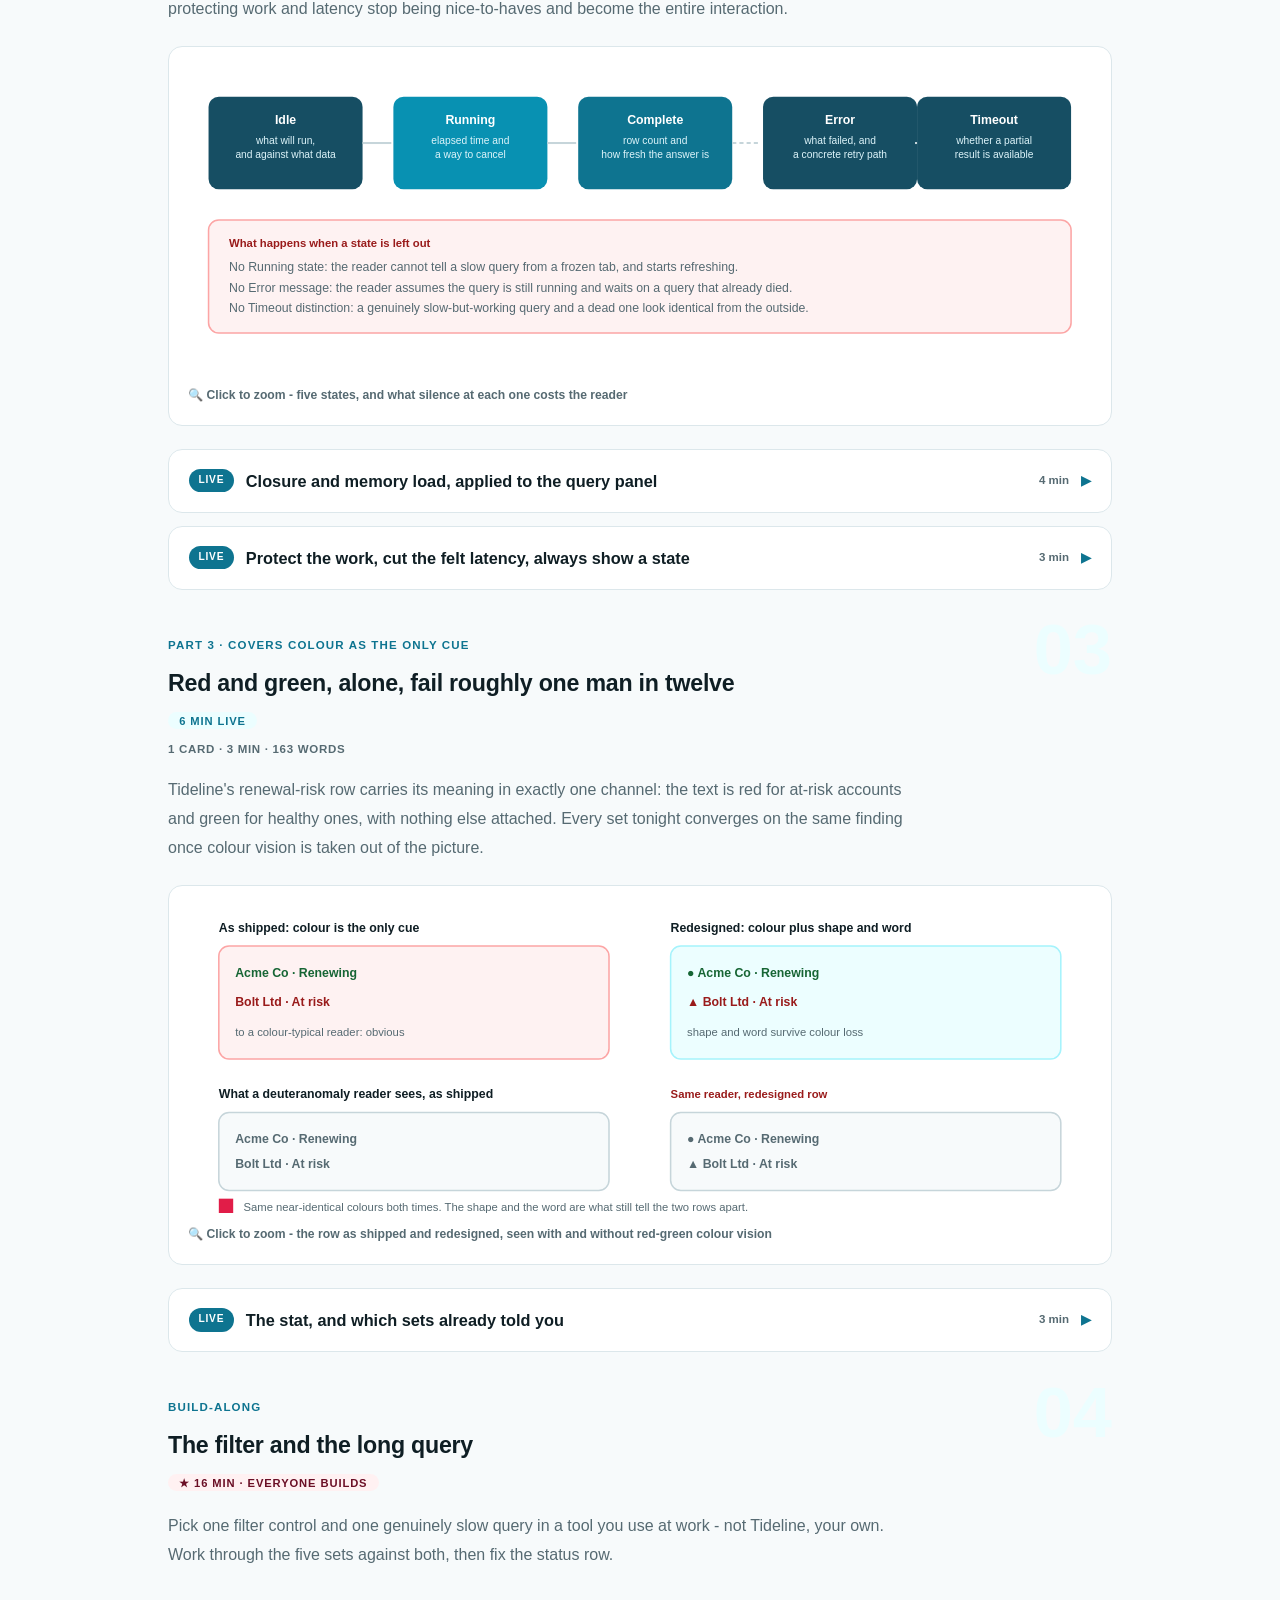
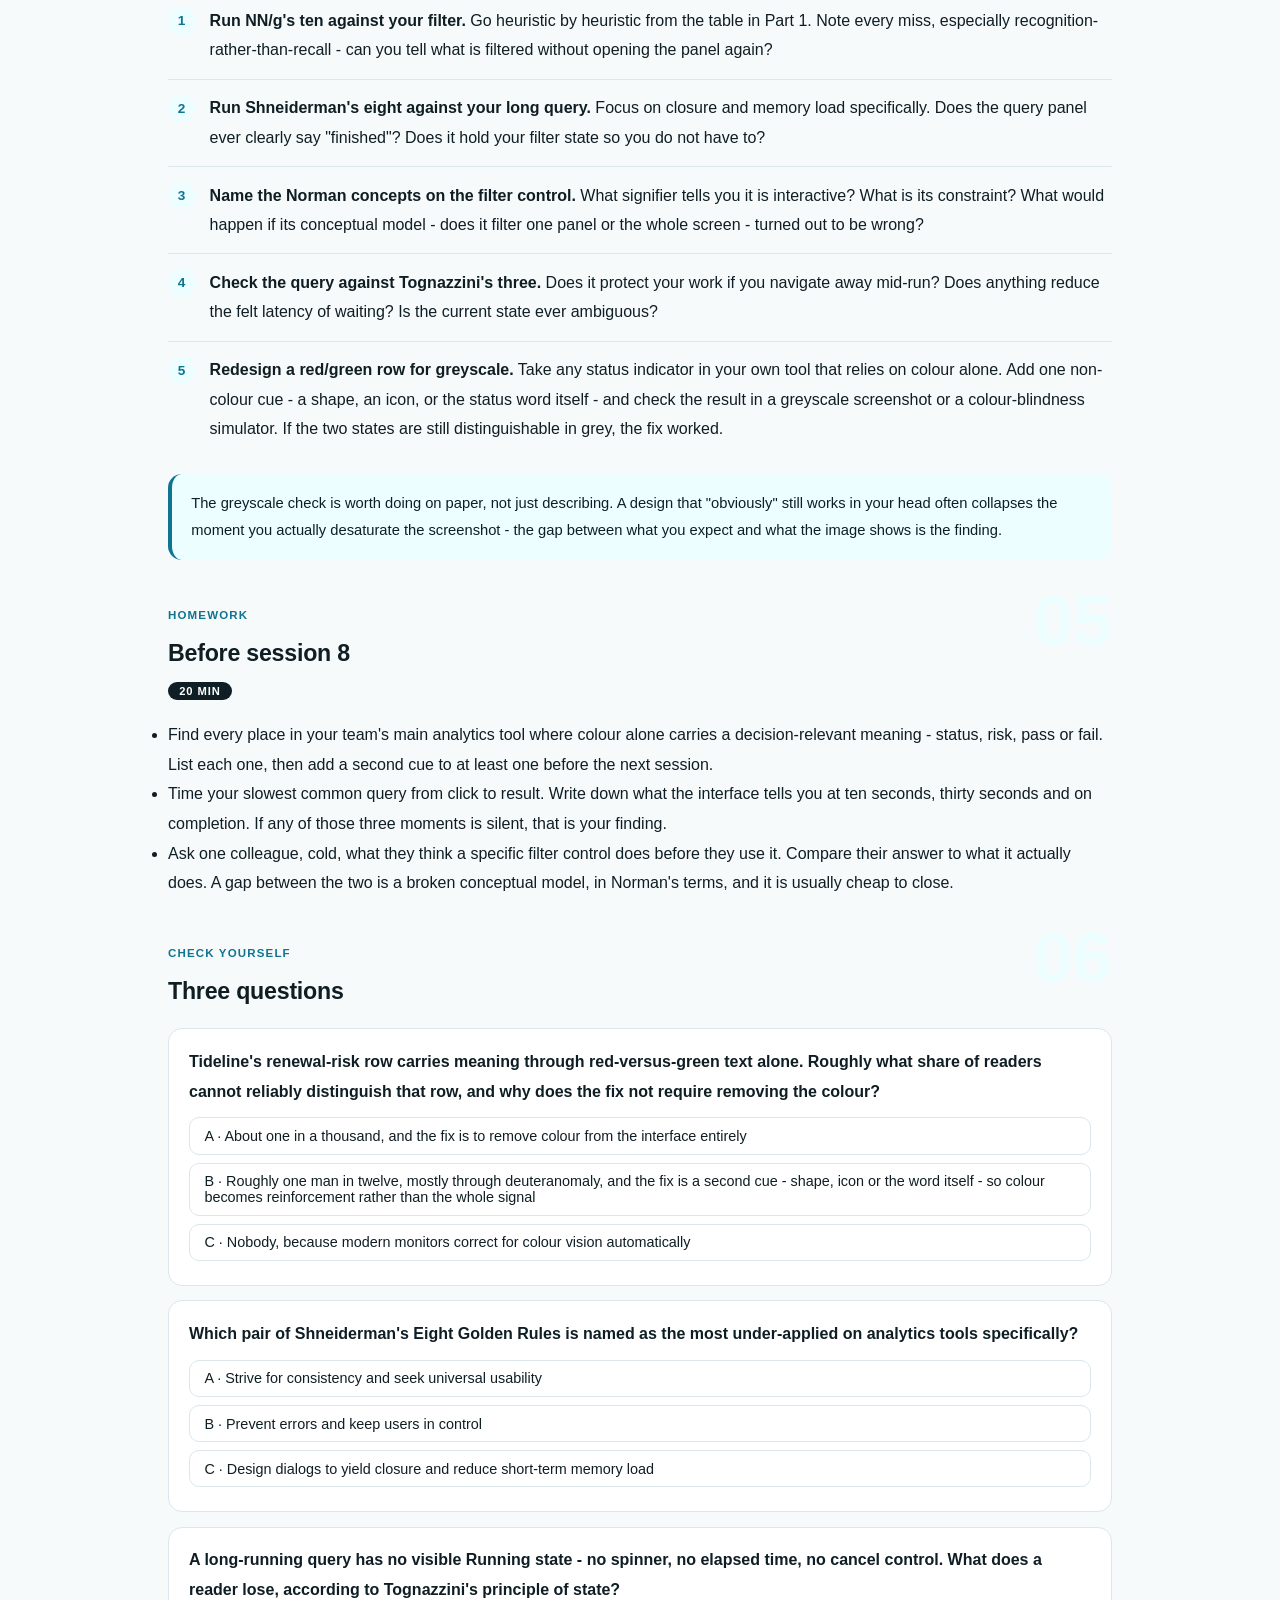
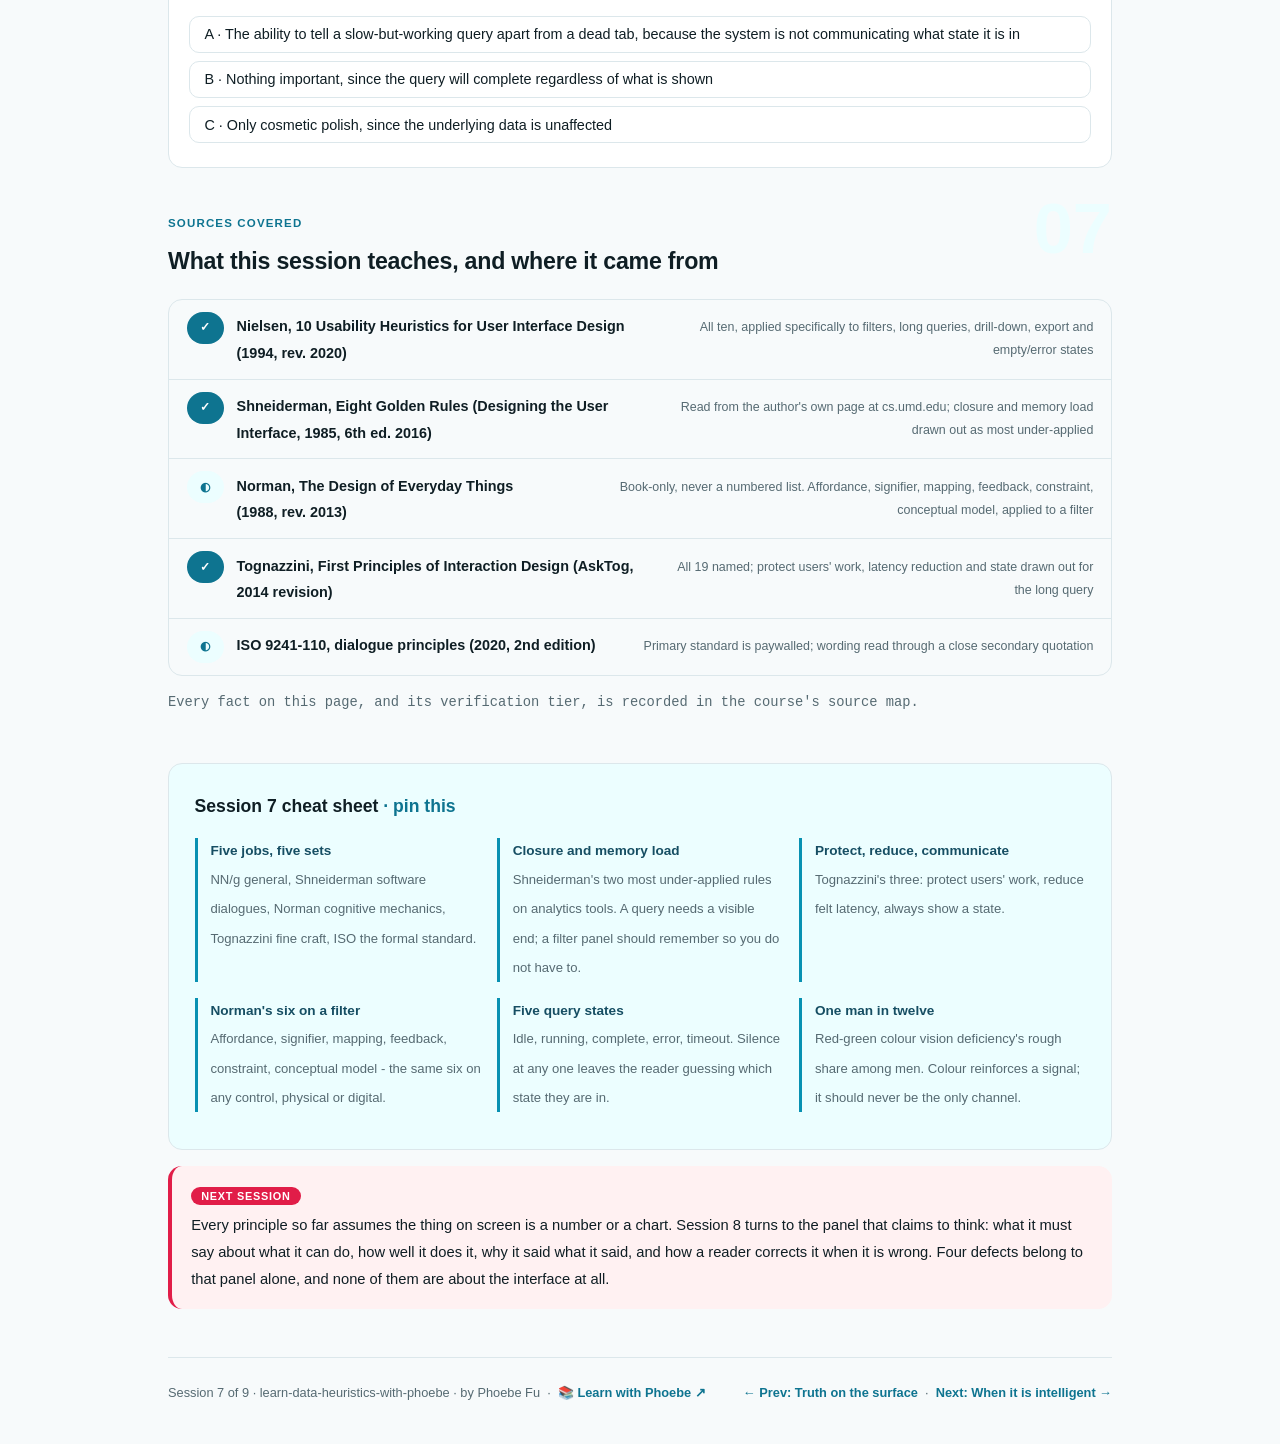
<file: courses/07-the-interaction.html>
<!DOCTYPE html>
<html lang="en">
<head>
<meta charset="UTF-8">
<meta name="viewport" content="width=device-width, initial-scale=1.0">
<!-- social:start -->
<meta name="description" content="Session 7 of 9. Five interaction traditions run hard against one filter and one long-running query - NN/g's ten, Shneiderman's eight, Norman's concepts, Tognazzini's nineteen, ISO 9241-110's seven - plus the colour-only status row that fails roughly one man in twelve.">
<meta property="og:type" content="article">
<meta property="og:site_name" content="Learn with Phoebe">
<meta property="og:title" content="The interaction - learn data heuristics with phoebe">
<meta property="og:description" content="Session 7 of 9. Five sets, one filter, one long query, and a status row that only reads if you have full colour vision.">
<meta property="og:url" content="https://phoebefu6.github.io/learn-data-heuristics-with-phoebe/courses/07-the-interaction.html">
<meta property="og:image" content="https://phoebefu6.github.io/learn-data-heuristics-with-phoebe/assets/og-cover.png">
<meta property="og:image:width" content="1200">
<meta property="og:image:height" content="630">
<meta name="twitter:card" content="summary_large_image">
<meta name="twitter:title" content="The interaction - learn data heuristics with phoebe">
<meta name="twitter:description" content="Session 7 of 9. Five interaction traditions, one filter, one long query.">
<meta name="twitter:image" content="https://phoebefu6.github.io/learn-data-heuristics-with-phoebe/assets/og-cover.png">
<!-- social:end -->
<title>Session 7 · The interaction - learn data heuristics with phoebe</title>
<link rel="stylesheet" href="../assets/style.css?v=26">
</head>
<body>

<div class="toolbar">
  <div class="wrap">
    <span class="crumb"><a href="../index.html">learn-data-heuristics-with-phoebe</a> / Session 7 of 9</span>
    <button class="btn" id="toggle-all" type="button">Expand all</button>
    <button class="btn primary" id="zoom-toggle" type="button">Projector zoom: off</button>
  </div>
</div>

<header class="masthead">
  <div class="wrap">
    <div class="eyebrow">Learn Data Heuristics with Phoebe · Session 7 of 9</div>
    <h1>The <span class="accent">interaction</span></h1>
    <p class="sub">A screen can pass every truth check in session 6 and still fail the moment someone touches it. Tonight puts five interaction traditions to work on the two places analytics tools genuinely differ from ordinary web software - the filter, and the query that takes forty seconds to answer - and closes on a single row of red and green text that roughly one man in twelve cannot read at all.</p>
    <div class="chip-row">
      <span class="chip level">🔴 Advanced</span>
      <span class="chip audience">Data and analytics leads</span>
      <span class="chip audience">Anyone who builds self-serve analytics</span>
      <span class="chip time">45 min</span>
    </div>
    <div class="agenda">
      <span class="a1" style="flex:1">0-3 · Welcome</span>
      <span class="a2" style="flex:5">3-24 · Five sets on one interaction</span>
      <span class="a3" style="flex:4">24-40 · Build-along: the filter and the long query</span>
      <span class="a4" style="flex:1">40-45 · Q&amp;A</span>
    </div>
  </div>
</header>

<main class="wrap">

  <!-- ============ INTRO ============ -->
  <section class="section" id="intro">
    <div class="section-kicker">
      <span class="klabel">Part 0</span>
      <h2>Where we are</h2>
    </div>
    <p class="lede">Session 6 asked whether a static screen represents its data honestly. That question has an answer the moment the screen finishes rendering. This session asks a harder one: does the product keep behaving correctly across the seconds and minutes after someone touches it - sets a filter, waits on a query, drills into a panel, exports a file, hits an empty result or an outright error. Interaction quality is not visible in a screenshot, which is exactly why it gets reviewed less often than it should.</p>

    <div class="callout win">
      <p><strong>★ What you walk out with tonight.</strong> Five named traditions run hard against one filter and one long-running query, not recited in the abstract. A state diagram for what a slow query owes its reader at every stage. And a redesigned status row that survives being printed in greyscale, because roughly one reader in twelve is effectively seeing it that way already.</p>
    </div>

    <details class="card" open>
      <summary><span class="mode live">Live</span>Why analytics interaction is its own problem<span class="mini">3 min</span><span class="caret">▶</span></summary>
      <div class="body">
        <p>Most interaction guidance was written against forms, menus and buttons that respond in under a second. Analytics tools break that assumption constantly: a filter can trigger a query that takes forty seconds, a drill-down can silently reshape what a colleague is looking at on a shared screen, and an export can succeed with zero rows and no explanation why. The five sets tonight were not written for this problem specifically, but applied together they cover it completely - general usability, software-dialogue discipline, the cognitive mechanics of a control, fine-grained interaction craft, and a formal international standard.</p>
        <div class="callout example">
          <span class="ex-pill">Real world</span>
          <p>Tideline's status row shows renewal risk in red or green text with nothing else attached. Every reviewer who has looked at it in daylight, on a good monitor, has said it is obviously clear. Nobody had checked what it looks like to a colleague with deuteranomaly, the single most common form of colour vision deficiency, until this session's bench was built.</p>
        </div>
      </div>
    </details>

    <details class="card">
      <summary><span class="mode self">Self-study</span>Why five sets rather than one<span class="mini">3 min</span><span class="caret">▶</span></summary>
      <div class="body">
        <p>Session 6 had one list built almost entirely for its job, Few's 13. Interaction quality has no such single list, because the five traditions below were built by people solving different problems: Nielsen and Molich generalised across whatever interface existed in 1990, Shneiderman was writing specifically about software dialogues in 1985, Norman was explaining why physical objects and digital controls succeed or fail at communicating themselves, Tognazzini was compiling decades of hands-on interaction craft at Apple and Sun, and ISO was standardising dialogue principles for international procurement. None of the five is sufficient alone on an analytics UI, which is the reason tonight runs all five against the same two artefacts rather than picking a favourite.</p>
        </div>
    </details>
  </section>

  <!-- ============ PART 1 ============ -->
  <section class="section" id="part-1">
    <div class="section-kicker">
      <span class="klabel">Part 1 · covers the five sets and what each is for</span>
      <h2>Five sets, five different jobs</h2>
      <span class="tag concept">8 min live</span>
    </div>
    <p class="lede">Each of the five was written to answer a slightly different question. Knowing which question a set answers tells you which finding to expect from it before you even open the tool.</p>

    <table class="clean">
      <thead><tr><th>Set</th><th>Source</th><th>What it is for</th></tr></thead>
      <tbody>
        <tr><td>NN/g's 10 usability heuristics</td><td>Nielsen, 1994, rev. 2020</td><td>General-purpose first pass on any interface, filters and queries included</td></tr>
        <tr><td>Shneiderman's Eight Golden Rules</td><td>Designing the User Interface, 1985, 6th ed. 2016</td><td>Discipline specific to software dialogues - closure, reversal, memory load</td></tr>
        <tr><td>Norman's design principles</td><td>The Design of Everyday Things, 1988, rev. 2013</td><td>Why a single control communicates - or fails to communicate - what it does</td></tr>
        <tr><td>Tognazzini's 19 interaction principles</td><td>AskTog, 2014 revision</td><td>Fine-grained craft, especially latency, state and protecting work</td></tr>
        <tr><td>ISO 9241-110's 7 dialogue principles</td><td>ISO, 2020, 2nd edition</td><td>A formal, internationally standardised bar for any software dialogue</td></tr>
      </tbody>
    </table>

    <details class="card">
      <summary><span class="mode live">Live</span>NN/g's ten, worked hard against an analytics UI<span class="mini">4 min</span><span class="caret">▶</span></summary>
      <div class="body">
        <p>Session 1 introduced these ten by name. Tonight they get applied specifically to filters, long queries, drill-down, export, and empty or error states - the five moments where analytics interaction genuinely differs from a marketing site.</p>
        <table class="clean">
          <thead><tr><th>#</th><th>Heuristic</th><th>Applied to analytics interaction</th></tr></thead>
          <tbody>
            <tr><td>1</td><td>Visibility of system status</td><td>Is a running query visibly running, not silently pending?</td></tr>
            <tr><td>2</td><td>Match between system and the real world</td><td>Does a drill-down use the business's own category names?</td></tr>
            <tr><td>3</td><td>User control and freedom</td><td>Can a filter be cleared in one action, without a page reload?</td></tr>
            <tr><td>4</td><td>Consistency and standards</td><td>Does export always mean the same file format, everywhere in the tool?</td></tr>
            <tr><td>5</td><td>Error prevention</td><td>Does the tool warn before an export with zero matching rows?</td></tr>
            <tr><td>6</td><td>Recognition rather than recall</td><td>Are active filters shown as chips, or does the reader have to remember them?</td></tr>
            <tr><td>7</td><td>Flexibility and efficiency of use</td><td>Can a power user skip the wizard and write the filter directly?</td></tr>
            <tr><td>8</td><td>Aesthetic and minimalist design</td><td>Does the empty-result state show only what helps, not a blank page?</td></tr>
            <tr><td>9</td><td>Help recognise, diagnose, recover from errors</td><td>Does a failed query say what failed and offer a retry?</td></tr>
            <tr><td>10</td><td>Help and documentation</td><td>Is the filter's exact logic - and, or, exclusion - one click from confusing?</td></tr>
          </tbody>
        </table>
      </div>
    </details>

    <details class="card">
      <summary><span class="mode live">Live</span>Shneiderman's eight golden rules<span class="mini">4 min</span><span class="caret">▶</span></summary>
      <div class="body">
        <p>Ben Shneiderman published these in 1985 and has kept them current through six editions of <em>Designing the User Interface</em>. They speak specifically to software dialogues, which makes them a closer fit to a filter or a query panel than a general usability heuristic.</p>
        <table class="clean">
          <thead><tr><th>#</th><th>Rule</th></tr></thead>
          <tbody>
            <tr><td>1</td><td>Strive for consistency</td></tr>
            <tr><td>2</td><td>Seek universal usability</td></tr>
            <tr><td>3</td><td>Offer informative feedback</td></tr>
            <tr><td>4</td><td>Design dialogs to yield closure</td></tr>
            <tr><td>5</td><td>Prevent errors</td></tr>
            <tr><td>6</td><td>Permit easy reversal of actions</td></tr>
            <tr><td>7</td><td>Keep users in control</td></tr>
            <tr><td>8</td><td>Reduce short-term memory load</td></tr>
          </tbody>
        </table>
        <p>Two of the eight are the most under-applied on analytics tools specifically. <strong>Design dialogs to yield closure</strong> means a sequence of actions should have a clear beginning, middle and end - a query that just stops updating its spinner, with no completion state, never yields closure. <strong>Reduce short-term memory load</strong> means the tool should show what is currently filtered rather than expect the reader to hold five selections in their head while comparing two dashboards in separate tabs.</p>
        <div class="callout example">
          <span class="ex-pill">Real world</span>
          <p>Tideline's filter panel lets a reader stack six conditions and then navigate away. On return, the filters are gone and the panel is silent about whether that was intentional or a bug. That single behaviour breaks closure and control at once.</p>
        </div>
      </div>
    </details>

    <details class="card">
      <summary><span class="mode live">Live</span>Norman's concepts, applied to one filter control<span class="mini">5 min</span><span class="caret">▶</span></summary>
      <div class="body">
        <div class="callout warn">
          <p><strong>Honesty check.</strong> These come from Donald Norman's <em>The Design of Everyday Things</em> (1988, rev. 2013), and Norman never shipped them as a single canonical numbered web list - counts differ between sources that summarise the book. Treat what follows as the working concepts, not a fixed-length canon.</p>
        </div>
        <p><strong>Affordance</strong> is what an object's shape allows it to do - a button-shaped rectangle affords pressing. <strong>Signifier</strong> is the explicit cue that tells you the affordance is there - a chevron icon, an underline, a change in cursor. <strong>Mapping</strong> is the relationship between a control and its effect - a filter positioned above the chart it changes maps more clearly than one buried in a side panel three scrolls away. <strong>Feedback</strong> is the signal that an action registered - a chip appearing, a count updating. <strong>Constraint</strong> is what the control physically prevents - a dropdown cannot hold an invalid value the way a free-text box can. <strong>Conceptual model</strong> is the reader's mental picture of what the control does, which must match what it actually does or every use becomes a small surprise.</p>
      </div>
    </details>

    <figure class="zoomable">
      <svg viewBox="0 0 880 320" xmlns="http://www.w3.org/2000/svg" role="img" aria-label="One filter control annotated with Norman's six concepts: affordance, signifier, mapping, feedback, constraint and conceptual model">
        <style>
          .s7aT { font: 700 13px Inter, sans-serif; fill: #0F1E24; }
          .s7aL { font: 400 11px Inter, sans-serif; fill: #566A72; }
          .s7aH { font: 800 12px Inter, sans-serif; fill: #fff; }
          .s7aC { font: 400 11px Inter, sans-serif; fill: #DDF4FA; }
        </style>
        <rect x="330" y="130" width="220" height="60" rx="10" fill="#0891B2"/>
        <text class="s7aH" x="440" y="155" text-anchor="middle">Region: All ▾</text>
        <text class="s7aC" x="440" y="174" text-anchor="middle">the filter control under review</text>

        <rect x="30" y="20" width="200" height="76" rx="10" fill="#ECFEFF" stroke="#A5F3FC" stroke-width="1.5"/>
        <text class="s7aT" x="44" y="42">Affordance</text>
        <text class="s7aL" x="44" y="60">raised edge and fill say</text>
        <text class="s7aL" x="44" y="76">this can be pressed</text>
        <line x1="130" y1="96" x2="380" y2="128" stroke="#C6D5DA" stroke-width="1.5"/>

        <rect x="330" y="20" width="220" height="76" rx="10" fill="#ECFEFF" stroke="#A5F3FC" stroke-width="1.5"/>
        <text class="s7aT" x="344" y="42">Signifier</text>
        <text class="s7aL" x="344" y="60">the ▾ chevron makes the</text>
        <text class="s7aL" x="344" y="76">affordance explicit</text>
        <line x1="440" y1="96" x2="440" y2="128" stroke="#C6D5DA" stroke-width="1.5"/>

        <rect x="650" y="20" width="200" height="76" rx="10" fill="#ECFEFF" stroke="#A5F3FC" stroke-width="1.5"/>
        <text class="s7aT" x="664" y="42">Constraint</text>
        <text class="s7aL" x="664" y="60">a dropdown cannot hold</text>
        <text class="s7aL" x="664" y="76">an invalid region</text>
        <line x1="750" y1="96" x2="500" y2="128" stroke="#C6D5DA" stroke-width="1.5"/>

        <rect x="30" y="222" width="200" height="76" rx="10" fill="#ECFEFF" stroke="#A5F3FC" stroke-width="1.5"/>
        <text class="s7aT" x="44" y="244">Mapping</text>
        <text class="s7aL" x="44" y="262">sits directly above the</text>
        <text class="s7aL" x="44" y="278">chart it changes</text>
        <line x1="130" y1="220" x2="380" y2="192" stroke="#C6D5DA" stroke-width="1.5"/>

        <rect x="330" y="222" width="220" height="76" rx="10" fill="#ECFEFF" stroke="#A5F3FC" stroke-width="1.5"/>
        <text class="s7aT" x="344" y="244">Feedback</text>
        <text class="s7aL" x="344" y="262">a chip appears and the</text>
        <text class="s7aL" x="344" y="278">chart count updates</text>
        <line x1="440" y1="220" x2="440" y2="192" stroke="#C6D5DA" stroke-width="1.5"/>

        <rect x="650" y="222" width="200" height="76" rx="10" fill="#ECFEFF" stroke="#A5F3FC" stroke-width="1.5"/>
        <text class="s7aT" x="664" y="244">Conceptual model</text>
        <text class="s7aL" x="664" y="262">does this narrow one panel,</text>
        <text class="s7aL" x="664" y="278">or the whole screen?</text>
        <line x1="750" y1="220" x2="500" y2="192" stroke="#C6D5DA" stroke-width="1.5"/>
      </svg>
      <figcaption>🔍 Click to zoom - the same six concepts on any control, from a light switch to a dashboard filter</figcaption>
    </figure>

    <details class="card">
      <summary><span class="mode self">Self-study</span>Tognazzini's 19, and the three almost never applied<span class="mini">4 min</span><span class="caret">▶</span></summary>
      <div class="body">
        <p>Bruce Tognazzini published these as AskTog's First Principles of Interaction Design, most recently revised in 2014, drawing on his years leading human interface work at Apple and Sun. Nineteen principles by name: aesthetics, anticipation, autonomy, colour, consistency, defaults, discoverability, efficiency of the user, explorable interfaces, Fitts's Law, human-interface objects, latency reduction, learnability, metaphors, protect users' work, readability, simplicity, state, visible navigation.</p>
        <p>Three matter enormously for analytics and are almost never applied on purpose:</p>
        <ul>
          <li><strong>Protect users' work</strong> - nothing a reader configures, filters or half-writes should vanish because of a refresh, a crash, or a navigation click. Analytics tools violate this constantly because filter state is treated as disposable.</li>
          <li><strong>Latency reduction</strong> - perceived speed is often more important than actual speed. A progress indicator, a partial result, or an honest estimate of remaining time all reduce felt latency even when the query itself takes exactly as long.</li>
          <li><strong>State</strong> - the system must always be able to communicate what state it is in. A long query with no visible state is not fast or slow, it is simply unknown, and unknown is worse than slow.</li>
        </ul>
      </div>
    </details>

    <details class="card">
      <summary><span class="mode self">Self-study</span>ISO 9241-110's seven dialogue principles<span class="mini">3 min</span><span class="caret">▶</span></summary>
      <div class="body">
        <div class="callout warn">
          <p><strong>Honesty check.</strong> The ISO 9241-110:2020 document itself is paywalled, so the wording below travels through a close secondary quotation rather than the standard's own text. The seven principle names are stable across the sources that quote them.</p>
        </div>
        <table class="clean">
          <thead><tr><th>#</th><th>Principle</th></tr></thead>
          <tbody>
            <tr><td>1</td><td>Suitability for the user's tasks</td></tr>
            <tr><td>2</td><td>Self-descriptiveness</td></tr>
            <tr><td>3</td><td>Conformity with user expectations</td></tr>
            <tr><td>4</td><td>Learnability</td></tr>
            <tr><td>5</td><td>Controllability</td></tr>
            <tr><td>6</td><td>Use error robustness</td></tr>
            <tr><td>7</td><td>User engagement</td></tr>
          </tbody>
        </table>
        <p>This is the 2020 second edition, which superseded the 2006 first edition. It is the closest thing the interaction canon has to a formally standardised, internationally agreed bar, which is precisely why it belongs alongside four traditions that arrived at similar ground independently.</p>
      </div>
    </details>
  </section>

  <!-- ============ PART 2 ============ -->
  <section class="section" id="part-2">
    <div class="section-kicker">
      <span class="klabel">Part 2 · covers the long-running query</span>
      <h2>Where analytics interaction genuinely differs from web interaction</h2>
      <span class="tag concept">7 min live</span>
    </div>
    <p class="lede">A button click on most software resolves in under a second. A filter change on an analytics product can trigger a query that takes forty seconds against a warehouse, and that gap is where closure, state, protecting work and latency stop being nice-to-haves and become the entire interaction.</p>

    <figure class="zoomable">
      <svg viewBox="0 0 880 300" xmlns="http://www.w3.org/2000/svg" role="img" aria-label="The states a long-running query passes through - idle, running, complete, error and timeout - with what each state must tell the reader and what a missing state leaves them with">
        <style>
          .s7bT { font: 700 12px Inter, sans-serif; fill: #fff; }
          .s7bB { font: 400 10px Inter, sans-serif; fill: #DDF4FA; }
          .s7bBad { font: 700 11px Inter, sans-serif; fill: #991B1B; }
          .s7bL { font: 400 12px Inter, sans-serif; fill: #566A72; }
        </style>
        <rect x="20" y="30" width="150" height="90" rx="10" fill="#164E63"/>
        <text class="s7bT" x="95" y="56" text-anchor="middle">Idle</text>
        <text class="s7bB" x="95" y="76" text-anchor="middle">what will run,</text>
        <text class="s7bB" x="95" y="90" text-anchor="middle">and against what data</text>

        <rect x="200" y="30" width="150" height="90" rx="10" fill="#0891B2"/>
        <text class="s7bT" x="275" y="56" text-anchor="middle">Running</text>
        <text class="s7bB" x="275" y="76" text-anchor="middle">elapsed time and</text>
        <text class="s7bB" x="275" y="90" text-anchor="middle">a way to cancel</text>

        <rect x="380" y="30" width="150" height="90" rx="10" fill="#0E7490"/>
        <text class="s7bT" x="455" y="56" text-anchor="middle">Complete</text>
        <text class="s7bB" x="455" y="76" text-anchor="middle">row count and</text>
        <text class="s7bB" x="455" y="90" text-anchor="middle">how fresh the answer is</text>

        <rect x="560" y="30" width="150" height="90" rx="10" fill="#164E63"/>
        <text class="s7bT" x="635" y="56" text-anchor="middle">Error</text>
        <text class="s7bB" x="635" y="76" text-anchor="middle">what failed, and</text>
        <text class="s7bB" x="635" y="90" text-anchor="middle">a concrete retry path</text>

        <rect x="710" y="30" width="150" height="90" rx="10" fill="#164E63"/>
        <text class="s7bT" x="785" y="56" text-anchor="middle">Timeout</text>
        <text class="s7bB" x="785" y="76" text-anchor="middle">whether a partial</text>
        <text class="s7bB" x="785" y="90" text-anchor="middle">result is available</text>

        <line x1="170" y1="75" x2="198" y2="75" stroke="#C6D5DA" stroke-width="2"/>
        <line x1="350" y1="75" x2="378" y2="75" stroke="#C6D5DA" stroke-width="2"/>
        <line x1="530" y1="75" x2="558" y2="75" stroke="#C6D5DA" stroke-width="2" stroke-dasharray="4 3"/>
        <line x1="710" y1="75" x2="708" y2="75" stroke="#C6D5DA" stroke-width="2"/>

        <rect x="20" y="150" width="840" height="110" rx="10" fill="#FEF2F2" stroke="#FCA5A5" stroke-width="1.5"/>
        <text class="s7bBad" x="40" y="176">What happens when a state is left out</text>
        <text class="s7bL" x="40" y="200">No Running state: the reader cannot tell a slow query from a frozen tab, and starts refreshing.</text>
        <text class="s7bL" x="40" y="220">No Error message: the reader assumes the query is still running and waits on a query that already died.</text>
        <text class="s7bL" x="40" y="240">No Timeout distinction: a genuinely slow-but-working query and a dead one look identical from the outside.</text>
      </svg>
      <figcaption>🔍 Click to zoom - five states, and what silence at each one costs the reader</figcaption>
    </figure>

    <details class="card">
      <summary><span class="mode live">Live</span>Closure and memory load, applied to the query panel<span class="mini">4 min</span><span class="caret">▶</span></summary>
      <div class="body">
        <p>Shneiderman's dialogs-to-yield-closure rule means every query needs a visible, unambiguous end, distinct from its middle. A spinner that simply stops without a completion message does not yield closure - it just stops signalling, and a reader cannot tell "done" from "gave up quietly".</p>
        <p>Reduce-short-term-memory-load means the query panel itself should carry the state a reader would otherwise have to hold in their head: which filters are active, how long the current run has taken, what the last successful run returned. None of that should require memory of a click made ninety seconds ago in a different tab.</p>
      </div>
    </details>

    <details class="card">
      <summary><span class="mode live">Live</span>Protect the work, cut the felt latency, always show a state<span class="mini">3 min</span><span class="caret">▶</span></summary>
      <div class="body">
        <p>Tognazzini's three under-applied principles map directly onto the query panel. Protecting users' work means a filter set, in progress or complete, survives a refresh or an accidental navigation. Latency reduction means the forty seconds feels shorter with a progress signal than it does with silence, even when the actual duration is unchanged. And a visible state at every moment means the reader is never staring at a screen that could mean three different things.</p>
        <div class="callout example">
          <span class="ex-pill">Real world</span>
          <p>Tideline's long query shows nothing while running - no spinner, no elapsed time, no cancel button. A reader who navigates away loses the query with no warning that anything was lost. That single gap fails closure, state, protection and latency at once, from four different traditions that all happen to be pointing at the same missing element.</p>
        </div>
      </div>
    </details>
  </section>

  <!-- ============ PART 3 ============ -->
  <section class="section" id="part-3">
    <div class="section-kicker">
      <span class="klabel">Part 3 · covers colour as the only cue</span>
      <h2>Red and green, alone, fail roughly one man in twelve</h2>
      <span class="tag concept">6 min live</span>
    </div>
    <p class="lede">Tideline's renewal-risk row carries its meaning in exactly one channel: the text is red for at-risk accounts and green for healthy ones, with nothing else attached. Every set tonight converges on the same finding once colour vision is taken out of the picture.</p>

    <figure class="zoomable">
      <svg viewBox="0 0 880 300" xmlns="http://www.w3.org/2000/svg" role="img" aria-label="The renewal-risk row as shipped, using only red and green text, versus a redesigned row with a shape and word attached, and what each looks like to a reader with red-green colour vision deficiency">
        <style>
          .s7cT { font: 700 12px Inter, sans-serif; fill: #0F1E24; }
          .s7cRow { font: 700 12px Inter, sans-serif; }
          .s7cL { font: 400 11px Inter, sans-serif; fill: #566A72; }
          .s7cBad { font: 700 11px Inter, sans-serif; fill: #991B1B; }
        </style>
        <text class="s7cT" x="30" y="26">As shipped: colour is the only cue</text>
        <rect x="30" y="40" width="380" height="110" rx="10" fill="#FEF2F2" stroke="#FCA5A5" stroke-width="1.5"/>
        <text class="s7cRow" x="46" y="70" style="fill:#166534">Acme Co · Renewing</text>
        <text class="s7cRow" x="46" y="98" style="fill:#991B1B">Bolt Ltd · At risk</text>
        <text class="s7cL" x="46" y="128">to a colour-typical reader: obvious</text>

        <text class="s7cT" x="470" y="26">Redesigned: colour plus shape and word</text>
        <rect x="470" y="40" width="380" height="110" rx="10" fill="#ECFEFF" stroke="#A5F3FC" stroke-width="1.5"/>
        <text class="s7cRow" x="486" y="70" style="fill:#166534">● Acme Co · Renewing</text>
        <text class="s7cRow" x="486" y="98" style="fill:#991B1B">▲ Bolt Ltd · At risk</text>
        <text class="s7cL" x="486" y="128">shape and word survive colour loss</text>

        <text class="s7cT" x="30" y="188">What a deuteranomaly reader sees, as shipped</text>
        <rect x="30" y="202" width="380" height="76" rx="10" fill="#F7FAFB" stroke="#C6D5DA" stroke-width="1.5"/>
        <text class="s7cRow" x="46" y="232" style="fill:#566A72">Acme Co · Renewing</text>
        <text class="s7cRow" x="46" y="256" style="fill:#566A72">Bolt Ltd · At risk</text>

        <text class="s7cBad" x="470" y="188">Same reader, redesigned row</text>
        <rect x="470" y="202" width="380" height="76" rx="10" fill="#F7FAFB" stroke="#C6D5DA" stroke-width="1.5"/>
        <text class="s7cRow" x="486" y="232" style="fill:#566A72">● Acme Co · Renewing</text>
        <text class="s7cRow" x="486" y="256" style="fill:#566A72">▲ Bolt Ltd · At risk</text>

        <rect x="30" y="286" width="14" height="14" fill="#E11D48"/>
        <text class="s7cL" x="54" y="298">Same near-identical colours both times. The shape and the word are what still tell the two rows apart.</text>
      </svg>
      <figcaption>🔍 Click to zoom - the row as shipped and redesigned, seen with and without red-green colour vision</figcaption>
    </figure>

    <details class="card">
      <summary><span class="mode live">Live</span>The stat, and which sets already told you<span class="mini">3 min</span><span class="caret">▶</span></summary>
      <div class="body">
        <p>Red-green colour vision deficiency, mostly deuteranomaly, affects roughly one man in twelve and a much smaller share of women. On a row that carries meaning through red-versus-green alone, that reader sees two shades of a similar muddy tone and no way to tell which account is healthy. This is not a rare edge case on a team of any size - it is closer to one seat in most rooms of a dozen.</p>
        <p>Nothing here required a sixth principle set to name. NN/g's consistency-and-standards heuristic asks whether a signal means the same thing everywhere, which a colour-only signal cannot guarantee across every reader. ISO's conformity-with-user-expectations principle asks whether the dialogue matches what a reasonable user expects a status indicator to give them - a second cue, not just one. The fix five traditions independently point toward is not a new idea, it is a second channel: shape, an icon, or the word itself, so the colour becomes reinforcement rather than the entire message.</p>
        </div>
    </details>
  </section>

  <!-- ============ DEMO ============ -->
  <section class="section" id="demo-1">
    <div class="section-kicker">
      <span class="klabel">Build-along</span>
      <h2>The filter and the long query</h2>
      <span class="tag demo">★ 16 min · everyone builds</span>
    </div>
    <p class="lede">Pick one filter control and one genuinely slow query in a tool you use at work - not Tideline, your own. Work through the five sets against both, then fix the status row.</p>

    <div class="steps">
      <div class="step"><p><strong>Run NN/g's ten against your filter.</strong> Go heuristic by heuristic from the table in Part 1. Note every miss, especially recognition-rather-than-recall - can you tell what is filtered without opening the panel again?</p></div>
      <div class="step"><p><strong>Run Shneiderman's eight against your long query.</strong> Focus on closure and memory load specifically. Does the query panel ever clearly say "finished"? Does it hold your filter state so you do not have to?</p></div>
      <div class="step"><p><strong>Name the Norman concepts on the filter control.</strong> What signifier tells you it is interactive? What is its constraint? What would happen if its conceptual model - does it filter one panel or the whole screen - turned out to be wrong?</p></div>
      <div class="step"><p><strong>Check the query against Tognazzini's three.</strong> Does it protect your work if you navigate away mid-run? Does anything reduce the felt latency of waiting? Is the current state ever ambiguous?</p></div>
      <div class="step"><p><strong>Redesign a red/green row for greyscale.</strong> Take any status indicator in your own tool that relies on colour alone. Add one non-colour cue - a shape, an icon, or the status word itself - and check the result in a greyscale screenshot or a colour-blindness simulator. If the two states are still distinguishable in grey, the fix worked.</p></div>
    </div>

    <div class="callout tip">
      <p>The greyscale check is worth doing on paper, not just describing. A design that "obviously" still works in your head often collapses the moment you actually desaturate the screenshot - the gap between what you expect and what the image shows is the finding.</p>
    </div>
  </section>

  <!-- ============ EXERCISE ============ -->
  <section class="section" id="exercise">
    <div class="section-kicker">
      <span class="klabel">Homework</span>
      <h2>Before session 8</h2>
      <span class="tag exercise">20 min</span>
    </div>
    <ul>
      <li>Find every place in your team's main analytics tool where colour alone carries a decision-relevant meaning - status, risk, pass or fail. List each one, then add a second cue to at least one before the next session.</li>
      <li>Time your slowest common query from click to result. Write down what the interface tells you at ten seconds, thirty seconds and on completion. If any of those three moments is silent, that is your finding.</li>
      <li>Ask one colleague, cold, what they think a specific filter control does before they use it. Compare their answer to what it actually does. A gap between the two is a broken conceptual model, in Norman's terms, and it is usually cheap to close.</li>
    </ul>
  </section>

  <!-- ============ QUIZ ============ -->
  <section class="section" id="quiz">
    <div class="section-kicker">
      <span class="klabel">Check yourself</span>
      <h2>Three questions</h2>
    </div>

    <div class="quiz-q" data-answer="1">
      <p class="qtext">Tideline's renewal-risk row carries meaning through red-versus-green text alone. Roughly what share of readers cannot reliably distinguish that row, and why does the fix not require removing the colour?</p>
      <button class="qopt" type="button">A · About one in a thousand, and the fix is to remove colour from the interface entirely</button>
      <button class="qopt" type="button">B · Roughly one man in twelve, mostly through deuteranomaly, and the fix is a second cue - shape, icon or the word itself - so colour becomes reinforcement rather than the whole signal</button>
      <button class="qopt" type="button">C · Nobody, because modern monitors correct for colour vision automatically</button>
      <p class="qwhy">Red-green colour vision deficiency, mostly deuteranomaly, affects roughly one man in twelve. Multiple sets converge on the same answer: colour should reinforce a signal, not be the only channel carrying it.</p>
    </div>

    <div class="quiz-q" data-answer="2">
      <p class="qtext">Which pair of Shneiderman's Eight Golden Rules is named as the most under-applied on analytics tools specifically?</p>
      <button class="qopt" type="button">A · Strive for consistency and seek universal usability</button>
      <button class="qopt" type="button">B · Prevent errors and keep users in control</button>
      <button class="qopt" type="button">C · Design dialogs to yield closure and reduce short-term memory load</button>
      <p class="qwhy">A query that never signals a clear end fails closure, and a filter panel that forgets its own state the moment you glance away increases memory load. Both are common on analytics tools built by teams who tested only the fast path.</p>
    </div>

    <div class="quiz-q" data-answer="0">
      <p class="qtext">A long-running query has no visible Running state - no spinner, no elapsed time, no cancel control. What does a reader lose, according to Tognazzini's principle of state?</p>
      <button class="qopt" type="button">A · The ability to tell a slow-but-working query apart from a dead tab, because the system is not communicating what state it is in</button>
      <button class="qopt" type="button">B · Nothing important, since the query will complete regardless of what is shown</button>
      <button class="qopt" type="button">C · Only cosmetic polish, since the underlying data is unaffected</button>
      <p class="qwhy">Tognazzini's state principle holds that a system must always be able to communicate what state it is in. Without it, a reader cannot distinguish "still working" from "silently broken", which is a worse position than knowing it is simply slow.</p>
    </div>

    <p class="quiz-score"></p>
  </section>

  <!-- ============ SOURCES ============ -->
  <section class="section" id="official">
    <div class="section-kicker">
      <span class="klabel">Sources covered</span>
      <h2>What this session teaches, and where it came from</h2>
    </div>
    <div class="covered">
      <div class="covered-row"><span class="status pill solid">✓</span><span class="name">Nielsen, 10 Usability Heuristics for User Interface Design (1994, rev. 2020)</span><span class="note">All ten, applied specifically to filters, long queries, drill-down, export and empty/error states</span></div>
      <div class="covered-row"><span class="status pill solid">✓</span><span class="name">Shneiderman, Eight Golden Rules (Designing the User Interface, 1985, 6th ed. 2016)</span><span class="note">Read from the author's own page at cs.umd.edu; closure and memory load drawn out as most under-applied</span></div>
      <div class="covered-row"><span class="status pill light">◐</span><span class="name">Norman, The Design of Everyday Things (1988, rev. 2013)</span><span class="note">Book-only, never a numbered list. Affordance, signifier, mapping, feedback, constraint, conceptual model, applied to a filter</span></div>
      <div class="covered-row"><span class="status pill solid">✓</span><span class="name">Tognazzini, First Principles of Interaction Design (AskTog, 2014 revision)</span><span class="note">All 19 named; protect users' work, latency reduction and state drawn out for the long query</span></div>
      <div class="covered-row"><span class="status pill light">◐</span><span class="name">ISO 9241-110, dialogue principles (2020, 2nd edition)</span><span class="note">Primary standard is paywalled; wording read through a close secondary quotation</span></div>
    </div>
    <p class="mono" style="margin-top:14px">Every fact on this page, and its verification tier, is recorded in the course's source map.</p>
  </section>

  <!-- ============ CHEAT SHEET ============ -->
  <section class="cheat" id="cheatsheet">
    <h3>Session 7 cheat sheet <span>· pin this</span></h3>
    <div class="grid-2">
      <div class="cheat-item"><b>Five jobs, five sets</b><span>NN/g general, Shneiderman software dialogues, Norman cognitive mechanics, Tognazzini fine craft, ISO the formal standard.</span></div>
      <div class="cheat-item"><b>Closure and memory load</b><span>Shneiderman's two most under-applied rules on analytics tools. A query needs a visible end; a filter panel should remember so you do not have to.</span></div>
      <div class="cheat-item"><b>Protect, reduce, communicate</b><span>Tognazzini's three: protect users' work, reduce felt latency, always show a state.</span></div>
      <div class="cheat-item"><b>Norman's six on a filter</b><span>Affordance, signifier, mapping, feedback, constraint, conceptual model - the same six on any control, physical or digital.</span></div>
      <div class="cheat-item"><b>Five query states</b><span>Idle, running, complete, error, timeout. Silence at any one leaves the reader guessing which state they are in.</span></div>
      <div class="cheat-item"><b>One man in twelve</b><span>Red-green colour vision deficiency's rough share among men. Colour reinforces a signal; it should never be the only channel.</span></div>
    </div>
  </section>

  <div class="callout next">
    <span class="nx-pill">Next session</span>
    <p>Every principle so far assumes the thing on screen is a number or a chart. Session 8 turns to the panel that claims to think: what it must say about what it can do, how well it does it, why it said what it said, and how a reader corrects it when it is wrong. Four defects belong to that panel alone, and none of them are about the interface at all.</p>
  </div>

  <footer class="pagefoot">
    <span>Session 7 of 9 · learn-data-heuristics-with-phoebe · by Phoebe Fu &nbsp;·&nbsp; 📚 <a href="https://phoebefu6.github.io/learn-with-phoebe/">Learn with Phoebe ↗</a></span>
    <span><a href="06-truth-on-the-surface.html">← Prev: Truth on the surface</a> &nbsp;·&nbsp; <a href="08-when-it-is-intelligent.html">Next: When it is intelligent →</a></span>
  </footer>

</main>

<script src="../assets/app.js?v=24"></script>
</body>
</html>
</file>
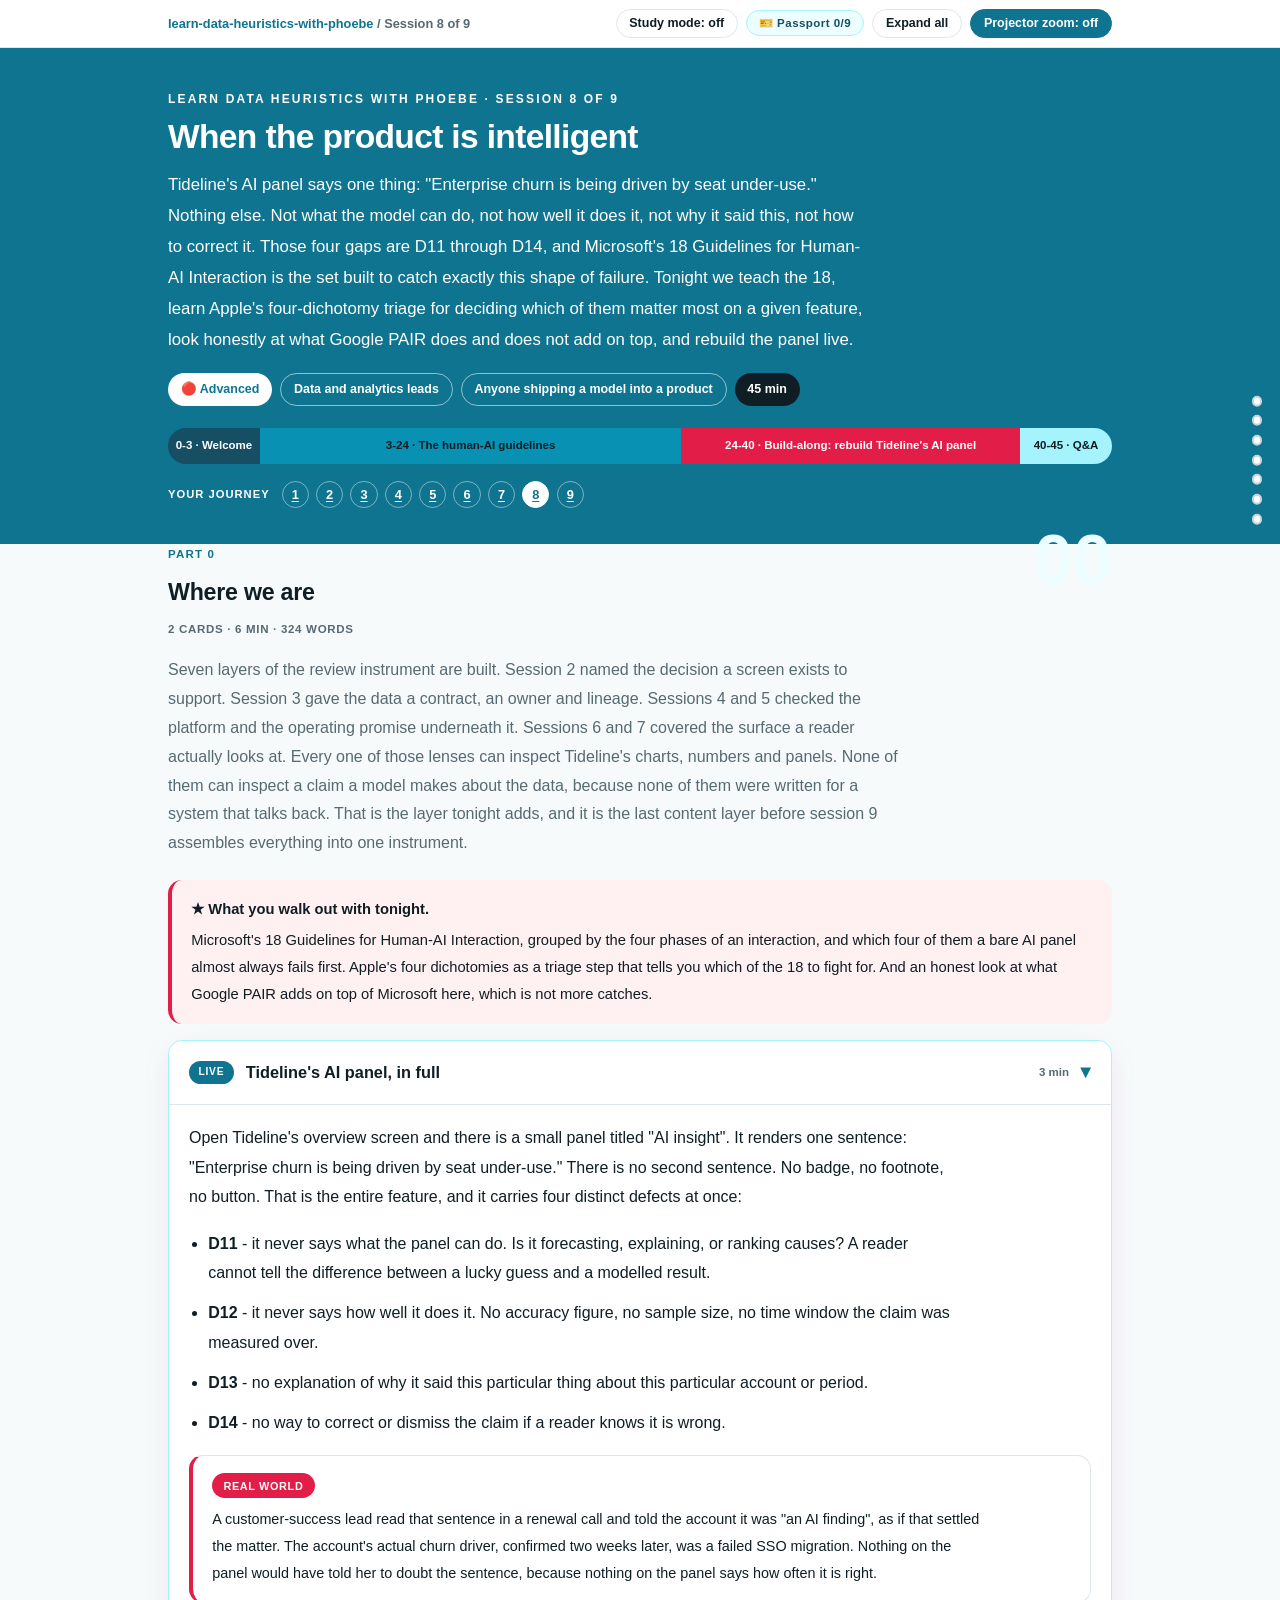
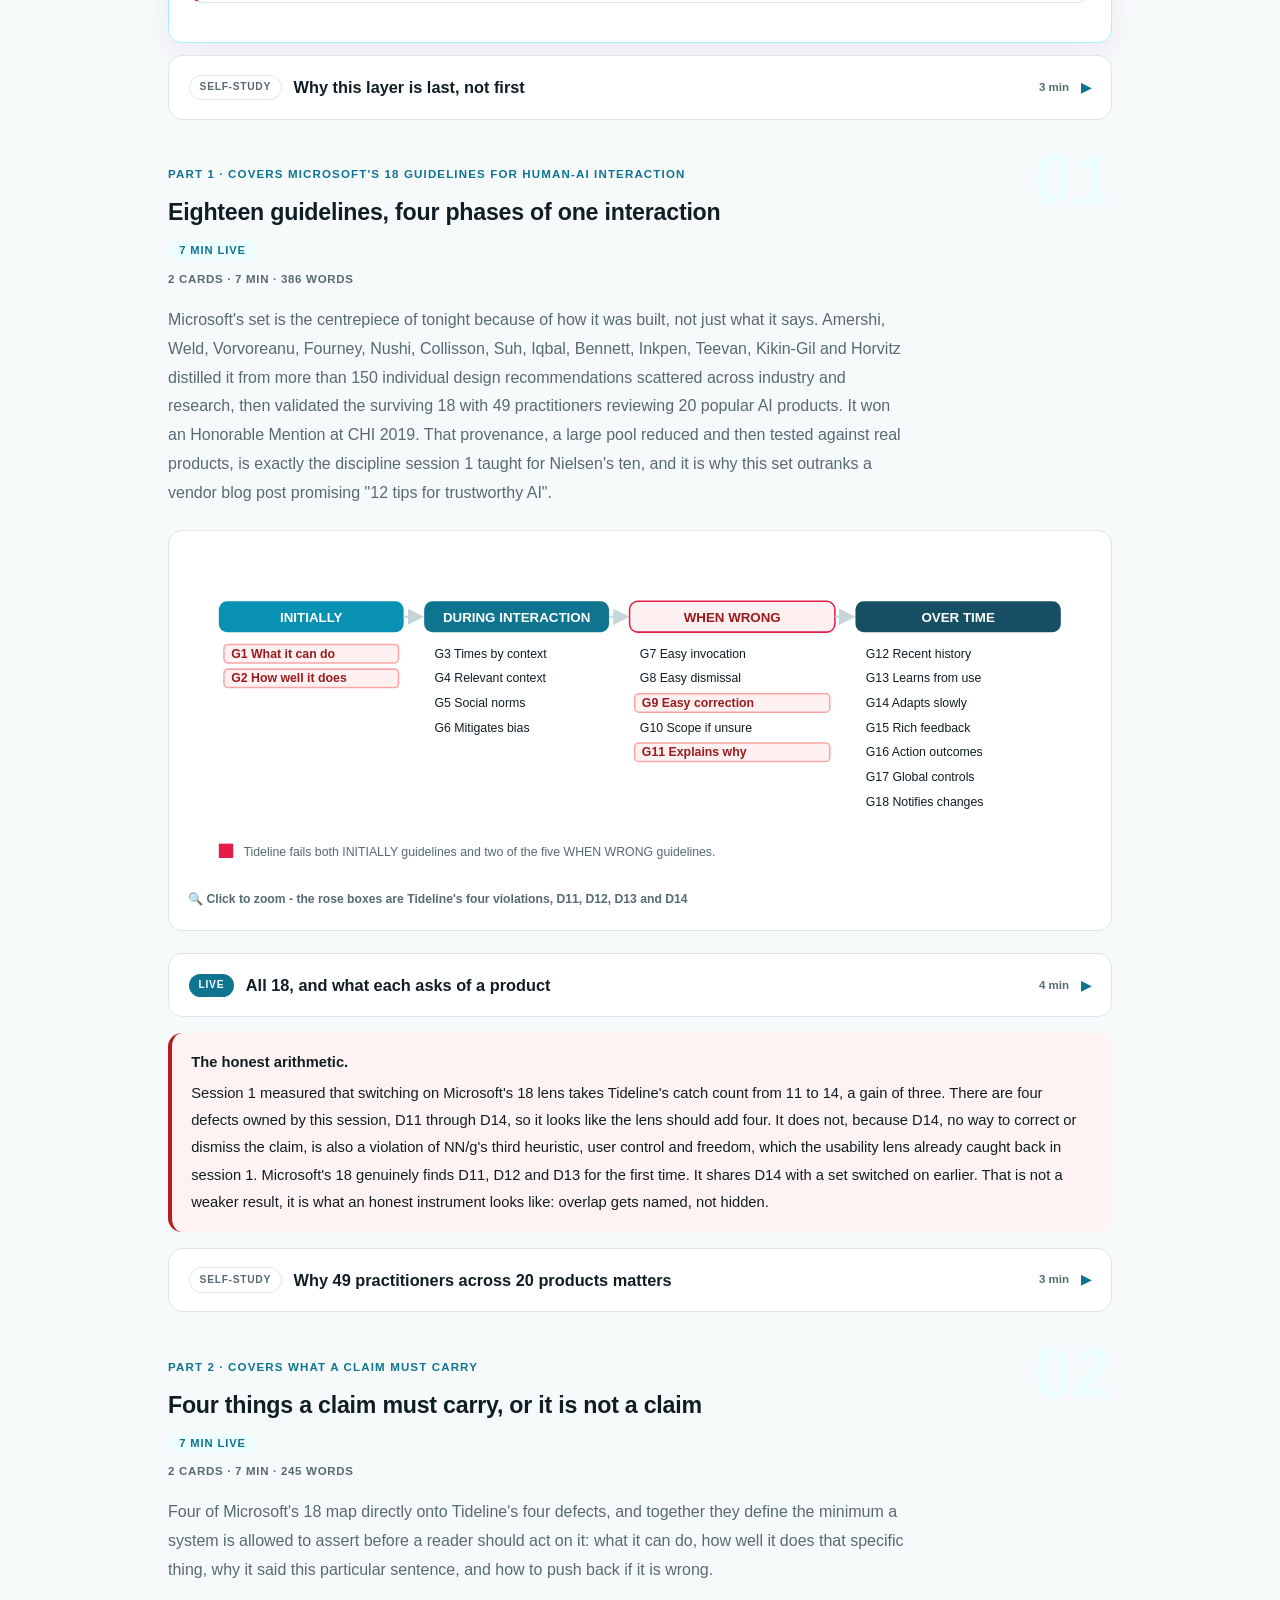
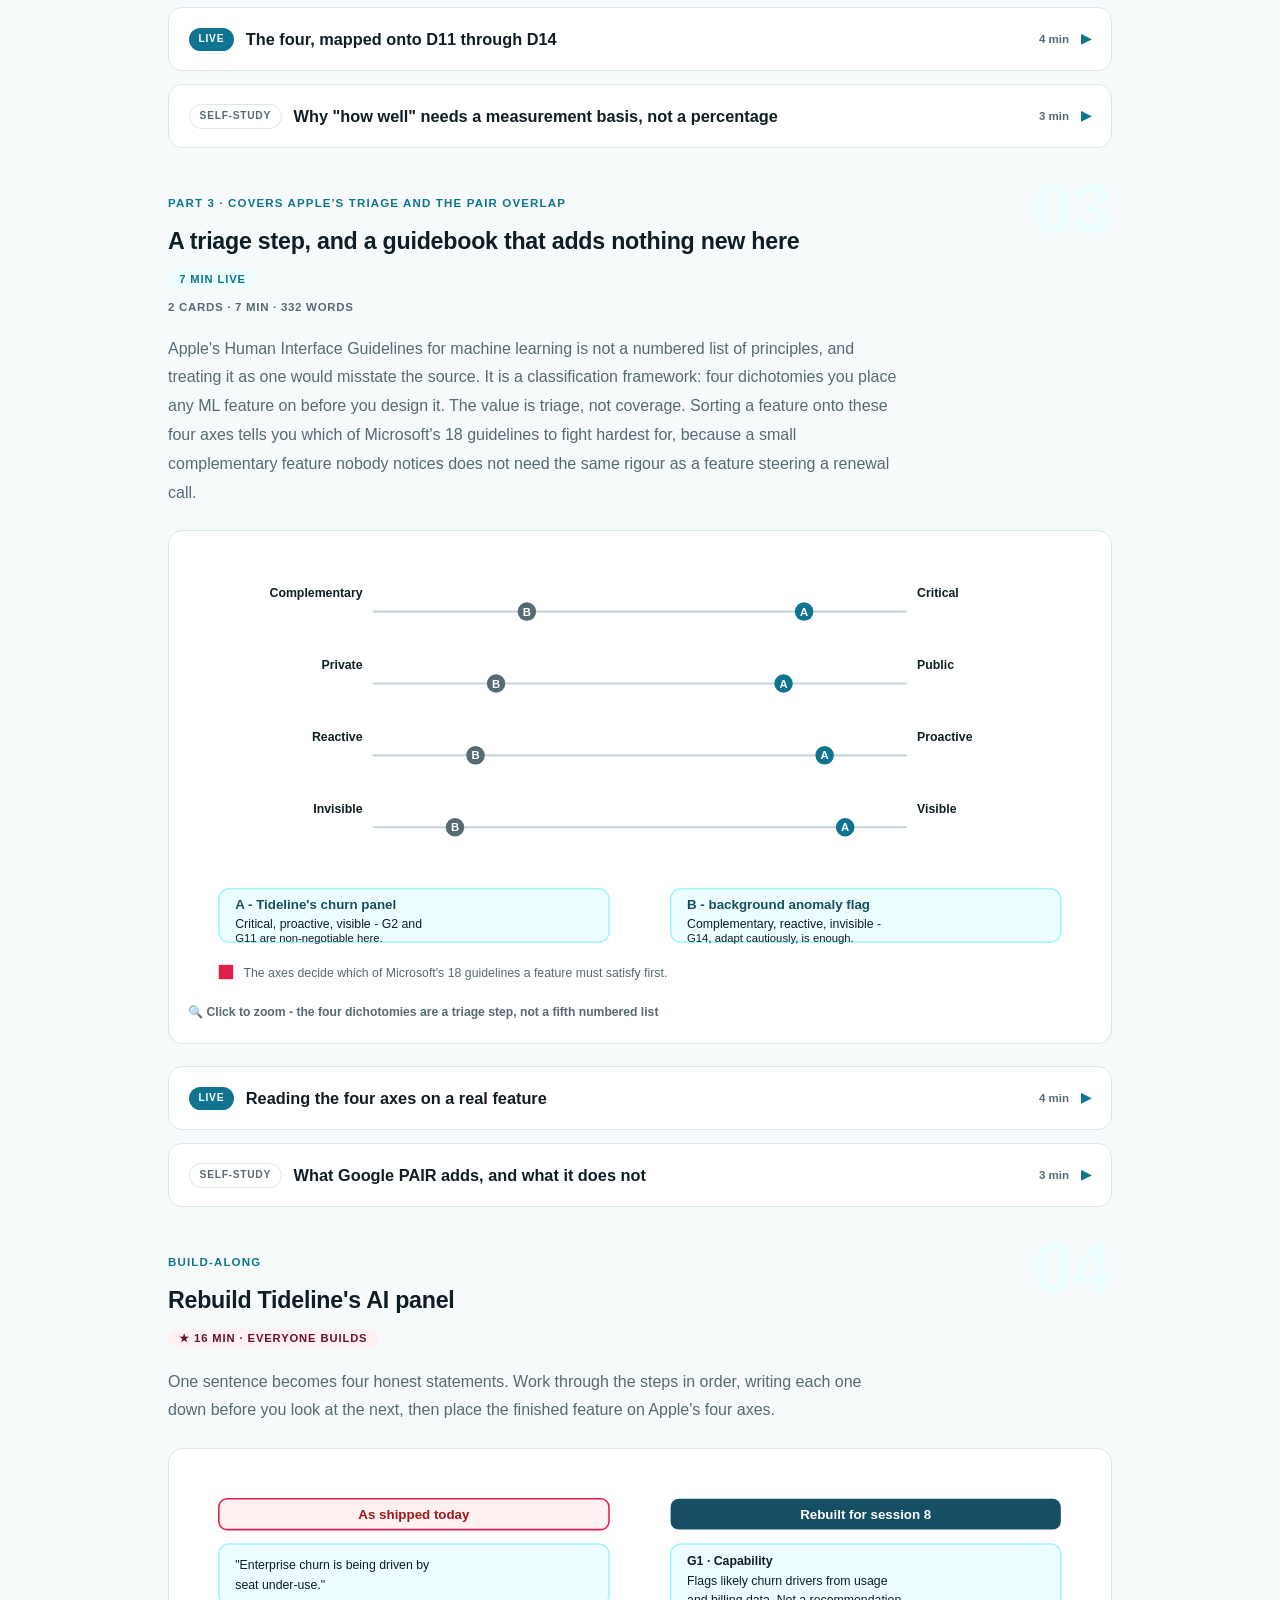
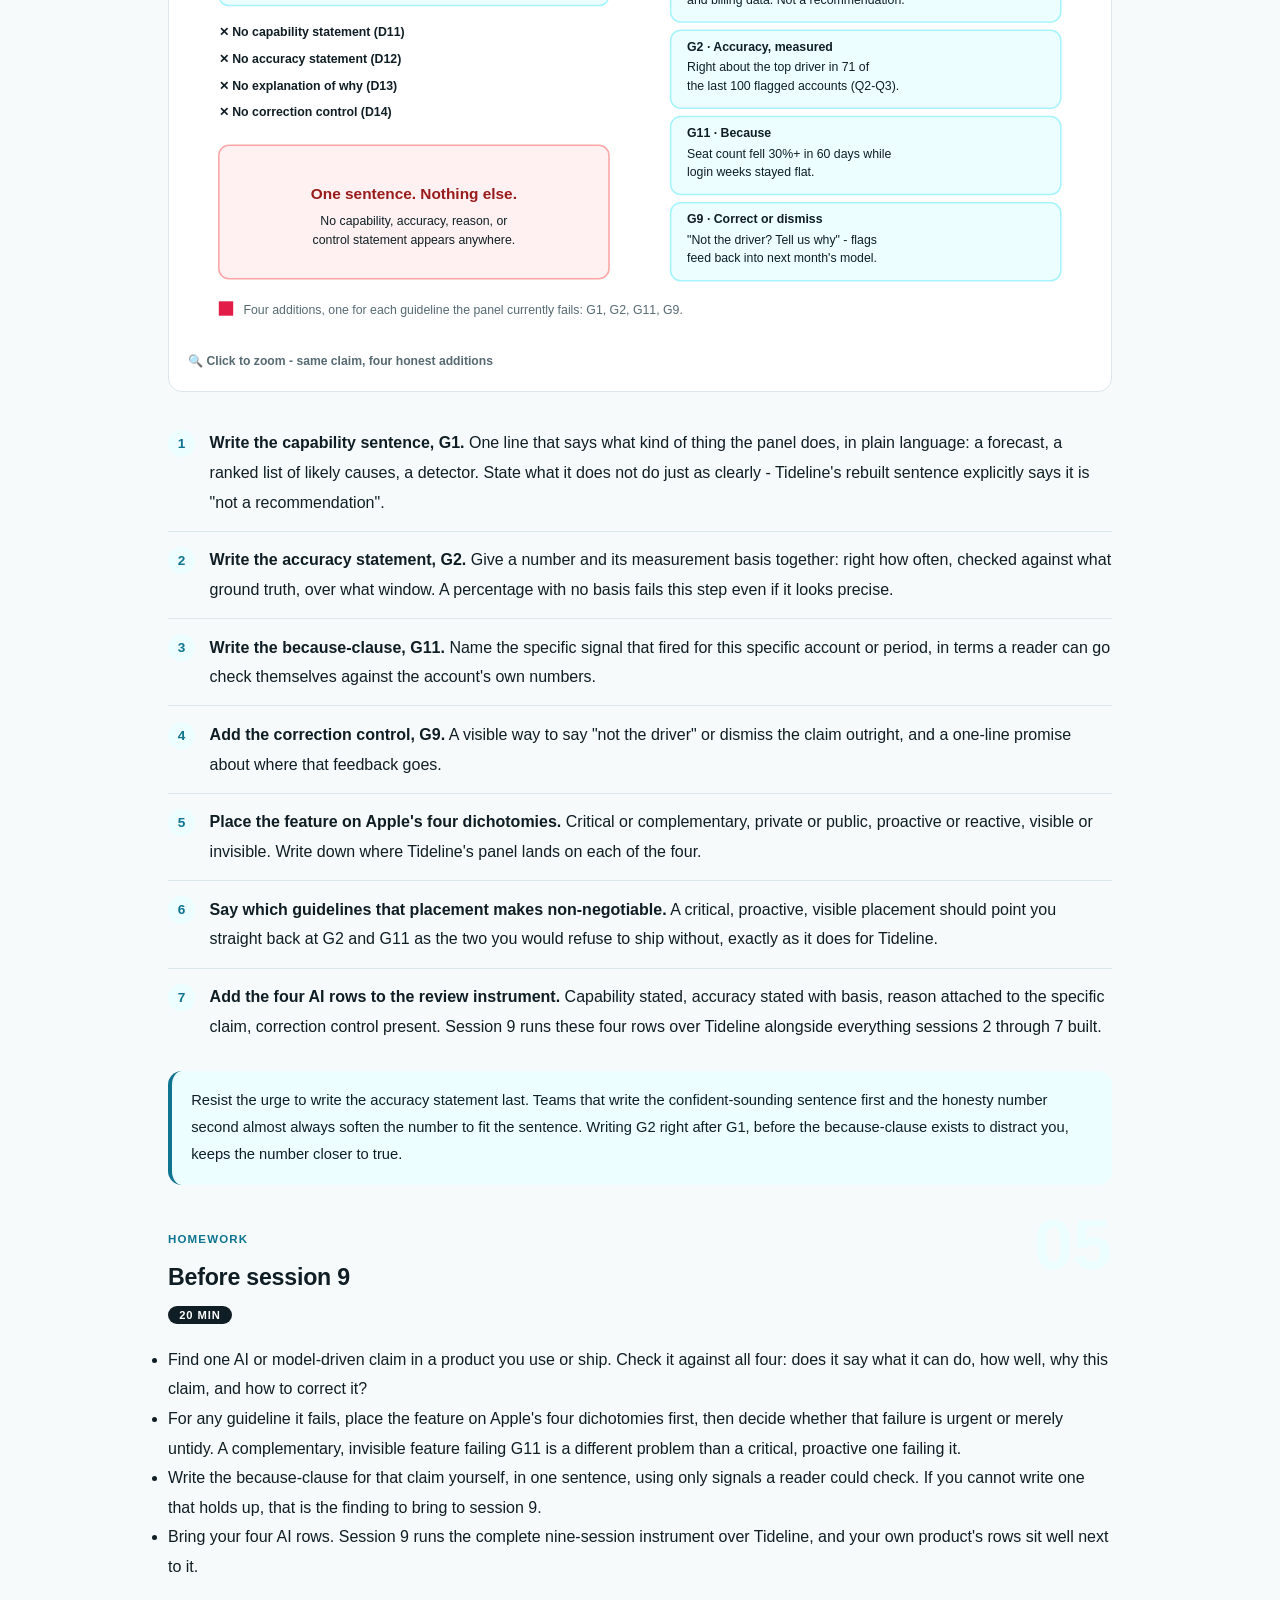
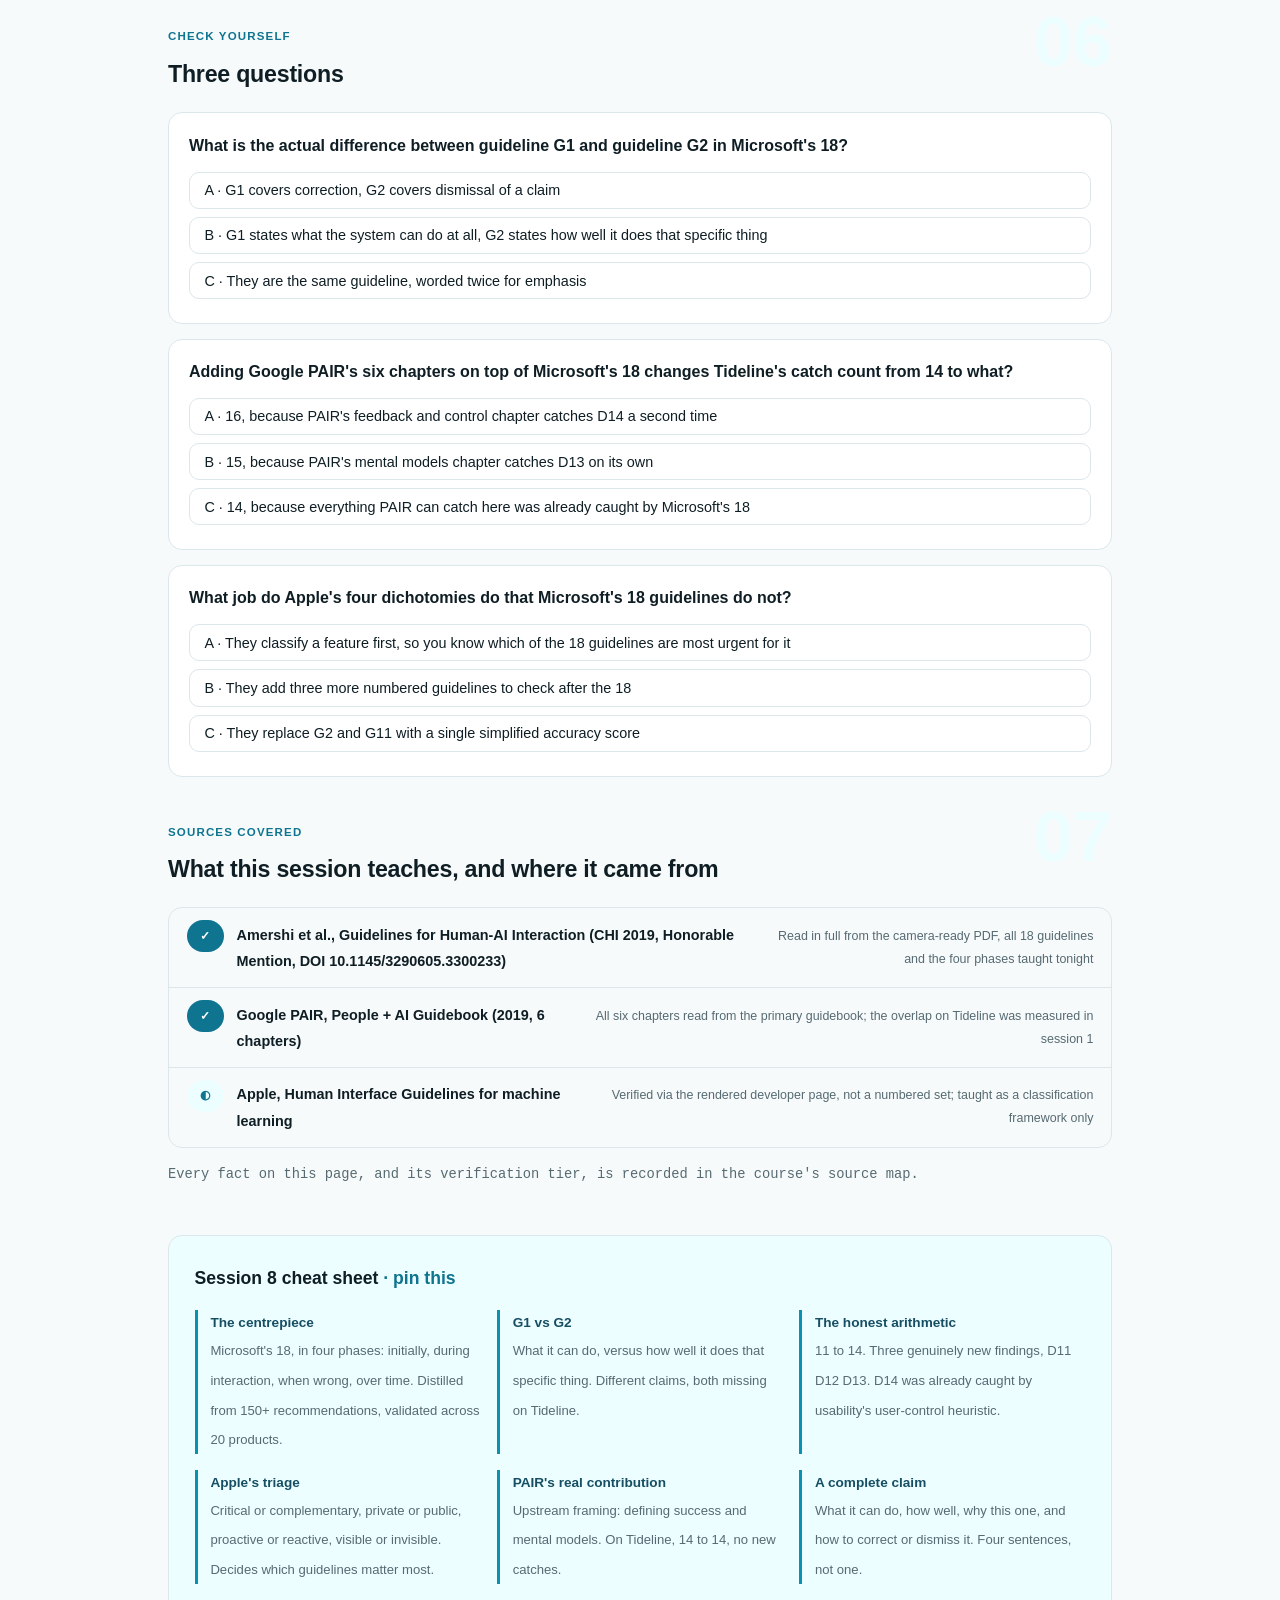
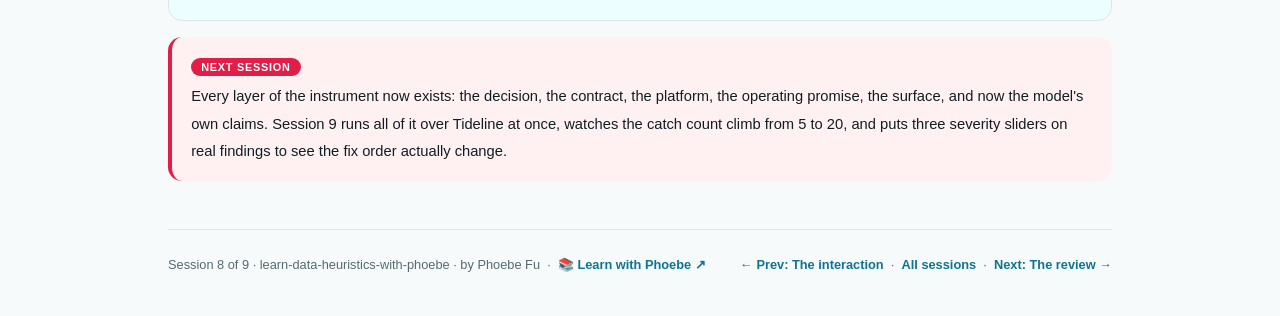
<file: courses/08-when-it-is-intelligent.html>
<!DOCTYPE html>
<html lang="en">
<head>
<meta charset="UTF-8">
<meta name="viewport" content="width=device-width, initial-scale=1.0">
<!-- social:start -->
<meta name="description" content="Session 8 of 9. Microsoft's 18 Guidelines for Human-AI Interaction, Apple's four dichotomies as triage, and why the Google PAIR overlap is honest arithmetic - plus the four things a claim must carry, rebuilt live on Tideline's one-sentence AI panel.">
<meta property="og:type" content="article">
<meta property="og:site_name" content="Learn with Phoebe">
<meta property="og:title" content="When the product is intelligent - learn data heuristics with phoebe">
<meta property="og:description" content="Session 8 of 9. Microsoft's 18 guidelines take the catch count from 11 to 14 on Tideline's AI panel - three new findings, one shared with a usability heuristic already on the books.">
<meta property="og:url" content="https://phoebefu6.github.io/learn-data-heuristics-with-phoebe/courses/08-when-it-is-intelligent.html">
<meta property="og:image" content="https://phoebefu6.github.io/learn-data-heuristics-with-phoebe/assets/og-cover.png">
<meta property="og:image:width" content="1200">
<meta property="og:image:height" content="630">
<meta name="twitter:card" content="summary_large_image">
<meta name="twitter:title" content="When the product is intelligent - learn data heuristics with phoebe">
<meta name="twitter:description" content="Session 8 of 9. Rebuilding Tideline's AI panel so it finally says what it can do, how well, why, and how to correct it.">
<meta name="twitter:image" content="https://phoebefu6.github.io/learn-data-heuristics-with-phoebe/assets/og-cover.png">
<!-- social:end -->
<title>Session 8 · When the product is intelligent - learn data heuristics with phoebe</title>
<link rel="stylesheet" href="../assets/style.css?v=26">
</head>
<body>

<div class="toolbar">
  <div class="wrap">
    <span class="crumb"><a href="../index.html">learn-data-heuristics-with-phoebe</a> / Session 8 of 9</span>
    <button class="btn" id="toggle-all" type="button">Expand all</button>
    <button class="btn primary" id="zoom-toggle" type="button">Projector zoom: off</button>
  </div>
</div>

<header class="masthead">
  <div class="wrap">
    <div class="eyebrow">Learn Data Heuristics with Phoebe · Session 8 of 9</div>
    <h1>When the product is <span class="accent">intelligent</span></h1>
    <p class="sub">Tideline's AI panel says one thing: "Enterprise churn is being driven by seat under-use." Nothing else. Not what the model can do, not how well it does it, not why it said this, not how to correct it. Those four gaps are D11 through D14, and Microsoft's 18 Guidelines for Human-AI Interaction is the set built to catch exactly this shape of failure. Tonight we teach the 18, learn Apple's four-dichotomy triage for deciding which of them matter most on a given feature, look honestly at what Google PAIR does and does not add on top, and rebuild the panel live.</p>
    <div class="chip-row">
      <span class="chip level">🔴 Advanced</span>
      <span class="chip audience">Data and analytics leads</span>
      <span class="chip audience">Anyone shipping a model into a product</span>
      <span class="chip time">45 min</span>
    </div>
    <div class="agenda">
      <span class="a1" style="flex:1">0-3 · Welcome</span>
      <span class="a2" style="flex:5">3-24 · The human-AI guidelines</span>
      <span class="a3" style="flex:4">24-40 · Build-along: rebuild Tideline's AI panel</span>
      <span class="a4" style="flex:1">40-45 · Q&amp;A</span>
    </div>
  </div>
</header>

<main class="wrap">

  <!-- ============ PART 0 ============ -->
  <section class="section" id="intro">
    <div class="section-kicker">
      <span class="klabel">Part 0</span>
      <h2>Where we are</h2>
    </div>
    <p class="lede">Seven layers of the review instrument are built. Session 2 named the decision a screen exists to support. Session 3 gave the data a contract, an owner and lineage. Sessions 4 and 5 checked the platform and the operating promise underneath it. Sessions 6 and 7 covered the surface a reader actually looks at. Every one of those lenses can inspect Tideline's charts, numbers and panels. None of them can inspect a claim a model makes about the data, because none of them were written for a system that talks back. That is the layer tonight adds, and it is the last content layer before session 9 assembles everything into one instrument.</p>

    <div class="callout win">
      <p><strong>★ What you walk out with tonight.</strong> Microsoft's 18 Guidelines for Human-AI Interaction, grouped by the four phases of an interaction, and which four of them a bare AI panel almost always fails first. Apple's four dichotomies as a triage step that tells you which of the 18 to fight for. And an honest look at what Google PAIR adds on top of Microsoft here, which is not more catches.</p>
    </div>

    <details class="card" open>
      <summary><span class="mode live">Live</span>Tideline's AI panel, in full<span class="mini">3 min</span><span class="caret">▶</span></summary>
      <div class="body">
        <p>Open Tideline's overview screen and there is a small panel titled "AI insight". It renders one sentence: "Enterprise churn is being driven by seat under-use." There is no second sentence. No badge, no footnote, no button. That is the entire feature, and it carries four distinct defects at once:</p>
        <ul>
          <li><strong>D11</strong> - it never says what the panel can do. Is it forecasting, explaining, or ranking causes? A reader cannot tell the difference between a lucky guess and a modelled result.</li>
          <li><strong>D12</strong> - it never says how well it does it. No accuracy figure, no sample size, no time window the claim was measured over.</li>
          <li><strong>D13</strong> - no explanation of why it said this particular thing about this particular account or period.</li>
          <li><strong>D14</strong> - no way to correct or dismiss the claim if a reader knows it is wrong.</li>
        </ul>
        <div class="callout example">
          <span class="ex-pill">Real world</span>
          <p>A customer-success lead read that sentence in a renewal call and told the account it was "an AI finding", as if that settled the matter. The account's actual churn driver, confirmed two weeks later, was a failed SSO migration. Nothing on the panel would have told her to doubt the sentence, because nothing on the panel says how often it is right.</p>
        </div>
      </div>
    </details>

    <details class="card">
      <summary><span class="mode self">Self-study</span>Why this layer is last, not first<span class="mini">3 min</span><span class="caret">▶</span></summary>
      <div class="body">
        <p>The human-AI guidelines look, at first glance, like they belong next to session 6 and 7's interaction and surface lenses - they are also about what a reader sees on screen. The reason they get their own session is that a claim is a different kind of object than a chart. A truncated axis misleads about a number that already exists. An unqualified AI sentence misleads about a number the system is asserting on its own authority, with no ground truth the reader can check by eye. That difference is why a dedicated set of guidelines exists for it at all, and why session 9's instrument treats these four checks as their own row rather than folding them into the interaction lens.</p>
      </div>
    </details>
  </section>

  <!-- ============ PART 1 ============ -->
  <section class="section" id="part-1">
    <div class="section-kicker">
      <span class="klabel">Part 1 · covers Microsoft's 18 Guidelines for Human-AI Interaction</span>
      <h2>Eighteen guidelines, four phases of one interaction</h2>
      <span class="tag concept">7 min live</span>
    </div>
    <p class="lede">Microsoft's set is the centrepiece of tonight because of how it was built, not just what it says. Amershi, Weld, Vorvoreanu, Fourney, Nushi, Collisson, Suh, Iqbal, Bennett, Inkpen, Teevan, Kikin-Gil and Horvitz distilled it from more than 150 individual design recommendations scattered across industry and research, then validated the surviving 18 with 49 practitioners reviewing 20 popular AI products. It won an Honorable Mention at CHI 2019. That provenance, a large pool reduced and then tested against real products, is exactly the discipline session 1 taught for Nielsen's ten, and it is why this set outranks a vendor blog post promising "12 tips for trustworthy AI".</p>

    <figure class="zoomable">
      <svg viewBox="0 0 880 320" xmlns="http://www.w3.org/2000/svg" role="img" aria-label="The 18 human-AI guidelines arranged across the four phases of an interaction: initially, during interaction, when wrong, and over time, with Tideline's four violations highlighted">
        <style>
          .s8aHW { font: 800 13px Inter, sans-serif; fill: #fff; }
          .s8aHR { font: 800 13px Inter, sans-serif; fill: #991B1B; }
          .s8aB { font: 400 12px Inter, sans-serif; fill: #0F1E24; }
          .s8aV { font: 700 12px Inter, sans-serif; fill: #991B1B; }
          .s8aN { font: 400 12px Inter, sans-serif; fill: #566A72; }
        </style>
        <defs>
          <marker id="s8Ar" markerWidth="8" markerHeight="8" refX="7" refY="4" orient="auto"><path d="M0,0 L8,4 L0,8 z" fill="#C6D5DA"/></marker>
        </defs>

        <rect x="30" y="50" width="180" height="30" rx="8" fill="#0891B2"/>
        <text class="s8aHW" x="120" y="70" text-anchor="middle">INITIALLY</text>
        <line x1="210" y1="65" x2="228" y2="65" stroke="#C6D5DA" stroke-width="2" marker-end="url(#s8Ar)"/>

        <rect x="230" y="50" width="180" height="30" rx="8" fill="#0E7490"/>
        <text class="s8aHW" x="320" y="70" text-anchor="middle">DURING INTERACTION</text>
        <line x1="410" y1="65" x2="428" y2="65" stroke="#C6D5DA" stroke-width="2" marker-end="url(#s8Ar)"/>

        <rect x="430" y="50" width="200" height="30" rx="8" fill="#FFF1F2" stroke="#E11D48" stroke-width="1.5"/>
        <text class="s8aHR" x="530" y="70" text-anchor="middle">WHEN WRONG</text>
        <line x1="630" y1="65" x2="648" y2="65" stroke="#C6D5DA" stroke-width="2" marker-end="url(#s8Ar)"/>

        <rect x="650" y="50" width="200" height="30" rx="8" fill="#164E63"/>
        <text class="s8aHW" x="750" y="70" text-anchor="middle">OVER TIME</text>

        <rect x="35" y="92" width="170" height="18" rx="4" fill="#FFF1F2" stroke="#FCA5A5" stroke-width="1.5"/>
        <text class="s8aV" x="42" y="105">G1 What it can do</text>
        <rect x="35" y="116" width="170" height="18" rx="4" fill="#FFF1F2" stroke="#FCA5A5" stroke-width="1.5"/>
        <text class="s8aV" x="42" y="129">G2 How well it does</text>

        <text class="s8aB" x="240" y="105">G3 Times by context</text>
        <text class="s8aB" x="240" y="129">G4 Relevant context</text>
        <text class="s8aB" x="240" y="153">G5 Social norms</text>
        <text class="s8aB" x="240" y="177">G6 Mitigates bias</text>

        <text class="s8aB" x="440" y="105">G7 Easy invocation</text>
        <text class="s8aB" x="440" y="129">G8 Easy dismissal</text>
        <rect x="435" y="140" width="190" height="18" rx="4" fill="#FFF1F2" stroke="#FCA5A5" stroke-width="1.5"/>
        <text class="s8aV" x="442" y="153">G9 Easy correction</text>
        <text class="s8aB" x="440" y="177">G10 Scope if unsure</text>
        <rect x="435" y="188" width="190" height="18" rx="4" fill="#FFF1F2" stroke="#FCA5A5" stroke-width="1.5"/>
        <text class="s8aV" x="442" y="201">G11 Explains why</text>

        <text class="s8aB" x="660" y="105">G12 Recent history</text>
        <text class="s8aB" x="660" y="129">G13 Learns from use</text>
        <text class="s8aB" x="660" y="153">G14 Adapts slowly</text>
        <text class="s8aB" x="660" y="177">G15 Rich feedback</text>
        <text class="s8aB" x="660" y="201">G16 Action outcomes</text>
        <text class="s8aB" x="660" y="225">G17 Global controls</text>
        <text class="s8aB" x="660" y="249">G18 Notifies changes</text>

        <rect x="30" y="286" width="14" height="14" fill="#E11D48"/>
        <text class="s8aN" x="54" y="298">Tideline fails both INITIALLY guidelines and two of the five WHEN WRONG guidelines.</text>
      </svg>
      <figcaption>🔍 Click to zoom - the rose boxes are Tideline's four violations, D11, D12, D13 and D14</figcaption>
    </figure>

    <details class="card">
      <summary><span class="mode live">Live</span>All 18, and what each asks of a product<span class="mini">4 min</span><span class="caret">▶</span></summary>
      <div class="body">
        <table class="clean">
          <thead><tr><th>#</th><th>Guideline</th><th>What it asks</th><th>On Tideline's panel</th></tr></thead>
          <tbody>
            <tr><td colspan="4"><strong>Initially</strong></td></tr>
            <tr><td>G1</td><td>Make clear what the system can do</td><td>Can a reader tell what kind of claim this is before trusting it?</td><td class="status">Violated - D11</td></tr>
            <tr><td>G2</td><td>Make clear how well the system can do what it can do</td><td>Is there an accuracy figure attached to the capability?</td><td class="status">Violated - D12</td></tr>
            <tr><td colspan="4"><strong>During interaction</strong></td></tr>
            <tr><td>G3</td><td>Time services based on context</td><td>Does the panel wait for a sensible moment to surface a claim?</td><td>-</td></tr>
            <tr><td>G4</td><td>Show contextually relevant information</td><td>Is the claim scoped to the account or segment being viewed?</td><td>-</td></tr>
            <tr><td>G5</td><td>Match relevant social norms</td><td>Does the tone fit a business claim, not a chatbot aside?</td><td>-</td></tr>
            <tr><td>G6</td><td>Mitigate social biases</td><td>Could the claim disproportionately blame one group of accounts?</td><td>-</td></tr>
            <tr><td colspan="4"><strong>When wrong</strong></td></tr>
            <tr><td>G7</td><td>Support efficient invocation</td><td>Can a reader ask for the claim on demand rather than wait for it?</td><td>-</td></tr>
            <tr><td>G8</td><td>Support efficient dismissal</td><td>Can a reader make the claim go away without leaving the page?</td><td>-</td></tr>
            <tr><td>G9</td><td>Support efficient correction</td><td>Can a reader tell the system this claim was wrong?</td><td class="status">Violated - D14</td></tr>
            <tr><td>G10</td><td>Scope services when in doubt</td><td>Does confidence drop the claim to a softer hedge, or stay silent?</td><td>-</td></tr>
            <tr><td>G11</td><td>Make clear why the system did what it did</td><td>Is there a because-clause tied to this specific claim?</td><td class="status">Violated - D13</td></tr>
            <tr><td colspan="4"><strong>Over time</strong></td></tr>
            <tr><td>G12</td><td>Remember recent interactions</td><td>Does a dismissed claim stay dismissed on the next visit?</td><td>-</td></tr>
            <tr><td>G13</td><td>Learn from user behavior</td><td>Do corrections change what the panel says next month?</td><td>-</td></tr>
            <tr><td>G14</td><td>Update and adapt cautiously</td><td>Does the model change its claims gradually, not overnight?</td><td>-</td></tr>
            <tr><td>G15</td><td>Encourage granular feedback</td><td>Can a reader say which part of the claim was wrong, not just "no"?</td><td>-</td></tr>
            <tr><td>G16</td><td>Convey the consequences of user actions</td><td>Does dismissing a claim say what happens to it next?</td><td>-</td></tr>
            <tr><td>G17</td><td>Provide global controls</td><td>Can a reader turn the AI panel off across the whole product?</td><td>-</td></tr>
            <tr><td>G18</td><td>Notify users about changes</td><td>Does the panel say when its underlying model changed?</td><td>-</td></tr>
          </tbody>
        </table>
      </div>
    </details>

    <div class="callout warn">
      <p><strong>The honest arithmetic.</strong> Session 1 measured that switching on Microsoft's 18 lens takes Tideline's catch count from 11 to 14, a gain of three. There are four defects owned by this session, D11 through D14, so it looks like the lens should add four. It does not, because D14, no way to correct or dismiss the claim, is also a violation of NN/g's third heuristic, user control and freedom, which the usability lens already caught back in session 1. Microsoft's 18 genuinely finds D11, D12 and D13 for the first time. It shares D14 with a set switched on earlier. That is not a weaker result, it is what an honest instrument looks like: overlap gets named, not hidden.</p>
    </div>

    <details class="card">
      <summary><span class="mode self">Self-study</span>Why 49 practitioners across 20 products matters<span class="mini">3 min</span><span class="caret">▶</span></summary>
      <div class="body">
        <p>Plenty of "principles for trustworthy AI" documents exist that are one person's opinion formatted as a numbered list. Microsoft's process was closer to Nielsen's: gather a large pool of candidate recommendations, more than 150 of them pulled from research papers, internal design reviews and public guidelines, then reduce to the set that a panel of practitioners could actually apply, and check that the reduction still held up against real shipped products rather than hypothetical ones. Twenty products is a small number of validations by industry standards, but it is twenty more than most competing lists ever ran, and the paper says exactly which twenty.</p>
      </div>
    </details>
  </section>

  <!-- ============ PART 2 ============ -->
  <section class="section" id="part-2">
    <div class="section-kicker">
      <span class="klabel">Part 2 · covers what a claim must carry</span>
      <h2>Four things a claim must carry, or it is not a claim</h2>
      <span class="tag concept">7 min live</span>
    </div>
    <p class="lede">Four of Microsoft's 18 map directly onto Tideline's four defects, and together they define the minimum a system is allowed to assert before a reader should act on it: what it can do, how well it does that specific thing, why it said this particular sentence, and how to push back if it is wrong.</p>

    <details class="card">
      <summary><span class="mode live">Live</span>The four, mapped onto D11 through D14<span class="mini">4 min</span><span class="caret">▶</span></summary>
      <div class="body">
        <table class="clean">
          <thead><tr><th>Guideline</th><th>The question it answers</th><th>Missing on Tideline as</th></tr></thead>
          <tbody>
            <tr><td>G1 - capability</td><td>What kind of thing is this: a forecast, an explanation, a ranking?</td><td>D11</td></tr>
            <tr><td>G2 - accuracy</td><td>How often is this right, measured against what, over what period?</td><td>D12</td></tr>
            <tr><td>G11 - reason</td><td>Why this account, why this period, why this specific driver?</td><td>D13</td></tr>
            <tr><td>G9 - correction</td><td>How does a reader who knows better tell the system so?</td><td>D14</td></tr>
          </tbody>
        </table>
        <p>Notice the order. Capability and accuracy come before the claim is even trusted. The reason comes with the claim itself. Correction comes after, when the claim turns out to be wrong. A panel that only ever adds one of the four, usually the reason, still leaves a reader unable to judge whether to believe it in the first place.</p>
      </div>
    </details>

    <details class="card">
      <summary><span class="mode self">Self-study</span>Why "how well" needs a measurement basis, not a percentage<span class="mini">3 min</span><span class="caret">▶</span></summary>
      <div class="body">
        <p>A bare "94% accurate" is nearly as unhelpful as no number at all, because it does not say accurate at what, against what ground truth, or over what window. G2 is satisfied by a sentence like "right about the top driver in 71 of the last 100 flagged accounts, checked against confirmed cancellation reasons over the last two quarters", because that sentence tells a reader exactly how much weight the claim can bear and exactly what would make it stale. The same discipline applies to G11's because-clause: "seat count fell more than 30 percent in 60 days while login weeks stayed flat" is a reason a reader can check against the account. "Our model flagged this" is not a reason, it is a restatement of the claim.</p>
      </div>
    </details>
  </section>

  <!-- ============ PART 3 ============ -->
  <section class="section" id="part-3">
    <div class="section-kicker">
      <span class="klabel">Part 3 · covers Apple's triage and the PAIR overlap</span>
      <h2>A triage step, and a guidebook that adds nothing new here</h2>
      <span class="tag concept">7 min live</span>
    </div>
    <p class="lede">Apple's Human Interface Guidelines for machine learning is not a numbered list of principles, and treating it as one would misstate the source. It is a classification framework: four dichotomies you place any ML feature on before you design it. The value is triage, not coverage. Sorting a feature onto these four axes tells you which of Microsoft's 18 guidelines to fight hardest for, because a small complementary feature nobody notices does not need the same rigour as a feature steering a renewal call.</p>

    <figure class="zoomable">
      <svg viewBox="0 0 880 430" xmlns="http://www.w3.org/2000/svg" role="img" aria-label="Apple's four dichotomies drawn as four axes, with Tideline's churn panel placed toward critical, proactive and visible, and a background anomaly flag placed toward the opposite ends">
        <style>
          .s8cAx { font: 700 12px Inter, sans-serif; fill: #0F1E24; }
          .s8cL { font: 400 12px Inter, sans-serif; fill: #566A72; }
          .s8cA { font: 800 11px Inter, sans-serif; fill: #fff; }
          .s8cH { font: 700 13px Inter, sans-serif; fill: #164E63; }
          .s8cB { font: 400 12px Inter, sans-serif; fill: #0F1E24; }
          .s8cN { font: 400 12px Inter, sans-serif; fill: #566A72; }
        </style>

        <text class="s8cAx" x="170" y="46" text-anchor="end">Complementary</text>
        <line x1="180" y1="60" x2="700" y2="60" stroke="#C6D5DA" stroke-width="2"/>
        <text class="s8cAx" x="710" y="46">Critical</text>
        <circle cx="330" cy="60" r="9" fill="#566A72"/>
        <text class="s8cA" x="330" y="64" text-anchor="middle">B</text>
        <circle cx="600" cy="60" r="9" fill="#0E7490"/>
        <text class="s8cA" x="600" y="64" text-anchor="middle">A</text>

        <text class="s8cAx" x="170" y="116" text-anchor="end">Private</text>
        <line x1="180" y1="130" x2="700" y2="130" stroke="#C6D5DA" stroke-width="2"/>
        <text class="s8cAx" x="710" y="116">Public</text>
        <circle cx="300" cy="130" r="9" fill="#566A72"/>
        <text class="s8cA" x="300" y="134" text-anchor="middle">B</text>
        <circle cx="580" cy="130" r="9" fill="#0E7490"/>
        <text class="s8cA" x="580" y="134" text-anchor="middle">A</text>

        <text class="s8cAx" x="170" y="186" text-anchor="end">Reactive</text>
        <line x1="180" y1="200" x2="700" y2="200" stroke="#C6D5DA" stroke-width="2"/>
        <text class="s8cAx" x="710" y="186">Proactive</text>
        <circle cx="280" cy="200" r="9" fill="#566A72"/>
        <text class="s8cA" x="280" y="204" text-anchor="middle">B</text>
        <circle cx="620" cy="200" r="9" fill="#0E7490"/>
        <text class="s8cA" x="620" y="204" text-anchor="middle">A</text>

        <text class="s8cAx" x="170" y="256" text-anchor="end">Invisible</text>
        <line x1="180" y1="270" x2="700" y2="270" stroke="#C6D5DA" stroke-width="2"/>
        <text class="s8cAx" x="710" y="256">Visible</text>
        <circle cx="260" cy="270" r="9" fill="#566A72"/>
        <text class="s8cA" x="260" y="274" text-anchor="middle">B</text>
        <circle cx="640" cy="270" r="9" fill="#0E7490"/>
        <text class="s8cA" x="640" y="274" text-anchor="middle">A</text>

        <rect x="30" y="330" width="380" height="52" rx="10" fill="#ECFEFF" stroke="#A5F3FC" stroke-width="1.5"/>
        <text class="s8cH" x="46" y="350">A - Tideline's churn panel</text>
        <text class="s8cB" x="46" y="368">Critical, proactive, visible - G2 and</text>
        <text class="s8cB" x="46" y="382" style="font-size:11px">G11 are non-negotiable here.</text>

        <rect x="470" y="330" width="380" height="52" rx="10" fill="#ECFEFF" stroke="#A5F3FC" stroke-width="1.5"/>
        <text class="s8cH" x="486" y="350">B - background anomaly flag</text>
        <text class="s8cB" x="486" y="368">Complementary, reactive, invisible -</text>
        <text class="s8cB" x="486" y="382" style="font-size:11px">G14, adapt cautiously, is enough.</text>

        <rect x="30" y="404" width="14" height="14" fill="#E11D48"/>
        <text class="s8cN" x="54" y="416">The axes decide which of Microsoft's 18 guidelines a feature must satisfy first.</text>
      </svg>
      <figcaption>🔍 Click to zoom - the four dichotomies are a triage step, not a fifth numbered list</figcaption>
    </figure>

    <details class="card">
      <summary><span class="mode live">Live</span>Reading the four axes on a real feature<span class="mini">4 min</span><span class="caret">▶</span></summary>
      <div class="body">
        <p>Tideline's churn panel lands toward critical, proactive and visible: it is shown without being asked for, it can change what a renewal conversation looks like, and it sits in the middle of the main screen. That placement is what makes G2 and G11 non-negotiable rather than nice to have, because a wrong, unexplained claim on a critical proactive feature costs more than the same claim tucked into a settings page. A quieter feature, a background job that silently flags anomalous usage spikes for the data team, lands toward complementary, reactive and invisible. It only has to satisfy G14, adapt cautiously, because almost nobody sees it act.</p>
        <div class="callout example">
          <span class="ex-pill">Real world</span>
          <p>A team once spent a design sprint adding a full explanation panel, a confidence score and a feedback form to an invisible background deduplication job nobody had ever complained about, while the customer-facing churn panel next door still had none of the three. The dichotomies exist so that effort like that goes where the placement actually demands it.</p>
        </div>
      </div>
    </details>

    <details class="card">
      <summary><span class="mode self">Self-study</span>What Google PAIR adds, and what it does not<span class="mini">3 min</span><span class="caret">▶</span></summary>
      <div class="body">
        <p>Google PAIR's People + AI Guidebook is six chapters: user needs and defining success, data collection and evaluation, mental models, explainability and trust, feedback and control, errors and graceful failure. It is a real, primary-verified, well-regarded guide. Measured on Tideline, it adds precisely nothing on top of Microsoft's 18: the catch count stays at 14. Everything PAIR's chapters can flag here, mostly explainability and feedback concerns, was already flagged by Microsoft's guidelines.</p>
        <p>That is not PAIR being weak, any more than IBCS was weak in session 1. Two well-built sets aimed at the same layer will overlap, and PAIR's real contribution is upstream of any single guideline: its "user needs and defining success" and "mental models" chapters are about deciding what to build before you get to guideline-level detail like G1 through G18. On a product that already has an AI feature shipped, that upstream work has already happened, which is exactly why the overlap shows up as zero new catches rather than PAIR being irrelevant.</p>
      </div>
    </details>
  </section>

  <!-- ============ BUILD-ALONG ============ -->
  <section class="section" id="demo-8">
    <div class="section-kicker">
      <span class="klabel">Build-along</span>
      <h2>Rebuild Tideline's AI panel</h2>
      <span class="tag demo">★ 16 min · everyone builds</span>
    </div>
    <p class="lede">One sentence becomes four honest statements. Work through the steps in order, writing each one down before you look at the next, then place the finished feature on Apple's four axes.</p>

    <figure class="zoomable">
      <svg viewBox="0 0 880 460" xmlns="http://www.w3.org/2000/svg" role="img" aria-label="Tideline's AI panel as shipped, a single unexplained sentence, next to the rebuilt version with four labelled additions: capability, accuracy, reason and correction control">
        <style>
          .s8bHR { font: 800 13px Inter, sans-serif; fill: #991B1B; }
          .s8bHW { font: 800 13px Inter, sans-serif; fill: #fff; }
          .s8bB { font: 400 12px Inter, sans-serif; fill: #0F1E24; }
          .s8bK { font: 700 12px Inter, sans-serif; fill: #0F1E24; }
          .s8bBig { font: 700 15px Inter, sans-serif; fill: #991B1B; }
          .s8bN { font: 400 12px Inter, sans-serif; fill: #566A72; }
        </style>

        <rect x="30" y="30" width="380" height="30" rx="8" fill="#FFF1F2" stroke="#E11D48" stroke-width="1.5"/>
        <text class="s8bHR" x="220" y="50" text-anchor="middle">As shipped today</text>

        <rect x="30" y="74" width="380" height="60" rx="10" fill="#ECFEFF" stroke="#A5F3FC" stroke-width="1.5"/>
        <text class="s8bB" x="46" y="98">"Enterprise churn is being driven by</text>
        <text class="s8bB" x="46" y="118">seat under-use."</text>

        <text class="s8bK" x="30" y="164">✕ No capability statement (D11)</text>
        <text class="s8bK" x="30" y="190">✕ No accuracy statement (D12)</text>
        <text class="s8bK" x="30" y="216">✕ No explanation of why (D13)</text>
        <text class="s8bK" x="30" y="242">✕ No correction control (D14)</text>

        <rect x="30" y="270" width="380" height="130" rx="10" fill="#FFF1F2" stroke="#FCA5A5" stroke-width="1.5"/>
        <text class="s8bBig" x="220" y="322" text-anchor="middle">One sentence. Nothing else.</text>
        <text class="s8bB" x="220" y="348" text-anchor="middle">No capability, accuracy, reason, or</text>
        <text class="s8bB" x="220" y="366" text-anchor="middle">control statement appears anywhere.</text>

        <rect x="470" y="30" width="380" height="30" rx="8" fill="#164E63"/>
        <text class="s8bHW" x="660" y="50" text-anchor="middle">Rebuilt for session 8</text>

        <rect x="470" y="74" width="380" height="76" rx="10" fill="#ECFEFF" stroke="#A5F3FC" stroke-width="1.5"/>
        <text class="s8bK" x="486" y="94">G1 · Capability</text>
        <text class="s8bB" x="486" y="114">Flags likely churn drivers from usage</text>
        <text class="s8bB" x="486" y="132">and billing data. Not a recommendation.</text>

        <rect x="470" y="158" width="380" height="76" rx="10" fill="#ECFEFF" stroke="#A5F3FC" stroke-width="1.5"/>
        <text class="s8bK" x="486" y="178">G2 · Accuracy, measured</text>
        <text class="s8bB" x="486" y="198">Right about the top driver in 71 of</text>
        <text class="s8bB" x="486" y="216">the last 100 flagged accounts (Q2-Q3).</text>

        <rect x="470" y="242" width="380" height="76" rx="10" fill="#ECFEFF" stroke="#A5F3FC" stroke-width="1.5"/>
        <text class="s8bK" x="486" y="262">G11 · Because</text>
        <text class="s8bB" x="486" y="282">Seat count fell 30%+ in 60 days while</text>
        <text class="s8bB" x="486" y="300">login weeks stayed flat.</text>

        <rect x="470" y="326" width="380" height="76" rx="10" fill="#ECFEFF" stroke="#A5F3FC" stroke-width="1.5"/>
        <text class="s8bK" x="486" y="346">G9 · Correct or dismiss</text>
        <text class="s8bB" x="486" y="366">"Not the driver? Tell us why" - flags</text>
        <text class="s8bB" x="486" y="384">feed back into next month's model.</text>

        <rect x="30" y="422" width="14" height="14" fill="#E11D48"/>
        <text class="s8bN" x="54" y="434">Four additions, one for each guideline the panel currently fails: G1, G2, G11, G9.</text>
      </svg>
      <figcaption>🔍 Click to zoom - same claim, four honest additions</figcaption>
    </figure>

    <div class="steps">
      <div class="step"><p><strong>Write the capability sentence, G1.</strong> One line that says what kind of thing the panel does, in plain language: a forecast, a ranked list of likely causes, a detector. State what it does not do just as clearly - Tideline's rebuilt sentence explicitly says it is "not a recommendation".</p></div>
      <div class="step"><p><strong>Write the accuracy statement, G2.</strong> Give a number and its measurement basis together: right how often, checked against what ground truth, over what window. A percentage with no basis fails this step even if it looks precise.</p></div>
      <div class="step"><p><strong>Write the because-clause, G11.</strong> Name the specific signal that fired for this specific account or period, in terms a reader can go check themselves against the account's own numbers.</p></div>
      <div class="step"><p><strong>Add the correction control, G9.</strong> A visible way to say "not the driver" or dismiss the claim outright, and a one-line promise about where that feedback goes.</p></div>
      <div class="step"><p><strong>Place the feature on Apple's four dichotomies.</strong> Critical or complementary, private or public, proactive or reactive, visible or invisible. Write down where Tideline's panel lands on each of the four.</p></div>
      <div class="step"><p><strong>Say which guidelines that placement makes non-negotiable.</strong> A critical, proactive, visible placement should point you straight back at G2 and G11 as the two you would refuse to ship without, exactly as it does for Tideline.</p></div>
      <div class="step"><p><strong>Add the four AI rows to the review instrument.</strong> Capability stated, accuracy stated with basis, reason attached to the specific claim, correction control present. Session 9 runs these four rows over Tideline alongside everything sessions 2 through 7 built.</p></div>
    </div>

    <div class="callout tip">
      <p>Resist the urge to write the accuracy statement last. Teams that write the confident-sounding sentence first and the honesty number second almost always soften the number to fit the sentence. Writing G2 right after G1, before the because-clause exists to distract you, keeps the number closer to true.</p>
    </div>
  </section>

  <!-- ============ EXERCISE ============ -->
  <section class="section" id="exercise">
    <div class="section-kicker">
      <span class="klabel">Homework</span>
      <h2>Before session 9</h2>
      <span class="tag exercise">20 min</span>
    </div>
    <ul>
      <li>Find one AI or model-driven claim in a product you use or ship. Check it against all four: does it say what it can do, how well, why this claim, and how to correct it?</li>
      <li>For any guideline it fails, place the feature on Apple's four dichotomies first, then decide whether that failure is urgent or merely untidy. A complementary, invisible feature failing G11 is a different problem than a critical, proactive one failing it.</li>
      <li>Write the because-clause for that claim yourself, in one sentence, using only signals a reader could check. If you cannot write one that holds up, that is the finding to bring to session 9.</li>
      <li>Bring your four AI rows. Session 9 runs the complete nine-session instrument over Tideline, and your own product's rows sit well next to it.</li>
    </ul>
  </section>

  <!-- ============ QUIZ ============ -->
  <section class="section" id="quiz">
    <div class="section-kicker">
      <span class="klabel">Check yourself</span>
      <h2>Three questions</h2>
    </div>

    <div class="quiz-q" data-answer="1">
      <p class="qtext">What is the actual difference between guideline G1 and guideline G2 in Microsoft's 18?</p>
      <button class="qopt" type="button">A · G1 covers correction, G2 covers dismissal of a claim</button>
      <button class="qopt" type="button">B · G1 states what the system can do at all, G2 states how well it does that specific thing</button>
      <button class="qopt" type="button">C · They are the same guideline, worded twice for emphasis</button>
      <p class="qwhy">G1 is a capability claim: what kind of thing this is. G2 is a performance claim attached to that capability: how often it is right, and against what. Tideline's panel had neither, which is why it registers as two separate defects, D11 and D12, not one.</p>
    </div>

    <div class="quiz-q" data-answer="2">
      <p class="qtext">Adding Google PAIR's six chapters on top of Microsoft's 18 changes Tideline's catch count from 14 to what?</p>
      <button class="qopt" type="button">A · 16, because PAIR's feedback and control chapter catches D14 a second time</button>
      <button class="qopt" type="button">B · 15, because PAIR's mental models chapter catches D13 on its own</button>
      <button class="qopt" type="button">C · 14, because everything PAIR can catch here was already caught by Microsoft's 18</button>
      <p class="qwhy">It stays at 14. PAIR is a real, well-built guide, but on a feature that already shipped, its distinctive contribution, defining success and mental models, sits upstream of any individual finding. Overlap between two good sets aimed at the same layer is the norm, exactly as IBCS added nothing on top of Tufte and Few in session 1.</p>
    </div>

    <div class="quiz-q" data-answer="0">
      <p class="qtext">What job do Apple's four dichotomies do that Microsoft's 18 guidelines do not?</p>
      <button class="qopt" type="button">A · They classify a feature first, so you know which of the 18 guidelines are most urgent for it</button>
      <button class="qopt" type="button">B · They add three more numbered guidelines to check after the 18</button>
      <button class="qopt" type="button">C · They replace G2 and G11 with a single simplified accuracy score</button>
      <p class="qwhy">Apple's set is a classification framework, not a numbered guideline list, so it is never cited as "N principles". Placing a feature as critical, proactive and visible, as Tideline's churn panel is, is what tells you G2 and G11 are non-negotiable rather than merely nice to have.</p>
    </div>

    <p class="quiz-score"></p>
  </section>

  <!-- ============ SOURCES ============ -->
  <section class="section" id="official">
    <div class="section-kicker">
      <span class="klabel">Sources covered</span>
      <h2>What this session teaches, and where it came from</h2>
    </div>
    <div class="covered">
      <div class="covered-row"><span class="status pill solid">✓</span><span class="name">Amershi et al., Guidelines for Human-AI Interaction (CHI 2019, Honorable Mention, DOI 10.1145/3290605.3300233)</span><span class="note">Read in full from the camera-ready PDF, all 18 guidelines and the four phases taught tonight</span></div>
      <div class="covered-row"><span class="status pill solid">✓</span><span class="name">Google PAIR, People + AI Guidebook (2019, 6 chapters)</span><span class="note">All six chapters read from the primary guidebook; the overlap on Tideline was measured in session 1</span></div>
      <div class="covered-row"><span class="status pill light">◐</span><span class="name">Apple, Human Interface Guidelines for machine learning</span><span class="note">Verified via the rendered developer page, not a numbered set; taught as a classification framework only</span></div>
    </div>
    <p class="mono" style="margin-top:14px">Every fact on this page, and its verification tier, is recorded in the course's source map.</p>
  </section>

  <!-- ============ CHEAT SHEET ============ -->
  <section class="cheat" id="cheatsheet">
    <h3>Session 8 cheat sheet <span>· pin this</span></h3>
    <div class="grid-2">
      <div class="cheat-item"><b>The centrepiece</b><span>Microsoft's 18, in four phases: initially, during interaction, when wrong, over time. Distilled from 150+ recommendations, validated across 20 products.</span></div>
      <div class="cheat-item"><b>G1 vs G2</b><span>What it can do, versus how well it does that specific thing. Different claims, both missing on Tideline.</span></div>
      <div class="cheat-item"><b>The honest arithmetic</b><span>11 to 14. Three genuinely new findings, D11 D12 D13. D14 was already caught by usability's user-control heuristic.</span></div>
      <div class="cheat-item"><b>Apple's triage</b><span>Critical or complementary, private or public, proactive or reactive, visible or invisible. Decides which guidelines matter most.</span></div>
      <div class="cheat-item"><b>PAIR's real contribution</b><span>Upstream framing: defining success and mental models. On Tideline, 14 to 14, no new catches.</span></div>
      <div class="cheat-item"><b>A complete claim</b><span>What it can do, how well, why this one, and how to correct or dismiss it. Four sentences, not one.</span></div>
    </div>
  </section>

  <div class="callout next">
    <span class="nx-pill">Next session</span>
    <p>Every layer of the instrument now exists: the decision, the contract, the platform, the operating promise, the surface, and now the model's own claims. Session 9 runs all of it over Tideline at once, watches the catch count climb from 5 to 20, and puts three severity sliders on real findings to see the fix order actually change.</p>
  </div>

  <footer class="pagefoot">
    <span>Session 8 of 9 · learn-data-heuristics-with-phoebe · by Phoebe Fu &nbsp;·&nbsp; 📚 <a href="https://phoebefu6.github.io/learn-with-phoebe/">Learn with Phoebe ↗</a></span>
    <span><a href="07-the-interaction.html">← Prev: The interaction</a> &nbsp;·&nbsp; <a href="../index.html">All sessions</a> &nbsp;·&nbsp; <a href="09-the-review.html">Next: The review →</a></span>
  </footer>

</main>

<script src="../assets/app.js?v=24"></script>
</body>
</html>
</file>
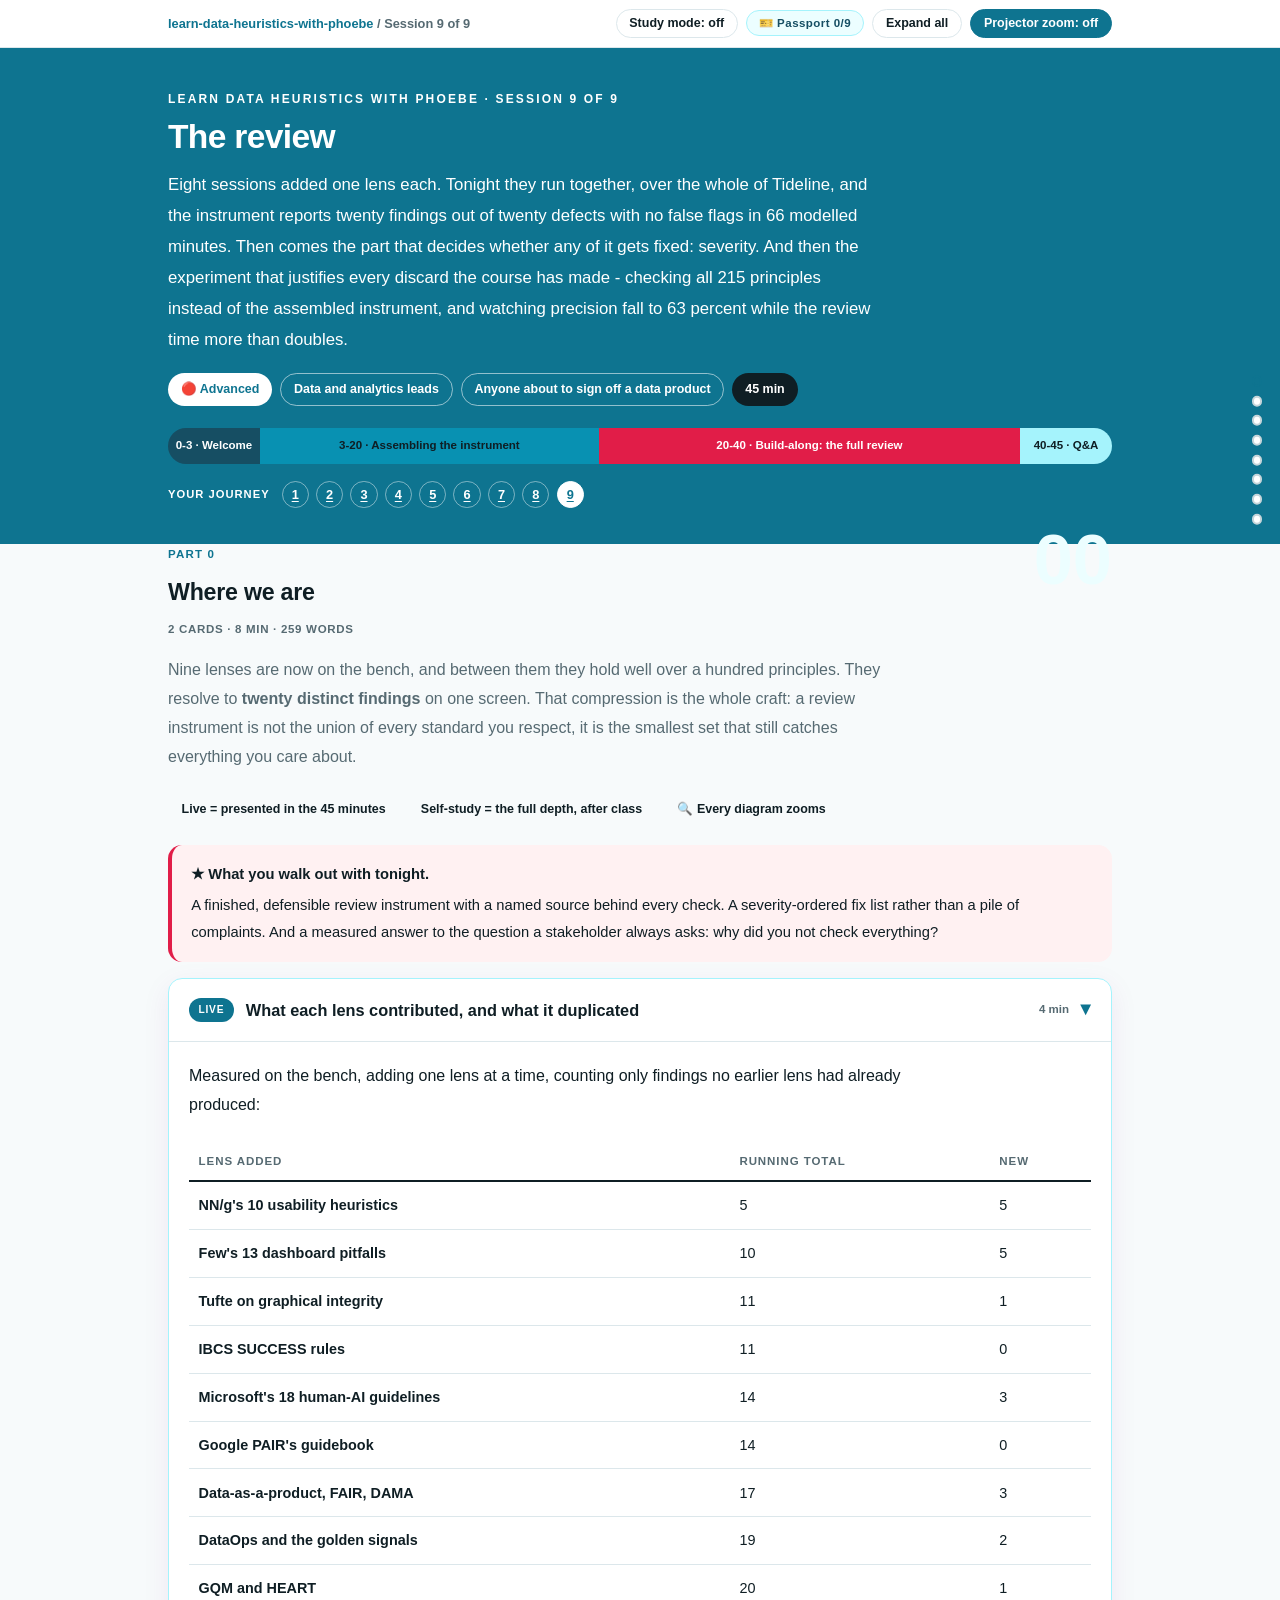
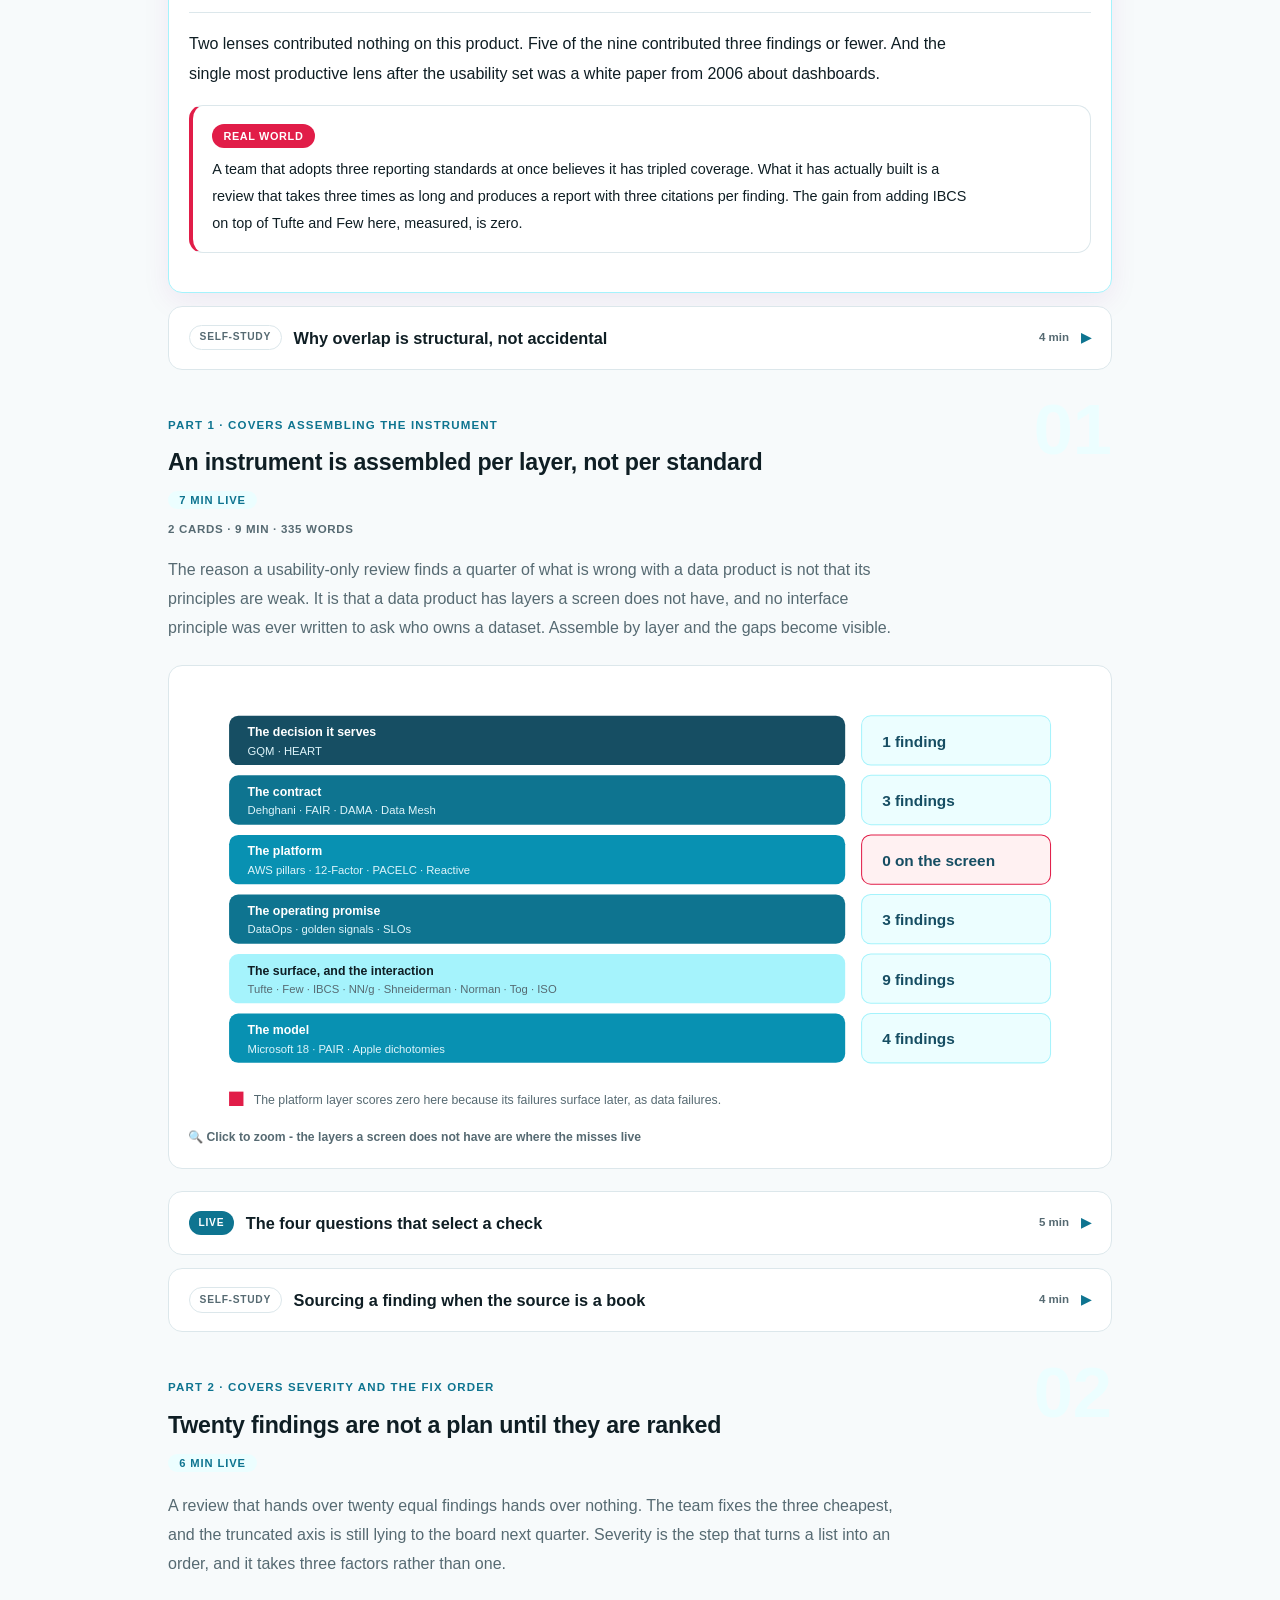
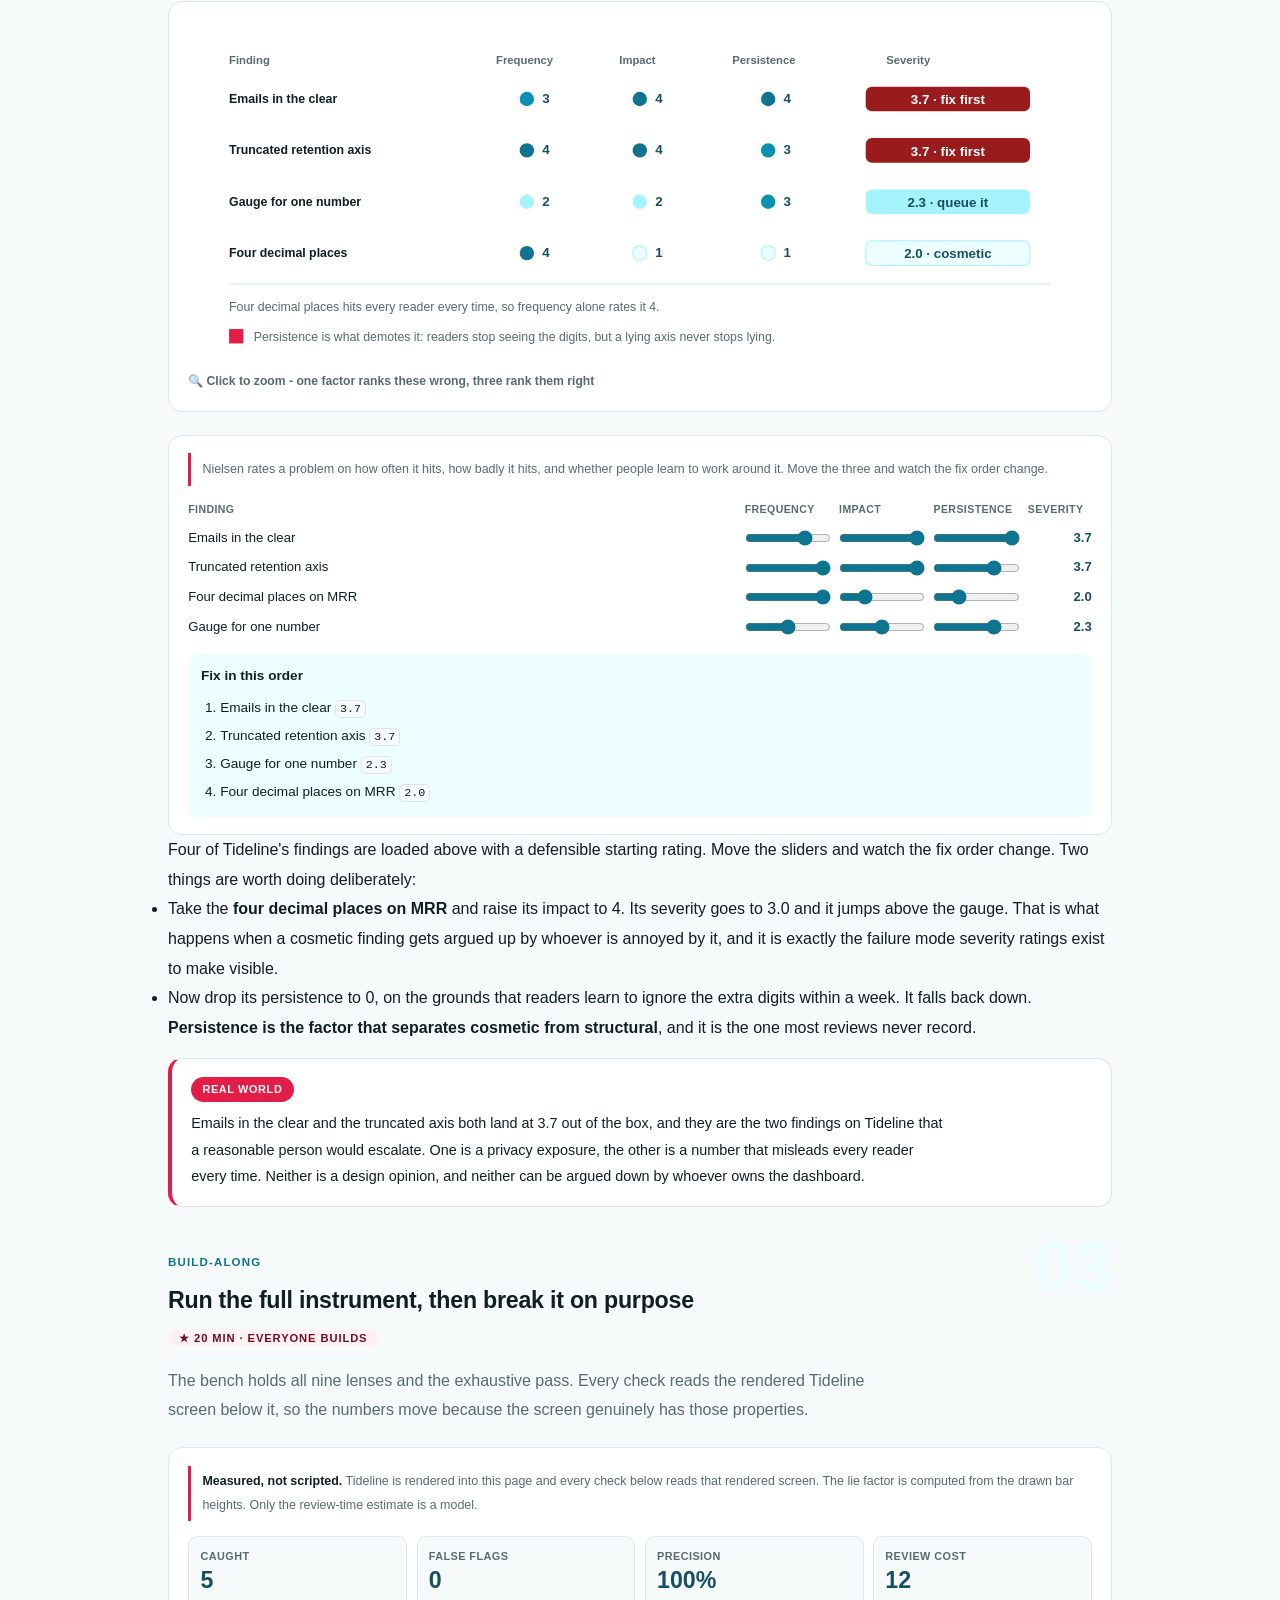
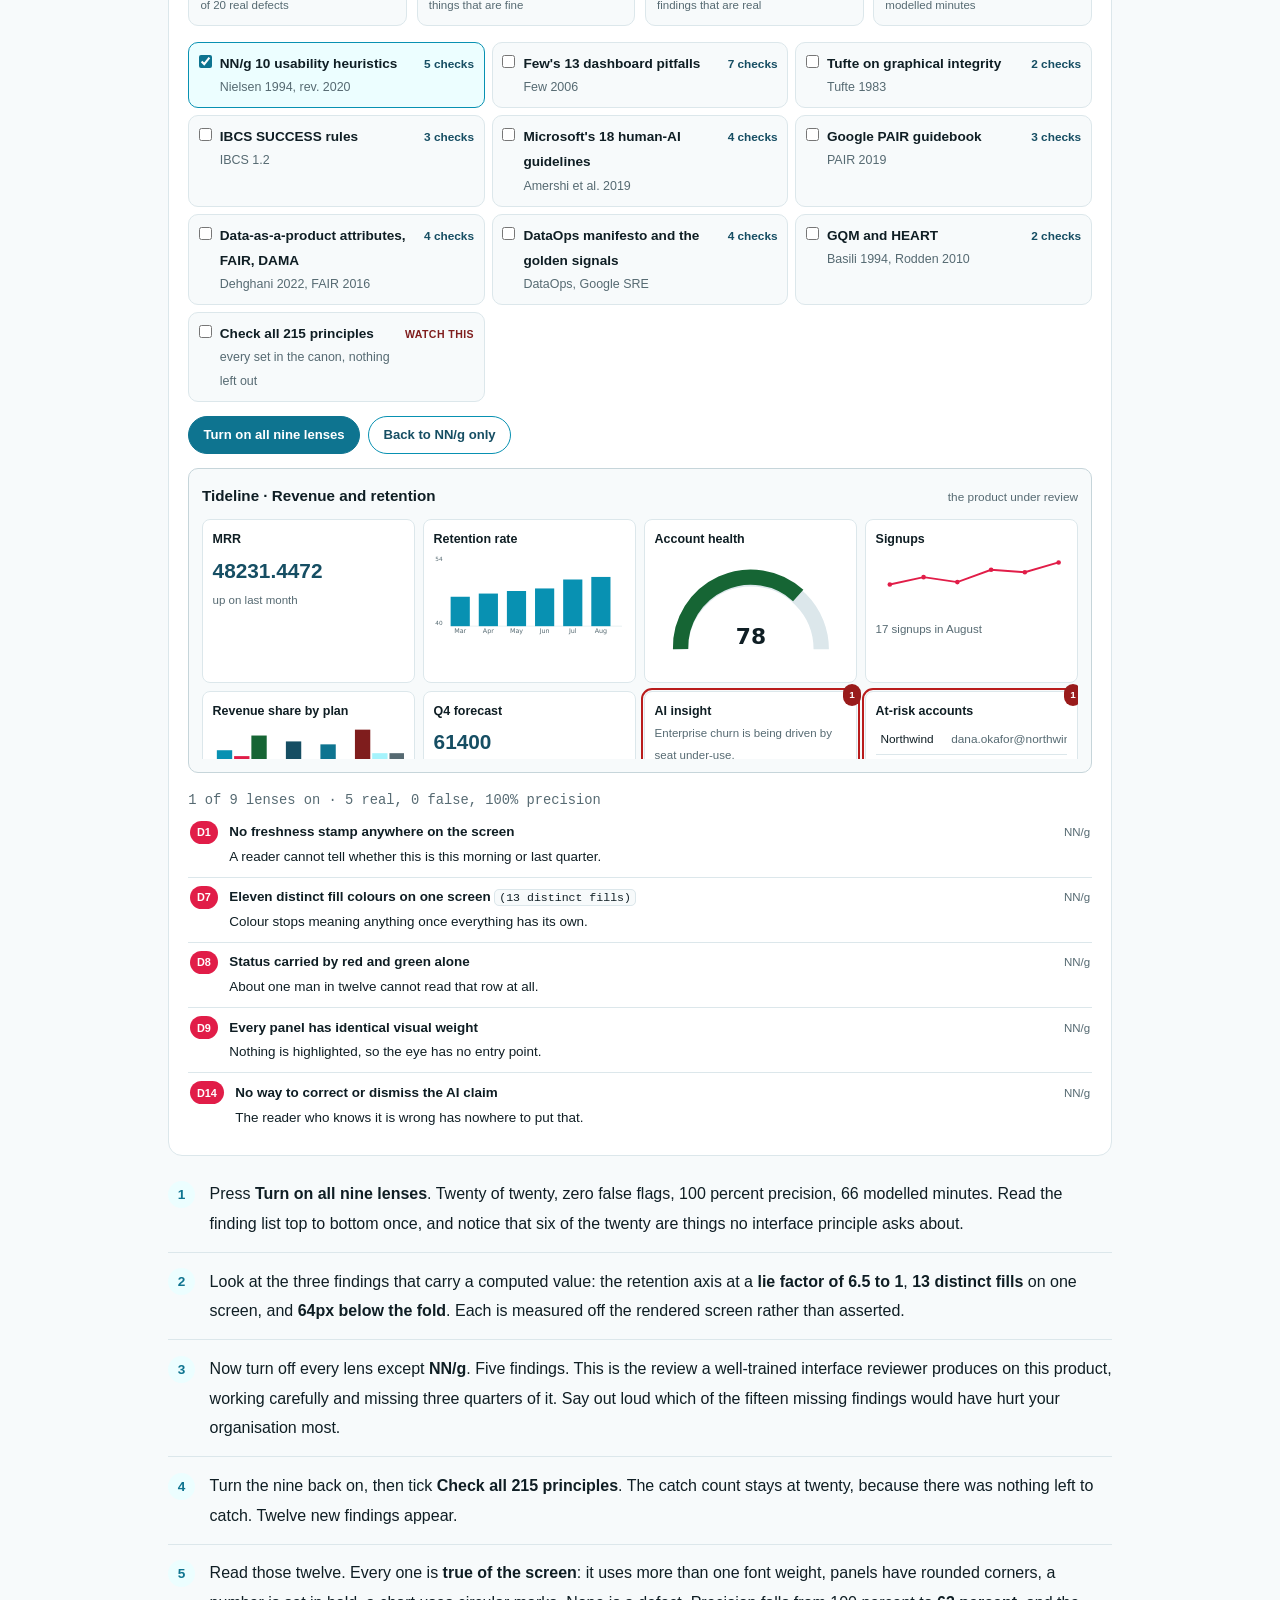
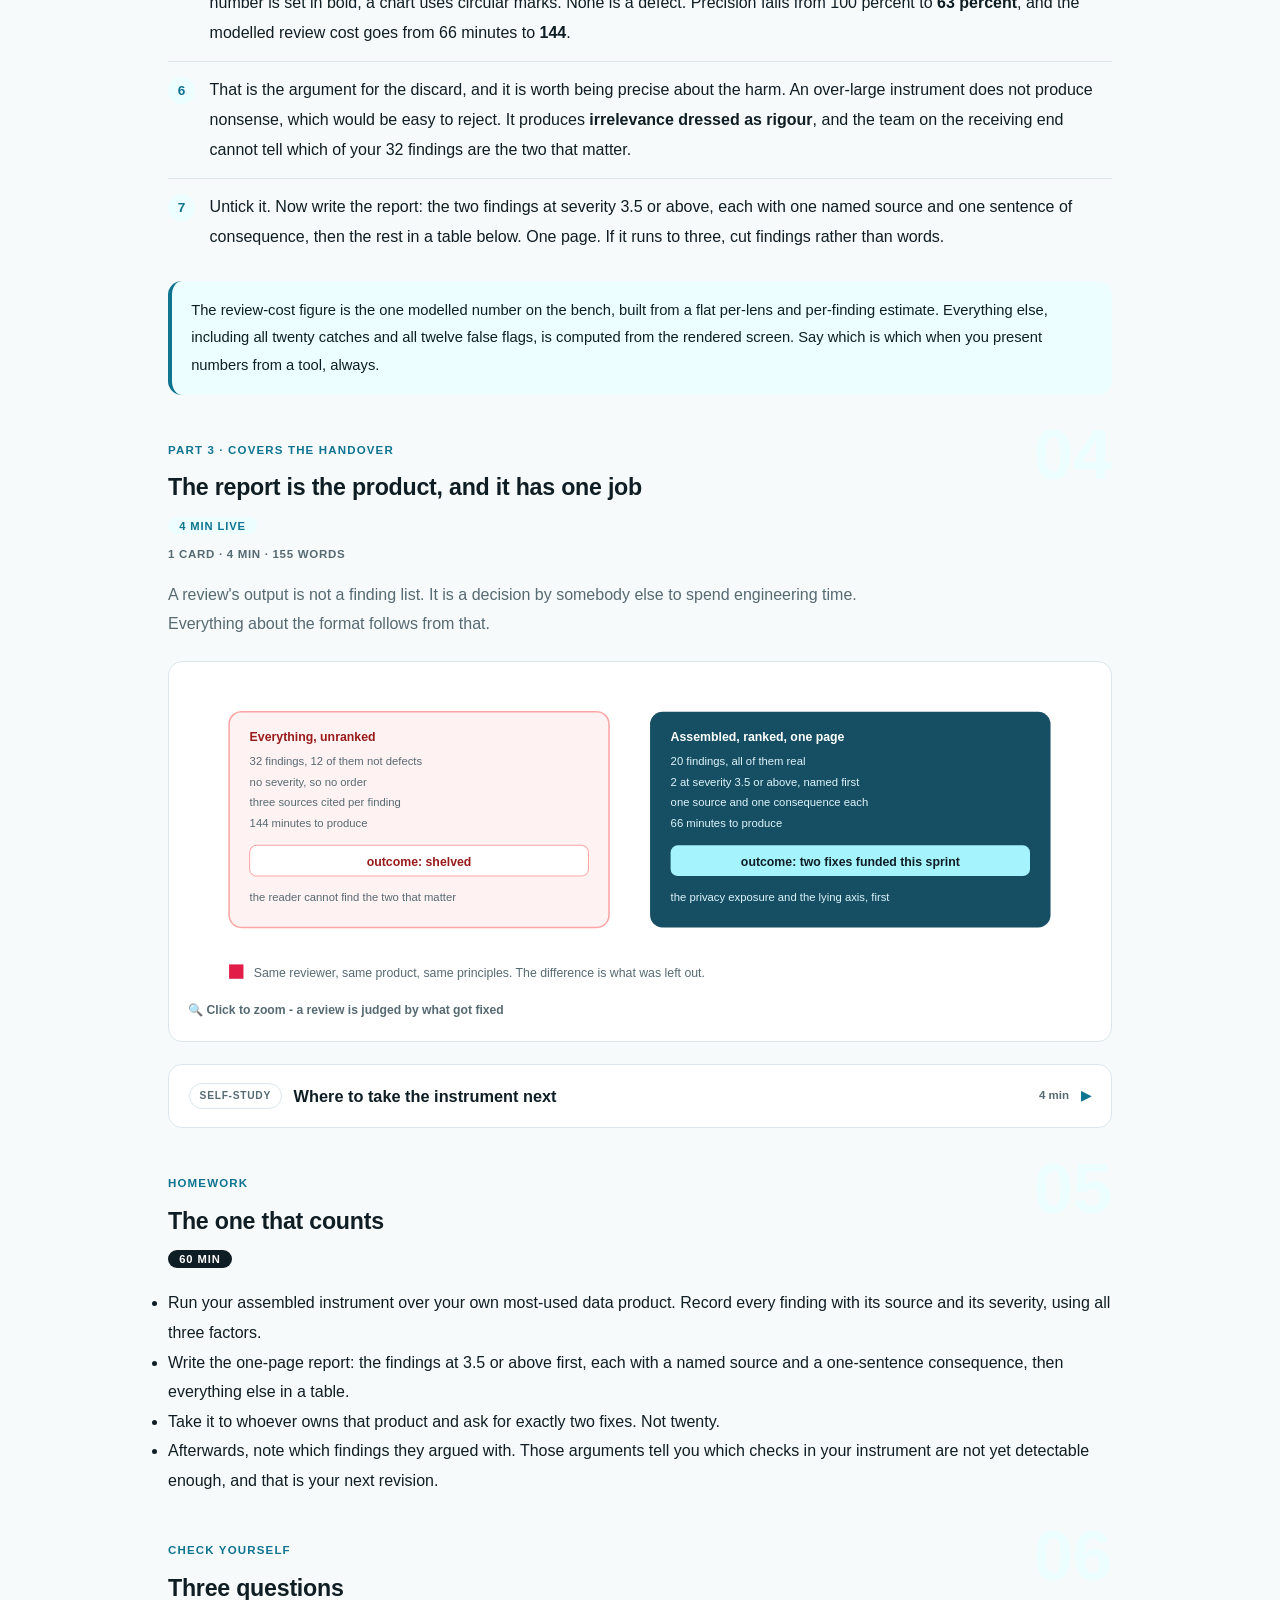
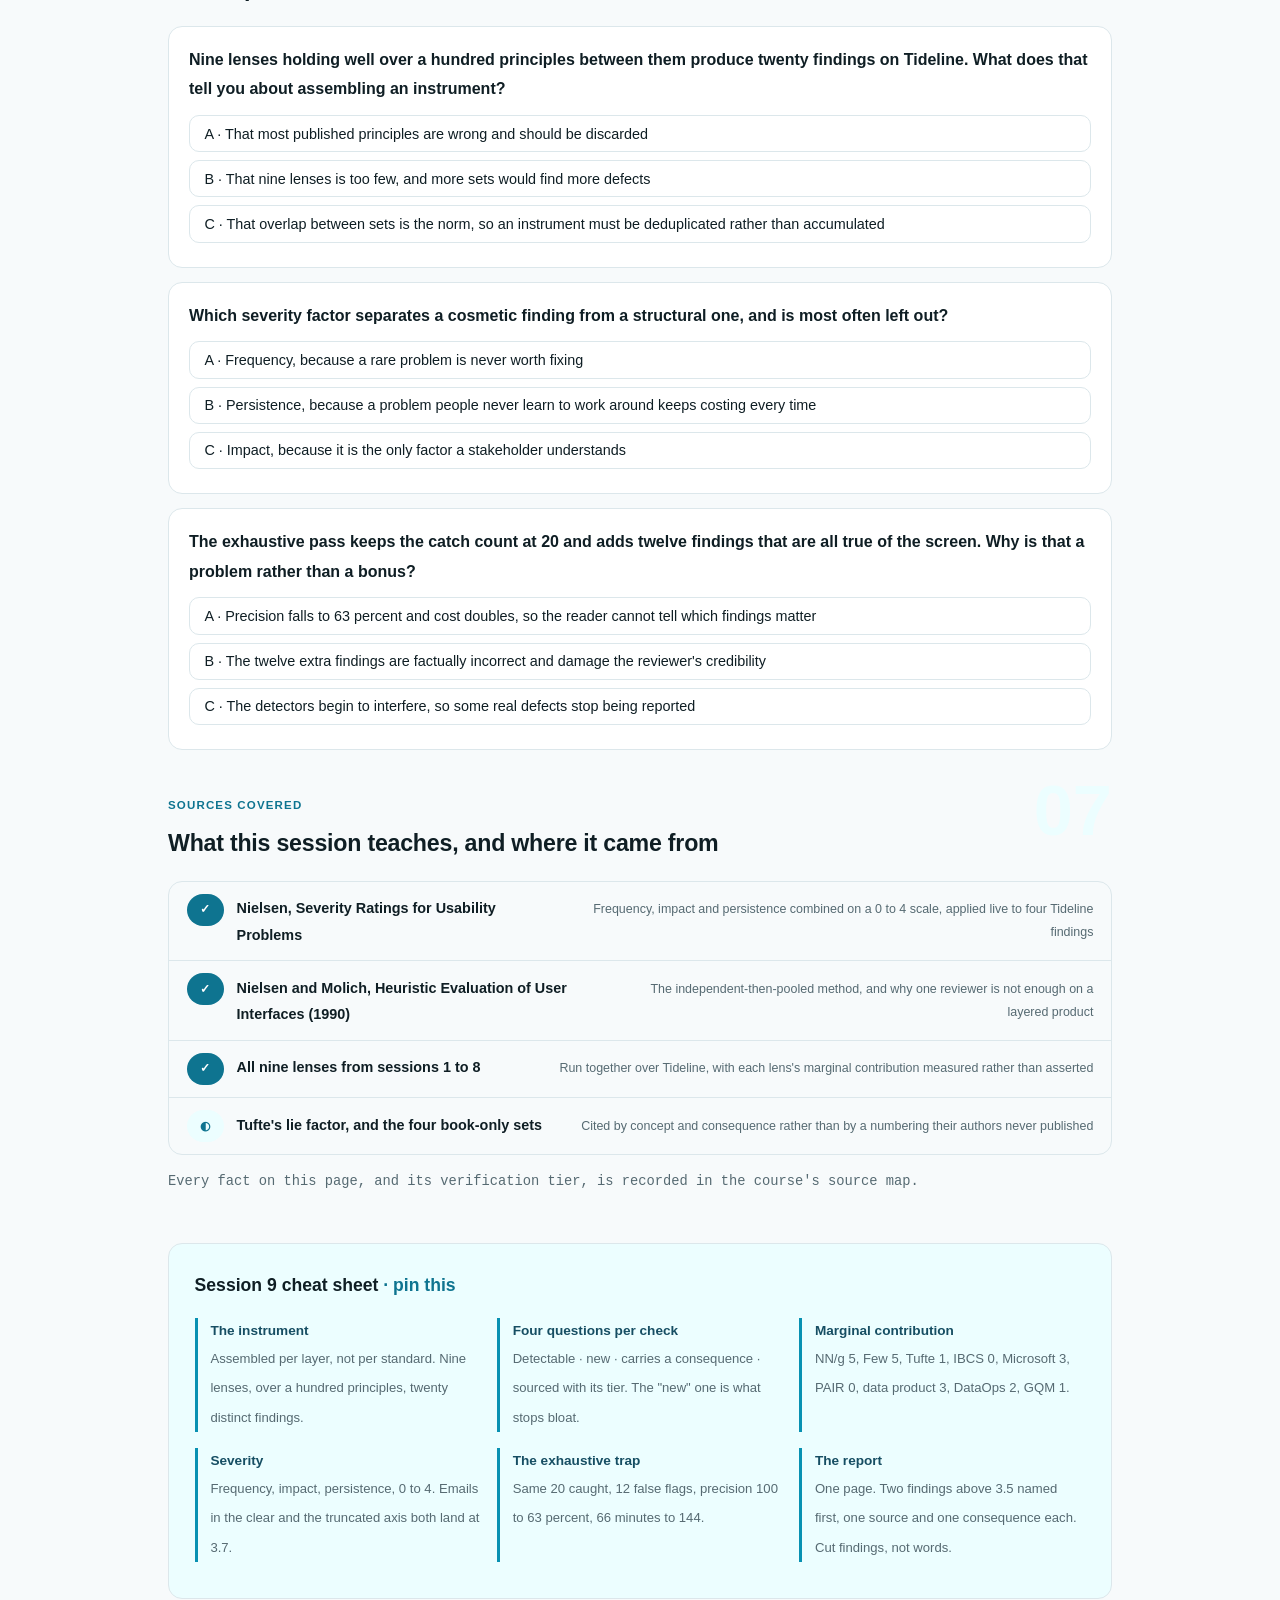
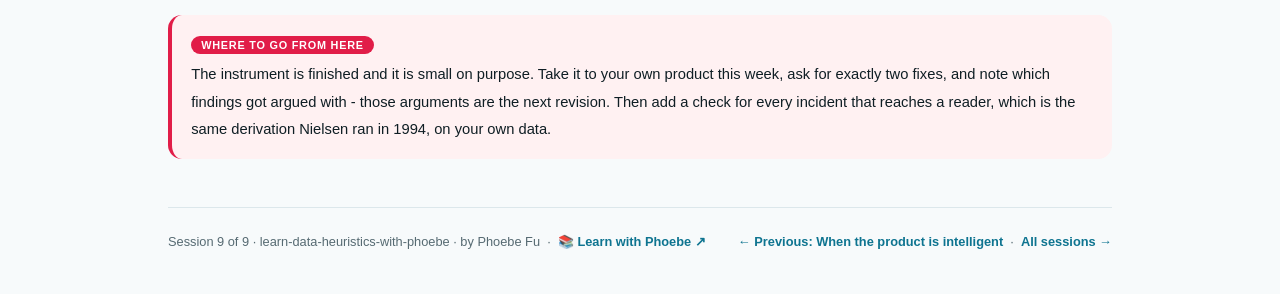
<file: courses/09-the-review.html>
<!DOCTYPE html>
<html lang="en">
<head>
<meta charset="UTF-8">
<meta name="viewport" content="width=device-width, initial-scale=1.0">
<!-- social:start -->
<meta name="description" content="Session 9 of 9. Assemble the review instrument, run it over Tideline, rate every finding for severity, and measure what happens when you check all 215 principles instead of the twenty that matter.">
<meta property="og:type" content="article">
<meta property="og:site_name" content="Learn with Phoebe">
<meta property="og:title" content="The review - learn data heuristics with phoebe">
<meta property="og:description" content="Session 9 of 9. Twenty findings, a severity-ordered fix list, and the measured cost of an over-large instrument.">
<meta property="og:url" content="https://phoebefu6.github.io/learn-data-heuristics-with-phoebe/courses/09-the-review.html">
<meta property="og:image" content="https://phoebefu6.github.io/learn-data-heuristics-with-phoebe/assets/og-cover.png">
<meta property="og:image:width" content="1200">
<meta property="og:image:height" content="630">
<meta name="twitter:card" content="summary_large_image">
<meta name="twitter:title" content="The review - learn data heuristics with phoebe">
<meta name="twitter:description" content="Session 9 of 9. The finished instrument, run over a real product, with severity.">
<meta name="twitter:image" content="https://phoebefu6.github.io/learn-data-heuristics-with-phoebe/assets/og-cover.png">
<!-- social:end -->
<title>Session 9 · The review - learn data heuristics with phoebe</title>
<link rel="stylesheet" href="../assets/style.css?v=26">
</head>
<body>

<div class="toolbar">
  <div class="wrap">
    <span class="crumb"><a href="../index.html">learn-data-heuristics-with-phoebe</a> / Session 9 of 9</span>
    <button class="btn" id="toggle-all" type="button">Expand all</button>
    <button class="btn primary" id="zoom-toggle" type="button">Projector zoom: off</button>
  </div>
</div>

<header class="masthead">
  <div class="wrap">
    <div class="eyebrow">Learn Data Heuristics with Phoebe · Session 9 of 9</div>
    <h1>The <span class="accent">review</span></h1>
    <p class="sub">Eight sessions added one lens each. Tonight they run together, over the whole of Tideline, and the instrument reports twenty findings out of twenty defects with no false flags in 66 modelled minutes. Then comes the part that decides whether any of it gets fixed: severity. And then the experiment that justifies every discard the course has made - checking all 215 principles instead of the assembled instrument, and watching precision fall to 63 percent while the review time more than doubles.</p>
    <div class="chip-row">
      <span class="chip level">🔴 Advanced</span>
      <span class="chip audience">Data and analytics leads</span>
      <span class="chip audience">Anyone about to sign off a data product</span>
      <span class="chip time">45 min</span>
    </div>
    <div class="agenda">
      <span class="a1" style="flex:1">0-3 · Welcome</span>
      <span class="a2" style="flex:4">3-20 · Assembling the instrument</span>
      <span class="a3" style="flex:5">20-40 · Build-along: the full review</span>
      <span class="a4" style="flex:1">40-45 · Q&amp;A</span>
    </div>
  </div>
</header>

<main class="wrap">

  <!-- ============ INTRO ============ -->
  <section class="section" id="intro">
    <div class="section-kicker">
      <span class="klabel">Part 0</span>
      <h2>Where we are</h2>
    </div>
    <p class="lede">Nine lenses are now on the bench, and between them they hold well over a hundred principles. They resolve to <strong>twenty distinct findings</strong> on one screen. That compression is the whole craft: a review instrument is not the union of every standard you respect, it is the smallest set that still catches everything you care about.</p>

    <div class="legend">
      <span class="pill">Live = presented in the 45 minutes</span>
      <span class="pill">Self-study = the full depth, after class</span>
      <span class="pill">🔍 Every diagram zooms</span>
    </div>

    <div class="callout win">
      <p><strong>★ What you walk out with tonight.</strong> A finished, defensible review instrument with a named source behind every check. A severity-ordered fix list rather than a pile of complaints. And a measured answer to the question a stakeholder always asks: why did you not check everything?</p>
    </div>

    <details class="card" open>
      <summary><span class="mode live">Live</span>What each lens contributed, and what it duplicated<span class="mini">4 min</span><span class="caret">▶</span></summary>
      <div class="body">
        <p>Measured on the bench, adding one lens at a time, counting only findings no earlier lens had already produced:</p>
        <table class="clean">
          <thead><tr><th>Lens added</th><th>Running total</th><th>New</th></tr></thead>
          <tbody>
            <tr><td>NN/g's 10 usability heuristics</td><td>5</td><td>5</td></tr>
            <tr><td>Few's 13 dashboard pitfalls</td><td>10</td><td>5</td></tr>
            <tr><td>Tufte on graphical integrity</td><td>11</td><td>1</td></tr>
            <tr><td>IBCS SUCCESS rules</td><td>11</td><td>0</td></tr>
            <tr><td>Microsoft's 18 human-AI guidelines</td><td>14</td><td>3</td></tr>
            <tr><td>Google PAIR's guidebook</td><td>14</td><td>0</td></tr>
            <tr><td>Data-as-a-product, FAIR, DAMA</td><td>17</td><td>3</td></tr>
            <tr><td>DataOps and the golden signals</td><td>19</td><td>2</td></tr>
            <tr><td>GQM and HEART</td><td>20</td><td>1</td></tr>
          </tbody>
        </table>
        <p>Two lenses contributed nothing on this product. Five of the nine contributed three findings or fewer. And the single most productive lens after the usability set was a white paper from 2006 about dashboards.</p>
        <div class="callout example">
          <span class="ex-pill">Real world</span>
          <p>A team that adopts three reporting standards at once believes it has tripled coverage. What it has actually built is a review that takes three times as long and produces a report with three citations per finding. The gain from adding IBCS on top of Tufte and Few here, measured, is zero.</p>
        </div>
      </div>
    </details>

    <details class="card">
      <summary><span class="mode self">Self-study</span>Why overlap is structural, not accidental<span class="mini">4 min</span><span class="caret">▶</span></summary>
      <div class="body">
        <p>The sets overlap because they were written by people solving the same problem from different chairs. "Do not let colour be the only carrier of meaning" appears as an accessibility concern in the usability literature, as pitfall 12 in Few, as part of Unify in IBCS, and as a perceptual point in the Gestalt tradition. Four independent derivations, one defect.</p>
        <p>This has a practical consequence for how you cite a finding. Naming every set that catches it looks thorough and reads as padding. Name the one whose framing makes the fix most obvious to the person who has to do the work, and keep the rest in your notes for the argument you might have later.</p>
      </div>
    </details>
  </section>

  <!-- ============ PART 1 ============ -->
  <section class="section" id="part-1">
    <div class="section-kicker">
      <span class="klabel">Part 1 · covers assembling the instrument</span>
      <h2>An instrument is assembled per layer, not per standard</h2>
      <span class="tag concept">7 min live</span>
    </div>
    <p class="lede">The reason a usability-only review finds a quarter of what is wrong with a data product is not that its principles are weak. It is that a data product has layers a screen does not have, and no interface principle was ever written to ask who owns a dataset. Assemble by layer and the gaps become visible.</p>

    <figure class="zoomable">
      <svg viewBox="0 0 880 420" xmlns="http://www.w3.org/2000/svg" role="img" aria-label="Six layers of a data product stacked from the decision it serves down to the model, each layer showing which principle set covers it and how many of the twenty findings it produced">
        <style>
          .s9aT { font: 700 12px Inter, sans-serif; fill: #0F1E24; }
          .s9aW { font: 700 12px Inter, sans-serif; fill: #fff; }
          .s9aC { font: 400 11px Inter, sans-serif; fill: #566A72; }
          .s9aD { font: 400 11px Inter, sans-serif; fill: #DDF4FA; }
          .s9aN { font: 400 12px Inter, sans-serif; fill: #566A72; }
          .s9aB { font: 800 15px Inter, sans-serif; fill: #164E63; }
          .s9aBW { font: 800 15px Inter, sans-serif; fill: #fff; }
        </style>

        <rect x="40" y="30" width="600" height="48" rx="9" fill="#164E63"/>
        <text class="s9aW" x="58" y="50">The decision it serves</text>
        <text class="s9aD" x="58" y="68">GQM · HEART</text>
        <rect x="656" y="30" width="184" height="48" rx="9" fill="#ECFEFF" stroke="#A5F3FC"/>
        <text class="s9aB" x="676" y="60">1 finding</text>

        <rect x="40" y="88" width="600" height="48" rx="9" fill="#0E7490"/>
        <text class="s9aW" x="58" y="108">The contract</text>
        <text class="s9aD" x="58" y="126">Dehghani · FAIR · DAMA · Data Mesh</text>
        <rect x="656" y="88" width="184" height="48" rx="9" fill="#ECFEFF" stroke="#A5F3FC"/>
        <text class="s9aB" x="676" y="118">3 findings</text>

        <rect x="40" y="146" width="600" height="48" rx="9" fill="#0891B2"/>
        <text class="s9aW" x="58" y="166">The platform</text>
        <text class="s9aD" x="58" y="184">AWS pillars · 12-Factor · PACELC · Reactive</text>
        <rect x="656" y="146" width="184" height="48" rx="9" fill="#FFF1F2" stroke="#E11D48"/>
        <text class="s9aB" x="676" y="176">0 on the screen</text>

        <rect x="40" y="204" width="600" height="48" rx="9" fill="#0E7490"/>
        <text class="s9aW" x="58" y="224">The operating promise</text>
        <text class="s9aD" x="58" y="242">DataOps · golden signals · SLOs</text>
        <rect x="656" y="204" width="184" height="48" rx="9" fill="#ECFEFF" stroke="#A5F3FC"/>
        <text class="s9aB" x="676" y="234">3 findings</text>

        <rect x="40" y="262" width="600" height="48" rx="9" fill="#A5F3FC"/>
        <text class="s9aT" x="58" y="282">The surface, and the interaction</text>
        <text class="s9aC" x="58" y="300">Tufte · Few · IBCS · NN/g · Shneiderman · Norman · Tog · ISO</text>
        <rect x="656" y="262" width="184" height="48" rx="9" fill="#ECFEFF" stroke="#A5F3FC"/>
        <text class="s9aB" x="676" y="292">9 findings</text>

        <rect x="40" y="320" width="600" height="48" rx="9" fill="#0891B2"/>
        <text class="s9aW" x="58" y="340">The model</text>
        <text class="s9aD" x="58" y="358">Microsoft 18 · PAIR · Apple dichotomies</text>
        <rect x="656" y="320" width="184" height="48" rx="9" fill="#ECFEFF" stroke="#A5F3FC"/>
        <text class="s9aB" x="676" y="350">4 findings</text>

        <rect x="40" y="396" width="14" height="14" fill="#E11D48"/>
        <text class="s9aN" x="64" y="408">The platform layer scores zero here because its failures surface later, as data failures.</text>
      </svg>
      <figcaption>🔍 Click to zoom - the layers a screen does not have are where the misses live</figcaption>
    </figure>

    <details class="card">
      <summary><span class="mode live">Live</span>The four questions that select a check<span class="mini">5 min</span><span class="caret">▶</span></summary>
      <div class="body">
        <p>A check earns its place in the instrument only if all four answers hold:</p>
        <ul>
          <li><strong>Is it detectable?</strong> Can a reviewer, looking at the product, tell whether it holds? "Be elegant" is not a check. "No measure is shown without its unit" is.</li>
          <li><strong>Is it new?</strong> Does any check already in the instrument catch the same defect? If yes, keep the clearer wording and drop the other.</li>
          <li><strong>Does it carry consequence?</strong> If it fails, can you name what goes wrong for a reader or a decision? A check with no consequence produces a finding nobody funds.</li>
          <li><strong>Is it sourced?</strong> Can you name the set it came from, and the tier you read it at? This is what turns a review meeting from a taste argument into a technical one.</li>
        </ul>
        <div class="callout tip">
          <p>The second question is the one that gets skipped, and it is why instruments bloat. Every new standard a team adopts arrives with its own complete list, and nobody does the deduplication, so the review grows by seven items and its coverage grows by nothing.</p>
        </div>
      </div>
    </details>

    <details class="card">
      <summary><span class="mode self">Self-study</span>Sourcing a finding when the source is a book<span class="mini">4 min</span><span class="caret">▶</span></summary>
      <div class="body">
        <p>Four of the most useful sets in the canon were never published as numbered lists by their authors: Norman's design principles, Tufte's principles, the Gestalt laws, and the Kimball and Inmon tenets. Every count you see for these was assigned by a secondary source.</p>
        <p>That does not make them unusable. It changes how you cite them. Rather than "this violates Tufte's principle 3", write the concept and the consequence: "the bars start at 40, so the change reads about six and a half times larger than it is, which is the lie factor Tufte named in 1983". The concept is genuinely his, is defensible, and does not depend on a numbering nobody published.</p>
        <p>The reverse discipline matters just as much. Where a set genuinely is numbered and primary-verified, quote it precisely. "Microsoft's guideline 2, make clear how well the system can do what it can do" is checkable by anyone in the room, and that precision is what the citation is for.</p>
      </div>
    </details>
  </section>

  <!-- ============ PART 2 ============ -->
  <section class="section" id="part-2">
    <div class="section-kicker">
      <span class="klabel">Part 2 · covers severity and the fix order</span>
      <h2>Twenty findings are not a plan until they are ranked</h2>
      <span class="tag concept">6 min live</span>
    </div>
    <p class="lede">A review that hands over twenty equal findings hands over nothing. The team fixes the three cheapest, and the truncated axis is still lying to the board next quarter. Severity is the step that turns a list into an order, and it takes three factors rather than one.</p>

    <figure class="zoomable">
      <svg viewBox="0 0 880 330" xmlns="http://www.w3.org/2000/svg" role="img" aria-label="Four Tideline findings rated on frequency, impact and persistence, with the resulting severity showing that the two structural findings outrank the two cosmetic ones">
        <style>
          .s9cT { font: 700 12px Inter, sans-serif; fill: #0F1E24; }
          .s9cH { font: 700 11px Inter, sans-serif; fill: #566A72; }
          .s9cN { font: 400 12px Inter, sans-serif; fill: #566A72; }
          .s9cV { font: 800 13px Inter, sans-serif; fill: #164E63; }
          .s9cS { font: 800 13px Inter, sans-serif; fill: #fff; }
        </style>

        <text class="s9cH" x="40" y="42">Finding</text>
        <text class="s9cH" x="300" y="42">Frequency</text>
        <text class="s9cH" x="420" y="42">Impact</text>
        <text class="s9cH" x="530" y="42">Persistence</text>
        <text class="s9cH" x="680" y="42">Severity</text>

        <text class="s9cT" x="40" y="80">Emails in the clear</text>
        <circle cx="330" cy="76" r="7" fill="#0891B2"/><text class="s9cV" x="345" y="80">3</text>
        <circle cx="440" cy="76" r="7" fill="#0E7490"/><text class="s9cV" x="455" y="80">4</text>
        <circle cx="565" cy="76" r="7" fill="#0E7490"/><text class="s9cV" x="580" y="80">4</text>
        <rect x="660" y="64" width="160" height="24" rx="6" fill="#991B1B"/>
        <text class="s9cS" x="740" y="81" text-anchor="middle">3.7 · fix first</text>

        <text class="s9cT" x="40" y="130">Truncated retention axis</text>
        <circle cx="330" cy="126" r="7" fill="#0E7490"/><text class="s9cV" x="345" y="130">4</text>
        <circle cx="440" cy="126" r="7" fill="#0E7490"/><text class="s9cV" x="455" y="130">4</text>
        <circle cx="565" cy="126" r="7" fill="#0891B2"/><text class="s9cV" x="580" y="130">3</text>
        <rect x="660" y="114" width="160" height="24" rx="6" fill="#991B1B"/>
        <text class="s9cS" x="740" y="131" text-anchor="middle">3.7 · fix first</text>

        <text class="s9cT" x="40" y="180">Gauge for one number</text>
        <circle cx="330" cy="176" r="7" fill="#A5F3FC"/><text class="s9cV" x="345" y="180">2</text>
        <circle cx="440" cy="176" r="7" fill="#A5F3FC"/><text class="s9cV" x="455" y="180">2</text>
        <circle cx="565" cy="176" r="7" fill="#0891B2"/><text class="s9cV" x="580" y="180">3</text>
        <rect x="660" y="164" width="160" height="24" rx="6" fill="#A5F3FC"/>
        <text class="s9cV" x="740" y="181" text-anchor="middle">2.3 · queue it</text>

        <text class="s9cT" x="40" y="230">Four decimal places</text>
        <circle cx="330" cy="226" r="7" fill="#0E7490"/><text class="s9cV" x="345" y="230">4</text>
        <circle cx="440" cy="226" r="7" fill="#ECFEFF" stroke="#A5F3FC"/><text class="s9cV" x="455" y="230">1</text>
        <circle cx="565" cy="226" r="7" fill="#ECFEFF" stroke="#A5F3FC"/><text class="s9cV" x="580" y="230">1</text>
        <rect x="660" y="214" width="160" height="24" rx="6" fill="#ECFEFF" stroke="#A5F3FC"/>
        <text class="s9cV" x="740" y="231" text-anchor="middle">2.0 · cosmetic</text>

        <line x1="40" y1="256" x2="840" y2="256" stroke="#DCE7EB" stroke-width="1"/>
        <text class="s9cN" x="40" y="282">Four decimal places hits every reader every time, so frequency alone rates it 4.</text>
        <rect x="40" y="300" width="14" height="14" fill="#E11D48"/>
        <text class="s9cN" x="64" y="312">Persistence is what demotes it: readers stop seeing the digits, but a lying axis never stops lying.</text>
      </svg>
      <figcaption>🔍 Click to zoom - one factor ranks these wrong, three rank them right</figcaption>
    </figure>

    <div class="hb-wrap" id="heur-severity"></div>

    <p>Four of Tideline's findings are loaded above with a defensible starting rating. Move the sliders and watch the fix order change. Two things are worth doing deliberately:</p>
    <ul>
      <li>Take the <strong>four decimal places on MRR</strong> and raise its impact to 4. Its severity goes to 3.0 and it jumps above the gauge. That is what happens when a cosmetic finding gets argued up by whoever is annoyed by it, and it is exactly the failure mode severity ratings exist to make visible.</li>
      <li>Now drop its persistence to 0, on the grounds that readers learn to ignore the extra digits within a week. It falls back down. <strong>Persistence is the factor that separates cosmetic from structural</strong>, and it is the one most reviews never record.</li>
    </ul>

    <div class="callout example">
      <span class="ex-pill">Real world</span>
      <p>Emails in the clear and the truncated axis both land at 3.7 out of the box, and they are the two findings on Tideline that a reasonable person would escalate. One is a privacy exposure, the other is a number that misleads every reader every time. Neither is a design opinion, and neither can be argued down by whoever owns the dashboard.</p>
    </div>
  </section>

  <!-- ============ DEMO ============ -->
  <section class="section" id="demo-1">
    <div class="section-kicker">
      <span class="klabel">Build-along</span>
      <h2>Run the full instrument, then break it on purpose</h2>
      <span class="tag demo">★ 20 min · everyone builds</span>
    </div>
    <p class="lede">The bench holds all nine lenses and the exhaustive pass. Every check reads the rendered Tideline screen below it, so the numbers move because the screen genuinely has those properties.</p>

    <div class="hb-wrap" id="heur-bench"></div>

    <div class="steps">
      <div class="step"><p>Press <strong>Turn on all nine lenses</strong>. Twenty of twenty, zero false flags, 100 percent precision, 66 modelled minutes. Read the finding list top to bottom once, and notice that six of the twenty are things no interface principle asks about.</p></div>
      <div class="step"><p>Look at the three findings that carry a computed value: the retention axis at a <strong>lie factor of 6.5 to 1</strong>, <strong>13 distinct fills</strong> on one screen, and <strong>64px below the fold</strong>. Each is measured off the rendered screen rather than asserted.</p></div>
      <div class="step"><p>Now turn off every lens except <strong>NN/g</strong>. Five findings. This is the review a well-trained interface reviewer produces on this product, working carefully and missing three quarters of it. Say out loud which of the fifteen missing findings would have hurt your organisation most.</p></div>
      <div class="step"><p>Turn the nine back on, then tick <strong>Check all 215 principles</strong>. The catch count stays at twenty, because there was nothing left to catch. Twelve new findings appear.</p></div>
      <div class="step"><p>Read those twelve. Every one is <strong>true of the screen</strong>: it uses more than one font weight, panels have rounded corners, a number is set in bold, a chart uses circular marks. None is a defect. Precision falls from 100 percent to <strong>63 percent</strong>, and the modelled review cost goes from 66 minutes to <strong>144</strong>.</p></div>
      <div class="step"><p>That is the argument for the discard, and it is worth being precise about the harm. An over-large instrument does not produce nonsense, which would be easy to reject. It produces <strong>irrelevance dressed as rigour</strong>, and the team on the receiving end cannot tell which of your 32 findings are the two that matter.</p></div>
      <div class="step"><p>Untick it. Now write the report: the two findings at severity 3.5 or above, each with one named source and one sentence of consequence, then the rest in a table below. One page. If it runs to three, cut findings rather than words.</p></div>
    </div>

    <div class="callout tip">
      <p>The review-cost figure is the one modelled number on the bench, built from a flat per-lens and per-finding estimate. Everything else, including all twenty catches and all twelve false flags, is computed from the rendered screen. Say which is which when you present numbers from a tool, always.</p>
    </div>
  </section>

  <!-- ============ PART 3 ============ -->
  <section class="section" id="part-3">
    <div class="section-kicker">
      <span class="klabel">Part 3 · covers the handover</span>
      <h2>The report is the product, and it has one job</h2>
      <span class="tag concept">4 min live</span>
    </div>
    <p class="lede">A review's output is not a finding list. It is a decision by somebody else to spend engineering time. Everything about the format follows from that.</p>

    <figure class="zoomable">
      <svg viewBox="0 0 880 300" xmlns="http://www.w3.org/2000/svg" role="img" aria-label="Two review reports compared: an unranked list of thirty-two findings that gets shelved, against a one-page severity-ordered report of twenty findings that gets two fixes funded">
        <style>
          .s9bT { font: 700 12px Inter, sans-serif; fill: #0F1E24; }
          .s9bR { font: 700 12px Inter, sans-serif; fill: #991B1B; }
          .s9bW { font: 700 12px Inter, sans-serif; fill: #fff; }
          .s9bC { font: 400 11px Inter, sans-serif; fill: #566A72; }
          .s9bD { font: 400 11px Inter, sans-serif; fill: #DDF4FA; }
          .s9bN { font: 400 12px Inter, sans-serif; fill: #566A72; }
        </style>
        <rect x="40" y="30" width="370" height="210" rx="12" fill="#FEF2F2" stroke="#FCA5A5" stroke-width="1.5"/>
        <text class="s9bR" x="60" y="58">Everything, unranked</text>
        <text class="s9bC" x="60" y="82">32 findings, 12 of them not defects</text>
        <text class="s9bC" x="60" y="102">no severity, so no order</text>
        <text class="s9bC" x="60" y="122">three sources cited per finding</text>
        <text class="s9bC" x="60" y="142">144 minutes to produce</text>
        <rect x="60" y="160" width="330" height="30" rx="7" fill="#fff" stroke="#FCA5A5"/>
        <text class="s9bR" x="225" y="180" text-anchor="middle">outcome: shelved</text>
        <text class="s9bC" x="60" y="214">the reader cannot find the two that matter</text>

        <rect x="450" y="30" width="390" height="210" rx="12" fill="#164E63"/>
        <text class="s9bW" x="470" y="58">Assembled, ranked, one page</text>
        <text class="s9bD" x="470" y="82">20 findings, all of them real</text>
        <text class="s9bD" x="470" y="102">2 at severity 3.5 or above, named first</text>
        <text class="s9bD" x="470" y="122">one source and one consequence each</text>
        <text class="s9bD" x="470" y="142">66 minutes to produce</text>
        <rect x="470" y="160" width="350" height="30" rx="7" fill="#A5F3FC"/>
        <text class="s9bT" x="645" y="180" text-anchor="middle">outcome: two fixes funded this sprint</text>
        <text class="s9bD" x="470" y="214">the privacy exposure and the lying axis, first</text>

        <rect x="40" y="276" width="14" height="14" fill="#E11D48"/>
        <text class="s9bN" x="64" y="288">Same reviewer, same product, same principles. The difference is what was left out.</text>
      </svg>
      <figcaption>🔍 Click to zoom - a review is judged by what got fixed</figcaption>
    </figure>

    <details class="card">
      <summary><span class="mode self">Self-study</span>Where to take the instrument next<span class="mini">4 min</span><span class="caret">▶</span></summary>
      <div class="body">
        <ul>
          <li><strong>Run it with three people, separately.</strong> Heuristic evaluation is specified as independent-then-pooled for a reason: a single reviewer finds a modest share of what is present, and different reviewers notice different things. On a data product the expertise is genuinely split, so the person who spots the axis is rarely the person who asks who owns the table.</li>
          <li><strong>Re-run it on a schedule, not on a redesign.</strong> Most of the twenty findings on Tideline arrived one at a time, each defensible on the day. Nobody ever shipped that screen; it accumulated.</li>
          <li><strong>Add checks from your own incidents.</strong> Every outage that reached a reader is a check the instrument was missing. That is the same derivation Nielsen ran in 1994, on your own data.</li>
          <li><strong>Keep it small.</strong> When you add a check, ask what it replaces. An instrument that only grows becomes the 60-item Confluence checklist that nobody has run since the day it was written.</li>
        </ul>
      </div>
    </details>
  </section>

  <!-- ============ EXERCISE ============ -->
  <section class="section" id="exercise">
    <div class="section-kicker">
      <span class="klabel">Homework</span>
      <h2>The one that counts</h2>
      <span class="tag exercise">60 min</span>
    </div>
    <ul>
      <li>Run your assembled instrument over your own most-used data product. Record every finding with its source and its severity, using all three factors.</li>
      <li>Write the one-page report: the findings at 3.5 or above first, each with a named source and a one-sentence consequence, then everything else in a table.</li>
      <li>Take it to whoever owns that product and ask for exactly two fixes. Not twenty.</li>
      <li>Afterwards, note which findings they argued with. Those arguments tell you which checks in your instrument are not yet detectable enough, and that is your next revision.</li>
    </ul>
  </section>

  <!-- ============ QUIZ ============ -->
  <section class="section" id="quiz">
    <div class="section-kicker">
      <span class="klabel">Check yourself</span>
      <h2>Three questions</h2>
    </div>

    <div class="quiz-q" data-answer="2">
      <p class="qtext">Nine lenses holding well over a hundred principles between them produce twenty findings on Tideline. What does that tell you about assembling an instrument?</p>
      <button class="qopt" type="button">A · That most published principles are wrong and should be discarded</button>
      <button class="qopt" type="button">B · That nine lenses is too few, and more sets would find more defects</button>
      <button class="qopt" type="button">C · That overlap between sets is the norm, so an instrument must be deduplicated rather than accumulated</button>
      <p class="qwhy">Four independent traditions each derived "colour must not be the only carrier of meaning". The sets are not wrong and adding more does not help much; the work is deduplication, which is the step teams skip when they adopt a new standard.</p>
    </div>

    <div class="quiz-q" data-answer="1">
      <p class="qtext">Which severity factor separates a cosmetic finding from a structural one, and is most often left out?</p>
      <button class="qopt" type="button">A · Frequency, because a rare problem is never worth fixing</button>
      <button class="qopt" type="button">B · Persistence, because a problem people never learn to work around keeps costing every time</button>
      <button class="qopt" type="button">C · Impact, because it is the only factor a stakeholder understands</button>
      <p class="qwhy">Persistence is the third factor and the one most reviews record nowhere. Extra decimal places get ignored within a week; a truncated axis misleads every reader every time, no matter how familiar they are with it.</p>
    </div>

    <div class="quiz-q" data-answer="0">
      <p class="qtext">The exhaustive pass keeps the catch count at 20 and adds twelve findings that are all true of the screen. Why is that a problem rather than a bonus?</p>
      <button class="qopt" type="button">A · Precision falls to 63 percent and cost doubles, so the reader cannot tell which findings matter</button>
      <button class="qopt" type="button">B · The twelve extra findings are factually incorrect and damage the reviewer's credibility</button>
      <button class="qopt" type="button">C · The detectors begin to interfere, so some real defects stop being reported</button>
      <p class="qwhy">All twelve are genuinely true and none is a defect, which is exactly what makes them dangerous. Nonsense is easy to reject; irrelevance dressed as rigour buries the two findings that needed funding, and it costs 144 minutes instead of 66.</p>
    </div>

    <p class="quiz-score"></p>
  </section>

  <!-- ============ SOURCES ============ -->
  <section class="section" id="official">
    <div class="section-kicker">
      <span class="klabel">Sources covered</span>
      <h2>What this session teaches, and where it came from</h2>
    </div>
    <div class="covered">
      <div class="covered-row"><span class="status pill solid">✓</span><span class="name">Nielsen, Severity Ratings for Usability Problems</span><span class="note">Frequency, impact and persistence combined on a 0 to 4 scale, applied live to four Tideline findings</span></div>
      <div class="covered-row"><span class="status pill solid">✓</span><span class="name">Nielsen and Molich, Heuristic Evaluation of User Interfaces (1990)</span><span class="note">The independent-then-pooled method, and why one reviewer is not enough on a layered product</span></div>
      <div class="covered-row"><span class="status pill solid">✓</span><span class="name">All nine lenses from sessions 1 to 8</span><span class="note">Run together over Tideline, with each lens's marginal contribution measured rather than asserted</span></div>
      <div class="covered-row"><span class="status pill light">◐</span><span class="name">Tufte's lie factor, and the four book-only sets</span><span class="note">Cited by concept and consequence rather than by a numbering their authors never published</span></div>
    </div>
    <p class="mono" style="margin-top:14px">Every fact on this page, and its verification tier, is recorded in the course's source map.</p>
  </section>

  <!-- ============ CHEAT SHEET ============ -->
  <section class="cheat" id="cheatsheet">
    <h3>Session 9 cheat sheet <span>· pin this</span></h3>
    <div class="grid-2">
      <div class="cheat-item"><b>The instrument</b><span>Assembled per layer, not per standard. Nine lenses, over a hundred principles, twenty distinct findings.</span></div>
      <div class="cheat-item"><b>Four questions per check</b><span>Detectable · new · carries a consequence · sourced with its tier. The "new" one is what stops bloat.</span></div>
      <div class="cheat-item"><b>Marginal contribution</b><span>NN/g 5, Few 5, Tufte 1, IBCS 0, Microsoft 3, PAIR 0, data product 3, DataOps 2, GQM 1.</span></div>
      <div class="cheat-item"><b>Severity</b><span>Frequency, impact, persistence, 0 to 4. Emails in the clear and the truncated axis both land at 3.7.</span></div>
      <div class="cheat-item"><b>The exhaustive trap</b><span>Same 20 caught, 12 false flags, precision 100 to 63 percent, 66 minutes to 144.</span></div>
      <div class="cheat-item"><b>The report</b><span>One page. Two findings above 3.5 named first, one source and one consequence each. Cut findings, not words.</span></div>
    </div>
  </section>

  <div class="callout next">
    <span class="nx-pill">Where to go from here</span>
    <p>The instrument is finished and it is small on purpose. Take it to your own product this week, ask for exactly two fixes, and note which findings got argued with - those arguments are the next revision. Then add a check for every incident that reaches a reader, which is the same derivation Nielsen ran in 1994, on your own data.</p>
  </div>

  <footer class="pagefoot">
    <span>Session 9 of 9 · learn-data-heuristics-with-phoebe · by Phoebe Fu &nbsp;·&nbsp; 📚 <a href="https://phoebefu6.github.io/learn-with-phoebe/">Learn with Phoebe ↗</a></span>
    <span><a href="08-when-it-is-intelligent.html">← Previous: When the product is intelligent</a> &nbsp;·&nbsp; <a href="../index.html">All sessions →</a></span>
  </footer>

</main>

<script src="../assets/app.js?v=24"></script>
<script src="../assets/heur-live.js?v=2"></script>
</body>
</html>
</file>
<file: assets/style.css>
/* learn-mcp-with-phoebe - editorial bold design system
   Accent: SQLite blue #0E7490 · Ink navy #164E63 · Flagship: amber #E11D48
   (CSS var names still read --indigo/--amber; they hold SQL-blue values.) */

:root {
  --faint-text: #4E6E79;
  --indigo: #0E7490;
  --indigo-deep: #164E63;
  --indigo-mid: #0891B2;
  --indigo-soft: #A5F3FC;
  --indigo-50: #ECFEFF;
  --ink: #0F1E24;
  --muted: #566A72;
  --faint: #C6D5DA;
  --hairline: #DCE7EB;
  --amber: #E11D48;
  --amber-ink: #6B0F26;
  --amber-50: #FFF1F2;
  --paper: #F7FAFB;
  --code-bg: #ECFEFF;
  --code-ink: #0F1E24;
  --radius: 14px;
}

* { margin: 0; padding: 0; box-sizing: border-box; }

html { font-size: 16px; scroll-behavior: smooth; }
html.zoom-125 { font-size: 20px; }
html.zoom-150 { font-size: 24px; }

body {
  font-family: "Inter", -apple-system, BlinkMacSystemFont, "Segoe UI", Roboto, sans-serif;
  background: var(--paper);
  color: var(--ink);
  line-height: 1.85;
  font-feature-settings: "tnum";
}

.wrap { max-width: 62rem; margin: 0 auto; padding: 0 1.5rem; }

/* ---------- header band ---------- */
.masthead {
  background: var(--indigo);
  color: #fff;
  padding: 2.5rem 0 2.25rem;
}
.masthead .eyebrow {
  font-size: .75rem;
  letter-spacing: .18em;
  text-transform: uppercase;
  opacity: 1;
  font-weight: 600;
}
.masthead h1 {
  font-size: 2.1rem;
  line-height: 1.15;
  font-weight: 800;
  margin: .5rem 0 .75rem;
  letter-spacing: -.02em;
}
.masthead h1 .accent { color: inherit; }
.masthead .sub { font-size: 1.05rem; opacity: 1; max-width: 44rem; }

.chip-row { display: flex; flex-wrap: wrap; gap: .5rem; margin-top: 1.1rem; }
.chip {
  display: inline-flex;
  align-items: center;
  gap: .35rem;
  border-radius: 999px;
  padding: .25rem .8rem;
  font-size: .78rem;
  font-weight: 600;
  white-space: nowrap;
}
.chip.level { background: #fff; color: var(--indigo); }
.chip.audience { background: rgba(255,255,255,.08); color: #fff; border: 1px solid rgba(255,255,255,.35); }
.chip.time { background: var(--ink); color: #fff; font-variant-numeric: tabular-nums; }


/* ---------- toolbar ---------- */
.toolbar {
  position: sticky;
  top: 0;
  z-index: 40;
  background: rgba(255,255,255,.94);
  backdrop-filter: blur(6px);
  border-bottom: 1px solid var(--hairline);
  padding: .55rem 0;
}
.toolbar .wrap { display: flex; align-items: center; gap: .5rem; flex-wrap: nowrap; }
.toolbar .crumb { font-size: .8rem; color: var(--muted); font-weight: 600; margin-right: auto; min-width: 0; white-space: nowrap; overflow: hidden; text-overflow: ellipsis; }
.toolbar .btn { white-space: nowrap; flex: none; padding: .38rem .8rem; font-size: .78rem; line-height: 1.2; }
.toolbar .crumb a { color: var(--indigo); text-decoration: none; }
.btn {
  border: 1px solid var(--hairline);
  background: #fff;
  color: var(--ink);
  border-radius: 999px;
  padding: .35rem .9rem;
  font-size: .78rem;
  font-weight: 600;
  cursor: pointer;
  font-family: inherit;
  transition: all .15s ease;
}
.btn:hover { border-color: var(--indigo); color: var(--indigo); }
.btn.primary { background: var(--indigo); border-color: var(--indigo); color: #fff; }
.btn.primary:hover { background: var(--indigo-deep); }

/* ---------- sections ---------- */
main { padding: 2.5rem 0 4rem; }

.section { margin-bottom: 2.8rem; }
.section-kicker { margin-bottom: 1rem; }
.section-kicker .klabel {
  display: block;
  font-size: .72rem;
  text-transform: uppercase;
  letter-spacing: .1em;
  color: var(--indigo);
  font-weight: 700;
  margin-bottom: .35rem;
}
.section-kicker h2 {
  font-size: 1.45rem;
  font-weight: 800;
  letter-spacing: -.01em;
  display: flex;
  align-items: center;
  gap: .7rem;
  flex-wrap: wrap;
}
.section-kicker .tag {
  border-radius: 999px;
  padding: .18rem .7rem;
  font-size: .7rem;
  font-weight: 700;
  text-transform: uppercase;
  letter-spacing: .08em;
}
.tag.concept { background: var(--indigo-50); color: var(--indigo); }
.tag.demo { background: var(--amber-50); color: var(--amber-ink); }
.tag.exercise { background: var(--ink); color: #fff; }

.lede { color: var(--muted); max-width: 46rem; margin-bottom: 1.4rem; line-height: 1.8; }

/* live vs self-study markers on cards */
.mode {
  font-size: .64rem;
  font-weight: 700;
  text-transform: uppercase;
  letter-spacing: .07em;
  padding: .14rem .6rem;
  border-radius: 999px;
  flex: none;
}
.mode.live { background: var(--indigo); color: #fff; }
.mode.self { background: #fff; color: var(--muted); border: 1px solid var(--hairline); }

/* ---------- accordions ---------- */
details.card {
  border: 1px solid var(--hairline);
  border-radius: var(--radius);
  margin-bottom: .8rem;
  overflow: hidden;
  background: #fff;
}
details.card[open] { border-color: var(--indigo-soft); box-shadow: 0 8px 28px rgba(134,25,143,.08); }
details.card summary {
  list-style: none;
  cursor: pointer;
  padding: 1rem 1.25rem;
  display: flex;
  align-items: center;
  gap: .75rem;
  font-weight: 700;
  font-size: 1.02rem;
  user-select: none;
}
details.card summary::-webkit-details-marker { display: none; }
details.card summary .dot {
  width: .6rem; height: .6rem;
  border-radius: 999px;
  background: var(--indigo);
  flex: none;
}
details.card summary .mini { margin-left: auto; font-size: .72rem; color: var(--muted); font-weight: 600; white-space: nowrap; }
details.card summary .caret { transition: transform .2s ease; color: var(--indigo); font-size: .8rem; }
details.card[open] summary .caret { transform: rotate(90deg); }
details.card .body { padding: 0 1.25rem 1.4rem; border-top: 1px solid var(--hairline); padding-top: 1.15rem; }
details.card .body p { margin-bottom: 1.05rem; max-width: 48rem; }
details.card .body p:last-child { margin-bottom: 0; }
details.card .body ul, details.card .body ol { margin: 0 0 1.1rem 1.2rem; max-width: 47rem; }
details.card .body li { margin-bottom: .65rem; }
details.card .body h4 { font-size: .95rem; font-weight: 700; margin: 1.1rem 0 .45rem; }
details.card .body h4:first-child { margin-top: 0; }

/* ---------- pills & legends ---------- */
.legend { display: flex; flex-wrap: wrap; gap: .5rem; margin: 0 0 1.2rem; }
.pill {
  display: inline-flex;
  align-items: center;
  gap: .4rem;
  border-radius: 999px;
  padding: .28rem .85rem;
  font-size: .78rem;
  font-weight: 600;
}
.pill.solid { background: var(--indigo); color: #fff; }
.pill.light { background: var(--indigo-50); color: var(--indigo); }
.pill.inkpill { background: var(--ink); color: #fff; }
.pill.amber, .pill.peach { background: var(--amber); color: #fff; }
.pill.bare { color: var(--muted); }

/* ---------- 4D grid ---------- */
.grid-2 { display: grid; grid-template-columns: repeat(auto-fit, minmax(15rem, 1fr)); gap: .8rem; margin: .5rem 0 1rem; }
.d-card {
  border: 1px solid var(--hairline);
  border-left: 4px solid var(--indigo);
  border-radius: 10px;
  padding: 1rem 1.1rem;
}
.d-card h4 { font-size: .95rem; margin-bottom: .3rem; }
.d-card h4 .lead-letter { color: var(--indigo); }
.d-card p { font-size: .86rem; color: var(--muted); margin: 0; }

/* ---------- tables ---------- */
table.clean { width: 100%; border-collapse: collapse; font-size: .9rem; margin: .4rem 0 1rem; }
table.clean th {
  text-align: left;
  font-size: .72rem;
  text-transform: uppercase;
  letter-spacing: .08em;
  color: var(--muted);
  padding: .5rem .6rem;
  border-bottom: 2px solid var(--ink);
}
table.clean td { padding: .7rem .6rem; border-bottom: .5px solid var(--hairline); vertical-align: top; line-height: 1.7; }
table.clean td:first-child { font-weight: 600; }

/* ---------- prompt boxes ---------- */
.prompt-box{
  position: relative;
  background: #ECFEFF;
  border: 1px solid #DCE7EB;
  color: #0F1E24;
  border-radius: var(--radius);
  padding: 1.1rem 1.2rem;
  margin: 1rem 0 1.2rem;
  font-family: "SF Mono", ui-monospace, Menlo, Consolas, monospace;
  font-size: .84rem;
  line-height: 1.65;
  white-space: pre-wrap;
  word-break: break-word;
}
.prompt-box .label{
  position: absolute;
  top: -0.7rem;
  left: 1rem;
  background: #0E7490;
  color: #FFFFFF;
  font-family: "Inter", -apple-system, sans-serif;
  font-size: .68rem;
  font-weight: 700;
  letter-spacing: .06em;
  text-transform: uppercase;
  border-radius: 999px;
  padding: .15rem .7rem;
}
.prompt-box.bad .label { background: var(--faint); color: var(--ink); }
.prompt-box.good .label { background: var(--amber); color: #fff; }
.copy-btn{
  position: absolute;
  top: .7rem;
  right: .7rem;
  background: #FFFFFF;
  border: 1px solid #DCE7EB;
  color: #0F1E24;
  border-radius: 999px;
  padding: .25rem .8rem;
  font-size: .72rem;
  font-weight: 600;
  cursor: pointer;
  font-family: "Inter", -apple-system, sans-serif;
  transition: background .15s ease;
}
.copy-btn:hover { background: #DCE7EB; }
.copy-btn.copied { background: var(--amber); border-color: var(--amber); color: #fff; }

/* ---------- demo steps ---------- */
.steps { counter-reset: step; margin: .6rem 0 1rem; }
.step {
  display: grid;
  grid-template-columns: max-content minmax(0, 1fr);
  column-gap: .9rem;
  row-gap: .2rem;
  padding: .85rem 0;
  border-bottom: .5px solid var(--hairline);
}
.step > * { grid-column: 2; min-width: 0; }
.step > .prompt-box { margin: .8rem 0 .4rem; }
.step:last-child { border-bottom: none; }
.step::before {
  counter-increment: step;
  content: counter(step);
  flex: none;
  width: 1.7rem; height: 1.7rem;
  border-radius: 999px;
  background: var(--indigo-50);
  color: var(--indigo);
  font-weight: 700;
  font-size: .85rem;
  display: inline-flex;
  align-items: center;
  justify-content: center;
  margin-top: .1rem;
}
.step p { margin: 0; }

/* ---------- callouts ---------- */
.callout {
  border-radius: var(--radius);
  padding: 1rem 1.2rem;
  margin: 1rem 0;
  font-size: .92rem;
}
.callout.tip { background: var(--indigo-50); border-left: 4px solid var(--indigo); }
.callout.win { background: var(--amber-50); border-left: 4px solid var(--amber); }
.callout strong:first-child { display: block; margin-bottom: .2rem; }

.callout.example {
  background: #FFFFFF;
  border: 1px solid var(--hairline);
  border-left: 4px solid var(--amber);
  font-size: .9rem;
}
.callout.example .ex-pill {
  display: inline-block;
  background: var(--amber);
  color: #fff;
  border-radius: 999px;
  padding: .15rem .7rem;
  font-size: .68rem;
  font-weight: 700;
  text-transform: uppercase;
  letter-spacing: .06em;
  margin-bottom: .5rem;
}
.callout.example p { margin: 0 0 .75rem; max-width: 47rem; }
.callout.example p:last-child { margin-bottom: 0; }
.callout.example ul { margin: 0 0 0 1.1rem; max-width: 46rem; }
.callout.example li { margin-bottom: .6rem; }
.callout.example li:last-child { margin-bottom: 0; }

/* ---------- zoomable figures ---------- */
figure.zoomable {
  border: 1px solid var(--hairline);
  border-radius: var(--radius);
  padding: 1.2rem;
  margin: 1rem 0 1.4rem;
  cursor: zoom-in;
  transition: box-shadow .15s ease;
  background: #fff;
}
figure.zoomable:hover { box-shadow: 0 8px 28px rgba(134,25,143,.12); }
figure.zoomable svg, figure.zoomable img { width: 100%; height: auto; display: block; }
figure.zoomable figcaption {
  margin-top: .6rem;
  font-size: .76rem;
  color: var(--muted);
  font-weight: 600;
  display: flex;
  align-items: center;
  gap: .4rem;
}

.lightbox{
  position: fixed;
  inset: 0;
  z-index: 100;
  background: rgba(247,250,251,.97);
  display: none;
  align-items: center;
  justify-content: center;
  padding: 3vh 3vw;
  cursor: zoom-out;
}
.lightbox.open { display: flex; }
.lightbox .inner{
  background: #fff;
  border: 1px solid #DCE7EB;
  box-shadow: 0 10px 40px rgba(15,30,36,.14);
  border-radius: var(--radius);
  padding: 2rem;
  max-width: 94vw;
  max-height: 92vh;
  overflow: auto;
}
.lightbox .inner svg, .lightbox .inner img { width: min(88vw, 70rem); height: auto; }
.lightbox .close-hint{
  position: fixed;
  top: 1rem; right: 1.4rem;
  color: #0F1E24;
  font-size: .8rem;
  font-weight: 600;
}

/* ---------- courses covered ---------- */
.covered { border: 1px solid var(--hairline); border-radius: var(--radius); overflow: hidden; }
.covered-row {
  display: flex;
  align-items: baseline;
  gap: .8rem;
  padding: .75rem 1.1rem;
  border-bottom: .5px solid var(--hairline);
  font-size: .9rem;
}
.covered-row:last-child { border-bottom: none; }
.covered-row .status { flex: none; }
.covered-row .name { font-weight: 600; }
.covered-row .note { margin-left: auto; color: var(--muted); font-size: .78rem; text-align: right; }

/* ---------- cheat sheet footer ---------- */
.cheat{
  background: #ECFEFF;
  border: 1px solid #DCE7EB;
  color: #0F1E24;
  border-radius: var(--radius);
  padding: 1.6rem 1.6rem 1.3rem;
  margin-top: 3rem;
}
.cheat h3 { font-size: 1.1rem; margin-bottom: 1rem; }
.cheat h3 span { color: #0E7490; }
.cheat .grid-2 { gap: 1rem; }
.cheat .cheat-item { border-left: 3px solid var(--indigo-mid); padding-left: .8rem; }
.cheat .cheat-item b { display: block; font-size: .85rem; color: #164E63; }
.cheat .cheat-item span { font-size: .82rem; color: #566A72; }

footer.pagefoot {
  border-top: 1px solid var(--hairline);
  margin-top: 3rem;
  padding: 1.4rem 0 2.5rem;
  font-size: .8rem;
  color: var(--muted);
  display: flex;
  justify-content: space-between;
  flex-wrap: wrap;
  gap: .8rem;
}
footer.pagefoot a { color: var(--indigo); text-decoration: none; font-weight: 600; }

/* ---------- wayfinding: reading progress + section dots + part numbers ---------- */

#progress-bar {
  position: fixed;
  top: 0; left: 0;
  height: 3px;
  width: 0;
  background: linear-gradient(90deg, var(--indigo), var(--amber));
  z-index: 90;
}

.pagenav {
  position: fixed;
  right: 1.1rem;
  top: 50%;
  transform: translateY(-50%);
  z-index: 50;
  display: flex;
  flex-direction: column;
  gap: .55rem;
}
.pagenav a {
  width: .68rem; height: .68rem;
  border-radius: 999px;
  background: #fff;
  border: 2px solid var(--faint);
  display: block;
  position: relative;
  transition: all .15s ease;
}
.pagenav a:hover { border-color: var(--indigo); transform: scale(1.3); }
.pagenav a.active { background: var(--indigo); border-color: var(--indigo); }
.pagenav a .nlabel {
  position: absolute;
  right: 1.4rem;
  top: 50%;
  transform: translateY(-50%);
  background: var(--ink);
  color: #fff;
  font-size: .7rem;
  font-weight: 600;
  padding: .22rem .65rem;
  border-radius: 6px;
  white-space: nowrap;
  opacity: 0;
  pointer-events: none;
  transition: opacity .15s ease;
}
.pagenav a:hover .nlabel { opacity: 1; }
@media (max-width: 74rem) { .pagenav { display: none; } }

main { counter-reset: partnum -1; }
.section .section-kicker { position: relative; }
.section .section-kicker::before {
  counter-increment: partnum;
  content: counter(partnum, decimal-leading-zero);
  position: absolute;
  right: 0;
  top: -1.2rem;
  font-size: 4.4rem;
  font-weight: 800;
  color: var(--indigo-50);
  line-height: 1;
  font-variant-numeric: tabular-nums;
  pointer-events: none;
  z-index: 0;
}
.section .section-kicker > * { position: relative; z-index: 1; }

details.card summary { transition: background .15s ease; }
details.card summary:hover { background: #FAFDFE; }

/* ---------- journey strip: you are here in the series ---------- */
.journey {
  display: flex;
  align-items: center;
  gap: .45rem;
  margin-top: 1.1rem;
  flex-wrap: wrap;
}
.journey .jlabel { font-size: .7rem; font-weight: 700; text-transform: uppercase; letter-spacing: .09em; opacity: 1; margin-right: .3rem; }
.journey a {
  width: 1.7rem; height: 1.7rem;
  border-radius: 999px;
  display: inline-flex;
  align-items: center;
  justify-content: center;
  font-size: .8rem;
  font-weight: 700;
  text-decoration: none;
  color: #fff;
  border: 1.5px solid rgba(255,255,255,.45);
  transition: all .15s ease;
  font-variant-numeric: tabular-nums;
}
.journey a:hover { border-color: #fff; transform: scale(1.12); }
.journey a.here { background: #fff; color: var(--indigo); border-color: #fff; }
.journey a.dd-chip { width: auto; border-radius: 999px; padding: 0 .7rem; font-size: .72rem; }

/* ---------- check-yourself quiz ---------- */
.quiz-q {
  border: 1px solid var(--hairline);
  border-radius: var(--radius);
  padding: 1.1rem 1.25rem 1rem;
  margin-bottom: .9rem;
  background: #fff;
}
.quiz-q .qtext { font-weight: 700; margin-bottom: .7rem; }
.quiz-q .qopt {
  display: block;
  width: 100%;
  text-align: left;
  background: #fff;
  border: 1px solid var(--hairline);
  border-radius: 10px;
  padding: .6rem .9rem;
  margin-bottom: .5rem;
  font-size: .9rem;
  font-family: inherit;
  color: var(--ink);
  cursor: pointer;
  transition: all .15s ease;
}
.quiz-q .qopt:hover { border-color: var(--indigo); background: var(--indigo-50); }
.quiz-q .qopt.correct { background: var(--indigo); border-color: var(--indigo); color: #fff; font-weight: 600; }
.quiz-q .qopt.correct::after { content: "  ✓"; }
.quiz-q .qopt.wrong { background: #FEF2F2; border-color: #FCA5A5; color: #991B1B; animation: qshake .3s ease; }
.quiz-q .qopt.wrong::after { content: "  not this one, try again"; font-size: .78rem; }
.quiz-q .qopt:disabled { cursor: default; }
.quiz-q .qwhy {
  display: none;
  background: var(--amber-50);
  border-left: 4px solid var(--amber);
  border-radius: 8px;
  padding: .6rem .9rem;
  font-size: .86rem;
  margin-top: .3rem;
}
.quiz-q.answered .qwhy { display: block; }
@keyframes qshake {
  0%, 100% { transform: translateX(0); }
  25% { transform: translateX(-5px); }
  75% { transform: translateX(5px); }
}
.quiz-score { font-weight: 700; color: var(--indigo); margin-top: .4rem; }

@media (prefers-reduced-motion: reduce) {
  .quiz-q .qopt.wrong { animation: none; }
  .journey a:hover { transform: none; }
}

/* ---------- micro-interactions (react-bits inspired, vanilla) ---------- */

/* BlurText: staggered word reveal on the masthead headline */
.masthead h1 .bw {
  display: inline-block;
  opacity: 0;
  filter: blur(8px);
  transform: translateY(.35em);
  animation: bw-in .7s cubic-bezier(.22,.9,.35,1) forwards;
  animation-delay: var(--bw-delay, 0s);
}
@keyframes bw-in {
  to { opacity: 1; filter: blur(0); transform: translateY(0); }
}

/* SpotlightCard: cursor-following highlight on accordion cards */
details.card { position: relative; }
details.card::after {
  content: "";
  position: absolute;
  inset: 0;
  pointer-events: none;
  opacity: 0;
  transition: opacity .3s ease;
  background: radial-gradient(320px circle at var(--mx, 50%) var(--my, 50%), rgba(134,25,143,.09), transparent 65%);
}
details.card:hover::after { opacity: 1; }

/* ScrollReveal: sections rise in as they enter the viewport */
.js-reveal .section {
  opacity: 0;
  transform: translateY(16px);
  transition: opacity .6s ease, transform .6s cubic-bezier(.22,.9,.35,1);
}
.js-reveal .section.revealed { opacity: 1; transform: none; }

@media (prefers-reduced-motion: reduce) {
  .masthead h1 .bw { animation: none; opacity: 1; filter: none; transform: none; }
  details.card::after { display: none; }
  .js-reveal .section { opacity: 1; transform: none; transition: none; }
}

@media (max-width: 40rem) {
  .masthead h1 { font-size: 1.6rem; }
  
  .toolbar .crumb { display: none; }
}

@media print {
  .toolbar, .copy-btn { display: none; }
  details.card { border: 1px solid #ccc; }
}

/* ---------- live SQL playground (sql-live.js) ---------- */
.sqlbox {
  border: 1px solid var(--hairline);
  border-radius: var(--radius);
  background: #fff;
  overflow: hidden;
  margin: 1rem 0 1.4rem;
  box-shadow: 0 8px 28px rgba(134,25,143,.06);
}
.sql-bar {
  display: flex; align-items: center; gap: .5rem;
  padding: .5rem .8rem;
  background: var(--indigo-deep);
  color: #fff;
}
.sql-dot { width: .6rem; height: .6rem; border-radius: 999px; background: var(--amber); flex: none; }
.sql-title { font-size: .76rem; font-weight: 600; letter-spacing: .02em; opacity: .92; }
.sql-spacer { margin-left: auto; }
.sql-btn {
  border: 1px solid rgba(255,255,255,.28);
  background: rgba(255,255,255,.08);
  color: #fff;
  border-radius: 999px;
  padding: .26rem .8rem;
  font-size: .74rem; font-weight: 700; cursor: pointer;
  font-family: inherit; transition: all .14s ease; white-space: nowrap;
}
.sql-btn:hover { background: rgba(255,255,255,.2); }
.sql-btn.sql-run { background: var(--amber); color: #fff; border-color: var(--amber); }
.sql-btn.sql-run:hover { filter: brightness(1.05); }
.sql-label {
  display: block;
  font-size: .64rem; text-transform: uppercase; letter-spacing: .09em;
  font-weight: 700; color: var(--muted);
  padding: .6rem .9rem .2rem;
}
.sql-code-wrap { border-bottom: 1px solid var(--hairline); }
.sql-code {
  width: 100%;
  border: none; outline: none; resize: vertical;
  padding: .35rem .9rem .9rem;
  font-family: "SF Mono", "JetBrains Mono", Menlo, Consolas, monospace;
  font-size: .86rem; line-height: 1.6;
  color: var(--ink); background: #fff;
  tab-size: 2;
}
.sql-out { padding: .2rem .9rem 1rem; overflow-x: auto; }
.sql-tablewrap { overflow-x: auto; }
table.sql-table { width: 100%; border-collapse: collapse; font-size: .84rem; margin: .3rem 0 .1rem; }
table.sql-table th {
  text-align: left; text-transform: uppercase; letter-spacing: .05em;
  font-size: .68rem; color: var(--indigo); font-weight: 800;
  padding: .35rem .6rem; border-bottom: 2px solid var(--indigo-50); white-space: nowrap;
}
table.sql-table td {
  padding: .32rem .6rem; border-bottom: .5px solid var(--hairline);
  font-variant-numeric: tabular-nums; white-space: nowrap;
}
table.sql-table tr:last-child td { border-bottom: none; }
.sql-null { color: var(--faint); font-style: italic; font-size: .78rem; }
.sql-note { font-size: .74rem; color: var(--muted); margin: .5rem 0 0; font-weight: 600; }
.sql-hint { font-weight: 500; font-style: italic; }
.sql-err {
  font-size: .82rem; color: #991B1B; background: #FEF2F2;
  border: 1px solid #FCA5A5; border-radius: 8px;
  padding: .55rem .75rem; margin: .4rem 0 0;
  font-family: "SF Mono", Menlo, monospace;
}
.sql-cap { font-size: .78rem; color: var(--muted); padding: 0 .9rem .8rem; }
.sqlbox.sql-had-err .sql-bar { background: #7f1d1d; }


@keyframes mcpIn { from { opacity: 0; transform: translateY(6px); } to { opacity: 1; transform: none; } }


@media (max-width: 640px) {  }


@media (max-width: 640px) {
  
  
}

/* === LWP-PATCH v2 === */
/* palette-agnostic aliases: 75 repos use --indigo/--amber, 1 uses --pine/--clay */
:root {
  --pv-accent: var(--indigo, var(--pine, #E11D48));
  --pv-flag: var(--amber, var(--clay, #0E7490));
  --pv-flag-50: var(--amber-50, var(--clay-50, #FFF1F2));
}

/* ============================================================
   v2 - readable on a phone + reading modes
   Layout only. No palette tokens are changed.
   ============================================================ */

/* --- skip link --- */
.skip-link {
  position: absolute; left: -9999px; top: 0; z-index: 200;
  background: var(--pv-accent); color: #fff;
  padding: .7rem 1.1rem; border-radius: 0 0 var(--radius) 0;
  font-weight: 700; font-size: .85rem; text-decoration: none;
}
.skip-link:focus { left: 0; }

/* --- visible keyboard focus everywhere --- */
:focus-visible {
  outline: 3px solid var(--pv-flag);
  outline-offset: 2px;
  border-radius: 4px;
}

/* --- diagrams: hold authored width, scroll instead of shrinking --- */
.figscroll { overflow-x: auto; -webkit-overflow-scrolling: touch; overscroll-behavior-x: contain; }
.figscroll::-webkit-scrollbar { height: 6px; }
.figscroll::-webkit-scrollbar-thumb { background: var(--faint); border-radius: 3px; }

/* --- tables: scroll container + sticky row label --- */
.tablescroll { overflow-x: auto; -webkit-overflow-scrolling: touch; border-radius: var(--radius); }

/* --- section contents counter --- */
.sec-meta {
  display: block; margin-top: .3rem;
  font-size: .72rem; font-weight: 700; letter-spacing: .06em;
  text-transform: uppercase; color: var(--muted);
  font-variant-numeric: tabular-nums;
}

/* --- study-mode switch --- */
.btn.mode-on { background: var(--pv-flag); border-color: var(--pv-flag); color: #fff; }

/* --- deep-linked card gets a moment of emphasis --- */
details.card.linked { border-color: var(--pv-flag); box-shadow: 0 0 0 3px var(--pv-flag-50); }

@media (max-width: 820px) {
  /* labels keep the size they were drawn at; the figure scrolls */
  figure.zoomable svg { min-width: 820px; }
  .figscroll .mm-svg, .mindmap svg { min-width: 840px; }

  table.clean { min-width: 620px; }
  table.clean th:first-child,
  table.clean td:first-child {
    position: sticky; left: 0; background: #fff;
    box-shadow: 1px 0 0 var(--hairline);
  }

  pre, .prompt-box { overflow-x: auto; }

  /* 44px tap targets */
  details.card summary { min-height: 44px; }
  .qopt { min-height: 44px; display: flex; align-items: center; padding: .7rem .9rem; }
  .toolbar .btn, .pagefoot a { min-height: 44px; display: inline-flex; align-items: center; justify-content: center; }
  .toolbar .crumb, .toolbar #zoom-toggle { display: none; }
  .toolbar .btn { flex: 1 1 0; padding: .3rem .4rem; font-size: .72rem; }
  table.clean { display: block; overflow-x: auto; -webkit-overflow-scrolling: touch; }
}

@media (max-width: 640px) {
  /* long inline code tokens and nowrap chips are the two things that still
     forced the page sideways below 640px: let them break rather than push
     the layout. Inside the media query only - desktop is untouched. */
  :not(pre) > code, .prompt-box span, code span,
  p span, li span, td span { overflow-wrap: anywhere; word-break: break-word; }
  .chip, .syn-chip, .pill, .mode, .tag { white-space: normal; max-width: 100%; }

  
  
  .chip-row, .legend { flex-wrap: wrap; }
  .journey { flex-wrap: wrap; row-gap: .45rem; }
}

/* --- print: a session should print as a complete handout --- */
@media print {
  .pagenav, #progress-bar, .skip-link, .journey, .lightbox { display: none !important; }
  details.card > .body { display: block !important; }
  details.card, figure, table.clean, .callout { break-inside: avoid; page-break-inside: avoid; }
  figure.zoomable svg { min-width: 0; max-width: 100%; }
  .figscroll, .tablescroll { overflow: visible; }
  a[href^="http"]::after { content: " (" attr(href) ")"; font-size: .72rem; color: #555; }
}

/* swipe hint: own line, only when the diagram really does scroll */
figure.zoomable.can-scroll figcaption { flex-wrap: wrap; }
figure.zoomable.can-scroll figcaption::after {
  content: "swipe the diagram \2192";
  flex: 0 0 100%;
  margin-top: .2rem;
  font-size: .72rem;
  font-weight: 700;
  letter-spacing: .04em;
  color: var(--pv-flag);
}
/* === /LWP-PATCH === */


/* ============================================================
   LWP WIDGET KIT v1 - wipe / hotspot / tick / tryrow / stakes
   / scorecard / passport. Self-theming off the course :root.
   ============================================================ */

/* --- shared shell --------------------------------------- */
.wk {
  margin: 26px 0;
  border: 1px solid var(--hairline);
  border-radius: var(--radius);
  background: #fff;
  box-shadow: 0 2px 10px rgba(0,0,0,.03);
  overflow: hidden;
}
.wk-head {
  display: flex; align-items: center; gap: 10px;
  padding: 12px 16px;
  background: var(--indigo-50);
  border-bottom: 1px solid var(--hairline);
}
.wk-head b {
  font-size: 0.74rem; font-weight: 800; letter-spacing: .07em;
  text-transform: uppercase; color: var(--indigo-deep);
}
.wk-head .wk-hint { font-size: 0.82rem; color: var(--muted); }
.wk-body { padding: 18px 16px; }
.wk-foot {
  padding: 10px 16px; border-top: 1px dashed var(--hairline);
  font-size: 0.82rem; color: var(--muted); background: var(--paper);
}

/* --- 1. wipe: draggable before/after ------------------- */
.wipe { position: relative; user-select: none; touch-action: none; }
.wipe-panes { position: relative; overflow: hidden; border-radius: 10px; }
.wipe-a, .wipe-b { padding: 18px 20px; font-size: 0.92rem; line-height: 1.75; }
.wipe-a { background: #FEF2F2; border: 1px solid #FCA5A5; border-radius: 10px; }
.wipe-b {
  position: absolute; inset: 0;
  background: var(--indigo-50); border: 1px solid var(--indigo-soft);
  border-radius: 10px;
  clip-path: inset(0 0 0 var(--wx, 50%));
}
.wipe-a h5, .wipe-b h5 {
  margin: 0 0 8px; font-size: 0.72rem; letter-spacing: .07em;
  text-transform: uppercase; font-weight: 800;
}
.wipe-a h5 { color: #991B1B; }
.wipe-b h5 { color: var(--indigo-deep); }
.wipe-a p, .wipe-b p { margin: 0 0 6px; }
.wipe-grip {
  position: absolute; top: 0; bottom: 0; width: 3px;
  background: var(--indigo); cursor: ew-resize; z-index: 3;
  transform: translateX(-1.5px);
}
.wipe-grip::after {
  content: "⇄"; position: absolute; top: 50%; left: 50%;
  transform: translate(-50%, -50%);
  width: 30px; height: 30px; border-radius: 999px;
  background: var(--indigo); color: #fff;
  display: grid; place-items: center;
  font-size: 0.85rem; font-weight: 800;
  box-shadow: 0 3px 12px rgba(0,0,0,.22);
}
.wipe-tags { display: flex; justify-content: space-between; margin-top: 10px; }
.wipe-tags span {
  font-size: 0.7rem; font-weight: 800; letter-spacing: .06em;
  text-transform: uppercase; padding: 3px 10px; border-radius: 999px;
}
.wipe-tags .wt-a { background: #FEF2F2; color: #991B1B; }
.wipe-tags .wt-b { background: var(--indigo-50); color: var(--indigo-deep); }

/* --- 2. hotspot: pins on a mock ------------------------ */
.hotspot { position: relative; }
.hs-mock { position: relative; border-radius: 10px; overflow: hidden; }
.hs-mock svg { display: block; width: 100%; height: auto; }
.hs-pin {
  position: absolute; left: var(--x); top: var(--y);
  transform: translate(-50%, -50%);
  width: 27px; height: 27px; border-radius: 999px;
  border: 2px solid #fff; background: var(--indigo); color: #fff;
  font: 800 0.78rem/1 Inter, sans-serif;
  display: grid; place-items: center; cursor: pointer;
  box-shadow: 0 2px 9px rgba(0,0,0,.28);
  transition: transform .16s ease, background .16s ease;
  z-index: 2;
}
.hs-pin:hover { transform: translate(-50%, -50%) scale(1.18); }
.hs-pin.on { background: var(--amber); color: #fff; }
.hs-pin::before {
  content: ""; position: absolute; inset: -7px; border-radius: 999px;
  border: 2px solid var(--indigo); opacity: 0;
}
.hs-pin.on::before { border-color: var(--amber); opacity: .55; }
.hs-caps { margin-top: 14px; display: grid; gap: 8px; }
.hs-cap {
  display: none; gap: 10px;
  padding: 12px 14px; border-radius: 10px;
  background: var(--indigo-50); border-left: 3px solid var(--indigo);
  font-size: 0.9rem; line-height: 1.7;
}
.hs-cap.on { display: flex; }
.hs-cap b {
  flex: 0 0 auto; color: var(--indigo-deep);
  font-size: 0.74rem; letter-spacing: .06em; text-transform: uppercase;
  padding-top: 2px;
}
.hs-empty { font-size: 0.86rem; color: var(--muted); font-style: italic; }

/* --- 3. tick: travelling-dot pipeline ------------------ */
.tick-rail { position: relative; padding: 26px 0 8px; }
.tick-line {
  position: absolute; left: 4%; right: 4%; top: 40px; height: 3px;
  background: var(--hairline); border-radius: 2px;
}
.tick-fill {
  position: absolute; left: 0; top: 0; height: 100%;
  background: var(--indigo); border-radius: 2px;
  width: 0; transition: width .45s cubic-bezier(.4,0,.2,1);
}
.tick-dot {
  position: absolute; top: 41.5px; left: 4%;
  width: 15px; height: 15px; border-radius: 999px;
  background: var(--amber); border: 3px solid #fff;
  box-shadow: 0 2px 9px rgba(0,0,0,.25);
  transform: translate(-50%, -50%);
  transition: left .45s cubic-bezier(.4,0,.2,1);
  z-index: 3;
}
.tick-stages { display: flex; justify-content: space-between; position: relative; }
.tick-stage { flex: 1; text-align: center; }
.tick-stage i {
  display: block; width: 13px; height: 13px; margin: 34px auto 10px;
  border-radius: 999px; background: #fff;
  border: 3px solid var(--faint); transition: border-color .3s ease;
}
.tick-stage.done i { border-color: var(--indigo); background: var(--indigo); }
.tick-stage span {
  font-size: 0.76rem; font-weight: 700; color: var(--muted);
  transition: color .3s ease;
}
.tick-stage.done span { color: var(--ink); }
.tick-controls { display: flex; gap: 8px; align-items: center; margin-top: 6px; }
.tick-btn {
  font: 700 0.8rem Inter, sans-serif; cursor: pointer;
  padding: 7px 15px; border-radius: 999px;
  border: 1px solid var(--indigo); background: var(--indigo); color: #fff;
}
.tick-btn.ghost { background: #fff; color: var(--indigo); }
.tick-btn:disabled { opacity: .4; cursor: not-allowed; }
.tick-note {
  display: none; margin-top: 12px; padding: 13px 15px;
  background: var(--paper); border-left: 3px solid var(--amber);
  border-radius: 8px; font-size: 0.9rem; line-height: 1.75;
}
.tick-note.on { display: block; }
.tick-note b { color: var(--indigo-deep); }

/* --- 4. tryrow: inline micro-try ----------------------- */
.tryrow .tr-in {
  display: flex; gap: 8px; flex-wrap: wrap;
}
.tryrow textarea, .tryrow input[type="text"] {
  flex: 1 1 260px; min-height: 44px;
  font: 400 0.9rem/1.6 ui-monospace, SFMono-Regular, Menlo, monospace;
  padding: 10px 12px; border-radius: 9px;
  border: 1px solid var(--hairline); background: var(--paper); color: var(--ink);
  resize: vertical;
}
.tryrow textarea:focus, .tryrow input:focus {
  outline: none; border-color: var(--indigo);
  box-shadow: 0 0 0 3px var(--indigo-50);
}
.tr-go {
  font: 800 0.8rem Inter, sans-serif; cursor: pointer;
  padding: 0 18px; border-radius: 9px; min-height: 44px;
  border: 1px solid var(--indigo); background: var(--indigo); color: #fff;
}
.tr-out {
  display: none; margin-top: 12px; padding: 13px 15px;
  border-radius: 9px; background: var(--indigo-50);
  border-left: 3px solid var(--indigo);
  font-size: 0.9rem; line-height: 1.7;
}
.tr-out.on { display: block; }
.tr-out.bad { background: #FEF2F2; border-left-color: #991B1B; }
.tr-metrics { display: flex; flex-wrap: wrap; gap: 18px; margin-bottom: 6px; }
.tr-metric { display: flex; flex-direction: column; }
.tr-metric b {
  font: 800 1.35rem/1.1 Inter, sans-serif;
  font-variant-numeric: tabular-nums; color: var(--indigo-deep);
}
.tr-metric span {
  font-size: 0.68rem; font-weight: 700; letter-spacing: .06em;
  text-transform: uppercase; color: var(--muted); margin-top: 3px;
}
.tr-verdict { font-weight: 700; }
.tr-verdict.ok { color: var(--indigo-deep); }
.tr-verdict.no { color: #991B1B; }

/* --- 5. stakes: live cost meter ------------------------ */
.stakes-grid { display: grid; gap: 9px; }
.stakes-grid label {
  display: flex; align-items: flex-start; gap: 10px;
  padding: 11px 13px; border-radius: 9px;
  border: 1px solid var(--hairline); background: var(--paper);
  cursor: pointer; font-size: 0.9rem; line-height: 1.65;
  transition: border-color .16s ease, background .16s ease;
}
.stakes-grid label:hover { border-color: var(--indigo-soft); }
.stakes-grid label.on { border-color: var(--indigo); background: var(--indigo-50); }
.stakes-grid label.trap.on { border-color: #991B1B; background: #FEF2F2; }
.stakes-grid input { margin-top: 4px; accent-color: var(--indigo); flex: 0 0 auto; }
.stakes-grid .sk-d {
  margin-left: auto; flex: 0 0 auto;
  font: 800 0.76rem Inter, sans-serif; font-variant-numeric: tabular-nums;
  padding: 2px 9px; border-radius: 999px;
  background: var(--indigo-50); color: var(--indigo-deep);
}
.stakes-grid label.trap .sk-d { background: #FEF2F2; color: #991B1B; }
.stakes-read {
  display: flex; align-items: baseline; gap: 12px; flex-wrap: wrap;
  margin-top: 16px; padding: 15px 17px; border-radius: 10px;
  background: var(--indigo-deep); color: #fff;
}
.stakes-read output {
  font: 800 2.1rem/1 Inter, sans-serif; font-variant-numeric: tabular-nums;
}
.stakes-read .sk-unit { font-size: 0.85rem; opacity: .82; }
.stakes-read .sk-delta {
  margin-left: auto; font-size: 0.85rem; font-weight: 700;
  padding: 4px 11px; border-radius: 999px;
  background: rgba(255,255,255,.15);
}
.stakes-read .sk-delta.good { background: var(--amber); color: #fff; }
.stakes-read .sk-delta.bad { background: #FCA5A5; color: #7f1d1d; }

/* --- 6. scorecard: halfway self-grade ------------------ */
.scorecard .sc-row {
  display: grid; grid-template-columns: 1fr auto; gap: 10px; align-items: center;
  padding: 11px 0; border-bottom: 1px solid var(--hairline);
}
.scorecard .sc-row:last-of-type { border-bottom: 0; }
.scorecard .sc-q { font-size: 0.92rem; line-height: 1.6; }
.scorecard .sc-q em { color: var(--muted); font-style: normal; font-size: 0.84rem; display: block; }
.sc-opts { display: flex; gap: 6px; }
.sc-opts button {
  width: 34px; height: 34px; border-radius: 8px; cursor: pointer;
  border: 1px solid var(--hairline); background: #fff; color: var(--muted);
  font: 800 0.82rem Inter, sans-serif;
}
.sc-opts button.on { background: var(--indigo); border-color: var(--indigo); color: #fff; }
.sc-total {
  margin-top: 16px; padding: 15px 17px; border-radius: 10px;
  background: var(--indigo-50); border-left: 3px solid var(--indigo);
}
.sc-total b {
  font: 800 1.6rem/1 Inter, sans-serif; font-variant-numeric: tabular-nums;
  color: var(--indigo-deep); display: block; margin-bottom: 4px;
}
.sc-total span { font-size: 0.9rem; line-height: 1.7; }

/* --- 7. passport --------------------------------------- */
.pp-pill {
  display: inline-flex; align-items: center; gap: 6px;
  font: 800 0.72rem Inter, sans-serif; letter-spacing: .04em;
  padding: 5px 12px; border-radius: 999px;
  background: var(--indigo-50); color: var(--indigo-deep);
  border: 1px solid var(--indigo-soft); cursor: default;
}
.pp-pill.full { background: var(--amber); color: #fff; border-color: var(--amber); }
.pp-strip { display: flex; gap: 10px; flex-wrap: wrap; margin: 18px 0 6px; }
.pp-stamp {
  display: flex; flex-direction: column; align-items: center; gap: 6px;
  width: 74px; padding: 12px 6px; border-radius: 12px;
  border: 2px dashed var(--faint); background: var(--paper);
  text-decoration: none; color: var(--muted);
  transition: all .18s ease;
}
.pp-stamp:hover { border-color: var(--indigo-soft); }
.pp-stamp i { font-size: 1.3rem; font-style: normal; opacity: 1; }
.pp-stamp b { font: 800 0.7rem Inter, sans-serif; }
.pp-stamp.got {
  border-style: solid; border-color: var(--indigo);
  background: var(--indigo-50); color: var(--indigo-deep);
}
.pp-stamp.got i { opacity: 1; }
.pp-note { font-size: 0.86rem; color: var(--muted); }

/* --- 8. cliffhanger ------------------------------------ */
.callout.next {
  border-left: 4px solid var(--amber); background: var(--amber-50);
}
.callout.next .nx-pill {
  display: inline-block; margin-bottom: 7px;
  font: 800 0.68rem Inter, sans-serif; letter-spacing: .07em;
  text-transform: uppercase; padding: 3px 10px; border-radius: 999px;
  background: var(--amber); color: #fff;
}

/* --- mobile floor (desktop is the product) ------------- */
@media (max-width: 720px) {
  .wk-body { padding: 14px 12px; }
  .stakes-read output { font-size: 1.7rem; }
  .stakes-grid .sk-d { margin-left: 0; }
  .stakes-grid label { flex-wrap: wrap; }
  .scorecard .sc-row { grid-template-columns: 1fr; }
  .sc-opts { justify-content: flex-start; }
  .tick-stage span { font-size: 0.68rem; }
  .pp-stamp { width: 62px; }
}


/* ============================================================
   dh-live.js - believability, and the other axis
   ============================================================ */
#dh-live { margin: 28px 0; }
.dh-reads { display: grid; grid-template-columns: 1fr 1fr; gap: 12px; margin-bottom: 16px; }
.dh-meter { padding: 16px 18px; border-radius: var(--radius); color: #fff; transition: background .3s ease; }
.dh-meter.dh-b { background: var(--indigo-deep); }
.dh-meter.dh-t { background: var(--indigo); }
.dh-meter.dh-t.collapsed { background: #991B1B; }
.dh-big { display: block; font: 800 2.6rem/1 Inter, sans-serif; font-variant-numeric: tabular-nums; }
.dh-big.hi { color: #A5F3FC; }
.dh-big.mid { color: #fff; }
.dh-big.lo { color: #FCA5A5; }
.dh-mlab { display: block; font: 800 0.7rem Inter, sans-serif; letter-spacing: .07em;
  text-transform: uppercase; opacity: .85; margin-top: 6px; }
.dh-msub { display: block; font-size: 0.82rem; opacity: .8; margin-top: 3px; }
.dh-stage { display: grid; grid-template-columns: 260px 1fr; gap: 16px; margin-bottom: 14px; }
.dh-facewrap { border: 1px solid var(--hairline); border-radius: var(--radius);
  background: var(--paper); padding: 12px; display: grid; place-items: center; }
.dh-face { width: 100%; height: auto; max-width: 220px; }
.dh-right { min-width: 0; }
.dh-h { margin: 0 0 8px; font: 800 0.72rem Inter, sans-serif; letter-spacing: .07em;
  text-transform: uppercase; color: var(--muted); }
.dh-ta { width: 100%; font: 400 0.9rem/1.7 Inter, sans-serif; padding: 11px 13px;
  border-radius: 10px; border: 1px solid var(--hairline); background: #fff; color: var(--ink); resize: vertical; }
.dh-ta:focus { outline: none; border-color: var(--indigo); box-shadow: 0 0 0 3px var(--indigo-50); }
.dh-ctl { display: flex; gap: 10px; align-items: center; margin: 9px 0 14px; flex-wrap: wrap; }
.dh-tnote { font-size: 0.8rem; color: var(--muted); }
.dh-track { display: flex; flex-wrap: wrap; gap: 3px; }
.dh-cell { font: 700 0.66rem ui-monospace, Menlo, monospace; padding: 3px 6px; border-radius: 5px;
  background: var(--indigo-50); color: var(--indigo-deep); transition: all .1s linear; }
.dh-cell.rest { background: var(--paper); color: var(--faint-text); }
.dh-cell.now { background: var(--amber); color: #fff; transform: scale(1.18); }
.dh-panel { border: 1px solid var(--hairline); border-radius: var(--radius); background: #fff; overflow: hidden; }
.dh-phead { display: flex; align-items: center; gap: 10px; flex-wrap: wrap;
  padding: 13px 16px; background: var(--indigo-50); border-bottom: 1px solid var(--hairline); }
.dh-phead b { font: 800 0.74rem Inter, sans-serif; letter-spacing: .07em; text-transform: uppercase; color: var(--indigo-deep); }
.dh-ethhead { background: var(--amber-50); border-top: 1px solid var(--hairline); }
.dh-ethhead b { color: var(--amber-ink); }
.dh-pnote { font-size: 0.82rem; color: var(--muted); }
.dh-lever { display: flex; align-items: flex-start; gap: 11px; flex-wrap: wrap;
  padding: 13px 16px; border-bottom: 1px solid var(--hairline); cursor: pointer; transition: background .16s ease; }
.dh-lever:hover { background: var(--paper); }
.dh-lever.on { background: var(--indigo-50); }
.dh-lever.dh-disc.on { background: var(--amber-50); }
.dh-lever input { margin-top: 4px; accent-color: var(--indigo); flex: 0 0 auto; }
.dh-lever.dh-disc input { accent-color: var(--amber); }
.dh-lmid { flex: 1 1 240px; min-width: 0; }
.dh-lmid b { display: block; font-size: 0.92rem; line-height: 1.5; }
.dh-why { display: block; font-size: 0.82rem; line-height: 1.65; color: var(--muted); margin-top: 3px; }
.dh-w { flex: 0 0 auto; font: 800 0.74rem Inter, sans-serif; font-variant-numeric: tabular-nums;
  padding: 3px 10px; border-radius: 999px; background: var(--indigo-50); color: var(--indigo-deep); }
.dh-w0 { background: var(--amber-50); color: var(--amber-ink); }
.dh-sess { flex: 0 0 auto; font: 700 0.66rem Inter, sans-serif; letter-spacing: .06em;
  text-transform: uppercase; padding: 3px 9px; border-radius: 999px;
  background: var(--paper); color: var(--muted); border: 1px solid var(--hairline); }
.dh-facts { display: flex; gap: 10px; align-items: center; flex-wrap: wrap; padding: 13px 16px;
  border-bottom: 1px solid var(--hairline); background: var(--paper); }
.dh-fnote { font-size: 0.8rem; color: var(--muted); }
.dh-acts { display: flex; gap: 8px; padding: 14px 16px; flex-wrap: wrap; }
.dh-btn { font: 800 0.8rem Inter, sans-serif; cursor: pointer; padding: 9px 17px;
  border-radius: 999px; border: 1px solid var(--indigo); background: var(--indigo); color: #fff; }
.dh-btn.ghost { background: #fff; color: var(--indigo); }
.dh-btn:disabled { opacity: .4; cursor: not-allowed; }
.dh-verdict { margin: 14px 0 0; padding: 13px 16px; border-radius: 10px; font-size: 0.9rem; line-height: 1.75; }
.dh-verdict.ok { background: var(--indigo-50); border-left: 3px solid var(--indigo); }
.dh-verdict.warn { background: var(--amber-50); border-left: 3px solid var(--amber); color: var(--amber-ink); }
.dh-verdict.bad { background: #FEF2F2; border-left: 3px solid #991B1B; color: #7f1d1d; }
.dh-rail { margin: 14px 0 0; padding: 13px 16px; border-radius: 10px;
  background: var(--paper); border-left: 3px solid var(--muted);
  font-size: 0.86rem; line-height: 1.75; color: var(--muted); }
.dh-rail b { color: var(--ink); }
@media (max-width: 860px) {
  .dh-stage { grid-template-columns: 1fr; }
  .dh-reads { grid-template-columns: 1fr; }
  .dh-big { font-size: 2.1rem; }
}


/* ---------- agenda bar ---------- */
/* Restored 2026-08-26. This block was missing from the aiap batch stylesheet while
   older course repos had it, so the masthead agenda rendered as run-on text.
   Band text colours are computed per palette rather than copied, because this
   batch uses much paler soft tones than the repo the block came from. */
.agenda {
  display: flex;
  border-radius: 999px;
  overflow: hidden;
  margin: 1.4rem 0 0;
  font-size: .72rem;
  font-weight: 600;
  text-align: center;
}

.agenda span { padding: .45rem .3rem; white-space: nowrap; overflow: hidden; text-overflow: ellipsis; }

.agenda .a1 { background: var(--indigo-deep); color: #fff; }
.agenda .a2 { background: var(--indigo-mid); color: var(--ink); }
.agenda .a3 { background: var(--amber); color: #fff; }
.agenda .a4 { background: var(--indigo-soft); color: var(--ink); }


/* ---------- mono, and the warn callout ---------- */
/* Added 2026-08-26. Both were used in markup with no rule anywhere in the
   estate: .mono appeared in 126 places across this batch and in zero
   stylesheets, and .callout.warn inherited only padding and radius from the
   base .callout, which sets no background, so warnings rendered as plain
   indented paragraphs. .mono needs two rules because it is used both as a
   block footer note and as inline code. */
.mono {
  font-family: ui-monospace, SFMono-Regular, "SF Mono", Menlo, Consolas, "Liberation Mono", monospace;
  font-size: .86em;
}

p.mono { color: var(--muted); }

span.mono {
  background: var(--paper);
  border: 1px solid var(--hairline);
  border-radius: 5px;
  padding: .08em .34em;
  white-space: nowrap;
}

.callout.warn { background: #FEF2F2; border-left: 4px solid #B91C1C; }

/* ---------- heur-live: the heuristic review bench ---------- */
/* Three widgets share this block: the review bench (hb-), the severity matrix
   (sv-) and the data-contract validator (ct-). Every colour here is computed
   against this repo's own palette, not carried from the donor repo. */

.hb-wrap { border: 1px solid var(--hairline); border-radius: var(--radius); padding: 1.1rem 1.2rem; background: #fff; }
.hb-honesty { font-size: .78rem; color: var(--muted); border-left: 3px solid var(--amber); padding: .3rem .7rem; margin-bottom: .9rem; }
.hb-honesty b { color: var(--ink); }

/* the scoreboard */
.hb-board { display: flex; flex-wrap: wrap; gap: .6rem; margin: 0 0 1rem; }
.hb-tile { flex: 1 1 8.5rem; background: var(--paper); border: 1px solid var(--hairline); border-radius: 10px; padding: .55rem .7rem; }
.hb-tile .hb-k { display: block; font-size: .68rem; letter-spacing: .04em; text-transform: uppercase; color: var(--muted); font-weight: 700; }
.hb-tile .hb-v { display: block; font-size: 1.45rem; font-weight: 800; color: var(--indigo-deep); line-height: 1.25; font-variant-numeric: tabular-nums; }
.hb-tile.hb-bad .hb-v { color: #991B1B; }
.hb-tile .hb-note { display: block; font-size: .72rem; color: var(--muted); }

/* lens toggles */
.hb-lenses { display: grid; grid-template-columns: repeat(auto-fit, minmax(15rem, 1fr)); gap: .45rem; margin-bottom: .9rem; }
.hb-lens { display: grid; grid-template-columns: auto 1fr auto; gap: .5rem; align-items: baseline; padding: .5rem .6rem; border: 1px solid var(--hairline); border-radius: 10px; background: var(--paper); cursor: pointer; font-size: .85rem; }
.hb-lens:hover { border-color: var(--indigo-mid); }
.hb-lens input { accent-color: var(--indigo); margin-top: .2rem; }
.hb-lens .hb-ln { font-weight: 600; color: var(--ink); }
.hb-lens .hb-ln em { font-style: normal; font-weight: 400; color: var(--muted); display: block; font-size: .78rem; }
.hb-lens .hb-lc { font-size: .74rem; color: var(--indigo-deep); font-weight: 700; font-variant-numeric: tabular-nums; }
.hb-lens[data-on="1"] { background: var(--indigo-50); border-color: var(--indigo-mid); }
.hb-lens.hb-anti[data-on="1"] { background: #FEF2F2; border-color: #B91C1C; }
.hb-lens .hb-badge { font-size: .66rem; text-transform: uppercase; letter-spacing: .04em; font-weight: 700; color: #7F1D1D; }

/* the product under review */
.hb-stage { border: 1px solid var(--faint); border-radius: 10px; padding: .8rem; background: var(--paper); margin-bottom: .9rem; }
.hb-stage-h { display: flex; justify-content: space-between; align-items: baseline; gap: .6rem; margin-bottom: .6rem; flex-wrap: wrap; }
.hb-stage-h b { font-size: .95rem; color: var(--ink); }
.hb-stage-h span { font-size: .74rem; color: var(--muted); }
.hb-panels { display: grid; grid-template-columns: repeat(auto-fit, minmax(11rem, 1fr)); gap: .5rem; }
.hb-panel { background: #fff; border: 1px solid var(--hairline); border-radius: 8px; padding: .5rem .6rem; font-size: .8rem; position: relative; }
.hb-panel .hb-pt { font-weight: 700; color: var(--ink); font-size: .78rem; }
.hb-panel .hb-pn { font-size: 1.3rem; font-weight: 800; color: var(--indigo-deep); font-variant-numeric: tabular-nums; }
.hb-panel .hb-ps { font-size: .72rem; color: var(--muted); }
.hb-panel.hb-flagged { outline: 2px solid #B91C1C; outline-offset: 1px; }
.hb-panel.hb-false { outline: 2px dashed #9F1239; outline-offset: 1px; }
.hb-pill { position: absolute; top: -.5rem; right: -.3rem; background: #991B1B; color: #fff; border-radius: 999px; font-size: .62rem; font-weight: 700; padding: .1rem .38rem; }
.hb-panel.hb-false .hb-pill { background: #9F1239; }
.hb-scroll { max-height: 15rem; overflow-y: auto; }
.hb-tbl { width: 100%; border-collapse: collapse; font-size: .74rem; margin: .2rem 0 .35rem; }
.hb-tbl td { padding: .16rem .3rem; border-bottom: 1px solid var(--hairline); color: var(--ink); }
.hb-tbl td:last-child { color: var(--muted); }
.hb-tbl tr:last-child td { border-bottom: 0; }

/* findings list */
.hb-findings { list-style: none; padding: 0; margin: 0; }
.hb-findings li { display: grid; grid-template-columns: auto 1fr auto; gap: .5rem .7rem; align-items: baseline; padding: .45rem .1rem; border-bottom: 1px solid var(--hairline); font-size: .84rem; }
.hb-findings li:last-child { border-bottom: 0; }
.hb-sev { font-size: .68rem; font-weight: 800; border-radius: 999px; padding: .1rem .45rem; white-space: nowrap; }
.hb-s4 { background: #991B1B; color: #fff; }
.hb-s3 { background: #E11D48; color: #fff; }
.hb-s2 { background: var(--amber-50); color: var(--amber-ink); }
.hb-s1 { background: var(--indigo-50); color: var(--indigo-deep); }
.hb-findings .hb-src { font-size: .72rem; color: var(--muted); white-space: nowrap; }
.hb-findings li.hb-fp { background: #FEF2F2; }
.hb-findings li.hb-fp .hb-src { color: #991B1B; }
.hb-empty { font-size: .84rem; color: var(--muted); padding: .6rem .1rem; }

/* severity matrix */
.sv-grid { display: grid; grid-template-columns: 1fr repeat(3, 5.4rem) 4rem; gap: .35rem .5rem; align-items: center; font-size: .82rem; }
.sv-grid .sv-h { font-size: .66rem; text-transform: uppercase; letter-spacing: .04em; color: var(--muted); font-weight: 700; }
.sv-grid input[type=range] { width: 100%; accent-color: var(--indigo); }
.sv-grid .sv-out { font-weight: 800; color: var(--indigo-deep); text-align: right; font-variant-numeric: tabular-nums; }
.sv-order { margin: .9rem 0 0; padding: .6rem .8rem; border-radius: 10px; background: var(--indigo-50); font-size: .85rem; }
.sv-order ol { margin: .4rem 0 0; padding-left: 1.2rem; }
.sv-order li { margin: .15rem 0; }

/* contract validator */
.ct-wrap { display: grid; grid-template-columns: 1fr 1fr; gap: .9rem; }
.ct-wrap textarea{ width: 100%; min-height: 15rem; font-family: ui-monospace, SFMono-Regular, "SF Mono", Menlo, Consolas, monospace; font-size: .8rem; line-height: 1.6; border: 1px solid var(--hairline); border-radius: 10px; padding: .6rem .7rem; background: #ECFEFF;
  border: 1px solid #DCE7EB; color: #0F1E24; resize: vertical; }
.ct-out { border: 1px solid var(--hairline); border-radius: 10px; padding: .6rem .7rem; background: var(--paper); font-size: .82rem; max-height: 22rem; overflow-y: auto; }
.ct-group { margin-bottom: .7rem; }
.ct-group b { display: block; font-size: .7rem; text-transform: uppercase; letter-spacing: .04em; color: var(--muted); margin-bottom: .25rem; }
.ct-row { display: grid; grid-template-columns: auto 1fr; gap: .4rem; align-items: baseline; padding: .12rem 0; }
.ct-row .ct-m { font-weight: 700; }
.ct-pass .ct-m { color: #166534; }
.ct-fail .ct-m { color: #991B1B; }
.ct-fail { color: var(--ink); }
.ct-pass { color: var(--muted); }
.ct-tally { font-weight: 700; color: var(--indigo-deep); margin-bottom: .6rem; font-size: .9rem; }

.hb-btn { font: inherit; font-size: .82rem; font-weight: 600; border: 1px solid var(--indigo-mid); background: #fff; color: var(--indigo-deep); border-radius: 999px; padding: .35rem .9rem; cursor: pointer; }
.hb-btn:hover { background: var(--indigo-50); }
.hb-btn.hb-primary { background: var(--indigo); border-color: var(--indigo); color: #fff; }
.hb-btn.hb-primary:hover { background: var(--indigo-deep); }
.hb-ctl { display: flex; gap: .5rem; flex-wrap: wrap; align-items: center; margin: .3rem 0 .9rem; }

@media (max-width: 720px) {
  .ct-wrap { grid-template-columns: 1fr; }
  .sv-grid { grid-template-columns: 1fr 3.6rem 3.6rem 3.6rem 3rem; font-size: .76rem; }
  .hb-lenses { grid-template-columns: 1fr; }
}

/* layout-patch-3: phone-width overflow (2026-10-10) */
.sql-bar { flex-wrap: wrap; }
@media (max-width: 480px) {
  .covered-row { flex-wrap: wrap; }
  .covered-row .note { margin-left: 0; text-align: left; flex-basis: 100%; }
  details.card summary { flex-wrap: wrap; }
  details.card summary .mini { white-space: normal; }
  .wk, .sqlbox, .prompt-box, pre { max-width: 100%; overflow-x: auto; }
  .mono, code, strong, .note { overflow-wrap: anywhere; }
  select, input[type=range], label { max-width: 100%; }
  canvas, svg, img { max-width: 100%; height: auto; }
  .tree-kids, .tree-node-wrap, .tree-node, .rb-night, .al-row, .gd-field, .tl-row, .sl-row { max-width: 100%; overflow-x: auto; }
  .tl-cols, .sl-cols, .bb-cols, .ev-cols, [class$="-cols"] { grid-template-columns: 1fr !important; display: grid; }
  .tl-cols > *, .sl-cols > *, [class$="-cols"] > * { min-width: 0; max-width: 100%; }
  .mono { white-space: normal; }
  .er-w, .bb-lab, .tl-lev, .sl-lev { max-width: 100%; white-space: normal; }
}
/* contrast-patch-2b */
.cheat a { color: var(--indigo-deep, var(--ink)); }
.chip.audience { background: transparent; border-color: rgba(255,255,255,.55); }
.masthead a, .masthead .sub a { color: #fff; text-decoration: underline; text-underline-offset: 2px; }
.prompt-box b, .prompt-box strong { color: var(--indigo-deep, var(--ink)); }
.prompt-box span, .prompt-box em, .prompt-box i { color: inherit; }
.pp-stamp i { color: var(--ink); }

/* Prompt-box label sits inside the box (2026-10-12). Hanging it 0.7rem above the edge let any
   overflow:auto parent cut it in half; in normal flow nothing can clip it. The right margin
   keeps it clear of the Copy button; long labels wrap instead of running under it. */
.prompt-box > .label{ position: static; display: table; margin: 0 5.2rem .55rem 0; white-space: normal; line-height: 1.45; }

/* Wipe panes share one grid cell (2026-10-12): the taller pane sets the height. Pane B was
   absolutely positioned over pane A, so a longer B was cut off at the bottom on phones. */
.wipe-panes { display: grid; }
.wipe-panes > .wipe-a, .wipe-panes > .wipe-b { grid-area: 1 / 1; }
.wipe-panes > .wipe-b { position: relative; inset: auto; }
</file>
